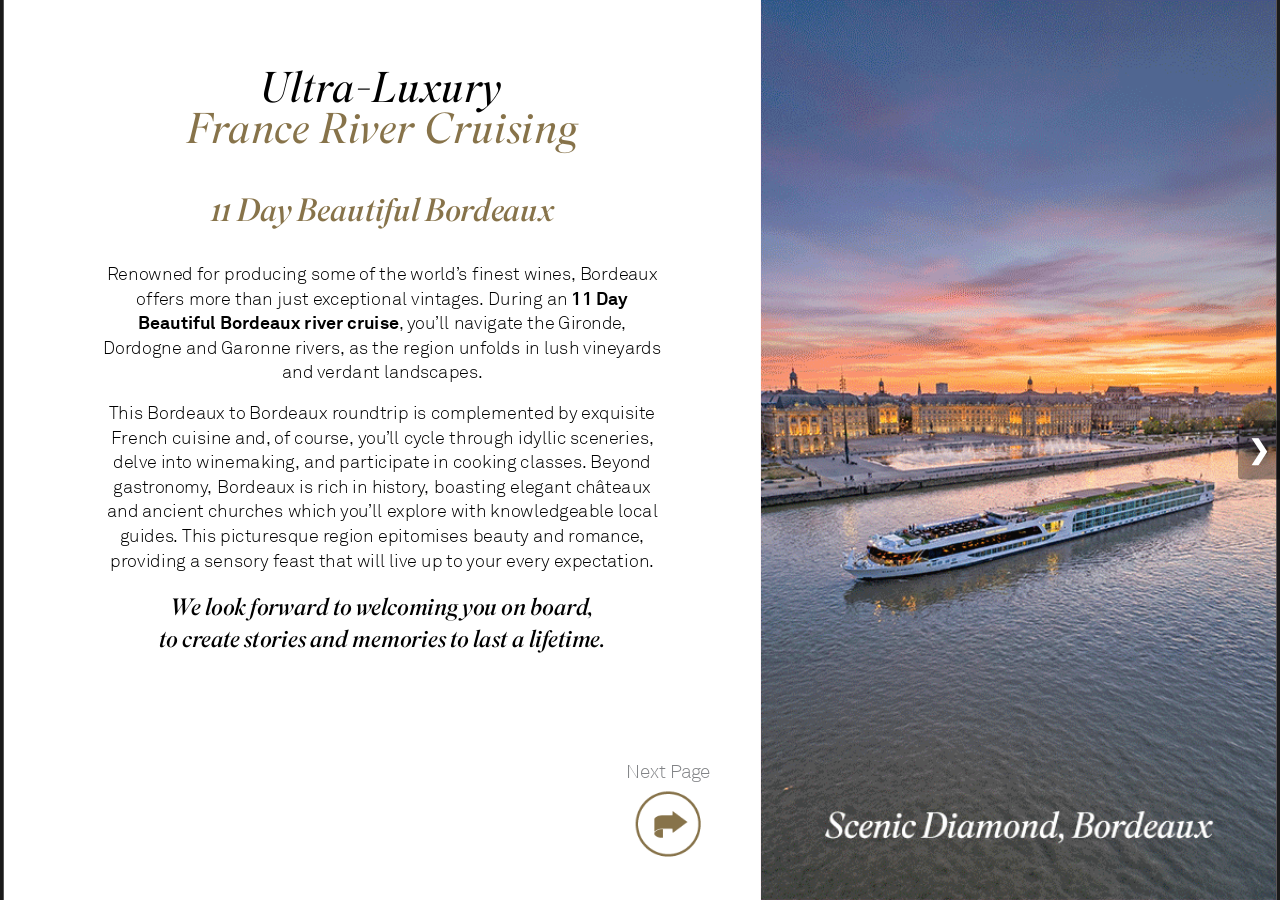
<file: index.html>
<!DOCTYPE html>
<html>
	<head>
		<meta name="viewport" content="width=device-width, initial-scale=1" />
		<link href="publication-web-resources/css/main.css" rel="stylesheet" type="text/css">
		</link>
		<script src="publication-web-resources/script/main.js" type="text/javascript">
		</script>
	</head>
	<body onload="showHideArrows()">
		<iframe onload="showHideArrows()" id="contentIFrame" class="contentIframeClass" allowtransparency="true" allow="popups" src="publication-web-resources/html/publication.html">		</iframe>
		<iframe id="dummyIFrame" class="dummyFrameClass">		</iframe>
		<div class="prev" onclick="showPreviousPage()">		&#10094;		</div>
		<div class="next" onclick="showNextPage()">		&#10095;		</div>
		<div id="pageDots"></div>
		<div id="zoomHint">Double-tap to zoom &bull; Swipe to turn page</div>
	</body>
</html>
</file>
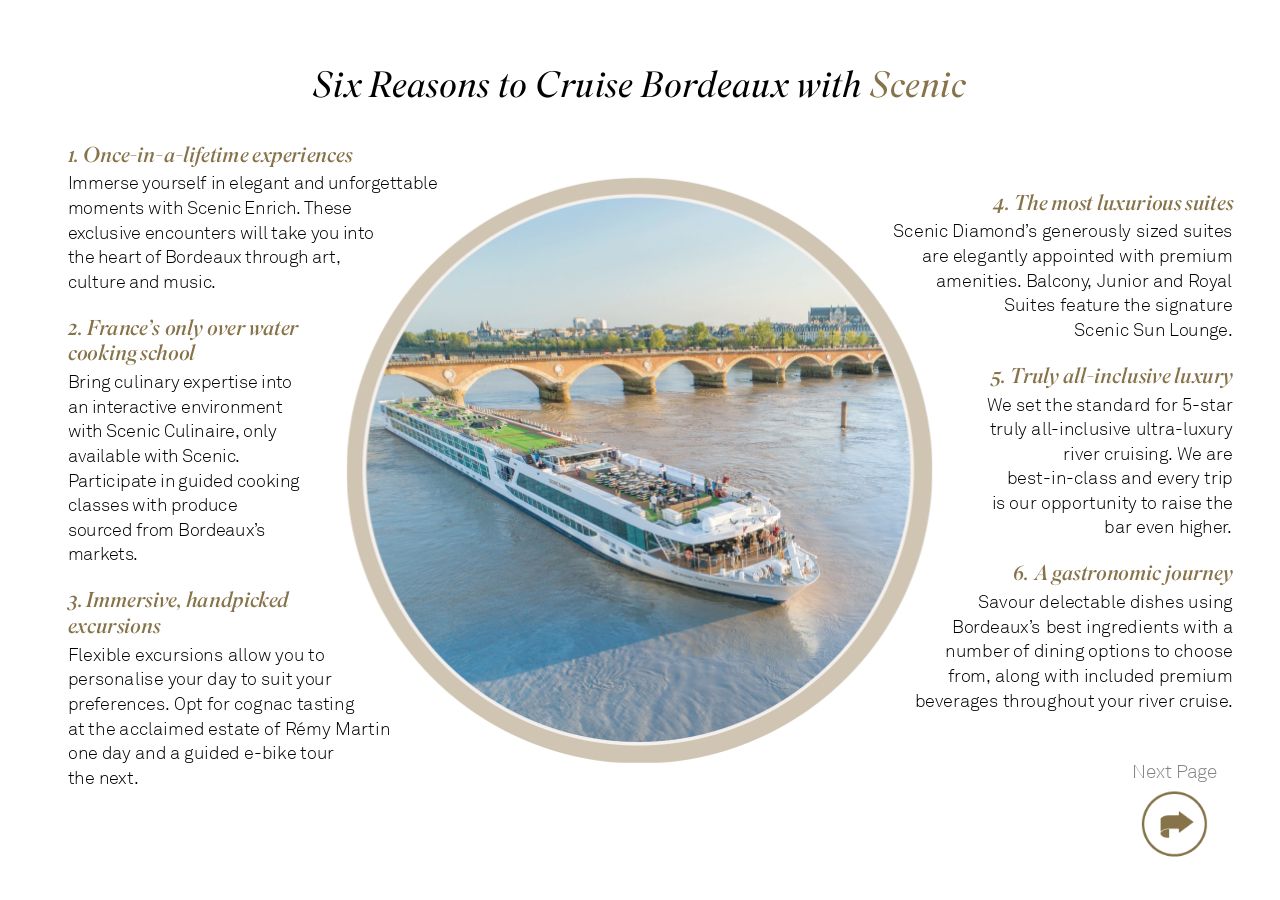
<file: publication-web-resources/html/publication-1.html>
<!DOCTYPE html>
<html xmlns="http://www.w3.org/1999/xhtml" lang="en-US">
	<head>
		<meta charset="utf-8" />
		<title>publication-1</title>
		<link href="../css/idGeneratedStyles.css" rel="stylesheet" type="text/css" />
		<script src="../script/idGeneratedScript.js" type="text/javascript"></script>
		<script src="../script/responsive.js" type="text/javascript"></script>
	</head>
	<body id="publication-1" onload="RegisterInteractiveHandlers();" style="width:1191px;height:842px;background-color:transparent;" data-media-selector="#_idContainer012" data-mobile-text-override="#_mobileSixReasons">
		<div style="position:absolute;overflow:hidden;left:0px;top:0px;-webkit-transform:translate(0.00px,0.00px);-ms-transform:translate(0.00px,0.00px);transform:translate(0.00px,0.00px);width:1190.55px;height:841.89px;background-color:white">
			<div id="_mobileSixReasons" style="display:none;position:absolute;top:0;left:0;width:620px;background:white;z-index:50;box-sizing:border-box;">
				<style>
					#_mobileSixReasons .msr-inner { padding:56px 40px 40px; box-sizing:border-box; }
					#_mobileSixReasons h1 { font-family:"Superior Title Light Italic", serif; font-weight:normal; font-style:italic; font-size:38px; color:#000; text-align:center; margin:0 0 34px; line-height:1.25; }
					#_mobileSixReasons h1 .msr-gold { color:#87734a; font-family:"Superior Title Regular Italic", serif; }
					#_mobileSixReasons .msr-item { text-align:center; margin-bottom:26px; }
					#_mobileSixReasons .msr-item:last-child { margin-bottom:0; }
					#_mobileSixReasons h2 { font-family:"Superior Title Regular Italic", serif; font-weight:500; font-style:italic; font-size:22px; color:#87734a; margin:0 0 8px; line-height:1.3; }
					#_mobileSixReasons p { font-family:"Akkurat-Light", sans-serif; font-size:17px; color:#000; margin:0; line-height:1.5; }
				</style>
				<div class="msr-inner">
					<h1>Six Reasons to Cruise Bordeaux with <span class="msr-gold">Scenic</span></h1>
					<div class="msr-item">
						<h2>1. Once-in-a-lifetime experiences</h2>
						<p>Immerse yourself in elegant and unforgettable moments with Scenic Enrich. These exclusive encounters will take you into the heart of Bordeaux through art, culture and music.</p>
					</div>
					<div class="msr-item">
						<h2>2. France&rsquo;s only over water cooking school</h2>
						<p>Bring culinary expertise into an interactive environment with Scenic Culinaire, only available with Scenic. Participate in guided cooking classes with produce sourced from Bordeaux&rsquo;s markets.</p>
					</div>
					<div class="msr-item">
						<h2>3. Immersive, handpicked excursions</h2>
						<p>Flexible excursions allow you to personalise your day to suit your preferences. Opt for cognac tasting at the acclaimed estate of R&eacute;my Martin one day and a guided e-bike tour the next.</p>
					</div>
					<div class="msr-item">
						<h2>4. The most luxurious suites</h2>
						<p>Scenic Diamond&rsquo;s generously sized suites are elegantly appointed with premium amenities. Balcony, Junior and Royal Suites feature the signature Scenic Sun Lounge.</p>
					</div>
					<div class="msr-item">
						<h2>5. Truly all-inclusive luxury</h2>
						<p>We set the standard for 5-star truly all-inclusive ultra-luxury river cruising. We are best-in-class and every trip is our opportunity to raise the bar even higher.</p>
					</div>
					<div class="msr-item">
						<h2>6. A gastronomic journey</h2>
						<p>Savour delectable dishes using Bordeaux&rsquo;s best ingredients with a number of dining options to choose from, along with included premium beverages throughout your river cruise.</p>
					</div>
				</div>
			</div>
			<div id="_idContainer011" class="_idGenAnimation _idGenAnimationStart-1 _mobileHideOnReflow" data-animationOnPageLoadActions="playAnimation(selfContainerID,&apos;_idGenPlayAnimation-2&apos;,0,&apos;&apos;);" data-idGenAnimationStartState="_idGenAnimationStart-1" data-idGenAnimationEndState="_idGenAnimationEnd-1">
				<div style="width:0px;height:0px;position:absolute;top:0px;left:0px;-webkit-transform-origin: 0% 0%; -webkit-transform: translate(0px,28px) rotate(0deg) scale(0.05);transform-origin: 0% 0%; transform: translate(0px,28px) rotate(0deg) scale(0.05);">
					<p class="Page-header ParaOverride-1" lang="en-US"><span id="_idTextSpan138" class="CharOverride-11" style="position:absolute;top:0px;left:0px;letter-spacing:10.2px;" lang="en-US">Six </span><span id="_idTextSpan139" class="CharOverride-11" style="position:absolute;top:0px;left:1041.74px;letter-spacing:9.35px;" lang="en-US">Reasons </span><span id="_idTextSpan140" class="CharOverride-11" style="position:absolute;top:0px;left:3461.13px;letter-spacing:9.07px;" lang="en-US">to </span><span id="_idTextSpan141" class="CharOverride-11" style="position:absolute;top:0px;left:4148.58px;letter-spacing:11.66px;" lang="en-US">Cruise </span><span id="_idTextSpan142" class="CharOverride-11" style="position:absolute;top:0px;left:6123.27px;letter-spacing:12.09px;" lang="en-US">Bordeaux </span><span id="_idTextSpan143" class="CharOverride-11" style="position:absolute;top:0px;left:9041.78px;letter-spacing:10.88px;" lang="en-US">with </span><span id="_idTextSpan144" class="CharOverride-12" style="position:absolute;top:0px;left:10414.67px;letter-spacing:9.71px;" lang="en-US">Scenic </span></p>
				</div>
			</div>
			<div id="_idContainer012" class="Basic-Graphics-Frame _idGenObjectStyle-Disabled">
				<div class="_idGenObjectAttribute-6">
					<img class="_idGenObjectAttribute-5 _idGenObjectAttribute-2" src="../image/S4812_DIGITAL_-_River_eDM_Flipbook_BOD_-_Wheel.gif" alt="" />
				</div>
			</div>
			<div id="_idContainer013" class="_mobileHideOnReflow">
				<div style="width:0px;height:0px;position:absolute;top:0px;left:0px;-webkit-transform-origin: 0% 0%; -webkit-transform: translate(0px,28px) rotate(0deg) scale(0.05);transform-origin: 0% 0%; transform: translate(0px,28px) rotate(0deg) scale(0.05);">
					<p class="Sub-heading---gold-italic ParaOverride-1" lang="en-US"><span id="_idTextSpan145" class="CharOverride-13" style="position:absolute;top:0px;left:0px;" lang="en-US">1. </span><span id="_idTextSpan146" class="CharOverride-13" style="position:absolute;top:0px;left:284.79px;" lang="en-US">Once-in-a-lifetime </span><span id="_idTextSpan147" class="CharOverride-13" style="position:absolute;top:0px;left:3449.13px;" lang="en-US">experiences </span></p>
					<p class="Body-copy ParaOverride-1"><span id="_idTextSpan148" class="CharOverride-3" style="position:absolute;top:525.05px;left:0px;letter-spacing:-3.4px;">Immerse </span><span id="_idTextSpan149" class="CharOverride-3" style="position:absolute;top:525.05px;left:1399.09px;letter-spacing:-4.53px;">yourself </span><span id="_idTextSpan150" class="CharOverride-3" style="position:absolute;top:525.05px;left:2675.77px;letter-spacing:-2.27px;">in </span><span id="_idTextSpan151" class="CharOverride-3" style="position:absolute;top:525.05px;left:3025.28px;letter-spacing:-3.19px;">elegant </span><span id="_idTextSpan152" class="CharOverride-3" style="position:absolute;top:525.05px;left:4226.82px;letter-spacing:-2.55px;">and </span><span id="_idTextSpan153" class="CharOverride-3" style="position:absolute;top:525.05px;left:4873.83px;letter-spacing:-4.01px;">unforgettable </span><span id="_idTextSpan154" class="CharOverride-3" style="position:absolute;top:985.05px;left:0px;letter-spacing:-2.98px;">moments </span><span id="_idTextSpan155" class="CharOverride-3" style="position:absolute;top:985.05px;left:1507.88px;letter-spacing:-2.72px;">with </span><span id="_idTextSpan156" class="CharOverride-3" style="position:absolute;top:985.05px;left:2230.03px;letter-spacing:-2.91px;">Scenic </span><span id="_idTextSpan157" class="CharOverride-3" style="position:absolute;top:985.05px;left:3308.84px;letter-spacing:-5.4px;">Enrich. </span><span id="_idTextSpan158" class="CharOverride-3" style="position:absolute;top:985.05px;left:4414.51px;letter-spacing:-2.27px;">These </span><span id="_idTextSpan159" class="CharOverride-3" style="position:absolute;top:1445.05px;left:0px;letter-spacing:-3.91px;">exclusive </span><span id="_idTextSpan160" class="CharOverride-3" style="position:absolute;top:1445.05px;left:1446px;letter-spacing:-3.71px;">encounters </span><span id="_idTextSpan161" class="CharOverride-3" style="position:absolute;top:1445.05px;left:3225.19px;letter-spacing:-2.72px;">will </span><span id="_idTextSpan162" class="CharOverride-3" style="position:absolute;top:1445.05px;left:3813.04px;letter-spacing:-3.4px;">take </span><span id="_idTextSpan163" class="CharOverride-3" style="position:absolute;top:1445.05px;left:4547.77px;letter-spacing:-3.82px;">you </span><span id="_idTextSpan164" class="CharOverride-3" style="position:absolute;top:1445.05px;left:5148.88px;letter-spacing:-2.72px;">into </span><span id="_idTextSpan165" class="CharOverride-3" style="position:absolute;top:1905.05px;left:0px;letter-spacing:-2.55px;">the </span><span id="_idTextSpan166" class="CharOverride-3" style="position:absolute;top:1905.05px;left:566.77px;letter-spacing:-2.27px;">heart </span><span id="_idTextSpan167" class="CharOverride-3" style="position:absolute;top:1905.05px;left:1450.41px;letter-spacing:-2.83px;">of </span><span id="_idTextSpan168" class="CharOverride-3" style="position:absolute;top:1905.05px;left:1816.59px;letter-spacing:-3.89px;">Bordeaux </span><span id="_idTextSpan169" class="CharOverride-3" style="position:absolute;top:1905.05px;left:3322.09px;letter-spacing:-3.74px;">through </span><span id="_idTextSpan170" class="CharOverride-3" style="position:absolute;top:1905.05px;left:4578.72px;letter-spacing:-3.4px;">art, </span><span id="_idTextSpan171" class="CharOverride-3" style="position:absolute;top:2365.05px;left:0px;letter-spacing:-3.4px;">culture </span><span id="_idTextSpan172" class="CharOverride-3" style="position:absolute;top:2365.05px;left:1146.46px;letter-spacing:-2.55px;">and </span><span id="_idTextSpan173" class="CharOverride-3" style="position:absolute;top:2365.05px;left:1793.48px;letter-spacing:-6.52px;">music.</span></p>
					<p class="Sub-heading---gold-italic ParaOverride-1" lang="en-US"><span id="_idTextSpan174" class="CharOverride-13" style="position:absolute;top:3240px;left:0px;letter-spacing:2.67px;" lang="en-US">2. </span><span id="_idTextSpan175" class="CharOverride-13" style="position:absolute;top:3240px;left:364.78px;letter-spacing:-3.11px;" lang="en-US">France’s </span><span id="_idTextSpan176" class="CharOverride-13" style="position:absolute;top:3240px;left:1813.17px;" lang="en-US">only </span><span id="_idTextSpan177" class="CharOverride-13" style="position:absolute;top:3240px;left:2605.15px;" lang="en-US">over </span><span id="_idTextSpan178" class="CharOverride-13" style="position:absolute;top:3240px;left:3386.73px;" lang="en-US">water </span><span id="_idTextSpan179" class="CharOverride-13" style="position:absolute;top:3720px;left:0px;" lang="en-US">cooking </span><span id="_idTextSpan180" class="CharOverride-13" style="position:absolute;top:3720px;left:1359.58px;letter-spacing:-1.14px;" lang="en-US">school </span></p>
					<p class="Body-copy ParaOverride-1"><span id="_idTextSpan181" class="CharOverride-3" style="position:absolute;top:4245.05px;left:0px;letter-spacing:-2.83px;">Bring </span><span id="_idTextSpan182" class="CharOverride-3" style="position:absolute;top:4245.05px;left:874.47px;letter-spacing:-3.02px;">culinary </span><span id="_idTextSpan183" class="CharOverride-3" style="position:absolute;top:4245.05px;left:2153.86px;letter-spacing:-3.06px;">expertise </span><span id="_idTextSpan184" class="CharOverride-3" style="position:absolute;top:4245.05px;left:3619.58px;letter-spacing:-2.72px;">into </span><span id="_idTextSpan185" class="CharOverride-3" style="position:absolute;top:4705.05px;left:0px;letter-spacing:-2.27px;">an </span><span id="_idTextSpan186" class="CharOverride-3" style="position:absolute;top:4705.05px;left:451.85px;letter-spacing:-3.97px;">interactive </span><span id="_idTextSpan187" class="CharOverride-3" style="position:absolute;top:4705.05px;left:2120.21px;letter-spacing:-3.63px;">environment </span><span id="_idTextSpan188" class="CharOverride-3" style="position:absolute;top:5165.05px;left:0px;letter-spacing:-2.72px;">with </span><span id="_idTextSpan189" class="CharOverride-3" style="position:absolute;top:5165.05px;left:722.15px;letter-spacing:-2.91px;">Scenic </span><span id="_idTextSpan190" class="CharOverride-3" style="position:absolute;top:5165.05px;left:1800.95px;letter-spacing:-5.56px;">Culinaire, </span><span id="_idTextSpan191" class="CharOverride-3" style="position:absolute;top:5165.05px;left:3284.35px;letter-spacing:-2.72px;">only </span><span id="_idTextSpan192" class="CharOverride-3" style="position:absolute;top:5625.05px;left:0px;letter-spacing:-3.47px;">available </span><span id="_idTextSpan193" class="CharOverride-3" style="position:absolute;top:5625.05px;left:1425.94px;letter-spacing:-2.72px;">with </span><span id="_idTextSpan194" class="CharOverride-3" style="position:absolute;top:5625.05px;left:2148.09px;letter-spacing:-5.31px;">Scenic. </span><span id="_idTextSpan195" class="CharOverride-3" style="position:absolute;top:6085.05px;left:0px;letter-spacing:-3.54px;">Participate </span><span id="_idTextSpan196" class="CharOverride-3" style="position:absolute;top:6085.05px;left:1728.87px;letter-spacing:-2.27px;">in </span><span id="_idTextSpan197" class="CharOverride-3" style="position:absolute;top:6085.05px;left:2074.63px;letter-spacing:-3.4px;">guided </span><span id="_idTextSpan198" class="CharOverride-3" style="position:absolute;top:6085.05px;left:3164.98px;letter-spacing:-2.55px;">cooking </span><span id="_idTextSpan199" class="CharOverride-3" style="position:absolute;top:6545.05px;left:0px;letter-spacing:-2.97px;">classes </span><span id="_idTextSpan200" class="CharOverride-3" style="position:absolute;top:6545.05px;left:1211.06px;letter-spacing:-2.72px;">with </span><span id="_idTextSpan201" class="CharOverride-3" style="position:absolute;top:6545.05px;left:1933.21px;letter-spacing:-3.31px;">produce </span><span id="_idTextSpan202" class="CharOverride-3" style="position:absolute;top:7005.05px;left:0px;letter-spacing:-3.74px;">sourced </span><span id="_idTextSpan203" class="CharOverride-3" style="position:absolute;top:7005.05px;left:1283.15px;letter-spacing:-3.94px;">from </span><span id="_idTextSpan204" class="CharOverride-3" style="position:absolute;top:7005.05px;left:2065.14px;letter-spacing:-5.5px;">Bordeaux’s </span><span id="_idTextSpan205" class="CharOverride-3" style="position:absolute;top:7465.05px;left:0px;letter-spacing:-6.16px;">markets.</span></p>
					<p class="Sub-heading---gold-italic ParaOverride-1" lang="en-US"><span id="_idTextSpan206" class="CharOverride-13" style="position:absolute;top:8340px;left:0px;" lang="en-US">3. </span><span id="_idTextSpan207" class="CharOverride-13" style="position:absolute;top:8340px;left:348.39px;" lang="en-US">Immersive, </span><span id="_idTextSpan208" class="CharOverride-13" style="position:absolute;top:8340px;left:2208.36px;letter-spacing:-0.73px;" lang="en-US">handpicked </span><span id="_idTextSpan209" class="CharOverride-13" style="position:absolute;top:8820px;left:0px;" lang="en-US">excursions</span></p>
					<p class="Body-copy ParaOverride-1"><span id="_idTextSpan210" class="CharOverride-3" style="position:absolute;top:9345.05px;left:0px;letter-spacing:-0.75px;">Flexible </span><span id="_idTextSpan211" class="CharOverride-3" style="position:absolute;top:9345.05px;left:1267.84px;letter-spacing:-0.93px;">excursions </span><span id="_idTextSpan212" class="CharOverride-3" style="position:absolute;top:9345.05px;left:2996.72px;letter-spacing:-0.57px;">allow </span><span id="_idTextSpan213" class="CharOverride-3" style="position:absolute;top:9345.05px;left:3886.15px;letter-spacing:-1.27px;">you </span><span id="_idTextSpan214" class="CharOverride-3" style="position:absolute;top:9345.05px;left:4500.85px;letter-spacing:-1.13px;">to </span><span id="_idTextSpan215" class="CharOverride-3" style="position:absolute;top:9805.05px;left:0px;letter-spacing:-0.28px;">personalise </span><span id="_idTextSpan216" class="CharOverride-3" style="position:absolute;top:9805.05px;left:1870.31px;letter-spacing:-1.02px;">your </span><span id="_idTextSpan217" class="CharOverride-3" style="position:absolute;top:9805.05px;left:2614.56px;letter-spacing:-0.85px;">day </span><span id="_idTextSpan218" class="CharOverride-3" style="position:absolute;top:9805.05px;left:3236.41px;letter-spacing:-1.13px;">to </span><span id="_idTextSpan219" class="CharOverride-3" style="position:absolute;top:9805.05px;left:3617.55px;">suit </span><span id="_idTextSpan220" class="CharOverride-3" style="position:absolute;top:9805.05px;left:4277.14px;letter-spacing:-1.02px;">your </span><span id="_idTextSpan221" class="CharOverride-3" style="position:absolute;top:10265.05px;left:0px;letter-spacing:-2.35px;">preferences. </span><span id="_idTextSpan222" class="CharOverride-3" style="position:absolute;top:10265.05px;left:1988.64px;letter-spacing:-0.85px;">Opt </span><span id="_idTextSpan223" class="CharOverride-3" style="position:absolute;top:10265.05px;left:2606.42px;letter-spacing:-1.27px;">for </span><span id="_idTextSpan224" class="CharOverride-3" style="position:absolute;top:10265.05px;left:3108.93px;">cognac </span><span id="_idTextSpan225" class="CharOverride-3" style="position:absolute;top:10265.05px;left:4285.99px;letter-spacing:-0.21px;">tasting </span><span id="_idTextSpan226" class="CharOverride-3" style="position:absolute;top:10725.05px;left:0px;letter-spacing:-0.57px;">at </span><span id="_idTextSpan227" class="CharOverride-3" style="position:absolute;top:10725.05px;left:387.94px;">the </span><span id="_idTextSpan228" class="CharOverride-3" style="position:absolute;top:10725.05px;left:968.31px;">acclaimed </span><span id="_idTextSpan229" class="CharOverride-3" style="position:absolute;top:10725.05px;left:2633.6px;letter-spacing:-0.97px;">estate </span><span id="_idTextSpan230" class="CharOverride-3" style="position:absolute;top:10725.05px;left:3682.83px;letter-spacing:-0.57px;">of </span><span id="_idTextSpan231" class="CharOverride-3" style="position:absolute;top:10725.05px;left:4059.21px;letter-spacing:-0.68px;">Rémy </span><span id="_idTextSpan232" class="CharOverride-3" style="position:absolute;top:10725.05px;left:4995.56px;letter-spacing:0.49px;">Martin </span><span id="_idTextSpan233" class="CharOverride-3" style="position:absolute;top:11185.05px;left:0px;">one </span><span id="_idTextSpan234" class="CharOverride-3" style="position:absolute;top:11185.05px;left:640.21px;letter-spacing:-0.85px;">day </span><span id="_idTextSpan235" class="CharOverride-3" style="position:absolute;top:11185.05px;left:1262.06px;">and </span><span id="_idTextSpan236" class="CharOverride-3" style="position:absolute;top:11185.05px;left:1922.67px;">a </span><span id="_idTextSpan237" class="CharOverride-3" style="position:absolute;top:11185.05px;left:2186.51px;letter-spacing:-0.49px;">guided </span><span id="_idTextSpan238" class="CharOverride-3" style="position:absolute;top:11185.05px;left:3304.42px;letter-spacing:-0.49px;">e-bike </span><span id="_idTextSpan239" class="CharOverride-3" style="position:absolute;top:11185.05px;left:4357.04px;letter-spacing:-0.68px;">tour </span><span id="_idTextSpan240" class="CharOverride-3" style="position:absolute;top:11645.05px;left:0px;">the </span><span id="_idTextSpan241" class="CharOverride-3" style="position:absolute;top:11645.05px;left:580.37px;letter-spacing:-2.72px;">next.</span></p>
				</div>
			</div>
			<div id="_idContainer014" class="_mobileHideOnReflow">
				<div style="width:0px;height:0px;position:absolute;top:0px;left:0px;-webkit-transform-origin: 0% 0%; -webkit-transform: translate(0px,28px) rotate(0deg) scale(0.05);transform-origin: 0% 0%; transform: translate(0px,28px) rotate(0deg) scale(0.05);">
					<p class="Sub-heading---gold-italic ParaOverride-1" lang="en-US"><span id="_idTextSpan242" class="CharOverride-13" style="position:absolute;top:0px;left:2536.08px;" lang="en-US">4. </span><span id="_idTextSpan243" class="CharOverride-13" style="position:absolute;top:0px;left:2914.47px;" lang="en-US">The </span><span id="_idTextSpan244" class="CharOverride-13" style="position:absolute;top:0px;left:3617.26px;" lang="en-US">most </span><span id="_idTextSpan245" class="CharOverride-13" style="position:absolute;top:0px;left:4470.45px;" lang="en-US">luxurious </span><span id="_idTextSpan246" class="CharOverride-13" style="position:absolute;top:0px;left:6125.62px;" lang="en-US">suites</span></p>
					<p class="Body-copy ParaOverride-1"><span id="_idTextSpan247" class="CharOverride-3" style="position:absolute;top:525.05px;left:661.4px;">Scenic </span><span id="_idTextSpan248" class="CharOverride-3" style="position:absolute;top:525.05px;left:1764.01px;letter-spacing:-2.21px;">Diamond’s </span><span id="_idTextSpan249" class="CharOverride-3" style="position:absolute;top:525.05px;left:3446.99px;letter-spacing:-1.17px;">generously </span><span id="_idTextSpan250" class="CharOverride-3" style="position:absolute;top:525.05px;left:5198.31px;letter-spacing:-0.57px;">sized </span><span id="_idTextSpan251" class="CharOverride-3" style="position:absolute;top:525.05px;left:6079.57px;letter-spacing:-0.49px;">suites </span><span id="_idTextSpan252" class="CharOverride-3" style="position:absolute;top:985.05px;left:1199.27px;letter-spacing:-0.85px;">are </span><span id="_idTextSpan253" class="CharOverride-3" style="position:absolute;top:985.05px;left:1772.5px;letter-spacing:-0.51px;">elegantly </span><span id="_idTextSpan254" class="CharOverride-3" style="position:absolute;top:985.05px;left:3255.55px;letter-spacing:-0.51px;">appointed </span><span id="_idTextSpan255" class="CharOverride-3" style="position:absolute;top:985.05px;left:4891.28px;">with </span><span id="_idTextSpan256" class="CharOverride-3" style="position:absolute;top:985.05px;left:5630.43px;letter-spacing:-0.42px;">premium </span><span id="_idTextSpan257" class="CharOverride-3" style="position:absolute;top:1445.05px;left:1469.91px;letter-spacing:-1.85px;">amenities. </span><span id="_idTextSpan258" class="CharOverride-3" style="position:absolute;top:1445.05px;left:3142px;letter-spacing:-6.08px;">Balcony, </span><span id="_idTextSpan259" class="CharOverride-3" style="position:absolute;top:1445.05px;left:4470.72px;">Junior </span><span id="_idTextSpan260" class="CharOverride-3" style="position:absolute;top:1445.05px;left:5515.86px;">and </span><span id="_idTextSpan261" class="CharOverride-3" style="position:absolute;top:1445.05px;left:6176.47px;letter-spacing:-2.27px;">Royal </span><span id="_idTextSpan262" class="CharOverride-3" style="position:absolute;top:1905.05px;left:2727.89px;letter-spacing:-0.49px;">Suites </span><span id="_idTextSpan263" class="CharOverride-3" style="position:absolute;top:1905.05px;left:3778.82px;letter-spacing:-0.85px;">feature </span><span id="_idTextSpan264" class="CharOverride-3" style="position:absolute;top:1905.05px;left:4975.27px;">the </span><span id="_idTextSpan265" class="CharOverride-3" style="position:absolute;top:1905.05px;left:5555.64px;letter-spacing:-0.51px;">signature </span><span id="_idTextSpan266" class="CharOverride-3" style="position:absolute;top:2365.05px;left:4045.04px;">Scenic </span><span id="_idTextSpan267" class="CharOverride-3" style="position:absolute;top:2365.05px;left:5147.64px;">Sun </span><span id="_idTextSpan268" class="CharOverride-3" style="position:absolute;top:2365.05px;left:5828.66px;letter-spacing:-3.82px;">Lounge. </span></p>
					<p class="Sub-heading---gold-italic ParaOverride-1" lang="en-US"><span id="_idTextSpan269" class="CharOverride-13" style="position:absolute;top:3240px;left:2490.1px;" lang="en-US">5. </span><span id="_idTextSpan270" class="CharOverride-13" style="position:absolute;top:3240px;left:2842.89px;letter-spacing:-1.33px;" lang="en-US">Truly </span><span id="_idTextSpan271" class="CharOverride-13" style="position:absolute;top:3240px;left:3839.67px;" lang="en-US">all-inclusive </span><span id="_idTextSpan272" class="CharOverride-13" style="position:absolute;top:3240px;left:5920.82px;" lang="en-US">luxury</span></p>
					<p class="Body-copy ParaOverride-1"><span id="_idTextSpan273" class="CharOverride-3" style="position:absolute;top:3765.05px;left:2407.95px;letter-spacing:-1.7px;">We </span><span id="_idTextSpan274" class="CharOverride-3" style="position:absolute;top:3765.05px;left:2952.28px;letter-spacing:-0.42px;">set </span><span id="_idTextSpan275" class="CharOverride-3" style="position:absolute;top:3765.05px;left:3506.81px;">the </span><span id="_idTextSpan276" class="CharOverride-3" style="position:absolute;top:3765.05px;left:4087.18px;letter-spacing:-0.87px;">standard </span><span id="_idTextSpan277" class="CharOverride-3" style="position:absolute;top:3765.05px;left:5558.69px;letter-spacing:-1.27px;">for </span><span id="_idTextSpan278" class="CharOverride-3" style="position:absolute;top:3765.05px;left:6061.21px;letter-spacing:-0.24px;">5-star </span><span id="_idTextSpan279" class="CharOverride-3" style="position:absolute;top:4225.05px;left:2469.84px;letter-spacing:-1.13px;">truly </span><span id="_idTextSpan280" class="CharOverride-3" style="position:absolute;top:4225.05px;left:3247.41px;letter-spacing:-0.73px;">all-inclusive </span><span id="_idTextSpan281" class="CharOverride-3" style="position:absolute;top:4225.05px;left:5196.27px;letter-spacing:-0.52px;">ultra-luxury </span><span id="_idTextSpan282" class="CharOverride-3" style="position:absolute;top:4685.05px;left:3845.12px;letter-spacing:-0.28px;">river </span><span id="_idTextSpan283" class="CharOverride-3" style="position:absolute;top:4685.05px;left:4606.03px;letter-spacing:-2.55px;">cruising. </span><span id="_idTextSpan284" class="CharOverride-3" style="position:absolute;top:4685.05px;left:5975.53px;letter-spacing:-1.7px;">We </span><span id="_idTextSpan285" class="CharOverride-3" style="position:absolute;top:4685.05px;left:6519.87px;letter-spacing:-0.85px;">are </span><span id="_idTextSpan286" class="CharOverride-3" style="position:absolute;top:5145.05px;left:2787.73px;letter-spacing:-0.12px;">best-in-class </span><span id="_idTextSpan287" class="CharOverride-3" style="position:absolute;top:5145.05px;left:4929.7px;">and </span><span id="_idTextSpan288" class="CharOverride-3" style="position:absolute;top:5145.05px;left:5590.31px;letter-spacing:-0.57px;">every </span><span id="_idTextSpan289" class="CharOverride-3" style="position:absolute;top:5145.05px;left:6477.7px;">trip </span><span id="_idTextSpan290" class="CharOverride-3" style="position:absolute;top:5605.05px;left:2501.8px;">is </span><span id="_idTextSpan291" class="CharOverride-3" style="position:absolute;top:5605.05px;left:2837.38px;">our </span><span id="_idTextSpan292" class="CharOverride-3" style="position:absolute;top:5605.05px;left:3423.87px;letter-spacing:0.14px;">opportunity </span><span id="_idTextSpan293" class="CharOverride-3" style="position:absolute;top:5605.05px;left:5295.89px;letter-spacing:-1.13px;">to </span><span id="_idTextSpan294" class="CharOverride-3" style="position:absolute;top:5605.05px;left:5677.02px;letter-spacing:-0.57px;">raise </span><span id="_idTextSpan295" class="CharOverride-3" style="position:absolute;top:5605.05px;left:6512.73px;">the </span><span id="_idTextSpan296" class="CharOverride-3" style="position:absolute;top:6065.05px;left:4615.54px;">bar </span><span id="_idTextSpan297" class="CharOverride-3" style="position:absolute;top:6065.05px;left:5207.48px;letter-spacing:-0.68px;">even </span><span id="_idTextSpan298" class="CharOverride-3" style="position:absolute;top:6065.05px;left:6000.69px;letter-spacing:-7.04px;">higher.</span></p>
					<p class="Sub-heading---gold-italic ParaOverride-1" lang="en-US"><span id="_idTextSpan299" class="CharOverride-13" style="position:absolute;top:6940px;left:2912.47px;" lang="en-US">6. </span><span id="_idTextSpan300" class="CharOverride-13" style="position:absolute;top:6940px;left:3289.26px;" lang="en-US">A </span><span id="_idTextSpan301" class="CharOverride-13" style="position:absolute;top:6940px;left:3632.05px;letter-spacing:-0.33px;" lang="en-US">gastronomic </span><span id="_idTextSpan302" class="CharOverride-13" style="position:absolute;top:6940px;left:5751.62px;" lang="en-US">journey</span></p>
					<p class="Body-copy ParaOverride-1"><span id="_idTextSpan303" class="CharOverride-3" style="position:absolute;top:7465.05px;left:2251.55px;letter-spacing:-0.58px;">Savour </span><span id="_idTextSpan304" class="CharOverride-3" style="position:absolute;top:7465.05px;left:3394.97px;letter-spacing:-0.46px;">delectable </span><span id="_idTextSpan305" class="CharOverride-3" style="position:absolute;top:7465.05px;left:5090.19px;">dishes </span><span id="_idTextSpan306" class="CharOverride-3" style="position:absolute;top:7465.05px;left:6179.87px;">using </span><span id="_idTextSpan307" class="CharOverride-3" style="position:absolute;top:7925.05px;left:1757.89px;letter-spacing:-2.72px;">Bordeaux’s </span><span id="_idTextSpan308" class="CharOverride-3" style="position:absolute;top:7925.05px;left:3518.39px;letter-spacing:-0.34px;">best </span><span id="_idTextSpan309" class="CharOverride-3" style="position:absolute;top:7925.05px;left:4271.48px;letter-spacing:-0.28px;">ingredients </span><span id="_idTextSpan310" class="CharOverride-3" style="position:absolute;top:7925.05px;left:6090.12px;">with </span><span id="_idTextSpan311" class="CharOverride-3" style="position:absolute;top:7925.05px;left:6829.26px;">a </span><span id="_idTextSpan312" class="CharOverride-3" style="position:absolute;top:8385.05px;left:1633.44px;">number </span><span id="_idTextSpan313" class="CharOverride-3" style="position:absolute;top:8385.05px;left:2911.83px;letter-spacing:-0.57px;">of </span><span id="_idTextSpan314" class="CharOverride-3" style="position:absolute;top:8385.05px;left:3288.21px;">dining </span><span id="_idTextSpan315" class="CharOverride-3" style="position:absolute;top:8385.05px;left:4314.31px;letter-spacing:-0.42px;">options </span><span id="_idTextSpan316" class="CharOverride-3" style="position:absolute;top:8385.05px;left:5540.34px;letter-spacing:-1.13px;">to </span><span id="_idTextSpan317" class="CharOverride-3" style="position:absolute;top:8385.05px;left:5921.47px;letter-spacing:-0.34px;">choose </span><span id="_idTextSpan318" class="CharOverride-3" style="position:absolute;top:8845.05px;left:1688.51px;letter-spacing:-3.85px;">from, </span><span id="_idTextSpan319" class="CharOverride-3" style="position:absolute;top:8845.05px;left:2561.97px;letter-spacing:-0.28px;">along </span><span id="_idTextSpan320" class="CharOverride-3" style="position:absolute;top:8845.05px;left:3484.04px;">with </span><span id="_idTextSpan321" class="CharOverride-3" style="position:absolute;top:8845.05px;left:4223.19px;">included </span><span id="_idTextSpan322" class="CharOverride-3" style="position:absolute;top:8845.05px;left:5630.43px;letter-spacing:-0.42px;">premium </span><span id="_idTextSpan323" class="CharOverride-3" style="position:absolute;top:9305.05px;left:1063.95px;letter-spacing:-1.02px;">beverages </span><span id="_idTextSpan324" class="CharOverride-3" style="position:absolute;top:9305.05px;left:2709.53px;letter-spacing:-0.56px;">throughout </span><span id="_idTextSpan325" class="CharOverride-3" style="position:absolute;top:9305.05px;left:4503.01px;letter-spacing:-1.02px;">your </span><span id="_idTextSpan326" class="CharOverride-3" style="position:absolute;top:9305.05px;left:5247.26px;letter-spacing:-0.28px;">river </span><span id="_idTextSpan327" class="CharOverride-3" style="position:absolute;top:9305.05px;left:6008.17px;letter-spacing:-3.64px;">cruise.</span></p>
				</div>
			</div>
			<div id="_idContainer015" class="Basic-Graphics-Frame _idGenObjectStyle-Disabled _mobileHideOnReflow">
				<img class="_idGenObjectAttribute-4 _idGenObjectAttribute-2" src="[data-uri]" alt="" />
			</div>
			<div id="_idContainer019" class="_mobileHideOnReflow">
				<div id="_idContainer016" class="_idGenObjectStyle-Disabled">
					<img class="_idGenObjectAttribute-4 _idGenObjectAttribute-2" src="[data-uri]" alt="" />
				</div>
				<div id="_idContainer017" class="_idGenObjectStyle-Disabled">
					<img class="_idGenObjectAttribute-4 _idGenObjectAttribute-2" src="[data-uri]" alt="" />
				</div>
				<div id="_idContainer018" class="_idGenObjectStyle-Disabled">
					<img class="_idGenObjectAttribute-4 _idGenObjectAttribute-2" src="[data-uri]" alt="" />
				</div>
			</div>
			<div id="_idContainer021" class="_idGenButton" data-clickactions="goToDestination(&apos;publication-2.html&apos;);">
				<div class="_idGen-Appearance-Normal" id="_idContainer020">
					<img class="_idGenObjectAttribute-4 _idGenObjectAttribute-2" src="[data-uri]" alt="" />
				</div>
			</div>
			<div id="_idContainer022" class="Basic-Text-Frame">
				<div style="width:0px;height:0px;position:absolute;top:0px;left:0px;-webkit-transform-origin: 0% 0%; -webkit-transform: translate(0px,28px) rotate(0deg) scale(0.05);transform-origin: 0% 0%; transform: translate(0px,28px) rotate(0deg) scale(0.05);">
					<p class="SELL_SELL-PAGE-TITLE ParaOverride-1"><span id="_idTextSpan328" class="CharOverride-8" style="position:absolute;top:-50.35px;left:351.81px;">N</span><span id="_idTextSpan329" class="CharOverride-9" style="position:absolute;top:-50.35px;left:608.96px;letter-spacing:-0.87px;">ext </span><span id="_idTextSpan330" class="CharOverride-10" style="position:absolute;top:-47.36px;left:1161.59px;letter-spacing:-1.72px;">Page</span></p>
				</div>
			</div>
		</div>
	</body>
</html>
</file>
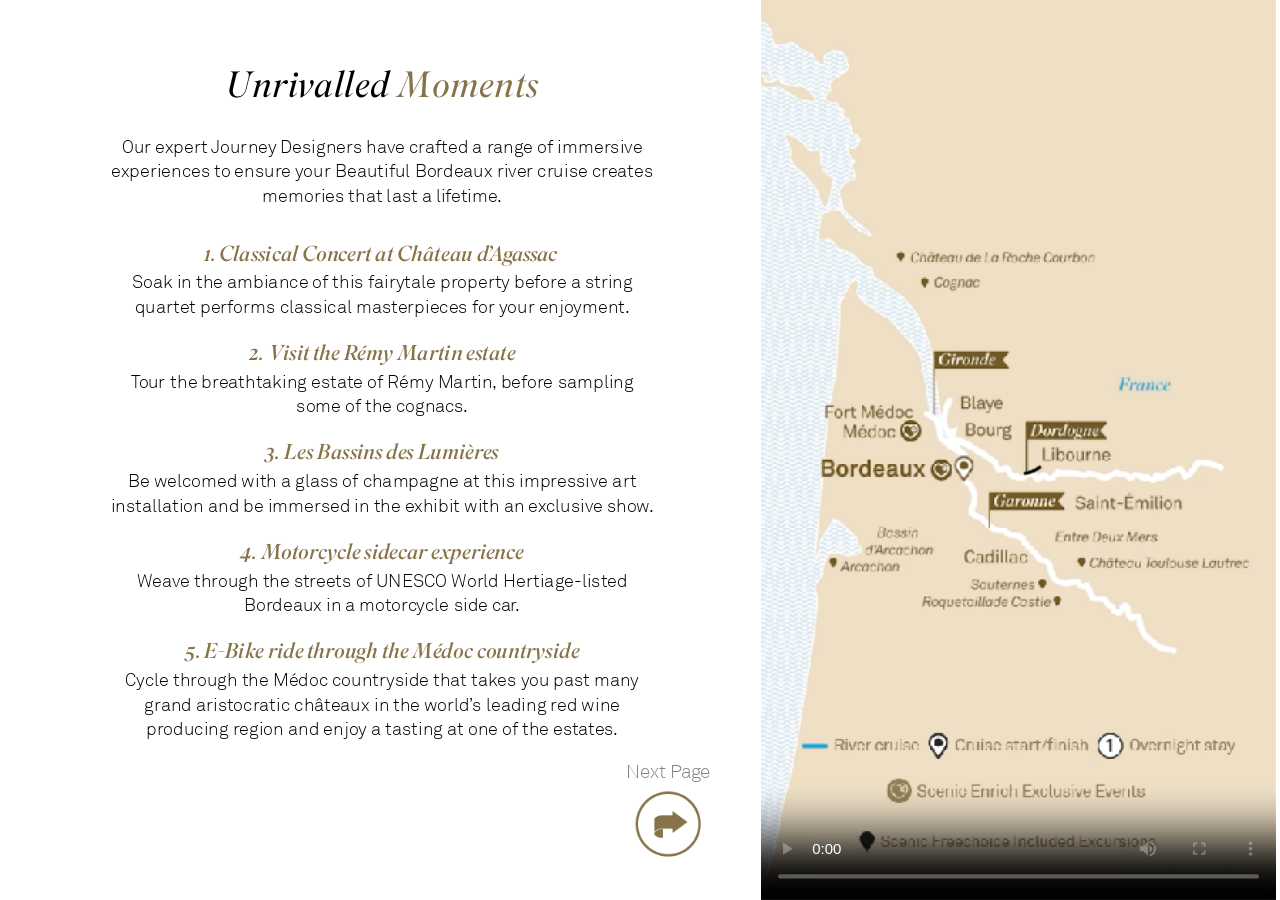
<file: publication-web-resources/html/publication-2.html>
<!DOCTYPE html>
<html xmlns="http://www.w3.org/1999/xhtml" lang="en-US">
	<head>
		<meta charset="utf-8" />
		<title>publication-2</title>
		<link href="../css/idGeneratedStyles.css" rel="stylesheet" type="text/css" />
		<script src="../script/idGeneratedScript.js" type="text/javascript"></script>
		<script src="../script/responsive.js" type="text/javascript"></script>
	</head>
	<body id="publication-2" onload="RegisterInteractiveHandlers();" style="width:1191px;height:842px;background-color:transparent;">
		<div style="position:absolute;overflow:hidden;left:0px;top:0px;-webkit-transform:translate(0.00px,0.00px);-ms-transform:translate(0.00px,0.00px);transform:translate(0.00px,0.00px);width:1190.55px;height:841.89px;background-color:white">
			<div id="_idContainer023" class="_idGenAnimation _idGenAnimationStart-1" data-animationOnPageLoadActions="playAnimation(selfContainerID,&apos;_idGenPlayAnimation-3&apos;,0,&apos;&apos;);" data-idGenAnimationStartState="_idGenAnimationStart-1" data-idGenAnimationEndState="_idGenAnimationEnd-1">
				<div style="width:0px;height:0px;position:absolute;top:0px;left:0px;-webkit-transform-origin: 0% 0%; -webkit-transform: translate(0px,28px) rotate(0deg) scale(0.05);transform-origin: 0% 0%; transform: translate(0px,28px) rotate(0deg) scale(0.05);">
					<p class="Page-header ParaOverride-1" lang="en-US"><span id="_idTextSpan331" class="CharOverride-11" style="position:absolute;top:0px;left:2963.67px;letter-spacing:12.36px;" lang="en-US">Unrivalled </span><span id="_idTextSpan332" class="CharOverride-12" style="position:absolute;top:0px;left:6172.55px;letter-spacing:10.69px;" lang="en-US">Moments</span></p>
				</div>
			</div>
			<div id="_idContainer024">
				<div style="width:0px;height:0px;position:absolute;top:0px;left:0px;-webkit-transform-origin: 0% 0%; -webkit-transform: translate(0px,40px) rotate(0deg) scale(0.05);transform-origin: 0% 0%; transform: translate(0px,40px) rotate(0deg) scale(0.05);">
					<p class="Body-copy ParaOverride-1"><span id="_idTextSpan333" class="CharOverride-3" style="position:absolute;top:-49.13px;left:1013.12px;">Our </span><span id="_idTextSpan334" class="CharOverride-3" style="position:absolute;top:-49.13px;left:1637.69px;">expert </span><span id="_idTextSpan335" class="CharOverride-3" style="position:absolute;top:-49.13px;left:2679.77px;letter-spacing:-0.43px;">Journey </span><span id="_idTextSpan336" class="CharOverride-3" style="position:absolute;top:-49.13px;left:3979.23px;letter-spacing:-0.34px;">Designers </span><span id="_idTextSpan337" class="CharOverride-3" style="position:absolute;top:-49.13px;left:5587.4px;letter-spacing:-0.81px;">have </span><span id="_idTextSpan338" class="CharOverride-3" style="position:absolute;top:-49.13px;left:6387.42px;letter-spacing:-0.85px;">crafted </span><span id="_idTextSpan339" class="CharOverride-3" style="position:absolute;top:-49.13px;left:7575.02px;letter-spacing:0px;">a </span><span id="_idTextSpan340" class="CharOverride-3" style="position:absolute;top:-49.13px;left:7838.86px;letter-spacing:-1.13px;">range </span><span id="_idTextSpan341" class="CharOverride-3" style="position:absolute;top:-49.13px;left:8788.13px;letter-spacing:-0.57px;">of </span><span id="_idTextSpan342" class="CharOverride-3" style="position:absolute;top:-49.13px;left:9164.5px;letter-spacing:-0.51px;">immersive </span><span id="_idTextSpan343" class="CharOverride-3" style="position:absolute;top:410.87px;left:813.88px;letter-spacing:-0.28px;">experiences </span><span id="_idTextSpan344" class="CharOverride-3" style="position:absolute;top:410.87px;left:2739.95px;letter-spacing:-1.13px;">to </span><span id="_idTextSpan345" class="CharOverride-3" style="position:absolute;top:410.87px;left:3121.09px;letter-spacing:-0.49px;">ensure </span><span id="_idTextSpan346" class="CharOverride-3" style="position:absolute;top:410.87px;left:4257.35px;letter-spacing:-1.02px;">your </span><span id="_idTextSpan347" class="CharOverride-3" style="position:absolute;top:410.87px;left:5001.6px;letter-spacing:-0.51px;">Beautiful </span><span id="_idTextSpan348" class="CharOverride-3" style="position:absolute;top:410.87px;left:6492.82px;letter-spacing:-0.87px;">Bordeaux </span><span id="_idTextSpan349" class="CharOverride-3" style="position:absolute;top:410.87px;left:8028.92px;letter-spacing:-0.28px;">river </span><span id="_idTextSpan350" class="CharOverride-3" style="position:absolute;top:410.87px;left:8789.83px;letter-spacing:-0.49px;">cruise </span><span id="_idTextSpan351" class="CharOverride-3" style="position:absolute;top:410.87px;left:9807.1px;letter-spacing:-1.06px;">creates </span><span id="_idTextSpan352" class="CharOverride-3" style="position:absolute;top:870.87px;left:3641.62px;">memories </span><span id="_idTextSpan353" class="CharOverride-3" style="position:absolute;top:870.87px;left:5253.88px;letter-spacing:-0.34px;">that </span><span id="_idTextSpan354" class="CharOverride-3" style="position:absolute;top:870.87px;left:5965.83px;letter-spacing:-0.34px;">last </span><span id="_idTextSpan355" class="CharOverride-3" style="position:absolute;top:870.87px;left:6622.7px;">a </span><span id="_idTextSpan356" class="CharOverride-3" style="position:absolute;top:870.87px;left:6886.54px;letter-spacing:-2.55px;">lifetime. </span></p>
				</div>
			</div>
			<div id="_idContainer025" class="_idGenMedia" data-mediaOnPageLoadActions="onMediaStart(selfContainerID,0.00,1.5);">
				<div class="_idGenObjectAttribute-3">
					<video id="_idVideo000" poster="../image/22.png" loop="loop" controls="controls">
						<source src="../video/BOD-2024-Main_842x482_port_update_CA.mp4" type="video/mp4" />
					</video>
				</div>
			</div>
			<div id="_idContainer026">
				<div style="width:0px;height:0px;position:absolute;top:0px;left:0px;-webkit-transform-origin: 0% 0%; -webkit-transform: translate(0px,40px) rotate(0deg) scale(0.05);transform-origin: 0% 0%; transform: translate(0px,40px) rotate(0deg) scale(0.05);">
					<p class="Sub-heading---gold-italic ParaOverride-1" lang="en-US"><span id="_idTextSpan357" class="CharOverride-13" style="position:absolute;top:0px;left:2549.68px;" lang="en-US">1. </span><span id="_idTextSpan358" class="CharOverride-13" style="position:absolute;top:0px;left:2834.47px;" lang="en-US">Classical </span><span id="_idTextSpan359" class="CharOverride-13" style="position:absolute;top:0px;left:4378.44px;" lang="en-US">Concert </span><span id="_idTextSpan360" class="CharOverride-13" style="position:absolute;top:0px;left:5760.81px;" lang="en-US">at </span><span id="_idTextSpan361" class="CharOverride-13" style="position:absolute;top:0px;left:6166.8px;" lang="en-US">Château </span><span id="_idTextSpan362" class="CharOverride-13" style="position:absolute;top:0px;left:7650.77px;letter-spacing:-7.55px;" lang="en-US">d’Agassac</span></p>
					<p class="Body-copy ParaOverride-1"><span id="_idTextSpan363" class="CharOverride-3" style="position:absolute;top:525.05px;left:1199.09px;">Soak </span><span id="_idTextSpan364" class="CharOverride-3" style="position:absolute;top:525.05px;left:2042.28px;">in </span><span id="_idTextSpan365" class="CharOverride-3" style="position:absolute;top:525.05px;left:2402px;">the </span><span id="_idTextSpan366" class="CharOverride-3" style="position:absolute;top:525.05px;left:2982.37px;">ambiance </span><span id="_idTextSpan367" class="CharOverride-3" style="position:absolute;top:525.05px;left:4576.95px;letter-spacing:-0.57px;">of </span><span id="_idTextSpan368" class="CharOverride-3" style="position:absolute;top:525.05px;left:4953.32px;">this </span><span id="_idTextSpan369" class="CharOverride-3" style="position:absolute;top:525.05px;left:5612.91px;letter-spacing:-0.34px;">fairytale </span><span id="_idTextSpan370" class="CharOverride-3" style="position:absolute;top:525.05px;left:6968.14px;letter-spacing:-0.3px;">property </span><span id="_idTextSpan371" class="CharOverride-3" style="position:absolute;top:525.05px;left:8352.26px;letter-spacing:-1.46px;">before </span><span id="_idTextSpan372" class="CharOverride-3" style="position:absolute;top:525.05px;left:9414.75px;letter-spacing:0px;">a </span><span id="_idTextSpan373" class="CharOverride-3" style="position:absolute;top:525.05px;left:9678.58px;letter-spacing:-0.24px;">string </span><span id="_idTextSpan374" class="CharOverride-3" style="position:absolute;top:985.05px;left:1255.37px;letter-spacing:-0.21px;">quartet </span><span id="_idTextSpan375" class="CharOverride-3" style="position:absolute;top:985.05px;left:2478.67px;letter-spacing:-0.38px;">performs </span><span id="_idTextSpan376" class="CharOverride-3" style="position:absolute;top:985.05px;left:3965.82px;">classical </span><span id="_idTextSpan377" class="CharOverride-3" style="position:absolute;top:985.05px;left:5394.81px;letter-spacing:-0.39px;">masterpieces </span><span id="_idTextSpan378" class="CharOverride-3" style="position:absolute;top:985.05px;left:7565.35px;letter-spacing:-1.28px;">for </span><span id="_idTextSpan379" class="CharOverride-3" style="position:absolute;top:985.05px;left:8067.86px;letter-spacing:-1.02px;">your </span><span id="_idTextSpan380" class="CharOverride-3" style="position:absolute;top:985.05px;left:8812.11px;letter-spacing:-1.53px;">enjoyment.</span></p>
					<p class="Sub-heading---gold-italic ParaOverride-1" lang="en-US"><span id="_idTextSpan381" class="CharOverride-13" style="position:absolute;top:1860px;left:3394.27px;letter-spacing:2.67px;" lang="en-US">2. </span><span id="_idTextSpan382" class="CharOverride-13" style="position:absolute;top:1860px;left:3759.05px;" lang="en-US">Visit </span><span id="_idTextSpan383" class="CharOverride-13" style="position:absolute;top:1860px;left:4590.24px;" lang="en-US">the </span><span id="_idTextSpan384" class="CharOverride-13" style="position:absolute;top:1860px;left:5165.82px;letter-spacing:-2.4px;" lang="en-US">Rémy </span><span id="_idTextSpan385" class="CharOverride-13" style="position:absolute;top:1860px;left:6161.4px;" lang="en-US">Martin </span><span id="_idTextSpan386" class="CharOverride-13" style="position:absolute;top:1860px;left:7458.98px;" lang="en-US">estate</span></p>
					<p class="Body-copy ParaOverride-1"><span id="_idTextSpan387" class="CharOverride-3" style="position:absolute;top:2385.05px;left:1182.6px;letter-spacing:-6.12px;">Tour </span><span id="_idTextSpan388" class="CharOverride-3" style="position:absolute;top:2385.05px;left:1919.71px;">the </span><span id="_idTextSpan389" class="CharOverride-3" style="position:absolute;top:2385.05px;left:2500.08px;letter-spacing:-0.52px;">breathtaking </span><span id="_idTextSpan390" class="CharOverride-3" style="position:absolute;top:2385.05px;left:4559.1px;letter-spacing:-0.97px;">estate </span><span id="_idTextSpan391" class="CharOverride-3" style="position:absolute;top:2385.05px;left:5608.33px;letter-spacing:-0.57px;">of </span><span id="_idTextSpan392" class="CharOverride-3" style="position:absolute;top:2385.05px;left:5984.7px;letter-spacing:-0.68px;">Rémy </span><span id="_idTextSpan393" class="CharOverride-3" style="position:absolute;top:2385.05px;left:6921.05px;letter-spacing:-1.7px;">Martin, </span><span id="_idTextSpan394" class="CharOverride-3" style="position:absolute;top:2385.05px;left:8104.58px;letter-spacing:-1.46px;">before </span><span id="_idTextSpan395" class="CharOverride-3" style="position:absolute;top:2385.05px;left:9167.07px;">sampling </span><span id="_idTextSpan396" class="CharOverride-3" style="position:absolute;top:2845.05px;left:4277.75px;">some </span><span id="_idTextSpan397" class="CharOverride-3" style="position:absolute;top:2845.05px;left:5191.32px;letter-spacing:-0.57px;">of </span><span id="_idTextSpan398" class="CharOverride-3" style="position:absolute;top:2845.05px;left:5567.7px;">the </span><span id="_idTextSpan399" class="CharOverride-3" style="position:absolute;top:2845.05px;left:6148.07px;letter-spacing:-2.55px;">cognacs.</span></p>
					<p class="Sub-heading---gold-italic ParaOverride-1" lang="en-US"><span id="_idTextSpan400" class="CharOverride-13" style="position:absolute;top:3720px;left:3702.45px;" lang="en-US">3. </span><span id="_idTextSpan401" class="CharOverride-13" style="position:absolute;top:3720px;left:4050.84px;letter-spacing:2px;" lang="en-US">Les </span><span id="_idTextSpan402" class="CharOverride-13" style="position:absolute;top:3720px;left:4669.23px;letter-spacing:1px;" lang="en-US">Bassins </span><span id="_idTextSpan403" class="CharOverride-13" style="position:absolute;top:3720px;left:5960.8px;" lang="en-US">des </span><span id="_idTextSpan404" class="CharOverride-13" style="position:absolute;top:3720px;left:6552.79px;letter-spacing:-0.44px;" lang="en-US">Lumières </span></p>
					<p class="Body-copy ParaOverride-1"><span id="_idTextSpan405" class="CharOverride-3" style="position:absolute;top:4245.05px;left:1130.24px;">Be </span><span id="_idTextSpan406" class="CharOverride-3" style="position:absolute;top:4245.05px;left:1610.99px;letter-spacing:-0.38px;">welcomed </span><span id="_idTextSpan407" class="CharOverride-3" style="position:absolute;top:4245.05px;left:3251.48px;">with </span><span id="_idTextSpan408" class="CharOverride-3" style="position:absolute;top:4245.05px;left:3990.63px;">a </span><span id="_idTextSpan409" class="CharOverride-3" style="position:absolute;top:4245.05px;left:4254.46px;">glass </span><span id="_idTextSpan410" class="CharOverride-3" style="position:absolute;top:4245.05px;left:5142.52px;letter-spacing:-0.57px;">of </span><span id="_idTextSpan411" class="CharOverride-3" style="position:absolute;top:4245.05px;left:5518.9px;letter-spacing:-0.24px;">champagne </span><span id="_idTextSpan412" class="CharOverride-3" style="position:absolute;top:4245.05px;left:7402.14px;letter-spacing:-0.57px;">at </span><span id="_idTextSpan413" class="CharOverride-3" style="position:absolute;top:4245.05px;left:7790.08px;">this </span><span id="_idTextSpan414" class="CharOverride-3" style="position:absolute;top:4245.05px;left:8449.67px;letter-spacing:-0.46px;">impressive </span><span id="_idTextSpan415" class="CharOverride-3" style="position:absolute;top:4245.05px;left:10193.51px;letter-spacing:0.85px;">art </span><span id="_idTextSpan416" class="CharOverride-3" style="position:absolute;top:4705.05px;left:802.83px;letter-spacing:-0.26px;">installation </span><span id="_idTextSpan417" class="CharOverride-3" style="position:absolute;top:4705.05px;left:2628.26px;">and </span><span id="_idTextSpan418" class="CharOverride-3" style="position:absolute;top:4705.05px;left:3288.88px;">be </span><span id="_idTextSpan419" class="CharOverride-3" style="position:absolute;top:4705.05px;left:3743.79px;letter-spacing:-0.38px;">immersed </span><span id="_idTextSpan420" class="CharOverride-3" style="position:absolute;top:4705.05px;left:5365.58px;">in </span><span id="_idTextSpan421" class="CharOverride-3" style="position:absolute;top:4705.05px;left:5725.29px;letter-spacing:0px;">the </span><span id="_idTextSpan422" class="CharOverride-3" style="position:absolute;top:4705.05px;left:6305.66px;letter-spacing:-0.42px;">exhibit </span><span id="_idTextSpan423" class="CharOverride-3" style="position:absolute;top:4705.05px;left:7418.46px;letter-spacing:0px;">with </span><span id="_idTextSpan424" class="CharOverride-3" style="position:absolute;top:4705.05px;left:8157.61px;">an </span><span id="_idTextSpan425" class="CharOverride-3" style="position:absolute;top:4705.05px;left:8619.66px;letter-spacing:-0.85px;">exclusive </span><span id="_idTextSpan426" class="CharOverride-3" style="position:absolute;top:4705.05px;left:10099.66px;letter-spacing:-6.12px;">show.</span></p>
					<p class="Sub-heading---gold-italic ParaOverride-1" lang="en-US"><span id="_idTextSpan427" class="CharOverride-13" style="position:absolute;top:5580px;left:3232.87px;" lang="en-US">4. </span><span id="_idTextSpan428" class="CharOverride-13" style="position:absolute;top:5580px;left:3611.25px;letter-spacing:-0.36px;" lang="en-US">Motorcycle </span><span id="_idTextSpan429" class="CharOverride-13" style="position:absolute;top:5580px;left:5548.82px;" lang="en-US">sidecar </span><span id="_idTextSpan430" class="CharOverride-13" style="position:absolute;top:5580px;left:6804px;" lang="en-US">experience</span></p>
					<p class="Body-copy ParaOverride-1"><span id="_idTextSpan431" class="CharOverride-3" style="position:absolute;top:6105.05px;left:1291.22px;letter-spacing:-1.53px;">Weave </span><span id="_idTextSpan432" class="CharOverride-3" style="position:absolute;top:6105.05px;left:2364.26px;letter-spacing:-0.76px;">through </span><span id="_idTextSpan433" class="CharOverride-3" style="position:absolute;top:6105.05px;left:3648.08px;">the </span><span id="_idTextSpan434" class="CharOverride-3" style="position:absolute;top:6105.05px;left:4228.45px;letter-spacing:-0.85px;">streets </span><span id="_idTextSpan435" class="CharOverride-3" style="position:absolute;top:6105.05px;left:5390.56px;letter-spacing:-0.57px;">of </span><span id="_idTextSpan436" class="CharOverride-3" style="position:absolute;top:6105.05px;left:5766.94px;letter-spacing:-0.24px;">UNESCO </span><span id="_idTextSpan437" class="CharOverride-3" style="position:absolute;top:6105.05px;left:7181.32px;letter-spacing:-1.13px;">World </span><span id="_idTextSpan438" class="CharOverride-3" style="position:absolute;top:6105.05px;left:8149.3px;letter-spacing:-0.32px;">Hertiage-listed </span><span id="_idTextSpan439" class="CharOverride-3" style="position:absolute;top:6565.05px;left:3299.07px;letter-spacing:-0.87px;">Bordeaux </span><span id="_idTextSpan440" class="CharOverride-3" style="position:absolute;top:6565.05px;left:4835.17px;">in </span><span id="_idTextSpan441" class="CharOverride-3" style="position:absolute;top:6565.05px;left:5194.89px;">a </span><span id="_idTextSpan442" class="CharOverride-3" style="position:absolute;top:6565.05px;left:5458.72px;letter-spacing:-2.1px;">motorcycle </span><span id="_idTextSpan443" class="CharOverride-3" style="position:absolute;top:6565.05px;left:7221.95px;">side </span><span id="_idTextSpan444" class="CharOverride-3" style="position:absolute;top:6565.05px;left:7939.34px;letter-spacing:-12.32px;">car.</span></p>
					<p class="Sub-heading---gold-italic ParaOverride-1" lang="en-US"><span id="_idTextSpan445" class="CharOverride-13" style="position:absolute;top:7440px;left:2202.48px;" lang="en-US">5. </span><span id="_idTextSpan446" class="CharOverride-13" style="position:absolute;top:7440px;left:2555.27px;" lang="en-US">E-Bike </span><span id="_idTextSpan447" class="CharOverride-13" style="position:absolute;top:7440px;left:3744.04px;" lang="en-US">ride </span><span id="_idTextSpan448" class="CharOverride-13" style="position:absolute;top:7440px;left:4479.63px;letter-spacing:-1px;" lang="en-US">through </span><span id="_idTextSpan449" class="CharOverride-13" style="position:absolute;top:7440px;left:5875.21px;" lang="en-US">the </span><span id="_idTextSpan450" class="CharOverride-13" style="position:absolute;top:7440px;left:6450.8px;letter-spacing:-0.67px;" lang="en-US">Médoc </span><span id="_idTextSpan451" class="CharOverride-13" style="position:absolute;top:7440px;left:7651.18px;" lang="en-US">countryside</span></p>
					<p class="Body-copy ParaOverride-1"><span id="_idTextSpan452" class="CharOverride-3" style="position:absolute;top:7965.05px;left:1077.04px;letter-spacing:-1.13px;">Cycle </span><span id="_idTextSpan453" class="CharOverride-3" style="position:absolute;top:7965.05px;left:1970.2px;letter-spacing:-0.76px;">through </span><span id="_idTextSpan454" class="CharOverride-3" style="position:absolute;top:7965.05px;left:3254.03px;">the </span><span id="_idTextSpan455" class="CharOverride-3" style="position:absolute;top:7965.05px;left:3834.4px;">Médoc </span><span id="_idTextSpan456" class="CharOverride-3" style="position:absolute;top:7965.05px;left:4948.9px;letter-spacing:-0.28px;">countryside </span><span id="_idTextSpan457" class="CharOverride-3" style="position:absolute;top:7965.05px;left:6837.24px;letter-spacing:-0.34px;">that </span><span id="_idTextSpan458" class="CharOverride-3" style="position:absolute;top:7965.05px;left:7549.19px;letter-spacing:-0.57px;">takes </span><span id="_idTextSpan459" class="CharOverride-3" style="position:absolute;top:7965.05px;left:8474.99px;letter-spacing:-1.27px;">you </span><span id="_idTextSpan460" class="CharOverride-3" style="position:absolute;top:7965.05px;left:9089.7px;letter-spacing:-0.34px;">past </span><span id="_idTextSpan461" class="CharOverride-3" style="position:absolute;top:7965.05px;left:9850.28px;letter-spacing:-0.68px;">many </span><span id="_idTextSpan462" class="CharOverride-3" style="position:absolute;top:8425.05px;left:1436.23px;letter-spacing:-0.57px;">grand </span><span id="_idTextSpan463" class="CharOverride-3" style="position:absolute;top:8425.05px;left:2404.2px;letter-spacing:-0.78px;">aristocratic </span><span id="_idTextSpan464" class="CharOverride-3" style="position:absolute;top:8425.05px;left:4243.93px;letter-spacing:-1.02px;">châteaux </span><span id="_idTextSpan465" class="CharOverride-3" style="position:absolute;top:8425.05px;left:5729.37px;">in </span><span id="_idTextSpan466" class="CharOverride-3" style="position:absolute;top:8425.05px;left:6089.09px;letter-spacing:0px;">the </span><span id="_idTextSpan467" class="CharOverride-3" style="position:absolute;top:8425.05px;left:6669.46px;letter-spacing:-3.19px;">world’s </span><span id="_idTextSpan468" class="CharOverride-3" style="position:absolute;top:8425.05px;left:7825.79px;letter-spacing:-0.21px;">leading </span><span id="_idTextSpan469" class="CharOverride-3" style="position:absolute;top:8425.05px;left:9032.43px;letter-spacing:-0.85px;">red </span><span id="_idTextSpan470" class="CharOverride-3" style="position:absolute;top:8425.05px;left:9613.49px;letter-spacing:0px;">wine </span><span id="_idTextSpan471" class="CharOverride-3" style="position:absolute;top:8885.05px;left:1469.39px;letter-spacing:-0.61px;">producing </span><span id="_idTextSpan472" class="CharOverride-3" style="position:absolute;top:8885.05px;left:3088.79px;letter-spacing:-0.49px;">region </span><span id="_idTextSpan473" class="CharOverride-3" style="position:absolute;top:8885.05px;left:4124.76px;">and </span><span id="_idTextSpan474" class="CharOverride-3" style="position:absolute;top:8885.05px;left:4785.37px;letter-spacing:-0.85px;">enjoy </span><span id="_idTextSpan475" class="CharOverride-3" style="position:absolute;top:8885.05px;left:5679.89px;">a </span><span id="_idTextSpan476" class="CharOverride-3" style="position:absolute;top:8885.05px;left:5943.73px;letter-spacing:-0.21px;">tasting </span><span id="_idTextSpan477" class="CharOverride-3" style="position:absolute;top:8885.05px;left:7099.37px;letter-spacing:-0.57px;">at </span><span id="_idTextSpan478" class="CharOverride-3" style="position:absolute;top:8885.05px;left:7487.31px;">one </span><span id="_idTextSpan479" class="CharOverride-3" style="position:absolute;top:8885.05px;left:8127.52px;letter-spacing:-0.57px;">of </span><span id="_idTextSpan480" class="CharOverride-3" style="position:absolute;top:8885.05px;left:8503.9px;">the </span><span id="_idTextSpan481" class="CharOverride-3" style="position:absolute;top:8885.05px;left:9084.27px;letter-spacing:-3.4px;">estates.</span></p>
				</div>
			</div>
			<div id="_idContainer028" class="_idGenButton">
				<div class="_idGen-Appearance-Normal" id="_idContainer027">
					<img class="_idGenObjectAttribute-4 _idGenObjectAttribute-2" src="[data-uri]" alt="" />
				</div>
			</div>
			<div id="_idContainer032">
				<div id="_idContainer029" class="_idGenObjectStyle-Disabled">
					<img class="_idGenObjectAttribute-4 _idGenObjectAttribute-2" src="[data-uri]" alt="" />
				</div>
				<div id="_idContainer030" class="_idGenObjectStyle-Disabled">
					<img class="_idGenObjectAttribute-4 _idGenObjectAttribute-2" src="[data-uri]" alt="" />
				</div>
				<div id="_idContainer031" class="_idGenObjectStyle-Disabled">
					<img class="_idGenObjectAttribute-4 _idGenObjectAttribute-2" src="[data-uri]" alt="" />
				</div>
			</div>
			<div id="_idContainer034" class="_idGenButton" data-clickactions="goToDestination(&apos;publication-3.html&apos;);">
				<div class="_idGen-Appearance-Normal" id="_idContainer033">
					<img class="_idGenObjectAttribute-4 _idGenObjectAttribute-2" src="[data-uri]" alt="" />
				</div>
			</div>
			<div id="_idContainer035" class="Basic-Text-Frame">
				<div style="width:0px;height:0px;position:absolute;top:0px;left:0px;-webkit-transform-origin: 0% 0%; -webkit-transform: translate(0px,28px) rotate(0deg) scale(0.05);transform-origin: 0% 0%; transform: translate(0px,28px) rotate(0deg) scale(0.05);">
					<p class="SELL_SELL-PAGE-TITLE ParaOverride-1"><span id="_idTextSpan482" class="CharOverride-8" style="position:absolute;top:-50.35px;left:351.81px;">N</span><span id="_idTextSpan483" class="CharOverride-9" style="position:absolute;top:-50.35px;left:608.96px;letter-spacing:-0.87px;">ext </span><span id="_idTextSpan484" class="CharOverride-10" style="position:absolute;top:-47.36px;left:1161.59px;letter-spacing:-1.72px;">Page</span></p>
				</div>
			</div>
		</div>
	</body>
</html>
</file>
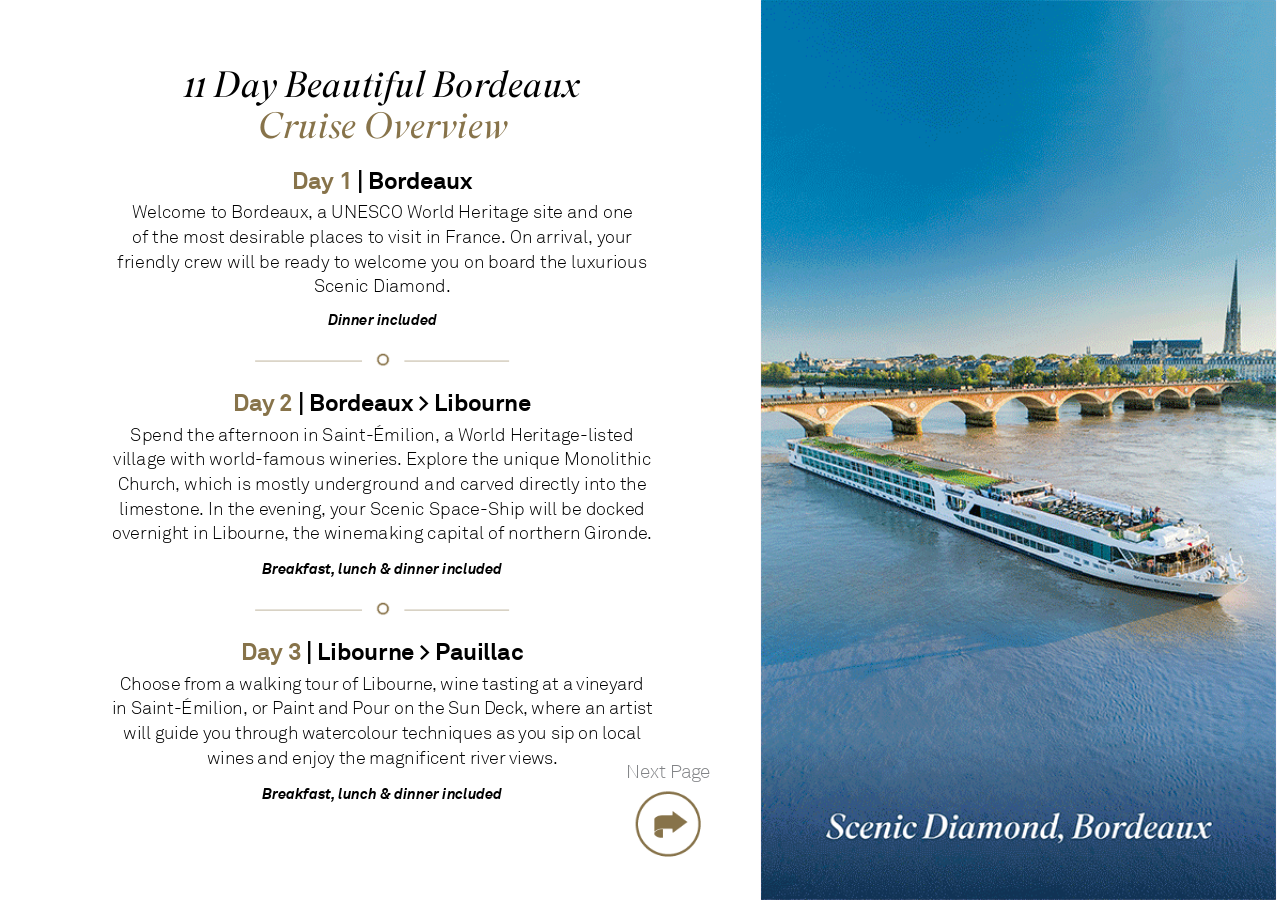
<file: publication-web-resources/html/publication-3.html>
<!DOCTYPE html>
<html xmlns="http://www.w3.org/1999/xhtml" lang="en-US">
	<head>
		<meta charset="utf-8" />
		<title>publication-3</title>
		<link href="../css/idGeneratedStyles.css" rel="stylesheet" type="text/css" />
		<script src="../script/idGeneratedScript.js" type="text/javascript"></script>
		<script src="../script/responsive.js" type="text/javascript"></script>
	</head>
	<body id="publication-3" onload="RegisterInteractiveHandlers();" style="width:1191px;height:842px;background-color:transparent;">
		<div style="position:absolute;overflow:hidden;left:0px;top:0px;-webkit-transform:translate(0.00px,0.00px);-ms-transform:translate(0.00px,0.00px);transform:translate(0.00px,0.00px);width:1190.55px;height:841.89px;background-color:white">
			<div id="_idContainer036">
				<div class="_idGenObjectAttribute-3">
					<img class="_idGenObjectAttribute-1 _idGenObjectAttribute-2" src="../image/S4812-DIGITAL---River-eDM-Flipbook-BOD-Page-1_update_CA.gif" alt="A large white river cruise ship named Scenic Diamond sails on a wide river near a historic stone bridge with multiple arches and a cityscape with a tall church spire in Bordeaux.&#xa;&#xa;Description generated by AI" />
				</div>
			</div>
			<div id="_idContainer045" class="Basic-Text-Frame">
				<div style="width:0px;height:0px;position:absolute;top:0px;left:0px;-webkit-transform-origin: 0% 0%; -webkit-transform: translate(0px,30px) rotate(0deg) scale(0.05);transform-origin: 0% 0%; transform: translate(0px,30px) rotate(0deg) scale(0.05);">
					<p class="Itin-heading ParaOverride-1"><span id="_idTextSpan485" class="CharOverride-14" style="position:absolute;top:-63.58px;left:4200.77px;letter-spacing:-1.1px;">Day </span><span id="_idTextSpan486" class="CharOverride-14" style="position:absolute;top:-63.58px;left:5069.76px;">1 </span><span id="_idTextSpan487" class="CharOverride-15" style="position:absolute;top:-63.58px;left:5412.52px;">| </span><span id="_idTextSpan488" class="CharOverride-15" style="position:absolute;top:-63.58px;left:5622.4px;letter-spacing:-1.12px;">Bordeaux </span></p>
					<p class="Body-copy ParaOverride-1"><span id="_idTextSpan489" class="CharOverride-3" style="position:absolute;top:583.17px;left:1196.54px;letter-spacing:-0.85px;">Welcome </span><span id="_idTextSpan490" class="CharOverride-3" style="position:absolute;top:583.17px;left:2674.51px;letter-spacing:-1.13px;">to </span><span id="_idTextSpan491" class="CharOverride-3" style="position:absolute;top:583.17px;left:3055.64px;letter-spacing:-2.48px;">Bordeaux, </span><span id="_idTextSpan492" class="CharOverride-3" style="position:absolute;top:583.17px;left:4666.2px;">a </span><span id="_idTextSpan493" class="CharOverride-3" style="position:absolute;top:583.17px;left:4930.04px;letter-spacing:-0.24px;">UNESCO </span><span id="_idTextSpan494" class="CharOverride-3" style="position:absolute;top:583.17px;left:6344.43px;letter-spacing:-1.13px;">World </span><span id="_idTextSpan495" class="CharOverride-3" style="position:absolute;top:583.17px;left:7312.4px;letter-spacing:-0.38px;">Heritage </span><span id="_idTextSpan496" class="CharOverride-3" style="position:absolute;top:583.17px;left:8707.74px;letter-spacing:-0.68px;">site </span><span id="_idTextSpan497" class="CharOverride-3" style="position:absolute;top:583.17px;left:9348.97px;letter-spacing:0px;">and </span><span id="_idTextSpan498" class="CharOverride-3" style="position:absolute;top:583.17px;left:10009.58px;">one </span><span id="_idTextSpan499" class="CharOverride-3" style="position:absolute;top:1043.17px;left:1202.83px;letter-spacing:-0.57px;">of </span><span id="_idTextSpan500" class="CharOverride-3" style="position:absolute;top:1043.17px;left:1579.21px;">the </span><span id="_idTextSpan501" class="CharOverride-3" style="position:absolute;top:1043.17px;left:2159.58px;letter-spacing:-0.34px;">most </span><span id="_idTextSpan502" class="CharOverride-3" style="position:absolute;top:1043.17px;left:3014px;letter-spacing:-0.51px;">desirable </span><span id="_idTextSpan503" class="CharOverride-3" style="position:absolute;top:1043.17px;left:4523.24px;">places </span><span id="_idTextSpan504" class="CharOverride-3" style="position:absolute;top:1043.17px;left:5611.9px;letter-spacing:-1.13px;">to </span><span id="_idTextSpan505" class="CharOverride-3" style="position:absolute;top:1043.17px;left:5993.04px;letter-spacing:0px;">visit </span><span id="_idTextSpan506" class="CharOverride-3" style="position:absolute;top:1043.17px;left:6701.59px;letter-spacing:0px;">in </span><span id="_idTextSpan507" class="CharOverride-3" style="position:absolute;top:1043.17px;left:7061.3px;letter-spacing:-3.61px;">France. </span><span id="_idTextSpan508" class="CharOverride-3" style="position:absolute;top:1043.17px;left:8268.97px;letter-spacing:0px;">On </span><span id="_idTextSpan509" class="CharOverride-3" style="position:absolute;top:1043.17px;left:8764px;letter-spacing:-1.32px;">arrival, </span><span id="_idTextSpan510" class="CharOverride-3" style="position:absolute;top:1043.17px;left:9899.25px;letter-spacing:-1.02px;">your </span><span id="_idTextSpan511" class="CharOverride-3" style="position:absolute;top:1503.17px;left:928.12px;letter-spacing:-0.38px;">friendly </span><span id="_idTextSpan512" class="CharOverride-3" style="position:absolute;top:1503.17px;left:2172.84px;letter-spacing:-1.02px;">crew </span><span id="_idTextSpan513" class="CharOverride-3" style="position:absolute;top:1503.17px;left:2981.36px;">will </span><span id="_idTextSpan514" class="CharOverride-3" style="position:absolute;top:1503.17px;left:3586.2px;">be </span><span id="_idTextSpan515" class="CharOverride-3" style="position:absolute;top:1503.17px;left:4041.12px;letter-spacing:-0.57px;">ready </span><span id="_idTextSpan516" class="CharOverride-3" style="position:absolute;top:1503.17px;left:4975.76px;letter-spacing:-1.13px;">to </span><span id="_idTextSpan517" class="CharOverride-3" style="position:absolute;top:1503.17px;left:5356.9px;letter-spacing:-0.42px;">welcome </span><span id="_idTextSpan518" class="CharOverride-3" style="position:absolute;top:1503.17px;left:6798.82px;letter-spacing:-1.28px;">you </span><span id="_idTextSpan519" class="CharOverride-3" style="position:absolute;top:1503.17px;left:7413.53px;letter-spacing:0px;">on </span><span id="_idTextSpan520" class="CharOverride-3" style="position:absolute;top:1503.17px;left:7870.49px;letter-spacing:-1.02px;">board </span><span id="_idTextSpan521" class="CharOverride-3" style="position:absolute;top:1503.17px;left:8840.5px;letter-spacing:0px;">the </span><span id="_idTextSpan522" class="CharOverride-3" style="position:absolute;top:1503.17px;left:9420.87px;letter-spacing:-0.34px;">luxurious </span><span id="_idTextSpan523" class="CharOverride-3" style="position:absolute;top:1963.17px;left:4606.19px;">Scenic </span><span id="_idTextSpan524" class="CharOverride-3" style="position:absolute;top:1963.17px;left:5708.79px;letter-spacing:-2.12px;">Diamond.</span></p>
					<p class="Body-copy ParaOverride-1"><span id="_idTextSpan525" class="CharOverride-16" style="position:absolute;top:2635.22px;left:4863.37px;">Dinner </span><span id="_idTextSpan526" class="CharOverride-16" style="position:absolute;top:2635.22px;left:5787.92px;">included</span></p>
					<p class="Itin-heading ParaOverride-1"><span id="_idTextSpan527" class="CharOverride-14" style="position:absolute;top:4096.42px;left:3095.51px;letter-spacing:-1.1px;">Day </span><span id="_idTextSpan528" class="CharOverride-14" style="position:absolute;top:4096.42px;left:3964.5px;">2 </span><span id="_idTextSpan529" class="CharOverride-15" style="position:absolute;top:4096.42px;left:4307.26px;">| </span><span id="_idTextSpan530" class="CharOverride-15" style="position:absolute;top:4096.42px;left:4517.13px;letter-spacing:-1.12px;">Bordeaux </span><span id="_idTextSpan531" class="CharOverride-15" style="position:absolute;top:4096.42px;left:6559.16px;">&gt; </span><span id="_idTextSpan532" class="CharOverride-15" style="position:absolute;top:4096.42px;left:6856.15px;">Libourne</span></p>
					<p class="Body-copy ParaOverride-1"><span id="_idTextSpan533" class="CharOverride-3" style="position:absolute;top:4743.17px;left:1174.61px;">Spend </span><span id="_idTextSpan534" class="CharOverride-3" style="position:absolute;top:4743.17px;left:2237.78px;">the </span><span id="_idTextSpan535" class="CharOverride-3" style="position:absolute;top:4743.17px;left:2818.15px;letter-spacing:-0.17px;">afternoon </span><span id="_idTextSpan536" class="CharOverride-3" style="position:absolute;top:4743.17px;left:4405.93px;">in </span><span id="_idTextSpan537" class="CharOverride-3" style="position:absolute;top:4743.17px;left:4765.64px;letter-spacing:-1.13px;">Saint-Émilion, </span><span id="_idTextSpan538" class="CharOverride-3" style="position:absolute;top:4743.17px;left:7037.5px;letter-spacing:0px;">a </span><span id="_idTextSpan539" class="CharOverride-3" style="position:absolute;top:4743.17px;left:7301.33px;letter-spacing:-1.13px;">World </span><span id="_idTextSpan540" class="CharOverride-3" style="position:absolute;top:4743.17px;left:8269.31px;letter-spacing:-0.53px;">Heritage-listed </span><span id="_idTextSpan541" class="CharOverride-3" style="position:absolute;top:5203.17px;left:850.43px;letter-spacing:-0.42px;">village </span><span id="_idTextSpan542" class="CharOverride-3" style="position:absolute;top:5203.17px;left:1912.23px;">with </span><span id="_idTextSpan543" class="CharOverride-3" style="position:absolute;top:5203.17px;left:2651.38px;letter-spacing:-0.39px;">world-famous </span><span id="_idTextSpan544" class="CharOverride-3" style="position:absolute;top:5203.17px;left:4894.34px;letter-spacing:-2.04px;">wineries. </span><span id="_idTextSpan545" class="CharOverride-3" style="position:absolute;top:5203.17px;left:6335.58px;letter-spacing:-0.64px;">Explore </span><span id="_idTextSpan546" class="CharOverride-3" style="position:absolute;top:5203.17px;left:7565.35px;letter-spacing:0px;">the </span><span id="_idTextSpan547" class="CharOverride-3" style="position:absolute;top:5203.17px;left:8145.72px;">unique </span><span id="_idTextSpan548" class="CharOverride-3" style="position:absolute;top:5203.17px;left:9283.68px;">Monolithic </span><span id="_idTextSpan549" class="CharOverride-3" style="position:absolute;top:5663.17px;left:934.9px;letter-spacing:-3.19px;">Church, </span><span id="_idTextSpan550" class="CharOverride-3" style="position:absolute;top:5663.17px;left:2184.06px;letter-spacing:-0.4px;">which </span><span id="_idTextSpan551" class="CharOverride-3" style="position:absolute;top:5663.17px;left:3167.33px;">is </span><span id="_idTextSpan552" class="CharOverride-3" style="position:absolute;top:5663.17px;left:3502.9px;letter-spacing:-0.73px;">mostly </span><span id="_idTextSpan553" class="CharOverride-3" style="position:absolute;top:5663.17px;left:4611.63px;letter-spacing:-0.79px;">underground </span><span id="_idTextSpan554" class="CharOverride-3" style="position:absolute;top:5663.17px;left:6674.39px;letter-spacing:0px;">and </span><span id="_idTextSpan555" class="CharOverride-3" style="position:absolute;top:5663.17px;left:7335px;letter-spacing:-0.24px;">carved </span><span id="_idTextSpan556" class="CharOverride-3" style="position:absolute;top:5663.17px;left:8441.35px;letter-spacing:-0.94px;">directly </span><span id="_idTextSpan557" class="CharOverride-3" style="position:absolute;top:5663.17px;left:9663.3px;letter-spacing:-0.68px;">into </span><span id="_idTextSpan558" class="CharOverride-3" style="position:absolute;top:5663.17px;left:10331.05px;letter-spacing:0px;">the </span><span id="_idTextSpan559" class="CharOverride-3" style="position:absolute;top:6123.17px;left:964.83px;letter-spacing:-2.47px;">limestone. </span><span id="_idTextSpan560" class="CharOverride-3" style="position:absolute;top:6123.17px;left:2631.5px;">In </span><span id="_idTextSpan561" class="CharOverride-3" style="position:absolute;top:6123.17px;left:2994.27px;">the </span><span id="_idTextSpan562" class="CharOverride-3" style="position:absolute;top:6123.17px;left:3574.64px;letter-spacing:-2.27px;">evening, </span><span id="_idTextSpan563" class="CharOverride-3" style="position:absolute;top:6123.17px;left:4910.15px;letter-spacing:-1.02px;">your </span><span id="_idTextSpan564" class="CharOverride-3" style="position:absolute;top:6123.17px;left:5654.4px;letter-spacing:0px;">Scenic </span><span id="_idTextSpan565" class="CharOverride-3" style="position:absolute;top:6123.17px;left:6757px;letter-spacing:0px;">Space-Ship </span><span id="_idTextSpan566" class="CharOverride-3" style="position:absolute;top:6123.17px;left:8632.08px;">will </span><span id="_idTextSpan567" class="CharOverride-3" style="position:absolute;top:6123.17px;left:9236.93px;">be </span><span id="_idTextSpan568" class="CharOverride-3" style="position:absolute;top:6123.17px;left:9691.84px;letter-spacing:-0.82px;">docked </span><span id="_idTextSpan569" class="CharOverride-3" style="position:absolute;top:6583.17px;left:828.16px;letter-spacing:-0.34px;">overnight </span><span id="_idTextSpan570" class="CharOverride-3" style="position:absolute;top:6583.17px;left:2346.92px;">in </span><span id="_idTextSpan571" class="CharOverride-3" style="position:absolute;top:6583.17px;left:2706.64px;letter-spacing:-2.38px;">Libourne, </span><span id="_idTextSpan572" class="CharOverride-3" style="position:absolute;top:6583.17px;left:4214.86px;">the </span><span id="_idTextSpan573" class="CharOverride-3" style="position:absolute;top:6583.17px;left:4795.23px;letter-spacing:0px;">winemaking </span><span id="_idTextSpan574" class="CharOverride-3" style="position:absolute;top:6583.17px;left:6730.14px;">capital </span><span id="_idTextSpan575" class="CharOverride-3" style="position:absolute;top:6583.17px;left:7866.41px;letter-spacing:-0.57px;">of </span><span id="_idTextSpan576" class="CharOverride-3" style="position:absolute;top:6583.17px;left:8242.79px;letter-spacing:0.57px;">northern </span><span id="_idTextSpan577" class="CharOverride-3" style="position:absolute;top:6583.17px;left:9669.4px;letter-spacing:-3.53px;">Gironde.</span></p>
					<p class="Body-copy ParaOverride-1"><span id="_idTextSpan578" class="CharOverride-16" style="position:absolute;top:7295.22px;left:3639.79px;letter-spacing:-1.53px;">Breakfast, </span><span id="_idTextSpan579" class="CharOverride-16" style="position:absolute;top:7295.22px;left:5067.49px;letter-spacing:-0.23px;">lunch </span><span id="_idTextSpan580" class="CharOverride-16" style="position:absolute;top:7295.22px;left:5846.72px;">&amp; </span><span id="_idTextSpan581" class="CharOverride-16" style="position:absolute;top:7295.22px;left:6111.87px;">dinner </span><span id="_idTextSpan582" class="CharOverride-16" style="position:absolute;top:7295.22px;left:7011.5px;">included</span></p>
					<p class="Itin-heading ParaOverride-1"><span id="_idTextSpan583" class="CharOverride-14" style="position:absolute;top:8756.42px;left:3246.87px;letter-spacing:-1.1px;">Day </span><span id="_idTextSpan584" class="CharOverride-14" style="position:absolute;top:8756.42px;left:4115.86px;">3 </span><span id="_idTextSpan585" class="CharOverride-15" style="position:absolute;top:8756.42px;left:4458.62px;">| </span><span id="_idTextSpan586" class="CharOverride-15" style="position:absolute;top:8756.42px;left:4668.49px;">Libourne </span><span id="_idTextSpan587" class="CharOverride-15" style="position:absolute;top:8756.42px;left:6582.03px;">&gt; </span><span id="_idTextSpan588" class="CharOverride-15" style="position:absolute;top:8756.42px;left:6879.02px;letter-spacing:-0.82px;">Pauillac</span></p>
					<p class="Body-copy ParaOverride-1"><span id="_idTextSpan589" class="CharOverride-3" style="position:absolute;top:9403.17px;left:983.71px;letter-spacing:-2.91px;">Choose </span><span id="_idTextSpan590" class="CharOverride-3" style="position:absolute;top:9403.17px;left:2171.64px;letter-spacing:-3.94px;">from </span><span id="_idTextSpan591" class="CharOverride-3" style="position:absolute;top:9403.17px;left:2953.64px;letter-spacing:-1.7px;">a </span><span id="_idTextSpan592" class="CharOverride-3" style="position:absolute;top:9403.17px;left:3210.68px;letter-spacing:-3.19px;">walking </span><span id="_idTextSpan593" class="CharOverride-3" style="position:absolute;top:9403.17px;left:4444.18px;letter-spacing:-3.4px;">tour </span><span id="_idTextSpan594" class="CharOverride-3" style="position:absolute;top:9403.17px;left:5136.07px;letter-spacing:-2.83px;">of </span><span id="_idTextSpan595" class="CharOverride-3" style="position:absolute;top:9403.17px;left:5502.25px;letter-spacing:-5.44px;">Libourne, </span><span id="_idTextSpan596" class="CharOverride-3" style="position:absolute;top:9403.17px;left:6976.47px;letter-spacing:-2.72px;">wine </span><span id="_idTextSpan597" class="CharOverride-3" style="position:absolute;top:9403.17px;left:7756.08px;letter-spacing:-3.19px;">tasting </span><span id="_idTextSpan598" class="CharOverride-3" style="position:absolute;top:9403.17px;left:8884.52px;letter-spacing:-2.83px;">at </span><span id="_idTextSpan599" class="CharOverride-3" style="position:absolute;top:9403.17px;left:9262.26px;letter-spacing:-1.7px;">a </span><span id="_idTextSpan600" class="CharOverride-3" style="position:absolute;top:9403.17px;left:9519.3px;letter-spacing:-4.46px;">vineyard </span><span id="_idTextSpan601" class="CharOverride-3" style="position:absolute;top:9863.17px;left:827.48px;letter-spacing:-2.27px;">in </span><span id="_idTextSpan602" class="CharOverride-3" style="position:absolute;top:9863.17px;left:1177px;letter-spacing:-1.36px;">Saint-Émilion, </span><span id="_idTextSpan603" class="CharOverride-3" style="position:absolute;top:9863.17px;left:3442.05px;letter-spacing:-2.27px;">or </span><span id="_idTextSpan604" class="CharOverride-3" style="position:absolute;top:9863.17px;left:3820.13px;letter-spacing:-3.4px;">Paint </span><span id="_idTextSpan605" class="CharOverride-3" style="position:absolute;top:9863.17px;left:4682.7px;letter-spacing:-2.55px;">and </span><span id="_idTextSpan606" class="CharOverride-3" style="position:absolute;top:9863.17px;left:5329.71px;letter-spacing:-3.74px;">Pour </span><span id="_idTextSpan607" class="CharOverride-3" style="position:absolute;top:9863.17px;left:6104.22px;letter-spacing:-2.27px;">on </span><span id="_idTextSpan608" class="CharOverride-3" style="position:absolute;top:9863.17px;left:6550.97px;letter-spacing:-2.55px;">the </span><span id="_idTextSpan609" class="CharOverride-3" style="position:absolute;top:9863.17px;left:7117.74px;letter-spacing:-2.55px;">Sun </span><span id="_idTextSpan610" class="CharOverride-3" style="position:absolute;top:9863.17px;left:7785.15px;letter-spacing:-5.78px;">Deck, </span><span id="_idTextSpan611" class="CharOverride-3" style="position:absolute;top:9863.17px;left:8677.64px;letter-spacing:-3.4px;">where </span><span id="_idTextSpan612" class="CharOverride-3" style="position:absolute;top:9863.17px;left:9674.84px;letter-spacing:-2.27px;">an </span><span id="_idTextSpan613" class="CharOverride-3" style="position:absolute;top:9863.17px;left:10126.7px;letter-spacing:-2.19px;">artist </span><span id="_idTextSpan614" class="CharOverride-3" style="position:absolute;top:10323.17px;left:1043.55px;letter-spacing:-2.72px;">will </span><span id="_idTextSpan615" class="CharOverride-3" style="position:absolute;top:10323.17px;left:1631.4px;letter-spacing:-3.4px;">guide </span><span id="_idTextSpan616" class="CharOverride-3" style="position:absolute;top:10323.17px;left:2530.34px;letter-spacing:-3.82px;">you </span><span id="_idTextSpan617" class="CharOverride-3" style="position:absolute;top:10323.17px;left:3131.45px;letter-spacing:-3.74px;">through </span><span id="_idTextSpan618" class="CharOverride-3" style="position:absolute;top:10323.17px;left:4388.08px;letter-spacing:-4.33px;">watercolour </span><span id="_idTextSpan619" class="CharOverride-3" style="position:absolute;top:10323.17px;left:6256.7px;letter-spacing:-3.62px;">techniques </span><span id="_idTextSpan620" class="CharOverride-3" style="position:absolute;top:10323.17px;left:8008.7px;letter-spacing:-2.27px;">as </span><span id="_idTextSpan621" class="CharOverride-3" style="position:absolute;top:10323.17px;left:8436.41px;letter-spacing:-3.83px;">you </span><span id="_idTextSpan622" class="CharOverride-3" style="position:absolute;top:10323.17px;left:9037.52px;letter-spacing:-2.55px;">sip </span><span id="_idTextSpan623" class="CharOverride-3" style="position:absolute;top:10323.17px;left:9558.06px;letter-spacing:-2.27px;">on </span><span id="_idTextSpan624" class="CharOverride-3" style="position:absolute;top:10323.17px;left:10004.81px;letter-spacing:-2.55px;">local </span><span id="_idTextSpan625" class="CharOverride-3" style="position:absolute;top:10783.17px;left:2601.75px;letter-spacing:-2.83px;">wines </span><span id="_idTextSpan626" class="CharOverride-3" style="position:absolute;top:10783.17px;left:3552.03px;letter-spacing:-2.55px;">and </span><span id="_idTextSpan627" class="CharOverride-3" style="position:absolute;top:10783.17px;left:4199.04px;letter-spacing:-3.68px;">enjoy </span><span id="_idTextSpan628" class="CharOverride-3" style="position:absolute;top:10783.17px;left:5073.17px;letter-spacing:-2.55px;">the </span><span id="_idTextSpan629" class="CharOverride-3" style="position:absolute;top:10783.17px;left:5639.94px;text-rendering:optimizeLegibility;letter-spacing:-2.83px;">magnificent </span><span id="_idTextSpan630" class="CharOverride-3" style="position:absolute;top:10783.17px;left:7523.85px;letter-spacing:-3.12px;">river </span><span id="_idTextSpan631" class="CharOverride-3" style="position:absolute;top:10783.17px;left:8264.36px;letter-spacing:-6.8px;">views.</span></p>
					<p class="Body-copy ParaOverride-1"><span id="_idTextSpan632" class="CharOverride-16" style="position:absolute;top:11495.22px;left:3639.79px;letter-spacing:-1.53px;">Breakfast, </span><span id="_idTextSpan633" class="CharOverride-16" style="position:absolute;top:11495.22px;left:5067.49px;letter-spacing:-0.23px;">lunch </span><span id="_idTextSpan634" class="CharOverride-16" style="position:absolute;top:11495.22px;left:5846.72px;">&amp; </span><span id="_idTextSpan635" class="CharOverride-16" style="position:absolute;top:11495.22px;left:6111.87px;">dinner </span><span id="_idTextSpan636" class="CharOverride-16" style="position:absolute;top:11495.22px;left:7011.5px;">included</span></p>
					<div id="_idContainer044">
						<div id="_idContainer041" class="_idGenObjectStyle-Disabled">
							<img class="_idGenObjectAttribute-4 _idGenObjectAttribute-2" src="[data-uri]" alt="" />
						</div>
						<div id="_idContainer042" class="Basic-Graphics-Frame _idGenObjectStyle-Disabled">
							<img class="_idGenObjectAttribute-4 _idGenObjectAttribute-2" src="[data-uri]" alt="" />
						</div>
						<div id="_idContainer043" class="Basic-Graphics-Frame _idGenObjectStyle-Disabled">
							<img class="_idGenObjectAttribute-4 _idGenObjectAttribute-2" src="[data-uri]" alt="" />
						</div>
					</div>
					<div id="_idContainer040">
						<div id="_idContainer037" class="_idGenObjectStyle-Disabled">
							<img class="_idGenObjectAttribute-4 _idGenObjectAttribute-2" src="[data-uri]" alt="" />
						</div>
						<div id="_idContainer038" class="Basic-Graphics-Frame _idGenObjectStyle-Disabled">
							<img class="_idGenObjectAttribute-4 _idGenObjectAttribute-2" src="[data-uri]" alt="" />
						</div>
						<div id="_idContainer039" class="Basic-Graphics-Frame _idGenObjectStyle-Disabled">
							<img class="_idGenObjectAttribute-4 _idGenObjectAttribute-2" src="[data-uri]" alt="" />
						</div>
					</div>
				</div>
			</div>
			<div id="_idContainer046" class="_idGenAnimation _idGenAnimationStart-1" data-animationOnPageLoadActions="playAnimation(selfContainerID,&apos;_idGenPlayAnimation-4&apos;,0,&apos;&apos;);" data-idGenAnimationStartState="_idGenAnimationStart-1" data-idGenAnimationEndState="_idGenAnimationEnd-1">
				<div style="width:0px;height:0px;position:absolute;top:0px;left:0px;-webkit-transform-origin: 0% 0%; -webkit-transform: translate(0px,28px) rotate(0deg) scale(0.05);transform-origin: 0% 0%; transform: translate(0px,28px) rotate(0deg) scale(0.05);">
					<p class="Page-header ParaOverride-1" lang="en-US"><span id="_idTextSpan637" class="CharOverride-17" style="position:absolute;top:0px;left:2173.54px;letter-spacing:9.07px;" lang="en-US">11 </span><span id="_idTextSpan638" class="CharOverride-11" style="position:absolute;top:0px;left:2735.89px;letter-spacing:13.6px;" lang="en-US">Day </span><span id="_idTextSpan639" class="CharOverride-11" style="position:absolute;top:0px;left:4059.13px;letter-spacing:13.6px;" lang="en-US">Beautiful </span><span id="_idTextSpan640" class="CharOverride-11" style="position:absolute;top:0px;left:6828.72px;letter-spacing:10.58px;" lang="en-US">Bordeaux </span><span id="_idTextSpan641" class="CharOverride-12" style="position:absolute;top:780px;left:3566.84px;letter-spacing:11.66px;" lang="en-US">Cruise </span><span id="_idTextSpan642" class="CharOverride-12" style="position:absolute;top:780px;left:5541.52px;letter-spacing:16.15px;" lang="en-US">Overview</span></p>
				</div>
			</div>
			<div id="_idContainer050">
				<div id="_idContainer047" class="_idGenObjectStyle-Disabled">
					<img class="_idGenObjectAttribute-4 _idGenObjectAttribute-2" src="[data-uri]" alt="" />
				</div>
				<div id="_idContainer048" class="_idGenObjectStyle-Disabled">
					<img class="_idGenObjectAttribute-4 _idGenObjectAttribute-2" src="[data-uri]" alt="" />
				</div>
				<div id="_idContainer049" class="_idGenObjectStyle-Disabled">
					<img class="_idGenObjectAttribute-4 _idGenObjectAttribute-2" src="[data-uri]" alt="" />
				</div>
			</div>
			<div id="_idContainer052" class="_idGenButton" data-clickactions="goToDestination(&apos;publication-4.html&apos;);">
				<div class="_idGen-Appearance-Normal" id="_idContainer051">
					<img class="_idGenObjectAttribute-4 _idGenObjectAttribute-2" src="[data-uri]" alt="" />
				</div>
			</div>
			<div id="_idContainer053" class="Basic-Text-Frame">
				<div style="width:0px;height:0px;position:absolute;top:0px;left:0px;-webkit-transform-origin: 0% 0%; -webkit-transform: translate(0px,28px) rotate(0deg) scale(0.05);transform-origin: 0% 0%; transform: translate(0px,28px) rotate(0deg) scale(0.05);">
					<p class="SELL_SELL-PAGE-TITLE ParaOverride-1"><span id="_idTextSpan643" class="CharOverride-8" style="position:absolute;top:-50.35px;left:351.81px;">N</span><span id="_idTextSpan644" class="CharOverride-9" style="position:absolute;top:-50.35px;left:608.96px;letter-spacing:-0.87px;">ext </span><span id="_idTextSpan645" class="CharOverride-10" style="position:absolute;top:-47.36px;left:1161.59px;letter-spacing:-1.72px;">Page</span></p>
				</div>
			</div>
		</div>
	</body>
</html>
</file>
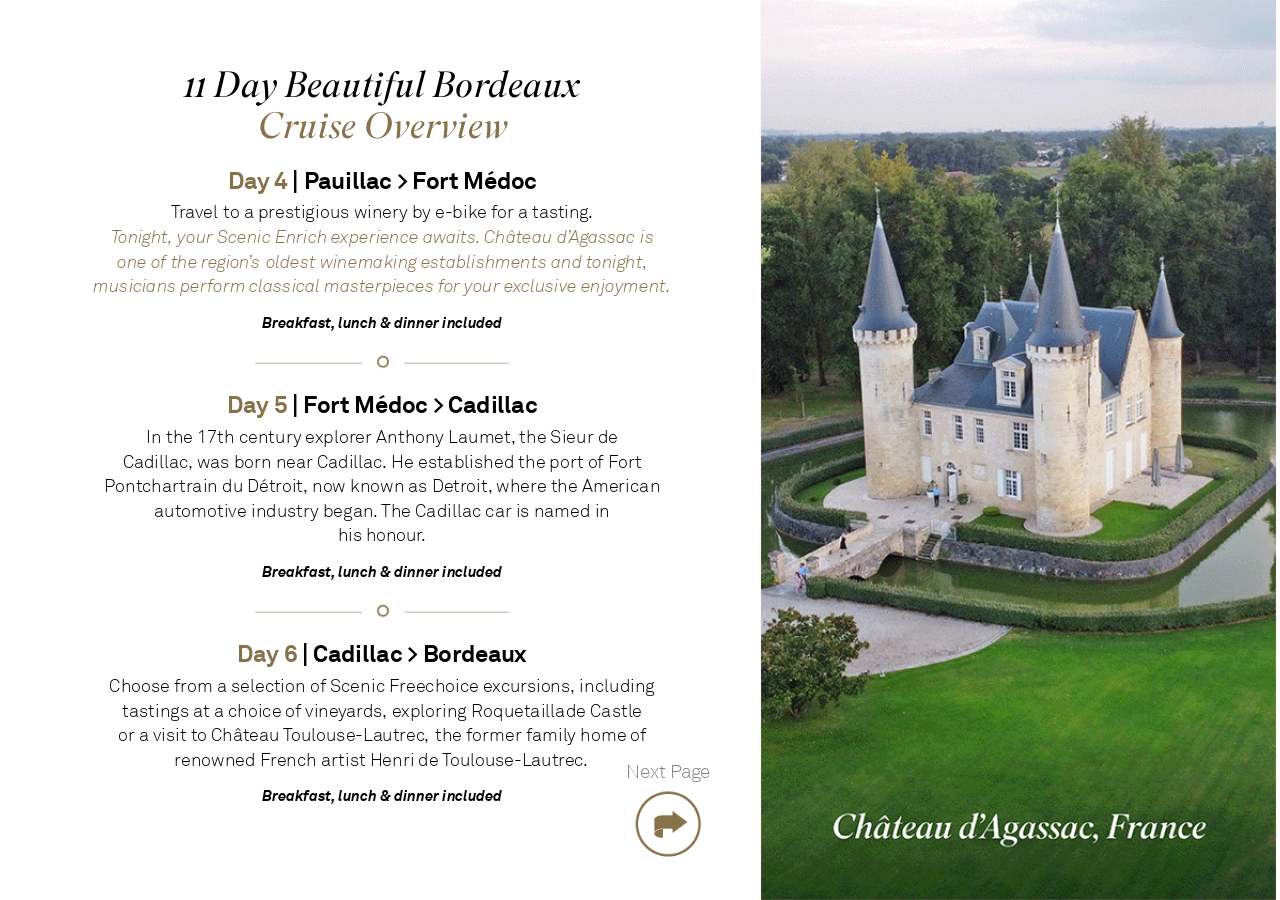
<file: publication-web-resources/html/publication-4.html>
<!DOCTYPE html>
<html xmlns="http://www.w3.org/1999/xhtml" lang="en-US">
	<head>
		<meta charset="utf-8" />
		<title>publication-4</title>
		<link href="../css/idGeneratedStyles.css" rel="stylesheet" type="text/css" />
		<script src="../script/idGeneratedScript.js" type="text/javascript"></script>
		<script src="../script/responsive.js" type="text/javascript"></script>
	</head>
	<body id="publication-4" onload="RegisterInteractiveHandlers();" style="width:1191px;height:842px;background-color:transparent;">
		<div style="position:absolute;overflow:hidden;left:0px;top:0px;-webkit-transform:translate(0.00px,0.00px);-ms-transform:translate(0.00px,0.00px);transform:translate(0.00px,0.00px);width:1190.55px;height:841.89px;background-color:white">
			<div id="_idContainer054">
				<div class="_idGenObjectAttribute-3">
					<img class="_idGenObjectAttribute-1 _idGenObjectAttribute-2" src="../image/S4812-DIGITAL---River-eDM-Flipbook-BOD-Page-2.gif" alt="" />
				</div>
			</div>
			<div id="_idContainer063" class="Basic-Text-Frame">
				<div style="width:0px;height:0px;position:absolute;top:0px;left:0px;-webkit-transform-origin: 0% 0%; -webkit-transform: translate(0px,30px) rotate(0deg) scale(0.05);transform-origin: 0% 0%; transform: translate(0px,30px) rotate(0deg) scale(0.05);">
					<p class="Itin-heading ParaOverride-1"><span id="_idTextSpan646" class="CharOverride-14" style="position:absolute;top:-63.58px;left:2992.99px;letter-spacing:-1.1px;">Day </span><span id="_idTextSpan647" class="CharOverride-14" style="position:absolute;top:-63.58px;left:3861.98px;">4 </span><span id="_idTextSpan648" class="CharOverride-15" style="position:absolute;top:-63.58px;left:4204.74px;">| </span><span id="_idTextSpan649" class="CharOverride-15" style="position:absolute;top:-63.58px;left:4414.62px;letter-spacing:-0.73px;">Pauillac </span><span id="_idTextSpan650" class="CharOverride-15" style="position:absolute;top:-63.58px;left:6153.92px;">&gt; </span><span id="_idTextSpan651" class="CharOverride-15" style="position:absolute;top:-63.58px;left:6450.91px;letter-spacing:-0.44px;">Fort </span><span id="_idTextSpan652" class="CharOverride-15" style="position:absolute;top:-63.58px;left:7399.98px;">Médoc</span></p>
					<p class="Body-copy ParaOverride-1"><span id="_idTextSpan653" class="CharOverride-3" style="position:absolute;top:583.17px;left:1934.33px;letter-spacing:-4.95px;">Travel </span><span id="_idTextSpan654" class="CharOverride-3" style="position:absolute;top:583.17px;left:2911.15px;letter-spacing:-1.13px;">to </span><span id="_idTextSpan655" class="CharOverride-3" style="position:absolute;top:583.17px;left:3292.28px;">a </span><span id="_idTextSpan656" class="CharOverride-3" style="position:absolute;top:583.17px;left:3556.12px;letter-spacing:-0.42px;">prestigious </span><span id="_idTextSpan657" class="CharOverride-3" style="position:absolute;top:583.17px;left:5351.3px;">winery </span><span id="_idTextSpan658" class="CharOverride-3" style="position:absolute;top:583.17px;left:6440.3px;letter-spacing:-1.7px;">by </span><span id="_idTextSpan659" class="CharOverride-3" style="position:absolute;top:583.17px;left:6869.71px;letter-spacing:-0.49px;">e-bike </span><span id="_idTextSpan660" class="CharOverride-3" style="position:absolute;top:583.17px;left:7922.34px;letter-spacing:-1.28px;">for </span><span id="_idTextSpan661" class="CharOverride-3" style="position:absolute;top:583.17px;left:8424.85px;letter-spacing:0px;">a </span><span id="_idTextSpan662" class="CharOverride-3" style="position:absolute;top:583.17px;left:8688.69px;letter-spacing:-2.64px;">tasting. </span><span id="_idTextSpan663" class="CharOverride-18" style="position:absolute;top:1043.17px;left:803.85px;letter-spacing:-4.72px;">Tonight, </span><span id="_idTextSpan664" class="CharOverride-18" style="position:absolute;top:1043.17px;left:2055.72px;letter-spacing:-0.68px;">your </span><span id="_idTextSpan665" class="CharOverride-18" style="position:absolute;top:1043.17px;left:2792.83px;">Scenic </span><span id="_idTextSpan666" class="CharOverride-18" style="position:absolute;top:1043.17px;left:3872.66px;letter-spacing:-0.24px;">Enrich </span><span id="_idTextSpan667" class="CharOverride-18" style="position:absolute;top:1043.17px;left:4928.68px;letter-spacing:-0.46px;">experience </span><span id="_idTextSpan668" class="CharOverride-18" style="position:absolute;top:1043.17px;left:6643.61px;letter-spacing:-2.55px;">awaits. </span><span id="_idTextSpan669" class="CharOverride-18" style="position:absolute;top:1043.17px;left:7795.18px;letter-spacing:-0.64px;">Château </span><span id="_idTextSpan670" class="CharOverride-18" style="position:absolute;top:1043.17px;left:9148.02px;letter-spacing:-3.23px;">d’Agassac </span><span id="_idTextSpan671" class="CharOverride-18" style="position:absolute;top:1043.17px;left:10717.78px;">is </span><span id="_idTextSpan672" class="CharOverride-18" style="position:absolute;top:1503.17px;left:927.1px;">one </span><span id="_idTextSpan673" class="CharOverride-18" style="position:absolute;top:1503.17px;left:1557.11px;letter-spacing:-0.57px;">of </span><span id="_idTextSpan674" class="CharOverride-18" style="position:absolute;top:1503.17px;left:1926.35px;">the </span><span id="_idTextSpan675" class="CharOverride-18" style="position:absolute;top:1503.17px;left:2499.92px;letter-spacing:-4.91px;">region’s </span><span id="_idTextSpan676" class="CharOverride-18" style="position:absolute;top:1503.17px;left:3705.21px;letter-spacing:-0.48px;">oldest </span><span id="_idTextSpan677" class="CharOverride-18" style="position:absolute;top:1503.17px;left:4714.32px;letter-spacing:0px;">winemaking </span><span id="_idTextSpan678" class="CharOverride-18" style="position:absolute;top:1503.17px;left:6611.15px;letter-spacing:-0.45px;">establishments </span><span id="_idTextSpan679" class="CharOverride-18" style="position:absolute;top:1503.17px;left:9041.77px;">and </span><span id="_idTextSpan680" class="CharOverride-18" style="position:absolute;top:1503.17px;left:9695.58px;letter-spacing:-1.7px;">tonight, </span><span id="_idTextSpan681" class="CharOverride-18" style="position:absolute;top:1963.17px;left:480px;">musicians </span><span id="_idTextSpan682" class="CharOverride-18" style="position:absolute;top:1963.17px;left:2103.92px;letter-spacing:-0.21px;">perform </span><span id="_idTextSpan683" class="CharOverride-18" style="position:absolute;top:1963.17px;left:3400.08px;letter-spacing:-0.17px;">classical </span><span id="_idTextSpan684" class="CharOverride-18" style="position:absolute;top:1963.17px;left:4796.21px;letter-spacing:-0.39px;">masterpieces </span><span id="_idTextSpan685" class="CharOverride-18" style="position:absolute;top:1963.17px;left:6926.04px;letter-spacing:-0.85px;">for </span><span id="_idTextSpan686" class="CharOverride-18" style="position:absolute;top:1963.17px;left:7422.53px;letter-spacing:-0.68px;">your </span><span id="_idTextSpan687" class="CharOverride-18" style="position:absolute;top:1963.17px;left:8159.4px;letter-spacing:-1.19px;">exclusive </span><span id="_idTextSpan688" class="CharOverride-18" style="position:absolute;top:1963.17px;left:9604.14px;letter-spacing:0px;">enjoyment.</span></p>
					<p class="Body-copy ParaOverride-1"><span id="_idTextSpan689" class="CharOverride-16" style="position:absolute;top:2675.22px;left:3639.79px;letter-spacing:-1.53px;">Breakfast, </span><span id="_idTextSpan690" class="CharOverride-16" style="position:absolute;top:2675.22px;left:5067.49px;letter-spacing:-0.23px;">lunch </span><span id="_idTextSpan691" class="CharOverride-16" style="position:absolute;top:2675.22px;left:5846.72px;">&amp; </span><span id="_idTextSpan692" class="CharOverride-16" style="position:absolute;top:2675.22px;left:6111.87px;">dinner </span><span id="_idTextSpan693" class="CharOverride-16" style="position:absolute;top:2675.22px;left:7011.5px;">included</span></p>
					<p class="Itin-heading ParaOverride-1"><span id="_idTextSpan694" class="CharOverride-14" style="position:absolute;top:4136.42px;left:2986.39px;letter-spacing:-1.1px;">Day </span><span id="_idTextSpan695" class="CharOverride-14" style="position:absolute;top:4136.42px;left:3855.39px;">5 </span><span id="_idTextSpan696" class="CharOverride-15" style="position:absolute;top:4136.42px;left:4198.14px;">| </span><span id="_idTextSpan697" class="CharOverride-15" style="position:absolute;top:4136.42px;left:4408.02px;letter-spacing:-0.44px;">Fort </span><span id="_idTextSpan698" class="CharOverride-15" style="position:absolute;top:4136.42px;left:5357.08px;">Médoc </span><span id="_idTextSpan699" class="CharOverride-15" style="position:absolute;top:4136.42px;left:6829.31px;">&gt; </span><span id="_idTextSpan700" class="CharOverride-15" style="position:absolute;top:4136.42px;left:7126.3px;">Cadillac</span></p>
					<p class="Body-copy ParaOverride-1"><span id="_idTextSpan701" class="CharOverride-3" style="position:absolute;top:4783.17px;left:1474.16px;">In </span><span id="_idTextSpan702" class="CharOverride-3" style="position:absolute;top:4783.17px;left:1836.93px;">the </span><span id="_idTextSpan703" class="CharOverride-3" style="position:absolute;top:4783.17px;left:2417.3px;">17th </span><span id="_idTextSpan704" class="CharOverride-3" style="position:absolute;top:4783.17px;left:3200.65px;">century </span><span id="_idTextSpan705" class="CharOverride-3" style="position:absolute;top:4783.17px;left:4445.71px;letter-spacing:-0.94px;">explorer </span><span id="_idTextSpan706" class="CharOverride-3" style="position:absolute;top:4783.17px;left:5775.43px;letter-spacing:-0.42px;">Anthony </span><span id="_idTextSpan707" class="CharOverride-3" style="position:absolute;top:4783.17px;left:7120.79px;letter-spacing:-1.7px;">Laumet, </span><span id="_idTextSpan708" class="CharOverride-3" style="position:absolute;top:4783.17px;left:8452.9px;">the </span><span id="_idTextSpan709" class="CharOverride-3" style="position:absolute;top:4783.17px;left:9033.27px;letter-spacing:0px;">Sieur </span><span id="_idTextSpan710" class="CharOverride-3" style="position:absolute;top:4783.17px;left:9917.26px;">de </span><span id="_idTextSpan711" class="CharOverride-3" style="position:absolute;top:5243.17px;left:1030.63px;letter-spacing:-2.38px;">Cadillac, </span><span id="_idTextSpan712" class="CharOverride-3" style="position:absolute;top:5243.17px;left:2415.44px;letter-spacing:-0.42px;">was </span><span id="_idTextSpan713" class="CharOverride-3" style="position:absolute;top:5243.17px;left:3105.29px;letter-spacing:0.34px;">born </span><span id="_idTextSpan714" class="CharOverride-3" style="position:absolute;top:5243.17px;left:3892.04px;">near </span><span id="_idTextSpan715" class="CharOverride-3" style="position:absolute;top:5243.17px;left:4666.88px;letter-spacing:-2.21px;">Cadillac. </span><span id="_idTextSpan716" class="CharOverride-3" style="position:absolute;top:5243.17px;left:6051.68px;">He </span><span id="_idTextSpan717" class="CharOverride-3" style="position:absolute;top:5243.17px;left:6551.47px;letter-spacing:-0.14px;">established </span><span id="_idTextSpan718" class="CharOverride-3" style="position:absolute;top:5243.17px;left:8432.67px;">the </span><span id="_idTextSpan719" class="CharOverride-3" style="position:absolute;top:5243.17px;left:9013.04px;letter-spacing:0.68px;">port </span><span id="_idTextSpan720" class="CharOverride-3" style="position:absolute;top:5243.17px;left:9729.07px;letter-spacing:-0.57px;">of </span><span id="_idTextSpan721" class="CharOverride-3" style="position:absolute;top:5243.17px;left:10105.45px;letter-spacing:-0.34px;">Fort </span><span id="_idTextSpan722" class="CharOverride-3" style="position:absolute;top:5703.17px;left:685.36px;letter-spacing:-0.78px;">Pontchartrain </span><span id="_idTextSpan723" class="CharOverride-3" style="position:absolute;top:5703.17px;left:2892.62px;">du </span><span id="_idTextSpan724" class="CharOverride-3" style="position:absolute;top:5703.17px;left:3362.49px;letter-spacing:-2px;">Détroit, </span><span id="_idTextSpan725" class="CharOverride-3" style="position:absolute;top:5703.17px;left:4573.9px;letter-spacing:-0.42px;">now </span><span id="_idTextSpan726" class="CharOverride-3" style="position:absolute;top:5703.17px;left:5282.79px;letter-spacing:-0.28px;">known </span><span id="_idTextSpan727" class="CharOverride-3" style="position:absolute;top:5703.17px;left:6372.14px;letter-spacing:0px;">as </span><span id="_idTextSpan728" class="CharOverride-3" style="position:absolute;top:5703.17px;left:6810.05px;letter-spacing:-2px;">Detroit, </span><span id="_idTextSpan729" class="CharOverride-3" style="position:absolute;top:5703.17px;left:8021.46px;letter-spacing:-0.57px;">where </span><span id="_idTextSpan730" class="CharOverride-3" style="position:absolute;top:5703.17px;left:9039.06px;letter-spacing:0px;">the </span><span id="_idTextSpan731" class="CharOverride-3" style="position:absolute;top:5703.17px;left:9619.43px;letter-spacing:0px;">American </span><span id="_idTextSpan732" class="CharOverride-3" style="position:absolute;top:6163.17px;left:1624.26px;letter-spacing:-0.77px;">automotive </span><span id="_idTextSpan733" class="CharOverride-3" style="position:absolute;top:6163.17px;left:3428.62px;letter-spacing:-0.19px;">industry </span><span id="_idTextSpan734" class="CharOverride-3" style="position:absolute;top:6163.17px;left:4775.69px;letter-spacing:-2.43px;">began. </span><span id="_idTextSpan735" class="CharOverride-3" style="position:absolute;top:6163.17px;left:5865.04px;">The </span><span id="_idTextSpan736" class="CharOverride-3" style="position:absolute;top:6163.17px;left:6500.83px;letter-spacing:0px;">Cadillac </span><span id="_idTextSpan737" class="CharOverride-3" style="position:absolute;top:6163.17px;left:7817.96px;">car </span><span id="_idTextSpan738" class="CharOverride-3" style="position:absolute;top:6163.17px;left:8385.41px;letter-spacing:0px;">is </span><span id="_idTextSpan739" class="CharOverride-3" style="position:absolute;top:6163.17px;left:8720.99px;">named </span><span id="_idTextSpan740" class="CharOverride-3" style="position:absolute;top:6163.17px;left:9862.36px;letter-spacing:0px;">in </span><span id="_idTextSpan741" class="CharOverride-3" style="position:absolute;top:6623.17px;left:5051.75px;">his </span><span id="_idTextSpan742" class="CharOverride-3" style="position:absolute;top:6623.17px;left:5585.54px;letter-spacing:-7.04px;">honour.</span></p>
					<p class="Body-copy ParaOverride-1"><span id="_idTextSpan743" class="CharOverride-16" style="position:absolute;top:7335.22px;left:3639.79px;letter-spacing:-1.53px;">Breakfast, </span><span id="_idTextSpan744" class="CharOverride-16" style="position:absolute;top:7335.22px;left:5067.49px;letter-spacing:-0.23px;">lunch </span><span id="_idTextSpan745" class="CharOverride-16" style="position:absolute;top:7335.22px;left:5846.72px;">&amp; </span><span id="_idTextSpan746" class="CharOverride-16" style="position:absolute;top:7335.22px;left:6111.87px;">dinner </span><span id="_idTextSpan747" class="CharOverride-16" style="position:absolute;top:7335.22px;left:7011.5px;">included</span></p>
					<p class="Itin-heading ParaOverride-1"><span id="_idTextSpan748" class="CharOverride-14" style="position:absolute;top:8796.42px;left:3176.02px;letter-spacing:-1.1px;">Day </span><span id="_idTextSpan749" class="CharOverride-14" style="position:absolute;top:8796.42px;left:4045.02px;">6 </span><span id="_idTextSpan750" class="CharOverride-15" style="position:absolute;top:8796.42px;left:4387.78px;">| </span><span id="_idTextSpan751" class="CharOverride-15" style="position:absolute;top:8796.42px;left:4597.65px;">Cadillac </span><span id="_idTextSpan752" class="CharOverride-15" style="position:absolute;top:8796.42px;left:6350.15px;">&gt; </span><span id="_idTextSpan753" class="CharOverride-15" style="position:absolute;top:8796.42px;left:6647.14px;letter-spacing:-1.26px;">Bordeaux</span></p>
					<p class="Body-copy ParaOverride-1"><span id="_idTextSpan754" class="CharOverride-3" style="position:absolute;top:9443.17px;left:779.54px;">Choose </span><span id="_idTextSpan755" class="CharOverride-3" style="position:absolute;top:9443.17px;left:1991.28px;letter-spacing:-1.22px;">from </span><span id="_idTextSpan756" class="CharOverride-3" style="position:absolute;top:9443.17px;left:2790.27px;">a </span><span id="_idTextSpan757" class="CharOverride-3" style="position:absolute;top:9443.17px;left:3054.11px;letter-spacing:-0.34px;">selection </span><span id="_idTextSpan758" class="CharOverride-3" style="position:absolute;top:9443.17px;left:4531.39px;letter-spacing:-0.57px;">of </span><span id="_idTextSpan759" class="CharOverride-3" style="position:absolute;top:9443.17px;left:4907.77px;">Scenic </span><span id="_idTextSpan760" class="CharOverride-3" style="position:absolute;top:9443.17px;left:6010.37px;letter-spacing:-0.83px;">Freechoice </span><span id="_idTextSpan761" class="CharOverride-3" style="position:absolute;top:9443.17px;left:7771.89px;letter-spacing:-2.41px;">excursions, </span><span id="_idTextSpan762" class="CharOverride-3" style="position:absolute;top:9443.17px;left:9573.53px;">including </span><span id="_idTextSpan763" class="CharOverride-3" style="position:absolute;top:9903.17px;left:1018.89px;letter-spacing:-0.19px;">tastings </span><span id="_idTextSpan764" class="CharOverride-3" style="position:absolute;top:9903.17px;left:2348.62px;letter-spacing:-0.57px;">at </span><span id="_idTextSpan765" class="CharOverride-3" style="position:absolute;top:9903.17px;left:2736.55px;">a </span><span id="_idTextSpan766" class="CharOverride-3" style="position:absolute;top:9903.17px;left:3000.39px;letter-spacing:-0.34px;">choice </span><span id="_idTextSpan767" class="CharOverride-3" style="position:absolute;top:9903.17px;left:4074.77px;letter-spacing:-0.57px;">of </span><span id="_idTextSpan768" class="CharOverride-3" style="position:absolute;top:9903.17px;left:4451.15px;letter-spacing:-3.18px;">vineyards, </span><span id="_idTextSpan769" class="CharOverride-3" style="position:absolute;top:9903.17px;left:6065.12px;letter-spacing:-0.51px;">exploring </span><span id="_idTextSpan770" class="CharOverride-3" style="position:absolute;top:9903.17px;left:7553.28px;letter-spacing:-0.36px;">Roquetaillade </span><span id="_idTextSpan771" class="CharOverride-3" style="position:absolute;top:9903.17px;left:9777.19px;letter-spacing:-0.48px;">Castle </span><span id="_idTextSpan772" class="CharOverride-3" style="position:absolute;top:10363.17px;left:939.16px;">or </span><span id="_idTextSpan773" class="CharOverride-3" style="position:absolute;top:10363.17px;left:1327.44px;">a </span><span id="_idTextSpan774" class="CharOverride-3" style="position:absolute;top:10363.17px;left:1591.27px;">visit </span><span id="_idTextSpan775" class="CharOverride-3" style="position:absolute;top:10363.17px;left:2299.82px;letter-spacing:-1.13px;">to </span><span id="_idTextSpan776" class="CharOverride-3" style="position:absolute;top:10363.17px;left:2680.96px;letter-spacing:-0.85px;">Château </span><span id="_idTextSpan777" class="CharOverride-3" style="position:absolute;top:10363.17px;left:4037.54px;letter-spacing:-3.4px;">Toulouse-Lautrec, </span><span id="_idTextSpan778" class="CharOverride-3" style="position:absolute;top:10363.17px;left:6876.51px;letter-spacing:0px;">the </span><span id="_idTextSpan779" class="CharOverride-3" style="position:absolute;top:10363.17px;left:7456.88px;letter-spacing:-0.49px;">former </span><span id="_idTextSpan780" class="CharOverride-3" style="position:absolute;top:10363.17px;left:8571.39px;letter-spacing:-0.73px;">family </span><span id="_idTextSpan781" class="CharOverride-3" style="position:absolute;top:10363.17px;left:9593.08px;">home </span><span id="_idTextSpan782" class="CharOverride-3" style="position:absolute;top:10363.17px;left:10530.79px;letter-spacing:-0.57px;">of </span><span id="_idTextSpan783" class="CharOverride-3" style="position:absolute;top:10823.17px;left:1996.21px;letter-spacing:-0.57px;">renowned </span><span id="_idTextSpan784" class="CharOverride-3" style="position:absolute;top:10823.17px;left:3594.53px;letter-spacing:-1.31px;">French </span><span id="_idTextSpan785" class="CharOverride-3" style="position:absolute;top:10823.17px;left:4739.64px;letter-spacing:0.24px;">artist </span><span id="_idTextSpan786" class="CharOverride-3" style="position:absolute;top:10823.17px;left:5648.79px;">Henri </span><span id="_idTextSpan787" class="CharOverride-3" style="position:absolute;top:10823.17px;left:6564.73px;">de </span><span id="_idTextSpan788" class="CharOverride-3" style="position:absolute;top:10823.17px;left:7011.15px;letter-spacing:-3.5px;">Toulouse-Lautrec.</span></p>
					<p class="Body-copy ParaOverride-1"><span id="_idTextSpan789" class="CharOverride-16" style="position:absolute;top:11535.22px;left:3639.79px;letter-spacing:-1.53px;">Breakfast, </span><span id="_idTextSpan790" class="CharOverride-16" style="position:absolute;top:11535.22px;left:5067.49px;letter-spacing:-0.23px;">lunch </span><span id="_idTextSpan791" class="CharOverride-16" style="position:absolute;top:11535.22px;left:5846.72px;">&amp; </span><span id="_idTextSpan792" class="CharOverride-16" style="position:absolute;top:11535.22px;left:6111.87px;">dinner </span><span id="_idTextSpan793" class="CharOverride-16" style="position:absolute;top:11535.22px;left:7011.5px;">included</span></p>
					<div id="_idContainer062">
						<div id="_idContainer059" class="_idGenObjectStyle-Disabled">
							<img class="_idGenObjectAttribute-4 _idGenObjectAttribute-2" src="[data-uri]" alt="" />
						</div>
						<div id="_idContainer060" class="Basic-Graphics-Frame _idGenObjectStyle-Disabled">
							<img class="_idGenObjectAttribute-4 _idGenObjectAttribute-2" src="[data-uri]" alt="" />
						</div>
						<div id="_idContainer061" class="Basic-Graphics-Frame _idGenObjectStyle-Disabled">
							<img class="_idGenObjectAttribute-4 _idGenObjectAttribute-2" src="[data-uri]" alt="" />
						</div>
					</div>
					<div id="_idContainer058">
						<div id="_idContainer055" class="_idGenObjectStyle-Disabled">
							<img class="_idGenObjectAttribute-4 _idGenObjectAttribute-2" src="[data-uri]" alt="" />
						</div>
						<div id="_idContainer056" class="Basic-Graphics-Frame _idGenObjectStyle-Disabled">
							<img class="_idGenObjectAttribute-4 _idGenObjectAttribute-2" src="[data-uri]" alt="" />
						</div>
						<div id="_idContainer057" class="Basic-Graphics-Frame _idGenObjectStyle-Disabled">
							<img class="_idGenObjectAttribute-4 _idGenObjectAttribute-2" src="[data-uri]" alt="" />
						</div>
					</div>
				</div>
			</div>
			<div id="_idContainer064" class="_idGenAnimation _idGenAnimationStart-1" data-animationOnPageLoadActions="playAnimation(selfContainerID,&apos;_idGenPlayAnimation-5&apos;,0,&apos;&apos;);" data-idGenAnimationStartState="_idGenAnimationStart-1" data-idGenAnimationEndState="_idGenAnimationEnd-1">
				<div style="width:0px;height:0px;position:absolute;top:0px;left:0px;-webkit-transform-origin: 0% 0%; -webkit-transform: translate(0px,28px) rotate(0deg) scale(0.05);transform-origin: 0% 0%; transform: translate(0px,28px) rotate(0deg) scale(0.05);">
					<p class="Page-header ParaOverride-1" lang="en-US"><span id="_idTextSpan794" class="CharOverride-17" style="position:absolute;top:0px;left:2173.54px;letter-spacing:9.07px;" lang="en-US">11 </span><span id="_idTextSpan795" class="CharOverride-11" style="position:absolute;top:0px;left:2735.89px;letter-spacing:13.6px;" lang="en-US">Day </span><span id="_idTextSpan796" class="CharOverride-11" style="position:absolute;top:0px;left:4059.13px;letter-spacing:13.6px;" lang="en-US">Beautiful </span><span id="_idTextSpan797" class="CharOverride-11" style="position:absolute;top:0px;left:6828.72px;letter-spacing:10.58px;" lang="en-US">Bordeaux </span><span id="_idTextSpan798" class="CharOverride-12" style="position:absolute;top:780px;left:3566.84px;letter-spacing:11.66px;" lang="en-US">Cruise </span><span id="_idTextSpan799" class="CharOverride-12" style="position:absolute;top:780px;left:5541.52px;letter-spacing:16.15px;" lang="en-US">Overview</span></p>
				</div>
			</div>
			<div id="_idContainer068">
				<div id="_idContainer065" class="_idGenObjectStyle-Disabled">
					<img class="_idGenObjectAttribute-4 _idGenObjectAttribute-2" src="[data-uri]" alt="" />
				</div>
				<div id="_idContainer066" class="_idGenObjectStyle-Disabled">
					<img class="_idGenObjectAttribute-4 _idGenObjectAttribute-2" src="[data-uri]" alt="" />
				</div>
				<div id="_idContainer067" class="_idGenObjectStyle-Disabled">
					<img class="_idGenObjectAttribute-4 _idGenObjectAttribute-2" src="[data-uri]" alt="" />
				</div>
			</div>
			<div id="_idContainer070" class="_idGenButton" data-clickactions="goToDestination(&apos;publication-5.html&apos;);">
				<div class="_idGen-Appearance-Normal" id="_idContainer069">
					<img class="_idGenObjectAttribute-4 _idGenObjectAttribute-2" src="[data-uri]" alt="" />
				</div>
			</div>
			<div id="_idContainer071" class="Basic-Text-Frame">
				<div style="width:0px;height:0px;position:absolute;top:0px;left:0px;-webkit-transform-origin: 0% 0%; -webkit-transform: translate(0px,28px) rotate(0deg) scale(0.05);transform-origin: 0% 0%; transform: translate(0px,28px) rotate(0deg) scale(0.05);">
					<p class="SELL_SELL-PAGE-TITLE ParaOverride-1"><span id="_idTextSpan800" class="CharOverride-8" style="position:absolute;top:-50.35px;left:351.81px;">N</span><span id="_idTextSpan801" class="CharOverride-9" style="position:absolute;top:-50.35px;left:608.96px;letter-spacing:-0.87px;">ext </span><span id="_idTextSpan802" class="CharOverride-10" style="position:absolute;top:-47.36px;left:1161.59px;letter-spacing:-1.72px;">Page</span></p>
				</div>
			</div>
		</div>
	</body>
</html>
</file>
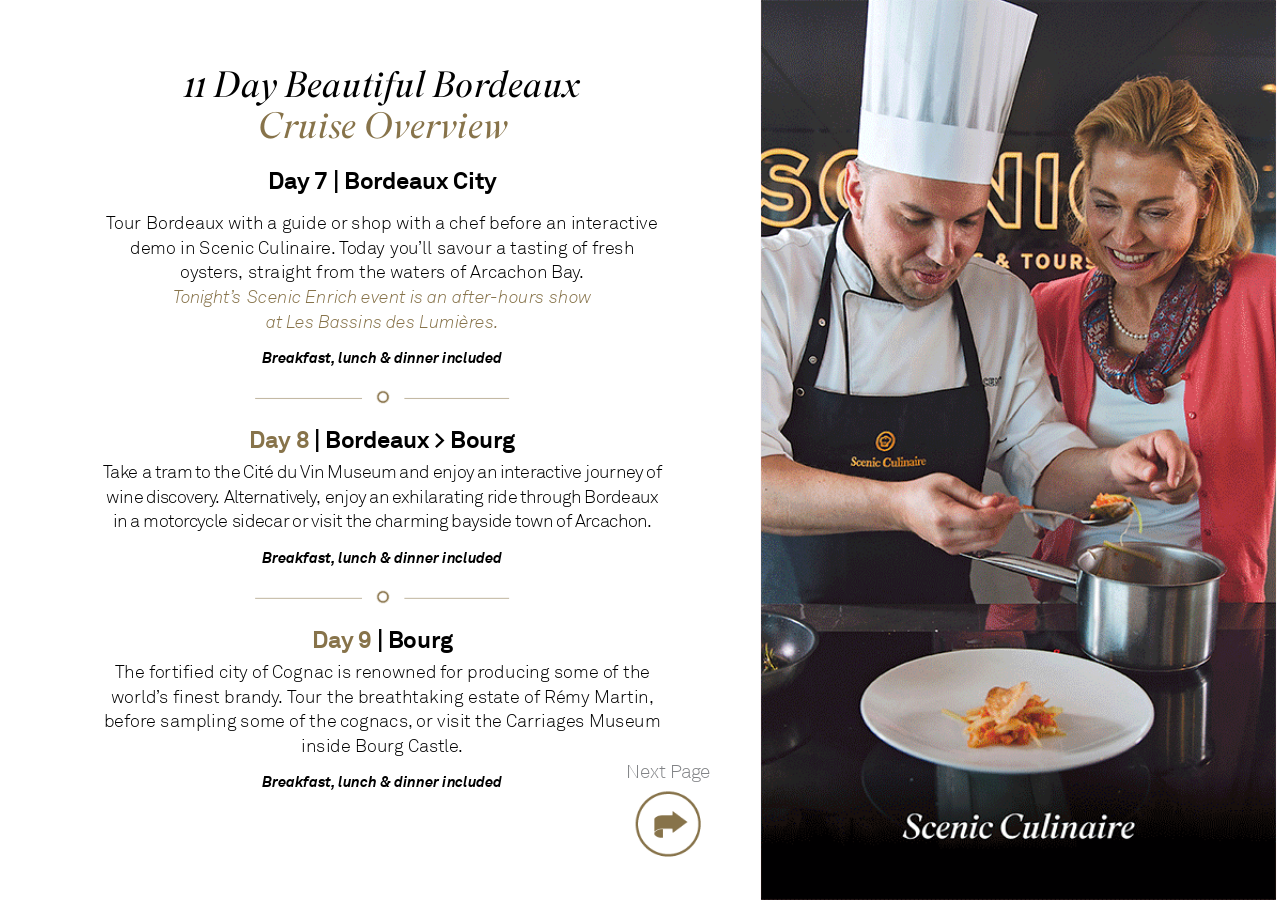
<file: publication-web-resources/html/publication-5.html>
<!DOCTYPE html>
<html xmlns="http://www.w3.org/1999/xhtml" lang="en-US">
	<head>
		<meta charset="utf-8" />
		<title>publication-5</title>
		<link href="../css/idGeneratedStyles.css" rel="stylesheet" type="text/css" />
		<script src="../script/idGeneratedScript.js" type="text/javascript"></script>
		<script src="../script/responsive.js" type="text/javascript"></script>
	</head>
	<body id="publication-5" onload="RegisterInteractiveHandlers();" style="width:1191px;height:842px;background-color:transparent;">
		<div style="position:absolute;overflow:hidden;left:0px;top:0px;-webkit-transform:translate(0.00px,0.00px);-ms-transform:translate(0.00px,0.00px);transform:translate(0.00px,0.00px);width:1190.55px;height:841.89px;background-color:white">
			<div id="_idContainer072">
				<div class="_idGenObjectAttribute-3">
					<img class="_idGenObjectAttribute-1 _idGenObjectAttribute-2" src="../image/S4812-DIGITAL---River-eDM-Flipbook-BOD-Page-3.gif" alt="" />
				</div>
			</div>
			<div id="_idContainer081" class="Basic-Text-Frame">
				<div style="width:0px;height:0px;position:absolute;top:0px;left:0px;-webkit-transform-origin: 0% 0%; -webkit-transform: translate(0px,30px) rotate(0deg) scale(0.05);transform-origin: 0% 0%; transform: translate(0px,30px) rotate(0deg) scale(0.05);">
					<p class="Body-copy ParaOverride-1"><span id="_idTextSpan803" class="CharOverride-15" style="position:absolute;top:-63.58px;left:3749.11px;letter-spacing:-1.1px;">Day </span><span id="_idTextSpan804" class="CharOverride-15" style="position:absolute;top:-63.58px;left:4618.11px;">7 </span><span id="_idTextSpan805" class="CharOverride-15" style="position:absolute;top:-63.58px;left:4960.87px;">| </span><span id="_idTextSpan806" class="CharOverride-15" style="position:absolute;top:-63.58px;left:5170.74px;letter-spacing:-1.12px;">Bordeaux </span><span id="_idTextSpan807" class="CharOverride-15" style="position:absolute;top:-63.58px;left:7212.76px;">City </span></p>
					<p class="Body-copy ParaOverride-1"><span id="_idTextSpan808" class="CharOverride-3" style="position:absolute;top:783.17px;left:726.16px;letter-spacing:-6.12px;">Tour </span><span id="_idTextSpan809" class="CharOverride-3" style="position:absolute;top:783.17px;left:1463.27px;letter-spacing:-0.87px;">Bordeaux </span><span id="_idTextSpan810" class="CharOverride-3" style="position:absolute;top:783.17px;left:2999.37px;">with </span><span id="_idTextSpan811" class="CharOverride-3" style="position:absolute;top:783.17px;left:3738.52px;">a </span><span id="_idTextSpan812" class="CharOverride-3" style="position:absolute;top:783.17px;left:4002.35px;letter-spacing:-0.57px;">guide </span><span id="_idTextSpan813" class="CharOverride-3" style="position:absolute;top:783.17px;left:4921.7px;">or </span><span id="_idTextSpan814" class="CharOverride-3" style="position:absolute;top:783.17px;left:5309.97px;">shop </span><span id="_idTextSpan815" class="CharOverride-3" style="position:absolute;top:783.17px;left:6139.56px;letter-spacing:0px;">with </span><span id="_idTextSpan816" class="CharOverride-3" style="position:absolute;top:783.17px;left:6878.71px;letter-spacing:0px;">a </span><span id="_idTextSpan817" class="CharOverride-3" style="position:absolute;top:783.17px;left:7142.55px;letter-spacing:-0.81px;">chef </span><span id="_idTextSpan818" class="CharOverride-3" style="position:absolute;top:783.17px;left:7886.46px;letter-spacing:-1.46px;">before </span><span id="_idTextSpan819" class="CharOverride-3" style="position:absolute;top:783.17px;left:8948.95px;">an </span><span id="_idTextSpan820" class="CharOverride-3" style="position:absolute;top:783.17px;left:9411.01px;letter-spacing:-0.85px;">interactive </span><span id="_idTextSpan821" class="CharOverride-3" style="position:absolute;top:1243.17px;left:1165.6px;">demo </span><span id="_idTextSpan822" class="CharOverride-3" style="position:absolute;top:1243.17px;left:2103.66px;">in </span><span id="_idTextSpan823" class="CharOverride-3" style="position:absolute;top:1243.17px;left:2463.37px;">Scenic </span><span id="_idTextSpan824" class="CharOverride-3" style="position:absolute;top:1243.17px;left:3565.97px;letter-spacing:-2.32px;">Culinaire. </span><span id="_idTextSpan825" class="CharOverride-3" style="position:absolute;top:1243.17px;left:5078.27px;letter-spacing:-5.67px;">Today </span><span id="_idTextSpan826" class="CharOverride-3" style="position:absolute;top:1243.17px;left:6036.38px;letter-spacing:-1.94px;">you’ll </span><span id="_idTextSpan827" class="CharOverride-3" style="position:absolute;top:1243.17px;left:6904.72px;letter-spacing:-0.58px;">savour </span><span id="_idTextSpan828" class="CharOverride-3" style="position:absolute;top:1243.17px;left:8010.74px;letter-spacing:0px;">a </span><span id="_idTextSpan829" class="CharOverride-3" style="position:absolute;top:1243.17px;left:8274.57px;letter-spacing:-0.21px;">tasting </span><span id="_idTextSpan830" class="CharOverride-3" style="position:absolute;top:1243.17px;left:9430.22px;letter-spacing:-0.57px;">of </span><span id="_idTextSpan831" class="CharOverride-3" style="position:absolute;top:1243.17px;left:9806.59px;letter-spacing:-0.57px;">fresh </span><span id="_idTextSpan832" class="CharOverride-3" style="position:absolute;top:1703.17px;left:2108.22px;letter-spacing:-3.96px;">oysters, </span><span id="_idTextSpan833" class="CharOverride-3" style="position:absolute;top:1703.17px;left:3372.34px;letter-spacing:-0.75px;">straight </span><span id="_idTextSpan834" class="CharOverride-3" style="position:absolute;top:1703.17px;left:4652.43px;letter-spacing:-1.22px;">from </span><span id="_idTextSpan835" class="CharOverride-3" style="position:absolute;top:1703.17px;left:5451.42px;">the </span><span id="_idTextSpan836" class="CharOverride-3" style="position:absolute;top:1703.17px;left:6031.79px;letter-spacing:-1.46px;">waters </span><span id="_idTextSpan837" class="CharOverride-3" style="position:absolute;top:1703.17px;left:7151.75px;letter-spacing:-0.57px;">of </span><span id="_idTextSpan838" class="CharOverride-3" style="position:absolute;top:1703.17px;left:7528.13px;letter-spacing:-0.94px;">Arcachon </span><span id="_idTextSpan839" class="CharOverride-3" style="position:absolute;top:1703.17px;left:9049.95px;letter-spacing:-10.54px;">Bay. </span><span id="_idTextSpan840" class="CharOverride-18" style="position:absolute;top:2163.17px;left:1967.99px;letter-spacing:-5.1px;">Tonight’s </span><span id="_idTextSpan841" class="CharOverride-18" style="position:absolute;top:2163.17px;left:3361.98px;">Scenic </span><span id="_idTextSpan842" class="CharOverride-18" style="position:absolute;top:2163.17px;left:4441.81px;letter-spacing:-0.24px;">Enrich </span><span id="_idTextSpan843" class="CharOverride-18" style="position:absolute;top:2163.17px;left:5497.83px;letter-spacing:-0.85px;">event </span><span id="_idTextSpan844" class="CharOverride-18" style="position:absolute;top:2163.17px;left:6404.26px;">is </span><span id="_idTextSpan845" class="CharOverride-18" style="position:absolute;top:2163.17px;left:6728.28px;letter-spacing:0px;">an </span><span id="_idTextSpan846" class="CharOverride-18" style="position:absolute;top:2163.17px;left:7188.63px;letter-spacing:-1.13px;">after-hours </span><span id="_idTextSpan847" class="CharOverride-18" style="position:absolute;top:2163.17px;left:9006.92px;letter-spacing:-0.48px;">show </span><span id="_idTextSpan848" class="CharOverride-18" style="position:absolute;top:2623.17px;left:3702.83px;">at </span><span id="_idTextSpan849" class="CharOverride-18" style="position:absolute;top:2623.17px;left:4091.1px;letter-spacing:-2.97px;">Les </span><span id="_idTextSpan850" class="CharOverride-18" style="position:absolute;top:2623.17px;left:4683.72px;">Bassins </span><span id="_idTextSpan851" class="CharOverride-18" style="position:absolute;top:2623.17px;left:5959.38px;">des </span><span id="_idTextSpan852" class="CharOverride-18" style="position:absolute;top:2623.17px;left:6573.74px;letter-spacing:-0.57px;">Lumières.</span></p>
					<p class="Body-copy ParaOverride-1"><span id="_idTextSpan853" class="CharOverride-16" style="position:absolute;top:3335.22px;left:3639.79px;letter-spacing:-1.53px;">Breakfast, </span><span id="_idTextSpan854" class="CharOverride-16" style="position:absolute;top:3335.22px;left:5067.49px;letter-spacing:-0.23px;">lunch </span><span id="_idTextSpan855" class="CharOverride-16" style="position:absolute;top:3335.22px;left:5846.72px;">&amp; </span><span id="_idTextSpan856" class="CharOverride-16" style="position:absolute;top:3335.22px;left:6111.87px;">dinner </span><span id="_idTextSpan857" class="CharOverride-16" style="position:absolute;top:3335.22px;left:7011.5px;">included</span></p>
					<p class="Itin-heading ParaOverride-1"><span id="_idTextSpan858" class="CharOverride-14" style="position:absolute;top:4796.42px;left:3399.1px;letter-spacing:-1.1px;">Day </span><span id="_idTextSpan859" class="CharOverride-14" style="position:absolute;top:4796.42px;left:4268.1px;">8 </span><span id="_idTextSpan860" class="CharOverride-15" style="position:absolute;top:4796.42px;left:4610.85px;">| </span><span id="_idTextSpan861" class="CharOverride-15" style="position:absolute;top:4796.42px;left:4820.73px;letter-spacing:-1.12px;">Bordeaux </span><span id="_idTextSpan862" class="CharOverride-15" style="position:absolute;top:4796.42px;left:6862.75px;">&gt; </span><span id="_idTextSpan863" class="CharOverride-15" style="position:absolute;top:4796.42px;left:7159.74px;letter-spacing:-0.88px;">Bourg</span></p>
					<p class="Body-copy ParaOverride-1"><span id="_idTextSpan864" class="CharOverride-3" style="position:absolute;top:5443.17px;left:656.47px;letter-spacing:-14.28px;">Take </span><span id="_idTextSpan865" class="CharOverride-3" style="position:absolute;top:5443.17px;left:1385.42px;letter-spacing:-5.1px;">a </span><span id="_idTextSpan866" class="CharOverride-3" style="position:absolute;top:5443.17px;left:1628.85px;letter-spacing:-8.84px;">tram </span><span id="_idTextSpan867" class="CharOverride-3" style="position:absolute;top:5443.17px;left:2391.13px;letter-spacing:-7.93px;">to </span><span id="_idTextSpan868" class="CharOverride-3" style="position:absolute;top:5443.17px;left:2741.66px;letter-spacing:-7.65px;">the </span><span id="_idTextSpan869" class="CharOverride-3" style="position:absolute;top:5443.17px;left:3281.23px;letter-spacing:-8.84px;">Cité </span><span id="_idTextSpan870" class="CharOverride-3" style="position:absolute;top:5443.17px;left:3909.2px;letter-spacing:-6.8px;">du </span><span id="_idTextSpan871" class="CharOverride-3" style="position:absolute;top:5443.17px;left:4343.38px;letter-spacing:-7.65px;">Vin </span><span id="_idTextSpan872" class="CharOverride-3" style="position:absolute;top:5443.17px;left:4857.11px;letter-spacing:-8.74px;">Museum </span><span id="_idTextSpan873" class="CharOverride-3" style="position:absolute;top:5443.17px;left:6209.96px;letter-spacing:-7.65px;">and </span><span id="_idTextSpan874" class="CharOverride-3" style="position:absolute;top:5443.17px;left:6829.77px;letter-spacing:-9.35px;">enjoy </span><span id="_idTextSpan875" class="CharOverride-3" style="position:absolute;top:5443.17px;left:7663.09px;letter-spacing:-6.8px;">an </span><span id="_idTextSpan876" class="CharOverride-3" style="position:absolute;top:5443.17px;left:8094.54px;letter-spacing:-10.2px;">interactive </span><span id="_idTextSpan877" class="CharOverride-3" style="position:absolute;top:5443.17px;left:9681.31px;letter-spacing:-9.35px;">journey </span><span id="_idTextSpan878" class="CharOverride-3" style="position:absolute;top:5443.17px;left:10823.68px;letter-spacing:-3.97px;">of </span><span id="_idTextSpan879" class="CharOverride-3" style="position:absolute;top:5903.17px;left:718.68px;letter-spacing:-8.16px;">wine </span><span id="_idTextSpan880" class="CharOverride-3" style="position:absolute;top:5903.17px;left:1464.29px;letter-spacing:-14.06px;">discovery. </span><span id="_idTextSpan881" class="CharOverride-3" style="position:absolute;top:5903.17px;left:2917.44px;letter-spacing:-13.51px;">Alternatively, </span><span id="_idTextSpan882" class="CharOverride-3" style="position:absolute;top:5903.17px;left:4812.24px;letter-spacing:-9.35px;">enjoy </span><span id="_idTextSpan883" class="CharOverride-3" style="position:absolute;top:5903.17px;left:5645.56px;letter-spacing:-6.8px;">an </span><span id="_idTextSpan884" class="CharOverride-3" style="position:absolute;top:5903.17px;left:6077.01px;letter-spacing:-10.07px;">exhilarating </span><span id="_idTextSpan885" class="CharOverride-3" style="position:absolute;top:5903.17px;left:7838.87px;letter-spacing:-8.16px;">ride </span><span id="_idTextSpan886" class="CharOverride-3" style="position:absolute;top:5903.17px;left:8460.72px;letter-spacing:-9.69px;">through </span><span id="_idTextSpan887" class="CharOverride-3" style="position:absolute;top:5903.17px;left:9662.94px;letter-spacing:-8.8px;">Bordeaux </span><span id="_idTextSpan888" class="CharOverride-3" style="position:absolute;top:6363.17px;left:844.65px;letter-spacing:-6.8px;">in </span><span id="_idTextSpan889" class="CharOverride-3" style="position:absolute;top:6363.17px;left:1173.76px;letter-spacing:-5.1px;">a </span><span id="_idTextSpan890" class="CharOverride-3" style="position:absolute;top:6363.17px;left:1417.2px;letter-spacing:-11.37px;">motorcycle </span><span id="_idTextSpan891" class="CharOverride-3" style="position:absolute;top:6363.17px;left:3068.22px;letter-spacing:-8.92px;">sidecar </span><span id="_idTextSpan892" class="CharOverride-3" style="position:absolute;top:6363.17px;left:4198.36px;letter-spacing:-6.8px;">or </span><span id="_idTextSpan893" class="CharOverride-3" style="position:absolute;top:6363.17px;left:4556.04px;letter-spacing:-8.5px;">visit </span><span id="_idTextSpan894" class="CharOverride-3" style="position:absolute;top:6363.17px;left:5203.39px;letter-spacing:-7.65px;">the </span><span id="_idTextSpan895" class="CharOverride-3" style="position:absolute;top:6363.17px;left:5742.96px;letter-spacing:-9.14px;">charming </span><span id="_idTextSpan896" class="CharOverride-3" style="position:absolute;top:6363.17px;left:7181.48px;letter-spacing:-9.77px;">bayside </span><span id="_idTextSpan897" class="CharOverride-3" style="position:absolute;top:6363.17px;left:8362.63px;letter-spacing:-9.18px;">town </span><span id="_idTextSpan898" class="CharOverride-3" style="position:absolute;top:6363.17px;left:9142.92px;letter-spacing:-7.37px;">of </span><span id="_idTextSpan899" class="CharOverride-3" style="position:absolute;top:6363.17px;left:9488.7px;letter-spacing:-11.9px;">Arcachon.</span></p>
					<p class="Body-copy ParaOverride-1"><span id="_idTextSpan900" class="CharOverride-16" style="position:absolute;top:7075.22px;left:3639.79px;letter-spacing:-1.53px;">Breakfast, </span><span id="_idTextSpan901" class="CharOverride-16" style="position:absolute;top:7075.22px;left:5067.49px;letter-spacing:-0.23px;">lunch </span><span id="_idTextSpan902" class="CharOverride-16" style="position:absolute;top:7075.22px;left:5846.72px;">&amp; </span><span id="_idTextSpan903" class="CharOverride-16" style="position:absolute;top:7075.22px;left:6111.87px;">dinner </span><span id="_idTextSpan904" class="CharOverride-16" style="position:absolute;top:7075.22px;left:7011.5px;">included</span></p>
					<p class="Itin-heading ParaOverride-1"><span id="_idTextSpan905" class="CharOverride-14" style="position:absolute;top:8536.42px;left:4568.61px;letter-spacing:-1.1px;">Day </span><span id="_idTextSpan906" class="CharOverride-14" style="position:absolute;top:8536.42px;left:5437.6px;">9 </span><span id="_idTextSpan907" class="CharOverride-15" style="position:absolute;top:8536.42px;left:5780.36px;">| </span><span id="_idTextSpan908" class="CharOverride-15" style="position:absolute;top:8536.42px;left:5990.24px;letter-spacing:-0.88px;">Bourg</span></p>
					<p class="Body-copy ParaOverride-1"><span id="_idTextSpan909" class="CharOverride-3" style="position:absolute;top:9183.17px;left:878.14px;">The </span><span id="_idTextSpan910" class="CharOverride-3" style="position:absolute;top:9183.17px;left:1513.93px;text-rendering:optimizeLegibility;letter-spacing:-0.17px;">fortified </span><span id="_idTextSpan911" class="CharOverride-3" style="position:absolute;top:9183.17px;left:2826.65px;">city </span><span id="_idTextSpan912" class="CharOverride-3" style="position:absolute;top:9183.17px;left:3450.88px;letter-spacing:-0.57px;">of </span><span id="_idTextSpan913" class="CharOverride-3" style="position:absolute;top:9183.17px;left:3827.26px;">Cognac </span><span id="_idTextSpan914" class="CharOverride-3" style="position:absolute;top:9183.17px;left:5042.06px;">is </span><span id="_idTextSpan915" class="CharOverride-3" style="position:absolute;top:9183.17px;left:5377.63px;letter-spacing:-0.57px;">renowned </span><span id="_idTextSpan916" class="CharOverride-3" style="position:absolute;top:9183.17px;left:6975.95px;letter-spacing:-1.28px;">for </span><span id="_idTextSpan917" class="CharOverride-3" style="position:absolute;top:9183.17px;left:7478.47px;letter-spacing:-0.61px;">producing </span><span id="_idTextSpan918" class="CharOverride-3" style="position:absolute;top:9183.17px;left:9097.87px;letter-spacing:0px;">some </span><span id="_idTextSpan919" class="CharOverride-3" style="position:absolute;top:9183.17px;left:10011.44px;letter-spacing:-0.57px;">of </span><span id="_idTextSpan920" class="CharOverride-3" style="position:absolute;top:9183.17px;left:10387.82px;">the </span><span id="_idTextSpan921" class="CharOverride-3" style="position:absolute;top:9643.17px;left:812.16px;letter-spacing:-3.19px;">world’s </span><span id="_idTextSpan922" class="CharOverride-3" style="position:absolute;top:9643.17px;left:1968.5px;text-rendering:optimizeLegibility;letter-spacing:-0.24px;">finest </span><span id="_idTextSpan923" class="CharOverride-3" style="position:absolute;top:9643.17px;left:2932.05px;letter-spacing:-6.59px;">brandy. </span><span id="_idTextSpan924" class="CharOverride-3" style="position:absolute;top:9643.17px;left:4112.18px;letter-spacing:-6.12px;">Tour </span><span id="_idTextSpan925" class="CharOverride-3" style="position:absolute;top:9643.17px;left:4849.29px;">the </span><span id="_idTextSpan926" class="CharOverride-3" style="position:absolute;top:9643.17px;left:5429.66px;letter-spacing:-0.52px;">breathtaking </span><span id="_idTextSpan927" class="CharOverride-3" style="position:absolute;top:9643.17px;left:7488.68px;letter-spacing:-0.97px;">estate </span><span id="_idTextSpan928" class="CharOverride-3" style="position:absolute;top:9643.17px;left:8537.91px;letter-spacing:-0.57px;">of </span><span id="_idTextSpan929" class="CharOverride-3" style="position:absolute;top:9643.17px;left:8914.29px;letter-spacing:-0.68px;">Rémy </span><span id="_idTextSpan930" class="CharOverride-3" style="position:absolute;top:9643.17px;left:9850.64px;letter-spacing:-1.7px;">Martin, </span><span id="_idTextSpan931" class="CharOverride-3" style="position:absolute;top:10103.17px;left:672.1px;letter-spacing:-1.46px;">before </span><span id="_idTextSpan932" class="CharOverride-3" style="position:absolute;top:10103.17px;left:1734.59px;">sampling </span><span id="_idTextSpan933" class="CharOverride-3" style="position:absolute;top:10103.17px;left:3231.25px;">some </span><span id="_idTextSpan934" class="CharOverride-3" style="position:absolute;top:10103.17px;left:4144.82px;letter-spacing:-0.57px;">of </span><span id="_idTextSpan935" class="CharOverride-3" style="position:absolute;top:10103.17px;left:4521.2px;">the </span><span id="_idTextSpan936" class="CharOverride-3" style="position:absolute;top:10103.17px;left:5101.57px;letter-spacing:-2.08px;">cognacs, </span><span id="_idTextSpan937" class="CharOverride-3" style="position:absolute;top:10103.17px;left:6525.47px;letter-spacing:0px;">or </span><span id="_idTextSpan938" class="CharOverride-3" style="position:absolute;top:10103.17px;left:6913.75px;letter-spacing:0px;">visit </span><span id="_idTextSpan939" class="CharOverride-3" style="position:absolute;top:10103.17px;left:7622.3px;letter-spacing:0px;">the </span><span id="_idTextSpan940" class="CharOverride-3" style="position:absolute;top:10103.17px;left:8202.67px;letter-spacing:-0.51px;">Carriages </span><span id="_idTextSpan941" class="CharOverride-3" style="position:absolute;top:10103.17px;left:9749.98px;letter-spacing:0px;">Museum </span><span id="_idTextSpan942" class="CharOverride-3" style="position:absolute;top:10563.17px;left:4367.85px;">inside </span><span id="_idTextSpan943" class="CharOverride-3" style="position:absolute;top:10563.17px;left:5371.86px;letter-spacing:-0.57px;">Bourg </span><span id="_idTextSpan944" class="CharOverride-3" style="position:absolute;top:10563.17px;left:6360.57px;letter-spacing:-3.64px;">Castle.</span></p>
					<p class="Body-copy ParaOverride-1"><span id="_idTextSpan945" class="CharOverride-16" style="position:absolute;top:11275.22px;left:3639.79px;letter-spacing:-1.53px;">Breakfast, </span><span id="_idTextSpan946" class="CharOverride-16" style="position:absolute;top:11275.22px;left:5067.49px;letter-spacing:-0.23px;">lunch </span><span id="_idTextSpan947" class="CharOverride-16" style="position:absolute;top:11275.22px;left:5846.72px;">&amp; </span><span id="_idTextSpan948" class="CharOverride-16" style="position:absolute;top:11275.22px;left:6111.87px;">dinner </span><span id="_idTextSpan949" class="CharOverride-16" style="position:absolute;top:11275.22px;left:7011.5px;">included</span></p>
					<div id="_idContainer080">
						<div id="_idContainer077" class="_idGenObjectStyle-Disabled">
							<img class="_idGenObjectAttribute-4 _idGenObjectAttribute-2" src="[data-uri]" alt="" />
						</div>
						<div id="_idContainer078" class="Basic-Graphics-Frame _idGenObjectStyle-Disabled">
							<img class="_idGenObjectAttribute-4 _idGenObjectAttribute-2" src="[data-uri]" alt="" />
						</div>
						<div id="_idContainer079" class="Basic-Graphics-Frame _idGenObjectStyle-Disabled">
							<img class="_idGenObjectAttribute-4 _idGenObjectAttribute-2" src="[data-uri]" alt="" />
						</div>
					</div>
					<div id="_idContainer076">
						<div id="_idContainer073" class="_idGenObjectStyle-Disabled">
							<img class="_idGenObjectAttribute-4 _idGenObjectAttribute-2" src="[data-uri]" alt="" />
						</div>
						<div id="_idContainer074" class="Basic-Graphics-Frame _idGenObjectStyle-Disabled">
							<img class="_idGenObjectAttribute-4 _idGenObjectAttribute-2" src="[data-uri]" alt="" />
						</div>
						<div id="_idContainer075" class="Basic-Graphics-Frame _idGenObjectStyle-Disabled">
							<img class="_idGenObjectAttribute-4 _idGenObjectAttribute-2" src="[data-uri]" alt="" />
						</div>
					</div>
				</div>
			</div>
			<div id="_idContainer082" class="_idGenAnimation _idGenAnimationStart-1" data-animationOnPageLoadActions="playAnimation(selfContainerID,&apos;_idGenPlayAnimation-6&apos;,0,&apos;&apos;);" data-idGenAnimationStartState="_idGenAnimationStart-1" data-idGenAnimationEndState="_idGenAnimationEnd-1">
				<div style="width:0px;height:0px;position:absolute;top:0px;left:0px;-webkit-transform-origin: 0% 0%; -webkit-transform: translate(0px,28px) rotate(0deg) scale(0.05);transform-origin: 0% 0%; transform: translate(0px,28px) rotate(0deg) scale(0.05);">
					<p class="Page-header ParaOverride-1" lang="en-US"><span id="_idTextSpan950" class="CharOverride-17" style="position:absolute;top:0px;left:2173.54px;letter-spacing:9.07px;" lang="en-US">11 </span><span id="_idTextSpan951" class="CharOverride-11" style="position:absolute;top:0px;left:2735.89px;letter-spacing:13.6px;" lang="en-US">Day </span><span id="_idTextSpan952" class="CharOverride-11" style="position:absolute;top:0px;left:4059.13px;letter-spacing:13.6px;" lang="en-US">Beautiful </span><span id="_idTextSpan953" class="CharOverride-11" style="position:absolute;top:0px;left:6828.72px;letter-spacing:10.58px;" lang="en-US">Bordeaux </span><span id="_idTextSpan954" class="CharOverride-12" style="position:absolute;top:780px;left:3566.84px;letter-spacing:11.66px;" lang="en-US">Cruise </span><span id="_idTextSpan955" class="CharOverride-12" style="position:absolute;top:780px;left:5541.52px;letter-spacing:16.15px;" lang="en-US">Overview</span></p>
				</div>
			</div>
			<div id="_idContainer086">
				<div id="_idContainer083" class="_idGenObjectStyle-Disabled">
					<img class="_idGenObjectAttribute-4 _idGenObjectAttribute-2" src="[data-uri]" alt="" />
				</div>
				<div id="_idContainer084" class="_idGenObjectStyle-Disabled">
					<img class="_idGenObjectAttribute-4 _idGenObjectAttribute-2" src="[data-uri]" alt="" />
				</div>
				<div id="_idContainer085" class="_idGenObjectStyle-Disabled">
					<img class="_idGenObjectAttribute-4 _idGenObjectAttribute-2" src="[data-uri]" alt="" />
				</div>
			</div>
			<div id="_idContainer088" class="_idGenButton" data-clickactions="goToDestination(&apos;publication-6.html&apos;);">
				<div class="_idGen-Appearance-Normal" id="_idContainer087">
					<img class="_idGenObjectAttribute-4 _idGenObjectAttribute-2" src="[data-uri]" alt="" />
				</div>
			</div>
			<div id="_idContainer089" class="Basic-Text-Frame">
				<div style="width:0px;height:0px;position:absolute;top:0px;left:0px;-webkit-transform-origin: 0% 0%; -webkit-transform: translate(0px,28px) rotate(0deg) scale(0.05);transform-origin: 0% 0%; transform: translate(0px,28px) rotate(0deg) scale(0.05);">
					<p class="SELL_SELL-PAGE-TITLE ParaOverride-1"><span id="_idTextSpan956" class="CharOverride-8" style="position:absolute;top:-50.35px;left:351.81px;">N</span><span id="_idTextSpan957" class="CharOverride-9" style="position:absolute;top:-50.35px;left:608.96px;letter-spacing:-0.87px;">ext </span><span id="_idTextSpan958" class="CharOverride-10" style="position:absolute;top:-47.36px;left:1161.59px;letter-spacing:-1.72px;">Page</span></p>
				</div>
			</div>
		</div>
	</body>
</html>
</file>
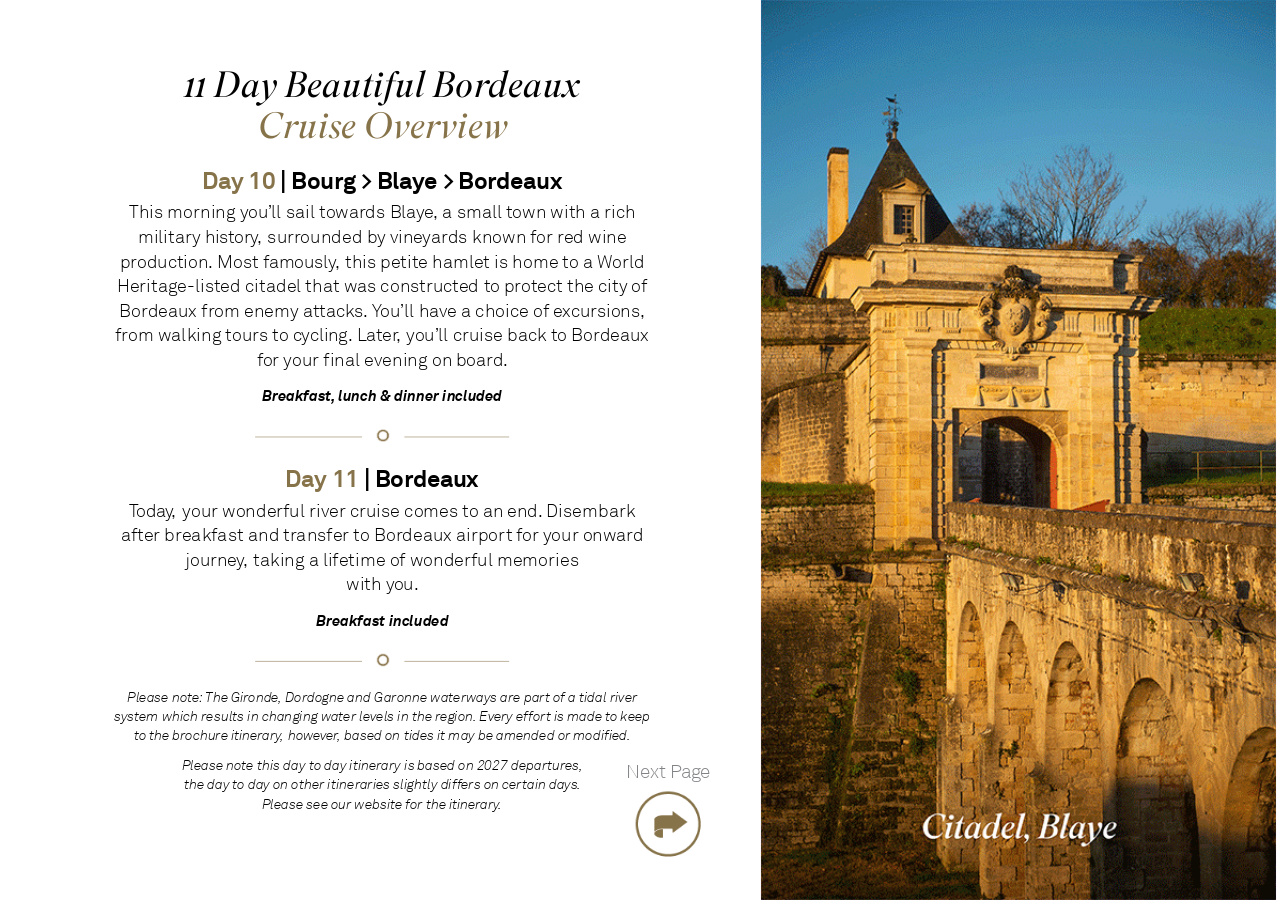
<file: publication-web-resources/html/publication-6.html>
<!DOCTYPE html>
<html xmlns="http://www.w3.org/1999/xhtml" lang="en-US">
	<head>
		<meta charset="utf-8" />
		<title>publication-6</title>
		<link href="../css/idGeneratedStyles.css" rel="stylesheet" type="text/css" />
		<script src="../script/idGeneratedScript.js" type="text/javascript"></script>
		<script src="../script/responsive.js" type="text/javascript"></script>
	</head>
	<body id="publication-6" onload="RegisterInteractiveHandlers();" style="width:1191px;height:842px;background-color:transparent;">
		<div style="position:absolute;overflow:hidden;left:0px;top:0px;-webkit-transform:translate(0.00px,0.00px);-ms-transform:translate(0.00px,0.00px);transform:translate(0.00px,0.00px);width:1190.55px;height:841.89px;background-color:white">
			<div id="_idContainer090">
				<div class="_idGenObjectAttribute-3">
					<img class="_idGenObjectAttribute-1 _idGenObjectAttribute-2" src="../image/S4812-DIGITAL---River-eDM-Flipbook-BOD-Page-4.gif" alt="" />
				</div>
			</div>
			<div id="_idContainer091" class="_idGenAnimation _idGenAnimationStart-1" data-animationOnPageLoadActions="playAnimation(selfContainerID,&apos;_idGenPlayAnimation-7&apos;,0,&apos;&apos;);" data-idGenAnimationStartState="_idGenAnimationStart-1" data-idGenAnimationEndState="_idGenAnimationEnd-1">
				<div style="width:0px;height:0px;position:absolute;top:0px;left:0px;-webkit-transform-origin: 0% 0%; -webkit-transform: translate(0px,28px) rotate(0deg) scale(0.05);transform-origin: 0% 0%; transform: translate(0px,28px) rotate(0deg) scale(0.05);">
					<p class="Page-header ParaOverride-1" lang="en-US"><span id="_idTextSpan959" class="CharOverride-17" style="position:absolute;top:0px;left:2173.54px;letter-spacing:9.07px;" lang="en-US">11 </span><span id="_idTextSpan960" class="CharOverride-11" style="position:absolute;top:0px;left:2735.89px;letter-spacing:13.6px;" lang="en-US">Day </span><span id="_idTextSpan961" class="CharOverride-11" style="position:absolute;top:0px;left:4059.13px;letter-spacing:13.6px;" lang="en-US">Beautiful </span><span id="_idTextSpan962" class="CharOverride-11" style="position:absolute;top:0px;left:6828.72px;letter-spacing:10.58px;" lang="en-US">Bordeaux </span><span id="_idTextSpan963" class="CharOverride-12" style="position:absolute;top:780px;left:3566.84px;letter-spacing:11.66px;" lang="en-US">Cruise </span><span id="_idTextSpan964" class="CharOverride-12" style="position:absolute;top:780px;left:5541.52px;letter-spacing:16.15px;" lang="en-US">Overview</span></p>
				</div>
			</div>
			<div id="_idContainer100" class="Basic-Text-Frame">
				<div style="width:0px;height:0px;position:absolute;top:0px;left:0px;-webkit-transform-origin: 0% 0%; -webkit-transform: translate(0px,30px) rotate(0deg) scale(0.05);transform-origin: 0% 0%; transform: translate(0px,30px) rotate(0deg) scale(0.05);">
					<p class="Itin-heading ParaOverride-1"><span id="_idTextSpan965" class="CharOverride-14" style="position:absolute;top:-63.58px;left:2509.43px;letter-spacing:-1.1px;">Day </span><span id="_idTextSpan966" class="CharOverride-14" style="position:absolute;top:-63.58px;left:3378.43px;">10 </span><span id="_idTextSpan967" class="CharOverride-15" style="position:absolute;top:-63.58px;left:3971.98px;">| </span><span id="_idTextSpan968" class="CharOverride-15" style="position:absolute;top:-63.58px;left:4181.86px;letter-spacing:-0.73px;">Bourg </span><span id="_idTextSpan969" class="CharOverride-15" style="position:absolute;top:-63.58px;left:5488.2px;">&gt; </span><span id="_idTextSpan970" class="CharOverride-15" style="position:absolute;top:-63.58px;left:5785.19px;letter-spacing:-1.83px;">Blaye </span><span id="_idTextSpan971" class="CharOverride-15" style="position:absolute;top:-63.58px;left:7016.74px;">&gt; </span><span id="_idTextSpan972" class="CharOverride-15" style="position:absolute;top:-63.58px;left:7313.73px;letter-spacing:-1.26px;">Bordeaux</span></p>
					<p class="Body-copy ParaOverride-1"><span id="_idTextSpan973" class="CharOverride-3" style="position:absolute;top:583.17px;left:1148.77px;">This </span><span id="_idTextSpan974" class="CharOverride-3" style="position:absolute;top:583.17px;left:1863.78px;letter-spacing:0.21px;">morning </span><span id="_idTextSpan975" class="CharOverride-3" style="position:absolute;top:583.17px;left:3217.3px;letter-spacing:-1.94px;">you’ll </span><span id="_idTextSpan976" class="CharOverride-3" style="position:absolute;top:583.17px;left:4085.65px;">sail </span><span id="_idTextSpan977" class="CharOverride-3" style="position:absolute;top:583.17px;left:4706.82px;letter-spacing:-1.61px;">towards </span><span id="_idTextSpan978" class="CharOverride-3" style="position:absolute;top:583.17px;left:6024.99px;letter-spacing:-4.61px;">Blaye, </span><span id="_idTextSpan979" class="CharOverride-3" style="position:absolute;top:583.17px;left:7013.36px;letter-spacing:0px;">a </span><span id="_idTextSpan980" class="CharOverride-3" style="position:absolute;top:583.17px;left:7277.19px;letter-spacing:0px;">small </span><span id="_idTextSpan981" class="CharOverride-3" style="position:absolute;top:583.17px;left:8202.32px;letter-spacing:-1.02px;">town </span><span id="_idTextSpan982" class="CharOverride-3" style="position:absolute;top:583.17px;left:9033.61px;letter-spacing:0px;">with </span><span id="_idTextSpan983" class="CharOverride-3" style="position:absolute;top:583.17px;left:9772.76px;letter-spacing:0px;">a </span><span id="_idTextSpan984" class="CharOverride-3" style="position:absolute;top:583.17px;left:10036.6px;letter-spacing:-0.48px;">rich </span><span id="_idTextSpan985" class="CharOverride-3" style="position:absolute;top:1043.17px;left:1310.77px;">military </span><span id="_idTextSpan986" class="CharOverride-3" style="position:absolute;top:1043.17px;left:2561.96px;letter-spacing:-6.08px;">history, </span><span id="_idTextSpan987" class="CharOverride-3" style="position:absolute;top:1043.17px;left:3736.31px;letter-spacing:-0.71px;">surrounded </span><span id="_idTextSpan988" class="CharOverride-3" style="position:absolute;top:1043.17px;left:5595.42px;letter-spacing:-1.7px;">by </span><span id="_idTextSpan989" class="CharOverride-3" style="position:absolute;top:1043.17px;left:6024.83px;letter-spacing:-1.63px;">vineyards </span><span id="_idTextSpan990" class="CharOverride-3" style="position:absolute;top:1043.17px;left:7566.03px;letter-spacing:-0.28px;">known </span><span id="_idTextSpan991" class="CharOverride-3" style="position:absolute;top:1043.17px;left:8655.38px;letter-spacing:-1.28px;">for </span><span id="_idTextSpan992" class="CharOverride-3" style="position:absolute;top:1043.17px;left:9157.89px;letter-spacing:-0.85px;">red </span><span id="_idTextSpan993" class="CharOverride-3" style="position:absolute;top:1043.17px;left:9738.95px;letter-spacing:0px;">wine </span><span id="_idTextSpan994" class="CharOverride-3" style="position:absolute;top:1503.17px;left:978.42px;letter-spacing:-2.07px;">production. </span><span id="_idTextSpan995" class="CharOverride-3" style="position:absolute;top:1503.17px;left:2799.11px;letter-spacing:-0.34px;">Most </span><span id="_idTextSpan996" class="CharOverride-3" style="position:absolute;top:1503.17px;left:3655.9px;letter-spacing:-5.47px;">famously, </span><span id="_idTextSpan997" class="CharOverride-3" style="position:absolute;top:1503.17px;left:5188.95px;">this </span><span id="_idTextSpan998" class="CharOverride-3" style="position:absolute;top:1503.17px;left:5848.54px;letter-spacing:-0.73px;">petite </span><span id="_idTextSpan999" class="CharOverride-3" style="position:absolute;top:1503.17px;left:6821.61px;letter-spacing:-0.48px;">hamlet </span><span id="_idTextSpan1000" class="CharOverride-3" style="position:absolute;top:1503.17px;left:7981.68px;letter-spacing:0px;">is </span><span id="_idTextSpan1001" class="CharOverride-3" style="position:absolute;top:1503.17px;left:8317.25px;">home </span><span id="_idTextSpan1002" class="CharOverride-3" style="position:absolute;top:1503.17px;left:9254.96px;letter-spacing:-1.13px;">to </span><span id="_idTextSpan1003" class="CharOverride-3" style="position:absolute;top:1503.17px;left:9636.1px;letter-spacing:0px;">a </span><span id="_idTextSpan1004" class="CharOverride-3" style="position:absolute;top:1503.17px;left:9899.93px;letter-spacing:-1.13px;">World </span><span id="_idTextSpan1005" class="CharOverride-3" style="position:absolute;top:1963.17px;left:919.1px;letter-spacing:-0.53px;">Heritage-listed </span><span id="_idTextSpan1006" class="CharOverride-3" style="position:absolute;top:1963.17px;left:3321.51px;">citadel </span><span id="_idTextSpan1007" class="CharOverride-3" style="position:absolute;top:1963.17px;left:4450.29px;letter-spacing:-0.34px;">that </span><span id="_idTextSpan1008" class="CharOverride-3" style="position:absolute;top:1963.17px;left:5162.24px;letter-spacing:-0.42px;">was </span><span id="_idTextSpan1009" class="CharOverride-3" style="position:absolute;top:1963.17px;left:5852.09px;letter-spacing:-0.85px;">constructed </span><span id="_idTextSpan1010" class="CharOverride-3" style="position:absolute;top:1963.17px;left:7782.26px;letter-spacing:-1.13px;">to </span><span id="_idTextSpan1011" class="CharOverride-3" style="position:absolute;top:1963.17px;left:8163.39px;letter-spacing:-1.61px;">protect </span><span id="_idTextSpan1012" class="CharOverride-3" style="position:absolute;top:1963.17px;left:9346.25px;">the </span><span id="_idTextSpan1013" class="CharOverride-3" style="position:absolute;top:1963.17px;left:9926.62px;">city </span><span id="_idTextSpan1014" class="CharOverride-3" style="position:absolute;top:1963.17px;left:10550.85px;letter-spacing:-0.57px;">of </span><span id="_idTextSpan1015" class="CharOverride-3" style="position:absolute;top:2423.17px;left:963.97px;letter-spacing:-0.87px;">Bordeaux </span><span id="_idTextSpan1016" class="CharOverride-3" style="position:absolute;top:2423.17px;left:2500.07px;letter-spacing:-1.22px;">from </span><span id="_idTextSpan1017" class="CharOverride-3" style="position:absolute;top:2423.17px;left:3299.07px;">enemy </span><span id="_idTextSpan1018" class="CharOverride-3" style="position:absolute;top:2423.17px;left:4397.25px;letter-spacing:-2.91px;">attacks. </span><span id="_idTextSpan1019" class="CharOverride-3" style="position:absolute;top:2423.17px;left:5688.91px;letter-spacing:-3.89px;">You’ll </span><span id="_idTextSpan1020" class="CharOverride-3" style="position:absolute;top:2423.17px;left:6566.1px;letter-spacing:-0.81px;">have </span><span id="_idTextSpan1021" class="CharOverride-3" style="position:absolute;top:2423.17px;left:7366.11px;letter-spacing:0px;">a </span><span id="_idTextSpan1022" class="CharOverride-3" style="position:absolute;top:2423.17px;left:7629.95px;letter-spacing:-0.34px;">choice </span><span id="_idTextSpan1023" class="CharOverride-3" style="position:absolute;top:2423.17px;left:8704.33px;letter-spacing:-0.57px;">of </span><span id="_idTextSpan1024" class="CharOverride-3" style="position:absolute;top:2423.17px;left:9080.71px;letter-spacing:-2.41px;">excursions, </span><span id="_idTextSpan1025" class="CharOverride-3" style="position:absolute;top:2883.17px;left:888.67px;letter-spacing:-1.22px;">from </span><span id="_idTextSpan1026" class="CharOverride-3" style="position:absolute;top:2883.17px;left:1687.67px;letter-spacing:-0.21px;">walking </span><span id="_idTextSpan1027" class="CharOverride-3" style="position:absolute;top:2883.17px;left:2948.37px;letter-spacing:-1.13px;">tours </span><span id="_idTextSpan1028" class="CharOverride-3" style="position:absolute;top:2883.17px;left:3827.94px;letter-spacing:-1.13px;">to </span><span id="_idTextSpan1029" class="CharOverride-3" style="position:absolute;top:2883.17px;left:4209.08px;letter-spacing:-3.59px;">cycling. </span><span id="_idTextSpan1030" class="CharOverride-3" style="position:absolute;top:2883.17px;left:5413.34px;letter-spacing:-7.77px;">Later, </span><span id="_idTextSpan1031" class="CharOverride-3" style="position:absolute;top:2883.17px;left:6338.47px;letter-spacing:-1.94px;">you’ll </span><span id="_idTextSpan1032" class="CharOverride-3" style="position:absolute;top:2883.17px;left:7206.82px;letter-spacing:-0.49px;">cruise </span><span id="_idTextSpan1033" class="CharOverride-3" style="position:absolute;top:2883.17px;left:8224.09px;letter-spacing:-0.48px;">back </span><span id="_idTextSpan1034" class="CharOverride-3" style="position:absolute;top:2883.17px;left:9040.42px;letter-spacing:-1.13px;">to </span><span id="_idTextSpan1035" class="CharOverride-3" style="position:absolute;top:2883.17px;left:9421.56px;letter-spacing:-0.87px;">Bordeaux </span><span id="_idTextSpan1036" class="CharOverride-3" style="position:absolute;top:3343.17px;left:3535.54px;letter-spacing:-1.27px;">for </span><span id="_idTextSpan1037" class="CharOverride-3" style="position:absolute;top:3343.17px;left:4038.06px;letter-spacing:-1.02px;">your </span><span id="_idTextSpan1038" class="CharOverride-3" style="position:absolute;top:3343.17px;left:4782.3px;text-rendering:optimizeLegibility;">final </span><span id="_idTextSpan1039" class="CharOverride-3" style="position:absolute;top:3343.17px;left:5550.01px;letter-spacing:-0.42px;">evening </span><span id="_idTextSpan1040" class="CharOverride-3" style="position:absolute;top:3343.17px;left:6811.06px;">on </span><span id="_idTextSpan1041" class="CharOverride-3" style="position:absolute;top:3343.17px;left:7268.01px;letter-spacing:-3.85px;">board.</span></p>
					<p class="Body-copy ParaOverride-1"><span id="_idTextSpan1042" class="CharOverride-16" style="position:absolute;top:4055.22px;left:3639.79px;letter-spacing:-1.53px;">Breakfast, </span><span id="_idTextSpan1043" class="CharOverride-16" style="position:absolute;top:4055.22px;left:5067.49px;letter-spacing:-0.23px;">lunch </span><span id="_idTextSpan1044" class="CharOverride-16" style="position:absolute;top:4055.22px;left:5846.72px;">&amp; </span><span id="_idTextSpan1045" class="CharOverride-16" style="position:absolute;top:4055.22px;left:6111.87px;">dinner </span><span id="_idTextSpan1046" class="CharOverride-16" style="position:absolute;top:4055.22px;left:7011.5px;">included</span></p>
					<p class="Itin-heading ParaOverride-1"><span id="_idTextSpan1047" class="CharOverride-14" style="position:absolute;top:5516.42px;left:4075.37px;letter-spacing:-1.1px;">Day </span><span id="_idTextSpan1048" class="CharOverride-14" style="position:absolute;top:5516.42px;left:4944.37px;">11 </span><span id="_idTextSpan1049" class="CharOverride-15" style="position:absolute;top:5516.42px;left:5537.92px;">| </span><span id="_idTextSpan1050" class="CharOverride-15" style="position:absolute;top:5516.42px;left:5747.79px;letter-spacing:-1.12px;">Bordeaux </span></p>
					<p class="Body-copy ParaOverride-1"><span id="_idTextSpan1051" class="CharOverride-3" style="position:absolute;top:6163.17px;left:1147.07px;letter-spacing:-11.95px;">Today, </span><span id="_idTextSpan1052" class="CharOverride-3" style="position:absolute;top:6163.17px;left:2147px;letter-spacing:-1.02px;">your </span><span id="_idTextSpan1053" class="CharOverride-3" style="position:absolute;top:6163.17px;left:2891.25px;letter-spacing:-0.51px;">wonderful </span><span id="_idTextSpan1054" class="CharOverride-3" style="position:absolute;top:6163.17px;left:4520.51px;letter-spacing:-0.28px;">river </span><span id="_idTextSpan1055" class="CharOverride-3" style="position:absolute;top:6163.17px;left:5281.42px;letter-spacing:-0.49px;">cruise </span><span id="_idTextSpan1056" class="CharOverride-3" style="position:absolute;top:6163.17px;left:6298.69px;letter-spacing:0px;">comes </span><span id="_idTextSpan1057" class="CharOverride-3" style="position:absolute;top:6163.17px;left:7386.34px;letter-spacing:-1.13px;">to </span><span id="_idTextSpan1058" class="CharOverride-3" style="position:absolute;top:6163.17px;left:7767.47px;">an </span><span id="_idTextSpan1059" class="CharOverride-3" style="position:absolute;top:6163.17px;left:8229.53px;letter-spacing:-3.4px;">end. </span><span id="_idTextSpan1060" class="CharOverride-3" style="position:absolute;top:6163.17px;left:8955.42px;">Disembark </span><span id="_idTextSpan1061" class="CharOverride-3" style="position:absolute;top:6623.17px;left:991.52px;letter-spacing:-0.57px;">after </span><span id="_idTextSpan1062" class="CharOverride-3" style="position:absolute;top:6623.17px;left:1809.89px;letter-spacing:-0.68px;">breakfast </span><span id="_idTextSpan1063" class="CharOverride-3" style="position:absolute;top:6623.17px;left:3370.47px;">and </span><span id="_idTextSpan1064" class="CharOverride-3" style="position:absolute;top:6623.17px;left:4031.09px;letter-spacing:-0.75px;">transfer </span><span id="_idTextSpan1065" class="CharOverride-3" style="position:absolute;top:6623.17px;left:5347.9px;letter-spacing:-1.13px;">to </span><span id="_idTextSpan1066" class="CharOverride-3" style="position:absolute;top:6623.17px;left:5729.03px;letter-spacing:-0.87px;">Bordeaux </span><span id="_idTextSpan1067" class="CharOverride-3" style="position:absolute;top:6623.17px;left:7265.13px;letter-spacing:0.42px;">airport </span><span id="_idTextSpan1068" class="CharOverride-3" style="position:absolute;top:6623.17px;left:8389.84px;letter-spacing:-1.28px;">for </span><span id="_idTextSpan1069" class="CharOverride-3" style="position:absolute;top:6623.17px;left:8892.35px;letter-spacing:-1.02px;">your </span><span id="_idTextSpan1070" class="CharOverride-3" style="position:absolute;top:6623.17px;left:9636.6px;letter-spacing:-1.6px;">onward </span><span id="_idTextSpan1071" class="CharOverride-3" style="position:absolute;top:7083.17px;left:2204.29px;letter-spacing:-5.89px;">journey, </span><span id="_idTextSpan1072" class="CharOverride-3" style="position:absolute;top:7083.17px;left:3470.09px;">taking </span><span id="_idTextSpan1073" class="CharOverride-3" style="position:absolute;top:7083.17px;left:4509.79px;">a </span><span id="_idTextSpan1074" class="CharOverride-3" style="position:absolute;top:7083.17px;left:4773.63px;letter-spacing:-0.38px;">lifetime </span><span id="_idTextSpan1075" class="CharOverride-3" style="position:absolute;top:7083.17px;left:6024.14px;letter-spacing:-0.57px;">of </span><span id="_idTextSpan1076" class="CharOverride-3" style="position:absolute;top:7083.17px;left:6400.52px;letter-spacing:-0.51px;">wonderful </span><span id="_idTextSpan1077" class="CharOverride-3" style="position:absolute;top:7083.17px;left:8029.78px;">memories </span><span id="_idTextSpan1078" class="CharOverride-3" style="position:absolute;top:7543.17px;left:5209.85px;">with </span><span id="_idTextSpan1079" class="CharOverride-3" style="position:absolute;top:7543.17px;left:5949px;letter-spacing:-5.52px;">you.</span></p>
					<p class="Body-copy ParaOverride-1"><span id="_idTextSpan1080" class="CharOverride-16" style="position:absolute;top:8255.22px;left:4645.39px;letter-spacing:-0.28px;">Breakfast </span><span id="_idTextSpan1081" class="CharOverride-16" style="position:absolute;top:8255.22px;left:6005.89px;">included</span></p>
					<p class="Body-copy ParaOverride-1"><span id="_idTextSpan1082" class="CharOverride-19" style="position:absolute;top:9692.57px;left:1115.17px;letter-spacing:-0.19px;">Please </span><span id="_idTextSpan1083" class="CharOverride-19" style="position:absolute;top:9692.57px;left:1948.19px;letter-spacing:-3.47px;">note: </span><span id="_idTextSpan1084" class="CharOverride-19" style="position:absolute;top:9692.57px;left:2574.27px;">The </span><span id="_idTextSpan1085" class="CharOverride-19" style="position:absolute;top:9692.57px;left:3055.78px;letter-spacing:-2.31px;">Gironde, </span><span id="_idTextSpan1086" class="CharOverride-19" style="position:absolute;top:9692.57px;left:4068.99px;letter-spacing:-0.14px;">Dordogne </span><span id="_idTextSpan1087" class="CharOverride-19" style="position:absolute;top:9692.57px;left:5236.37px;">and </span><span id="_idTextSpan1088" class="CharOverride-19" style="position:absolute;top:9692.57px;left:5736.34px;letter-spacing:0.16px;">Garonne </span><span id="_idTextSpan1089" class="CharOverride-19" style="position:absolute;top:9692.57px;left:6788.28px;letter-spacing:-0.78px;">waterways </span><span id="_idTextSpan1090" class="CharOverride-19" style="position:absolute;top:9692.57px;left:8098.92px;letter-spacing:-0.65px;">are </span><span id="_idTextSpan1091" class="CharOverride-19" style="position:absolute;top:9692.57px;left:8533.12px;letter-spacing:0.52px;">part </span><span id="_idTextSpan1092" class="CharOverride-19" style="position:absolute;top:9692.57px;left:9079.63px;letter-spacing:-0.43px;">of </span><span id="_idTextSpan1093" class="CharOverride-19" style="position:absolute;top:9692.57px;left:9361.99px;letter-spacing:0px;">a </span><span id="_idTextSpan1094" class="CharOverride-19" style="position:absolute;top:9692.57px;left:9563.22px;">tidal </span><span id="_idTextSpan1095" class="CharOverride-19" style="position:absolute;top:9692.57px;left:10140.67px;letter-spacing:-0.22px;">river </span><span id="_idTextSpan1096" class="CharOverride-19" style="position:absolute;top:10052.57px;left:871.15px;letter-spacing:-1.3px;">system </span><span id="_idTextSpan1097" class="CharOverride-19" style="position:absolute;top:10052.57px;left:1760.35px;letter-spacing:-0.22px;">which </span><span id="_idTextSpan1098" class="CharOverride-19" style="position:absolute;top:10052.57px;left:2501.6px;letter-spacing:-0.32px;">results </span><span id="_idTextSpan1099" class="CharOverride-19" style="position:absolute;top:10052.57px;left:3363.74px;">in </span><span id="_idTextSpan1100" class="CharOverride-19" style="position:absolute;top:10052.57px;left:3632.58px;letter-spacing:-0.14px;">changing </span><span id="_idTextSpan1101" class="CharOverride-19" style="position:absolute;top:10052.57px;left:4732.89px;letter-spacing:-0.65px;">water </span><span id="_idTextSpan1102" class="CharOverride-19" style="position:absolute;top:10052.57px;left:5454.38px;letter-spacing:-0.56px;">levels </span><span id="_idTextSpan1103" class="CharOverride-19" style="position:absolute;top:10052.57px;left:6170.67px;">in </span><span id="_idTextSpan1104" class="CharOverride-19" style="position:absolute;top:10052.57px;left:6439.51px;letter-spacing:0px;">the </span><span id="_idTextSpan1105" class="CharOverride-19" style="position:absolute;top:10052.57px;left:6878.12px;letter-spacing:-1.95px;">region. </span><span id="_idTextSpan1106" class="CharOverride-19" style="position:absolute;top:10052.57px;left:7701.53px;letter-spacing:-0.87px;">Every </span><span id="_idTextSpan1107" class="CharOverride-19" style="position:absolute;top:10052.57px;left:8393.89px;letter-spacing:-0.19px;">effort </span><span id="_idTextSpan1108" class="CharOverride-19" style="position:absolute;top:10052.57px;left:9096.92px;">is </span><span id="_idTextSpan1109" class="CharOverride-19" style="position:absolute;top:10052.57px;left:9344.7px;letter-spacing:0px;">made </span><span id="_idTextSpan1110" class="CharOverride-19" style="position:absolute;top:10052.57px;left:10057.09px;letter-spacing:-0.87px;">to </span><span id="_idTextSpan1111" class="CharOverride-19" style="position:absolute;top:10052.57px;left:10344.38px;letter-spacing:-0.52px;">keep </span><span id="_idTextSpan1112" class="CharOverride-19" style="position:absolute;top:10412.57px;left:1233.47px;letter-spacing:-0.87px;">to </span><span id="_idTextSpan1113" class="CharOverride-19" style="position:absolute;top:10412.57px;left:1520.77px;">the </span><span id="_idTextSpan1114" class="CharOverride-19" style="position:absolute;top:10412.57px;left:1959.38px;letter-spacing:-0.72px;">brochure </span><span id="_idTextSpan1115" class="CharOverride-19" style="position:absolute;top:10412.57px;left:3058.9px;letter-spacing:-3.8px;">itinerary, </span><span id="_idTextSpan1116" class="CharOverride-19" style="position:absolute;top:10412.57px;left:4118.39px;letter-spacing:-4.82px;">however, </span><span id="_idTextSpan1117" class="CharOverride-19" style="position:absolute;top:10412.57px;left:5176.32px;">based </span><span id="_idTextSpan1118" class="CharOverride-19" style="position:absolute;top:10412.57px;left:5939.93px;">on </span><span id="_idTextSpan1119" class="CharOverride-19" style="position:absolute;top:10412.57px;left:6284.94px;letter-spacing:0px;">tides </span><span id="_idTextSpan1120" class="CharOverride-19" style="position:absolute;top:10412.57px;left:6913.09px;letter-spacing:0px;">it </span><span id="_idTextSpan1121" class="CharOverride-19" style="position:absolute;top:10412.57px;left:7126.81px;letter-spacing:0px;">may </span><span id="_idTextSpan1122" class="CharOverride-19" style="position:absolute;top:10412.57px;left:7679.04px;">be </span><span id="_idTextSpan1123" class="CharOverride-19" style="position:absolute;top:10412.57px;left:8019.11px;">amended </span><span id="_idTextSpan1124" class="CharOverride-19" style="position:absolute;top:10412.57px;left:9166.98px;letter-spacing:0px;">or </span><span id="_idTextSpan1125" class="CharOverride-19" style="position:absolute;top:10412.57px;left:9460px;text-rendering:optimizeLegibility;">modified.</span></p>
					<p class="Body-copy ParaOverride-1"><span id="_idTextSpan1126" class="CharOverride-19" style="position:absolute;top:10972.57px;left:2133.45px;letter-spacing:-0.19px;">Please </span><span id="_idTextSpan1127" class="CharOverride-19" style="position:absolute;top:10972.57px;left:2966.47px;letter-spacing:-0.78px;">note </span><span id="_idTextSpan1128" class="CharOverride-19" style="position:absolute;top:10972.57px;left:3540.03px;">this </span><span id="_idTextSpan1129" class="CharOverride-19" style="position:absolute;top:10972.57px;left:4034.28px;">day </span><span id="_idTextSpan1130" class="CharOverride-19" style="position:absolute;top:10972.57px;left:4507.99px;letter-spacing:-0.87px;">to </span><span id="_idTextSpan1131" class="CharOverride-19" style="position:absolute;top:10972.57px;left:4795.29px;">day </span><span id="_idTextSpan1132" class="CharOverride-19" style="position:absolute;top:10972.57px;left:5269px;letter-spacing:-0.39px;">itinerary </span><span id="_idTextSpan1133" class="CharOverride-19" style="position:absolute;top:10972.57px;left:6297.02px;">is </span><span id="_idTextSpan1134" class="CharOverride-19" style="position:absolute;top:10972.57px;left:6544.79px;">based </span><span id="_idTextSpan1135" class="CharOverride-19" style="position:absolute;top:10972.57px;left:7308.4px;letter-spacing:0px;">on </span><span id="_idTextSpan1136" class="CharOverride-19" style="position:absolute;top:10972.57px;left:7653.41px;">2027 </span><span id="_idTextSpan1137" class="CharOverride-19" style="position:absolute;top:10972.57px;left:8297.42px;letter-spacing:-1.19px;">departures, </span><span id="_idTextSpan1138" class="CharOverride-19" style="position:absolute;top:11332.57px;left:2168.54px;">the </span><span id="_idTextSpan1139" class="CharOverride-19" style="position:absolute;top:11332.57px;left:2607.15px;">day </span><span id="_idTextSpan1140" class="CharOverride-19" style="position:absolute;top:11332.57px;left:3080.86px;letter-spacing:-0.87px;">to </span><span id="_idTextSpan1141" class="CharOverride-19" style="position:absolute;top:11332.57px;left:3368.16px;">day </span><span id="_idTextSpan1142" class="CharOverride-19" style="position:absolute;top:11332.57px;left:3841.87px;">on </span><span id="_idTextSpan1143" class="CharOverride-19" style="position:absolute;top:11332.57px;left:4186.89px;letter-spacing:-0.22px;">other </span><span id="_idTextSpan1144" class="CharOverride-19" style="position:absolute;top:11332.57px;left:4861.84px;letter-spacing:-0.32px;">itineraries </span><span id="_idTextSpan1145" class="CharOverride-19" style="position:absolute;top:11332.57px;left:6094.47px;letter-spacing:-0.29px;">slightly </span><span id="_idTextSpan1146" class="CharOverride-19" style="position:absolute;top:11332.57px;left:6978.21px;letter-spacing:-0.49px;">differs </span><span id="_idTextSpan1147" class="CharOverride-19" style="position:absolute;top:11332.57px;left:7784.45px;letter-spacing:0px;">on </span><span id="_idTextSpan1148" class="CharOverride-19" style="position:absolute;top:11332.57px;left:8129.47px;">certain </span><span id="_idTextSpan1149" class="CharOverride-19" style="position:absolute;top:11332.57px;left:9005.39px;letter-spacing:-2.82px;">days. </span><span id="_idTextSpan1150" class="CharOverride-19" style="position:absolute;top:11692.57px;left:3632.19px;letter-spacing:-0.19px;">Please </span><span id="_idTextSpan1151" class="CharOverride-19" style="position:absolute;top:11692.57px;left:4465.22px;">see </span><span id="_idTextSpan1152" class="CharOverride-19" style="position:absolute;top:11692.57px;left:4923.85px;">our </span><span id="_idTextSpan1153" class="CharOverride-19" style="position:absolute;top:11692.57px;left:5365.58px;letter-spacing:-0.49px;">website </span><span id="_idTextSpan1154" class="CharOverride-19" style="position:absolute;top:11692.57px;left:6319.51px;letter-spacing:-0.65px;">for </span><span id="_idTextSpan1155" class="CharOverride-19" style="position:absolute;top:11692.57px;left:6699.36px;">the </span><span id="_idTextSpan1156" class="CharOverride-19" style="position:absolute;top:11692.57px;left:7137.97px;letter-spacing:-4.16px;">itinerary.</span></p>
					<div id="_idContainer099">
						<div id="_idContainer096" class="_idGenObjectStyle-Disabled">
							<img class="_idGenObjectAttribute-4 _idGenObjectAttribute-2" src="[data-uri]" alt="" />
						</div>
						<div id="_idContainer097" class="Basic-Graphics-Frame _idGenObjectStyle-Disabled">
							<img class="_idGenObjectAttribute-4 _idGenObjectAttribute-2" src="[data-uri]" alt="" />
						</div>
						<div id="_idContainer098" class="Basic-Graphics-Frame _idGenObjectStyle-Disabled">
							<img class="_idGenObjectAttribute-4 _idGenObjectAttribute-2" src="[data-uri]" alt="" />
						</div>
					</div>
					<div id="_idContainer095">
						<div id="_idContainer092" class="_idGenObjectStyle-Disabled">
							<img class="_idGenObjectAttribute-4 _idGenObjectAttribute-2" src="[data-uri]" alt="" />
						</div>
						<div id="_idContainer093" class="Basic-Graphics-Frame _idGenObjectStyle-Disabled">
							<img class="_idGenObjectAttribute-4 _idGenObjectAttribute-2" src="[data-uri]" alt="" />
						</div>
						<div id="_idContainer094" class="Basic-Graphics-Frame _idGenObjectStyle-Disabled">
							<img class="_idGenObjectAttribute-4 _idGenObjectAttribute-2" src="[data-uri]" alt="" />
						</div>
					</div>
				</div>
			</div>
			<div id="_idContainer104">
				<div id="_idContainer101" class="_idGenObjectStyle-Disabled">
					<img class="_idGenObjectAttribute-4 _idGenObjectAttribute-2" src="[data-uri]" alt="" />
				</div>
				<div id="_idContainer102" class="_idGenObjectStyle-Disabled">
					<img class="_idGenObjectAttribute-4 _idGenObjectAttribute-2" src="[data-uri]" alt="" />
				</div>
				<div id="_idContainer103" class="_idGenObjectStyle-Disabled">
					<img class="_idGenObjectAttribute-4 _idGenObjectAttribute-2" src="[data-uri]" alt="" />
				</div>
			</div>
			<div id="_idContainer106" class="_idGenButton" data-clickactions="goToDestination(&apos;publication-7.html&apos;);">
				<div class="_idGen-Appearance-Normal" id="_idContainer105">
					<img class="_idGenObjectAttribute-4 _idGenObjectAttribute-2" src="[data-uri]" alt="" />
				</div>
			</div>
			<div id="_idContainer107" class="Basic-Text-Frame">
				<div style="width:0px;height:0px;position:absolute;top:0px;left:0px;-webkit-transform-origin: 0% 0%; -webkit-transform: translate(0px,28px) rotate(0deg) scale(0.05);transform-origin: 0% 0%; transform: translate(0px,28px) rotate(0deg) scale(0.05);">
					<p class="SELL_SELL-PAGE-TITLE ParaOverride-1"><span id="_idTextSpan1157" class="CharOverride-8" style="position:absolute;top:-50.35px;left:351.81px;">N</span><span id="_idTextSpan1158" class="CharOverride-9" style="position:absolute;top:-50.35px;left:608.96px;letter-spacing:-0.87px;">ext </span><span id="_idTextSpan1159" class="CharOverride-10" style="position:absolute;top:-47.36px;left:1161.59px;letter-spacing:-1.72px;">Page</span></p>
				</div>
			</div>
		</div>
	</body>
</html>
</file>
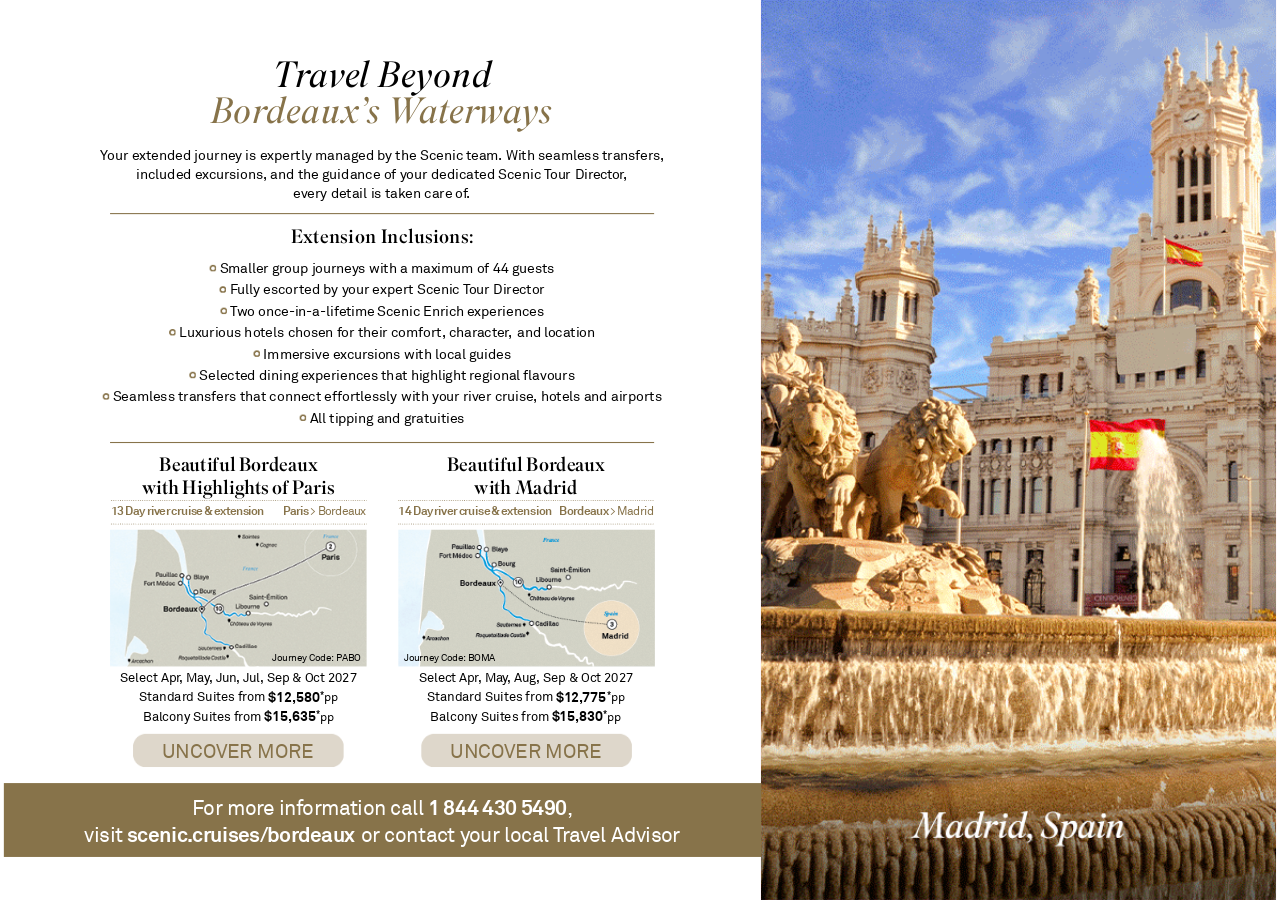
<file: publication-web-resources/html/publication-8.html>
<!DOCTYPE html>
<html xmlns="http://www.w3.org/1999/xhtml" lang="en-US">
	<head>
		<meta charset="utf-8" />
		<title>publication-8</title>
		<link href="../css/idGeneratedStyles.css" rel="stylesheet" type="text/css" />
		<script src="../script/idGeneratedScript.js" type="text/javascript"></script>
		<script src="../script/responsive.js" type="text/javascript"></script>
	</head>
	<body id="publication-8" onload="RegisterInteractiveHandlers();" style="width:1191px;height:842px;background-color:transparent;">
		<div style="position:absolute;overflow:hidden;left:0px;top:0px;-webkit-transform:translate(0.00px,0.00px);-ms-transform:translate(0.00px,0.00px);transform:translate(0.00px,0.00px);width:1190.55px;height:841.89px;background-color:white">
			<div id="_idContainer174" class="Basic-Text-Frame">
				<div style="width:0px;height:0px;position:absolute;top:0px;left:0px;-webkit-transform-origin: 0% 0%; -webkit-transform: translate(0px,40px) rotate(0deg) scale(0.05);transform-origin: 0% 0%; transform: translate(0px,40px) rotate(0deg) scale(0.05);">
					<p class="Body-copy ParaOverride-1" lang="en-GB"><span id="_idTextSpan1333" class="CharOverride-40" style="position:absolute;top:-37.57px;left:609.72px;letter-spacing:-2.86px;" lang="en-GB">Your </span><span id="_idTextSpan1334" class="CharOverride-40" style="position:absolute;top:-37.57px;left:1198.62px;letter-spacing:-0.58px;" lang="en-GB">extended </span><span id="_idTextSpan1335" class="CharOverride-40" style="position:absolute;top:-37.57px;left:2374.06px;letter-spacing:-0.33px;" lang="en-GB">journey </span><span id="_idTextSpan1336" class="CharOverride-40" style="position:absolute;top:-37.57px;left:3325.9px;" lang="en-GB">is </span><span id="_idTextSpan1337" class="CharOverride-40" style="position:absolute;top:-37.57px;left:3592.14px;letter-spacing:-0.29px;" lang="en-GB">expertly </span><span id="_idTextSpan1338" class="CharOverride-40" style="position:absolute;top:-37.57px;left:4625.09px;letter-spacing:-0.16px;" lang="en-GB">managed </span><span id="_idTextSpan1339" class="CharOverride-40" style="position:absolute;top:-37.57px;left:5793px;letter-spacing:-1.3px;" lang="en-GB">by </span><span id="_idTextSpan1340" class="CharOverride-40" style="position:absolute;top:-37.57px;left:6133.07px;letter-spacing:0px;" lang="en-GB">the </span><span id="_idTextSpan1341" class="CharOverride-40" style="position:absolute;top:-37.57px;left:6588.84px;" lang="en-GB">Scenic </span><span id="_idTextSpan1342" class="CharOverride-40" style="position:absolute;top:-37.57px;left:7456.72px;letter-spacing:-2.6px;" lang="en-GB">team. </span><span id="_idTextSpan1343" class="CharOverride-40" style="position:absolute;top:-37.57px;left:8194.33px;letter-spacing:0px;" lang="en-GB">With </span><span id="_idTextSpan1344" class="CharOverride-40" style="position:absolute;top:-37.57px;left:8801.94px;letter-spacing:-0.14px;" lang="en-GB">seamless </span><span id="_idTextSpan1345" class="CharOverride-40" style="position:absolute;top:-37.57px;left:10002.61px;letter-spacing:-2.01px;" lang="en-GB">transfers, </span><span id="_idTextSpan1346" class="CharOverride-40" style="position:absolute;top:322.43px;left:1277.26px;" lang="en-GB">included </span><span id="_idTextSpan1347" class="CharOverride-40" style="position:absolute;top:322.43px;left:2378.08px;letter-spacing:-1.84px;" lang="en-GB">excursions, </span><span id="_idTextSpan1348" class="CharOverride-40" style="position:absolute;top:322.43px;left:3793.51px;" lang="en-GB">and </span><span id="_idTextSpan1349" class="CharOverride-40" style="position:absolute;top:322.43px;left:4305.44px;" lang="en-GB">the </span><span id="_idTextSpan1350" class="CharOverride-40" style="position:absolute;top:322.43px;left:4761.21px;letter-spacing:-0.29px;" lang="en-GB">guidance </span><span id="_idTextSpan1351" class="CharOverride-40" style="position:absolute;top:322.43px;left:5914.82px;letter-spacing:-0.43px;" lang="en-GB">of </span><span id="_idTextSpan1352" class="CharOverride-40" style="position:absolute;top:322.43px;left:6213.56px;letter-spacing:-0.78px;" lang="en-GB">your </span><span id="_idTextSpan1353" class="CharOverride-40" style="position:absolute;top:322.43px;left:6795.16px;letter-spacing:-0.39px;" lang="en-GB">dedicated </span><span id="_idTextSpan1354" class="CharOverride-40" style="position:absolute;top:322.43px;left:8056.41px;" lang="en-GB">Scenic </span><span id="_idTextSpan1355" class="CharOverride-40" style="position:absolute;top:322.43px;left:8917.78px;letter-spacing:-4.68px;" lang="en-GB">Tour </span><span id="_idTextSpan1356" class="CharOverride-40" style="position:absolute;top:322.43px;left:9490.29px;letter-spacing:-4.42px;" lang="en-GB">Director, </span><span id="_idTextSpan1357" class="CharOverride-40" style="position:absolute;top:682.43px;left:4219.77px;letter-spacing:-0.43px;" lang="en-GB">every </span><span id="_idTextSpan1358" class="CharOverride-40" style="position:absolute;top:682.43px;left:4919.17px;letter-spacing:-0.19px;" lang="en-GB">detail </span><span id="_idTextSpan1359" class="CharOverride-40" style="position:absolute;top:682.43px;left:5667.69px;" lang="en-GB">is </span><span id="_idTextSpan1360" class="CharOverride-40" style="position:absolute;top:682.43px;left:5933.93px;letter-spacing:-0.43px;" lang="en-GB">taken </span><span id="_idTextSpan1361" class="CharOverride-40" style="position:absolute;top:682.43px;left:6673.62px;letter-spacing:-0.52px;" lang="en-GB">care </span><span id="_idTextSpan1362" class="CharOverride-40" style="position:absolute;top:682.43px;left:7257.58px;letter-spacing:-6.93px;" lang="en-GB">of.</span></p>
					<p class="Basic-Paragraph ParaOverride-1"><span id="_idTextSpan1363" class="CharOverride-41" style="position:absolute;top:1477.98px;left:4173.76px;letter-spacing:6.12px;">Extension </span><span id="_idTextSpan1364" class="CharOverride-41" style="position:absolute;top:1477.98px;left:5858.53px;letter-spacing:5.56px;">Inclusions:</span></p>
					<p class="Basic-Paragraph ParaOverride-1"><span id="_idTextSpan1365" class="CharOverride-40" style="position:absolute;top:2122.43px;left:2784.5px;"> </span><span id="_idTextSpan1366" class="CharOverride-40" style="position:absolute;top:2082.43px;left:2844.3px;letter-spacing:-2.05px;">Smaller </span><span id="_idTextSpan1367" class="CharOverride-40" style="position:absolute;top:2082.43px;left:3820.84px;letter-spacing:-1.33px;">group </span><span id="_idTextSpan1368" class="CharOverride-40" style="position:absolute;top:2082.43px;left:4563.98px;letter-spacing:-1.65px;">journeys </span><span id="_idTextSpan1369" class="CharOverride-40" style="position:absolute;top:2082.43px;left:5639.04px;letter-spacing:-1.05px;">with </span><span id="_idTextSpan1370" class="CharOverride-40" style="position:absolute;top:2082.43px;left:6216.72px;">a </span><span id="_idTextSpan1371" class="CharOverride-40" style="position:absolute;top:2082.43px;left:6421.86px;letter-spacing:-1.22px;">maximum </span><span id="_idTextSpan1372" class="CharOverride-40" style="position:absolute;top:2082.43px;left:7653.85px;letter-spacing:-0.59px;">of </span><span id="_idTextSpan1373" class="CharOverride-40" style="position:absolute;top:2082.43px;left:7952.12px;letter-spacing:1.92px;">44 </span><span id="_idTextSpan1374" class="CharOverride-40" style="position:absolute;top:2082.43px;left:8308.86px;letter-spacing:0.14px;">guests</span></p>
					<p class="Basic-Paragraph ParaOverride-1"><span id="_idTextSpan1375" class="CharOverride-40" style="position:absolute;top:2522.43px;left:2969.79px;"> </span><span id="_idTextSpan1376" class="CharOverride-40" style="position:absolute;top:2482.43px;left:3029.59px;letter-spacing:-2.6px;">Fully </span><span id="_idTextSpan1377" class="CharOverride-40" style="position:absolute;top:2482.43px;left:3658.51px;letter-spacing:0.68px;">escorted </span><span id="_idTextSpan1378" class="CharOverride-40" style="position:absolute;top:2482.43px;left:4784.43px;letter-spacing:-0.94px;">by </span><span id="_idTextSpan1379" class="CharOverride-40" style="position:absolute;top:2482.43px;left:5125.56px;letter-spacing:-1.81px;">your </span><span id="_idTextSpan1380" class="CharOverride-40" style="position:absolute;top:2482.43px;left:5702px;letter-spacing:0.51px;">expert </span><span id="_idTextSpan1381" class="CharOverride-40" style="position:absolute;top:2482.43px;left:6535.96px;letter-spacing:-1.21px;">Scenic </span><span id="_idTextSpan1382" class="CharOverride-40" style="position:absolute;top:2482.43px;left:7395.33px;letter-spacing:-5.45px;">Tour </span><span id="_idTextSpan1383" class="CharOverride-40" style="position:absolute;top:2482.43px;left:7963.99px;letter-spacing:-0.88px;">Director</span></p>
					<p class="Basic-Paragraph ParaOverride-1"><span id="_idTextSpan1384" class="CharOverride-40" style="position:absolute;top:2922.43px;left:2987.62px;"> </span><span id="_idTextSpan1385" class="CharOverride-40" style="position:absolute;top:2882.43px;left:3047.42px;letter-spacing:-6.05px;">Two </span><span id="_idTextSpan1386" class="CharOverride-40" style="position:absolute;top:2882.43px;left:3567.39px;letter-spacing:-1.84px;">once-in-a-lifetime </span><span id="_idTextSpan1387" class="CharOverride-40" style="position:absolute;top:2882.43px;left:5790.73px;letter-spacing:-1.21px;">Scenic </span><span id="_idTextSpan1388" class="CharOverride-40" style="position:absolute;top:2882.43px;left:6650.1px;letter-spacing:-2.03px;">Enrich </span><span id="_idTextSpan1389" class="CharOverride-40" style="position:absolute;top:2882.43px;left:7472.03px;letter-spacing:-1.21px;">experiences</span></p>
					<p class="Basic-Paragraph ParaOverride-1"><span id="_idTextSpan1390" class="CharOverride-40" style="position:absolute;top:3322.43px;left:2025.97px;"> </span><span id="_idTextSpan1391" class="CharOverride-40" style="position:absolute;top:3282.43px;left:2085.77px;letter-spacing:-1.38px;">Luxurious </span><span id="_idTextSpan1392" class="CharOverride-40" style="position:absolute;top:3282.43px;left:3307.95px;letter-spacing:-0.69px;">hotels </span><span id="_idTextSpan1393" class="CharOverride-40" style="position:absolute;top:3282.43px;left:4115.06px;letter-spacing:-1.04px;">chosen </span><span id="_idTextSpan1394" class="CharOverride-40" style="position:absolute;top:3282.43px;left:5034.39px;letter-spacing:-0.65px;">for </span><span id="_idTextSpan1395" class="CharOverride-40" style="position:absolute;top:3282.43px;left:5431.66px;letter-spacing:-1.93px;">their </span><span id="_idTextSpan1396" class="CharOverride-40" style="position:absolute;top:3282.43px;left:6046.68px;letter-spacing:0.21px;">comfort, </span><span id="_idTextSpan1397" class="CharOverride-40" style="position:absolute;top:3282.43px;left:7136.66px;letter-spacing:-2.78px;">character, </span><span id="_idTextSpan1398" class="CharOverride-40" style="position:absolute;top:3282.43px;left:8405.29px;letter-spacing:-1.37px;">and </span><span id="_idTextSpan1399" class="CharOverride-40" style="position:absolute;top:3282.43px;left:8911.73px;letter-spacing:-1.27px;">location</span></p>
					<p class="Basic-Paragraph ParaOverride-1"><span id="_idTextSpan1400" class="CharOverride-40" style="position:absolute;top:3722.43px;left:3605.35px;"> </span><span id="_idTextSpan1401" class="CharOverride-40" style="position:absolute;top:3682.43px;left:3665.14px;letter-spacing:-1.67px;">Immersive </span><span id="_idTextSpan1402" class="CharOverride-40" style="position:absolute;top:3682.43px;left:4959.56px;letter-spacing:-2.22px;">excursions </span><span id="_idTextSpan1403" class="CharOverride-40" style="position:absolute;top:3682.43px;left:6296.17px;letter-spacing:-1.05px;">with </span><span id="_idTextSpan1404" class="CharOverride-40" style="position:absolute;top:3682.43px;left:6873.86px;letter-spacing:-0.71px;">local </span><span id="_idTextSpan1405" class="CharOverride-40" style="position:absolute;top:3682.43px;left:7509.47px;letter-spacing:-1.53px;">guides </span></p>
					<p class="Basic-Paragraph ParaOverride-1"><span id="_idTextSpan1406" class="CharOverride-40" style="position:absolute;top:4122.43px;left:2405.02px;"> </span><span id="_idTextSpan1407" class="CharOverride-40" style="position:absolute;top:4082.43px;left:2464.82px;letter-spacing:-0.25px;">Selected </span><span id="_idTextSpan1408" class="CharOverride-40" style="position:absolute;top:4082.43px;left:3586.01px;letter-spacing:-3.05px;">dining </span><span id="_idTextSpan1409" class="CharOverride-40" style="position:absolute;top:4082.43px;left:4365.68px;letter-spacing:-1.11px;">experiences </span><span id="_idTextSpan1410" class="CharOverride-40" style="position:absolute;top:4082.43px;left:5866.01px;letter-spacing:-1.27px;">that </span><span id="_idTextSpan1411" class="CharOverride-40" style="position:absolute;top:4082.43px;left:6417.62px;letter-spacing:-2.24px;">highlight </span><span id="_idTextSpan1412" class="CharOverride-40" style="position:absolute;top:4082.43px;left:7511.37px;letter-spacing:-1.57px;">regional </span><span id="_idTextSpan1413" class="CharOverride-40" style="position:absolute;top:4082.43px;left:8529.72px;text-rendering:optimizeLegibility;letter-spacing:-1.12px;">flavours </span></p>
					<p class="Basic-Paragraph ParaOverride-1"><span id="_idTextSpan1414" class="CharOverride-40" style="position:absolute;top:4522.43px;left:784.22px;"> </span><span id="_idTextSpan1415" class="CharOverride-40" style="position:absolute;top:4482.43px;left:844.02px;letter-spacing:-1.08px;">Seamless </span><span id="_idTextSpan1416" class="CharOverride-40" style="position:absolute;top:4482.43px;left:2065.9px;letter-spacing:-0.73px;">transfers </span><span id="_idTextSpan1417" class="CharOverride-40" style="position:absolute;top:4482.43px;left:3224.91px;letter-spacing:-1.27px;">that </span><span id="_idTextSpan1418" class="CharOverride-40" style="position:absolute;top:4482.43px;left:3776.52px;letter-spacing:-0.57px;">connect </span><span id="_idTextSpan1419" class="CharOverride-40" style="position:absolute;top:4482.43px;left:4801.04px;letter-spacing:0.39px;">effortlessly </span><span id="_idTextSpan1420" class="CharOverride-40" style="position:absolute;top:4482.43px;left:6239.41px;letter-spacing:-1.05px;">with </span><span id="_idTextSpan1421" class="CharOverride-40" style="position:absolute;top:4482.43px;left:6817.1px;letter-spacing:-1.81px;">your </span><span id="_idTextSpan1422" class="CharOverride-40" style="position:absolute;top:4482.43px;left:7393.53px;letter-spacing:-0.74px;">river </span><span id="_idTextSpan1423" class="CharOverride-40" style="position:absolute;top:4482.43px;left:7989.15px;letter-spacing:-1.73px;">cruise, </span><span id="_idTextSpan1424" class="CharOverride-40" style="position:absolute;top:4482.43px;left:8850.73px;letter-spacing:-0.69px;">hotels </span><span id="_idTextSpan1425" class="CharOverride-40" style="position:absolute;top:4482.43px;left:9657.83px;letter-spacing:-1.37px;">and </span><span id="_idTextSpan1426" class="CharOverride-40" style="position:absolute;top:4482.43px;left:10164.28px;letter-spacing:0.05px;">airports</span></p>
					<p class="Basic-Paragraph ParaOverride-1"><span id="_idTextSpan1427" class="CharOverride-40" style="position:absolute;top:4922.43px;left:4469.03px;"> </span><span id="_idTextSpan1428" class="CharOverride-40" style="position:absolute;top:4882.43px;left:4528.83px;letter-spacing:-1.04px;">All </span><span id="_idTextSpan1429" class="CharOverride-40" style="position:absolute;top:4882.43px;left:4897.24px;letter-spacing:-2.48px;">tipping </span><span id="_idTextSpan1430" class="CharOverride-40" style="position:absolute;top:4882.43px;left:5781.14px;letter-spacing:-1.37px;">and </span><span id="_idTextSpan1431" class="CharOverride-40" style="position:absolute;top:4882.43px;left:6287.59px;letter-spacing:-1.42px;">gratuities</span></p>
					<div id="_idContainer166" class="Basic-Graphics-Frame _idGenObjectStyle-Disabled">
						<img class="_idGenObjectAttribute-4 _idGenObjectAttribute-2" src="[data-uri]" alt="" />
					</div>
					<div id="_idContainer168" class="Basic-Graphics-Frame _idGenObjectStyle-Disabled">
						<img class="_idGenObjectAttribute-4 _idGenObjectAttribute-2" src="[data-uri]" alt="" />
					</div>
					<div id="_idContainer170" class="Basic-Graphics-Frame _idGenObjectStyle-Disabled">
						<img class="_idGenObjectAttribute-4 _idGenObjectAttribute-2" src="[data-uri]" alt="" />
					</div>
					<div id="_idContainer172" class="Basic-Graphics-Frame _idGenObjectStyle-Disabled">
						<img class="_idGenObjectAttribute-4 _idGenObjectAttribute-2" src="[data-uri]" alt="" />
					</div>
					<div id="_idContainer167" class="Basic-Graphics-Frame _idGenObjectStyle-Disabled">
						<img class="_idGenObjectAttribute-4 _idGenObjectAttribute-2" src="[data-uri]" alt="" />
					</div>
					<div id="_idContainer171" class="Basic-Graphics-Frame _idGenObjectStyle-Disabled">
						<img class="_idGenObjectAttribute-4 _idGenObjectAttribute-2" src="[data-uri]" alt="" />
					</div>
					<div id="_idContainer169" class="Basic-Graphics-Frame _idGenObjectStyle-Disabled">
						<img class="_idGenObjectAttribute-4 _idGenObjectAttribute-2" src="[data-uri]" alt="" />
					</div>
					<div id="_idContainer173" class="Basic-Graphics-Frame _idGenObjectStyle-Disabled">
						<img class="_idGenObjectAttribute-4 _idGenObjectAttribute-2" src="[data-uri]" alt="" />
					</div>
				</div>
			</div>
			<div id="_idContainer175" class="_idGenAnimation _idGenAnimationStart-1" data-animationOnPageLoadActions="playAnimation(selfContainerID,&apos;_idGenPlayAnimation-9&apos;,0,&apos;&apos;);" data-idGenAnimationStartState="_idGenAnimationStart-1" data-idGenAnimationEndState="_idGenAnimationEnd-1">
				<div style="width:0px;height:0px;position:absolute;top:0px;left:0px;-webkit-transform-origin: 0% 0%; -webkit-transform: translate(0px,28px) rotate(0deg) scale(0.05);transform-origin: 0% 0%; transform: translate(0px,28px) rotate(0deg) scale(0.05);">
					<p class="Welcome-title ParaOverride-1"><span id="_idTextSpan1432" class="CharOverride-11" style="position:absolute;top:0px;left:3841.88px;letter-spacing:7.77px;">Travel </span><span id="_idTextSpan1433" class="CharOverride-11" style="position:absolute;top:0px;left:5813.86px;letter-spacing:11.66px;">Beyond </span><span id="_idTextSpan1434" class="Gold CharOverride-12" style="position:absolute;top:680px;left:2673.67px;letter-spacing:12.36px;">Bordeaux’s </span><span id="_idTextSpan1435" class="Gold CharOverride-12" style="position:absolute;top:680px;left:5992.69px;letter-spacing:6.04px;">Waterways</span></p>
				</div>
			</div>
			<div id="_idContainer176" class="Basic-Graphics-Frame _idGenObjectStyle-Disabled">
				<img class="_idGenObjectAttribute-4 _idGenObjectAttribute-2" src="[data-uri]" alt="" />
			</div>
			<div id="_idContainer177" class="Basic-Graphics-Frame _idGenObjectStyle-Disabled">
				<img class="_idGenObjectAttribute-4 _idGenObjectAttribute-2" src="[data-uri]" alt="" />
			</div>
			<div id="_idContainer178">
				<div class="_idGenObjectAttribute-3">
					<img class="_idGenObjectAttribute-1 _idGenObjectAttribute-2" src="../image/S4812-DIGITAL---River-eDM-Flipbook-extensions_CA.gif" alt="A historic building with ornate architecture stands behind a fountain featuring lion statues and flowing water, with two Spanish flags visible against a blue sky.&#xa;&#xa;Description generated by AI" />
				</div>
			</div>
			<div id="_idContainer179" class="Basic-Graphics-Frame _idGenObjectStyle-Disabled">
				<div style="width:0px;height:0px;position:absolute;top:0px;left:0px;-webkit-transform-origin: 0% 0%; -webkit-transform: translate(0px,28px) rotate(0deg) scale(0.05);transform-origin: 0% 0%; transform: translate(0px,28px) rotate(0deg) scale(0.05);">
					<p class="Basic-Paragraph ParaOverride-1"><span id="_idTextSpan1436" class="CharOverride-42" style="position:absolute;top:269.63px;left:3525.15px;letter-spacing:-5.11px;">For </span><span id="_idTextSpan1437" class="CharOverride-42" style="position:absolute;top:269.63px;left:4178.06px;letter-spacing:-5px;">more </span><span id="_idTextSpan1438" class="CharOverride-42" style="position:absolute;top:269.63px;left:5150.6px;letter-spacing:-7.01px;">information </span><span id="_idTextSpan1439" class="CharOverride-42" style="position:absolute;top:269.63px;left:7231.69px;letter-spacing:-4.9px;">call </span><span id="_idTextSpan1440" class="CharOverride-43" style="position:absolute;top:269.63px;left:7935.95px;letter-spacing:-1.93px;">1 </span><span id="_idTextSpan1441" class="CharOverride-43" style="position:absolute;top:269.63px;left:8228.16px;letter-spacing:-1.02px;">844 </span><span id="_idTextSpan1442" class="CharOverride-43" style="position:absolute;top:269.63px;left:8959.03px;letter-spacing:-3.1px;">430 </span><span id="_idTextSpan1443" class="CharOverride-43" style="position:absolute;top:269.63px;left:9681.59px;letter-spacing:-6.12px;">5490</span><span id="_idTextSpan1444" class="CharOverride-42" style="position:absolute;top:269.63px;left:10534.89px;letter-spacing:0px;">, </span><span id="_idTextSpan1445" class="CharOverride-42" style="position:absolute;top:775.63px;left:1513.06px;letter-spacing:-6.49px;">visit</span><span id="_idTextSpan1446" class="CharOverride-42" style="position:absolute;top:775.63px;left:2226.72px;"> </span><a target="_blank" href="https://scenic.cruises/CA/en-US/river/destinations/europe/france/bordeaux"><span id="_idTextSpan1447" class="CharOverride-43" style="position:absolute;top:775.63px;left:2311.42px;letter-spacing:-5.83px;">scenic.cruises/bordeaux</span></a><span id="_idTextSpan1448" class="CharOverride-42" style="position:absolute;top:775.63px;left:6601.8px;"> </span><span id="_idTextSpan1449" class="CharOverride-42" style="position:absolute;top:775.63px;left:6686.5px;letter-spacing:-4.12px;">or </span><span id="_idTextSpan1450" class="CharOverride-42" style="position:absolute;top:775.63px;left:7121.5px;letter-spacing:-4.08px;">contact </span><span id="_idTextSpan1451" class="CharOverride-42" style="position:absolute;top:775.63px;left:8534.9px;letter-spacing:-6.34px;">your </span><span id="_idTextSpan1452" class="CharOverride-42" style="position:absolute;top:775.63px;left:9366.33px;letter-spacing:-4.87px;">local </span><span id="_idTextSpan1453" class="CharOverride-42" style="position:absolute;top:775.63px;left:10280.72px;letter-spacing:-10.11px;">Travel </span><span id="_idTextSpan1454" class="CharOverride-42" style="position:absolute;top:775.63px;left:11376.06px;letter-spacing:-5.64px;">Advisor</span></p>
				</div>
			</div>
			<div id="_idContainer195">
				<div id="_idContainer180" class="Basic-Text-Frame">
					<div style="width:0px;height:0px;position:absolute;top:0px;left:0px;-webkit-transform-origin: 0% 0%; -webkit-transform: translate(0px,28px) rotate(0deg) scale(0.05);transform-origin: 0% 0%; transform: translate(0px,28px) rotate(0deg) scale(0.05);">
						<p class="ITIN-DAY ParaOverride-1"><span id="_idTextSpan1455" class="CharOverride-44" style="position:absolute;top:-34.68px;left:174.84px;letter-spacing:-0.34px;">Select </span><span id="_idTextSpan1456" class="CharOverride-44" style="position:absolute;top:-34.68px;left:934.44px;letter-spacing:-6.96px;">Apr, </span><span id="_idTextSpan1457" class="CharOverride-44" style="position:absolute;top:-34.68px;left:1409.39px;letter-spacing:-7.49px;">May, </span><span id="_idTextSpan1458" class="CharOverride-44" style="position:absolute;top:-34.68px;left:1957.79px;letter-spacing:-2.4px;">Jun, </span><span id="_idTextSpan1459" class="CharOverride-44" style="position:absolute;top:-34.68px;left:2465.15px;letter-spacing:-1.44px;">Jul, </span><span id="_idTextSpan1460" class="CharOverride-44" style="position:absolute;top:-34.68px;left:2911.54px;">Sep </span><span id="_idTextSpan1461" class="CharOverride-44" style="position:absolute;top:-34.68px;left:3394.17px;">&amp; </span><span id="_idTextSpan1462" class="CharOverride-44" style="position:absolute;top:-34.68px;left:3626.25px;letter-spacing:-0.3px;">Oct </span><span id="_idTextSpan1463" class="CharOverride-44" style="position:absolute;top:-34.68px;left:4061.13px;">2027</span></p>
						<p class="Basic-Paragraph ParaOverride-1"><span id="_idTextSpan1464" class="CharOverride-44" style="position:absolute;top:325.32px;left:529.34px;letter-spacing:-0.48px;">Standard </span><span id="_idTextSpan1465" class="CharOverride-44" style="position:absolute;top:325.32px;left:1611.48px;letter-spacing:-0.34px;">Suites </span><span id="_idTextSpan1466" class="CharOverride-44" style="position:absolute;top:325.32px;left:2371.55px;letter-spacing:-1.08px;">from</span><span id="_idTextSpan1467" class="CharOverride-45" style="position:absolute;top:356.29px;left:2891.87px;"> </span><span id="_idTextSpan1468" class="CharOverride-46" style="position:absolute;top:307.97px;left:2938.85px;">$12,580</span><span id="_idTextSpan1469" class="CharOverride-47" style="position:absolute;top:315.44px;left:3903.96px;">*</span><span id="_idTextSpan1470" class="CharOverride-48" style="position:absolute;top:342.67px;left:3983.54px;letter-spacing:-0.55px;">pp</span></p>
						<p class="Basic-Paragraph ParaOverride-1"><span id="_idTextSpan1471" class="CharOverride-44" style="position:absolute;top:685.32px;left:601.69px;letter-spacing:-0.45px;">Balcony </span><span id="_idTextSpan1472" class="CharOverride-44" style="position:absolute;top:685.32px;left:1539.12px;letter-spacing:-0.34px;">Suites </span><span id="_idTextSpan1473" class="CharOverride-44" style="position:absolute;top:685.32px;left:2299.19px;letter-spacing:-1.08px;">from</span><span id="_idTextSpan1474" class="CharOverride-45" style="position:absolute;top:716.29px;left:2819.51px;"> </span><span id="_idTextSpan1475" class="CharOverride-46" style="position:absolute;top:667.97px;left:2866.5px;">$15,635</span><span id="_idTextSpan1476" class="CharOverride-47" style="position:absolute;top:675.44px;left:3831.6px;">*</span><span id="_idTextSpan1477" class="CharOverride-48" style="position:absolute;top:702.67px;left:3911.18px;letter-spacing:-0.55px;">pp</span></p>
					</div>
				</div>
				<div id="_idContainer181" class="Basic-Text-Frame">
					<div style="width:0px;height:0px;position:absolute;top:0px;left:0px;-webkit-transform-origin: 0% 0%; -webkit-transform: translate(0px,28px) rotate(0deg) scale(0.05);transform-origin: 0% 0%; transform: translate(0px,28px) rotate(0deg) scale(0.05);">
						<p class="TITLE-DAYS ParaOverride-1" lang="en-GB"><span id="_idTextSpan1478" class="CharOverride-49" style="position:absolute;top:-101.34px;left:0px;letter-spacing:-9.2px;" lang="en-GB">13 </span><span id="_idTextSpan1479" class="CharOverride-49" style="position:absolute;top:-101.34px;left:268.87px;letter-spacing:-10.92px;" lang="en-GB">Day </span><span id="_idTextSpan1480" class="CharOverride-49" style="position:absolute;top:-101.34px;left:667.91px;letter-spacing:-11.69px;" lang="en-GB">river </span><span id="_idTextSpan1481" class="CharOverride-49" style="position:absolute;top:-101.34px;left:1125.84px;letter-spacing:-12.16px;" lang="en-GB">cruise </span><span id="_idTextSpan1482" class="CharOverride-49" style="position:absolute;top:-101.34px;left:1737.4px;letter-spacing:-6.9px;" lang="en-GB">&amp; </span><span id="_idTextSpan1483" class="CharOverride-49" style="position:absolute;top:-101.34px;left:1928.52px;letter-spacing:-12.88px;" lang="en-GB">extension</span><span id="_idTextSpan1484" class="CharOverride-49" style="position:absolute;top:-101.34px;left:3218.56px;letter-spacing:-11.88px;" lang="en-GB">Paris </span><span id="_idTextSpan1485" class="CharOverride-50" style="position:absolute;top:-101.34px;left:3730.77px;letter-spacing:-6.9px;" lang="en-GB">&gt; </span><span id="_idTextSpan1486" class="CharOverride-50" style="position:absolute;top:-101.34px;left:3864.62px;letter-spacing:-12.74px;" lang="en-GB">Bordeaux</span></p>
					</div>
				</div>
				<div id="_idContainer182" class="_idGenObjectStyle-Disabled">
					<img class="_idGenObjectAttribute-4 _idGenObjectAttribute-2" src="../image/PABO-2027.png" alt="A map segment showing the city of Bordeaux with nearby locations Bourg and a river marked in blue, along with a railway line crossing near Bordeaux.&#xa;&#xa;Description generated by AI" />
				</div>
				<div id="_idContainer183" class="Basic-Text-Frame">
					<div style="width:0px;height:0px;position:absolute;top:0px;left:0px;-webkit-transform-origin: 0% 0%; -webkit-transform: translate(0px,28px) rotate(0deg) scale(0.05);transform-origin: 0% 0%; transform: translate(0px,28px) rotate(0deg) scale(0.05);">
						<p class="ITIN-DAY ParaOverride-1"><span id="_idTextSpan1487" class="CharOverride-51" style="position:absolute;top:252.45px;left:660.98px;letter-spacing:-0.23px;">Journey </span><span id="_idTextSpan1488" class="CharOverride-51" style="position:absolute;top:252.45px;left:1357.75px;letter-spacing:-1.95px;">Code: </span><span id="_idTextSpan1489" class="CharOverride-51" style="position:absolute;top:252.45px;left:1863px;letter-spacing:-2.11px;">PABO</span></p>
					</div>
				</div>
				<div id="_idContainer184">
					<div style="width:0px;height:0px;position:absolute;top:0px;left:0px;-webkit-transform-origin: 0% 0%; -webkit-transform: translate(0px,28px) rotate(0deg) scale(0.05);transform-origin: 0% 0%; transform: translate(0px,28px) rotate(0deg) scale(0.05);">
						<p class="ITINERARY-PAGES_2nd-SPREAD-TOUR ParaOverride-1" lang="en-GB"><span id="_idTextSpan1490" class="CharOverride-41" style="position:absolute;top:0px;left:904.14px;" lang="en-GB">Beautiful </span><span id="_idTextSpan1491" class="CharOverride-41" style="position:absolute;top:0px;left:2392.36px;letter-spacing:-0.8px;" lang="en-GB">Bordeaux </span><span id="_idTextSpan1492" class="CharOverride-41" style="position:absolute;top:432px;left:580.69px;letter-spacing:-1.44px;" lang="en-GB">with </span><span id="_idTextSpan1493" class="CharOverride-41" style="position:absolute;top:432px;left:1337.76px;" lang="en-GB">Highlights </span><span id="_idTextSpan1494" class="CharOverride-41" style="position:absolute;top:432px;left:3021.46px;" lang="en-GB">of </span><span id="_idTextSpan1495" class="CharOverride-41" style="position:absolute;top:432px;left:3389.01px;letter-spacing:-0.72px;" lang="en-GB">Paris</span></p>
					</div>
				</div>
				<div id="_idContainer194" class="_idGenButton" data-clickactions="goToDestination(&apos;https://scenic.cruises/CA/en-US/tours/pabo?d=PABO271027.1&apos;);">
					<div class="_idGen-Appearance-Normal" id="_idContainer187">
						<div id="_idContainer185" class="Basic-Graphics-Frame _idGenObjectStyle-Disabled">
							<img class="_idGenObjectAttribute-4 _idGenObjectAttribute-2" src="[data-uri]" alt="" />
						</div>
						<div id="_idContainer186">
							<div style="width:0px;height:0px;position:absolute;top:0px;left:0px;-webkit-transform-origin: 0% 0%; -webkit-transform: translate(0px,28px) rotate(0deg) scale(0.05);transform-origin: 0% 0%; transform: translate(0px,28px) rotate(0deg) scale(0.05);">
								<p class="SELL_SELL-PAGE-TITLE ParaOverride-1" lang="en-GB"><span id="_idTextSpan1496" class="CharOverride-52" style="position:absolute;top:56.05px;left:375.62px;letter-spacing:-2.76px;" lang="en-GB">uncover </span><span id="_idTextSpan1497" class="CharOverride-52" style="position:absolute;top:56.05px;left:1602.03px;letter-spacing:-1.95px;" lang="en-GB">more</span></p>
							</div>
						</div>
					</div>
					<div class="_idGen-Appearance-Rollover" id="_idContainer190">
						<div id="_idContainer188" class="Basic-Graphics-Frame _idGenObjectStyle-Disabled">
							<img class="_idGenObjectAttribute-4 _idGenObjectAttribute-2" src="[data-uri]" alt="" />
						</div>
						<div id="_idContainer189">
							<div style="width:0px;height:0px;position:absolute;top:0px;left:0px;-webkit-transform-origin: 0% 0%; -webkit-transform: translate(0px,28px) rotate(0deg) scale(0.05);transform-origin: 0% 0%; transform: translate(0px,28px) rotate(0deg) scale(0.05);">
								<p class="SELL_SELL-PAGE-TITLE ParaOverride-1" lang="en-GB"><span id="_idTextSpan1498" class="CharOverride-52" style="position:absolute;top:56.05px;left:375.62px;letter-spacing:-2.76px;" lang="en-GB">uncover </span><span id="_idTextSpan1499" class="CharOverride-52" style="position:absolute;top:56.05px;left:1602.03px;letter-spacing:-1.95px;" lang="en-GB">more</span></p>
							</div>
						</div>
					</div>
					<div class="_idGen-Appearance-Click" id="_idContainer193">
						<div id="_idContainer191" class="Basic-Graphics-Frame _idGenObjectStyle-Disabled">
							<img class="_idGenObjectAttribute-4 _idGenObjectAttribute-2" src="[data-uri]" alt="" />
						</div>
						<div id="_idContainer192">
							<div style="width:0px;height:0px;position:absolute;top:0px;left:0px;-webkit-transform-origin: 0% 0%; -webkit-transform: translate(0px,28px) rotate(0deg) scale(0.05);transform-origin: 0% 0%; transform: translate(0px,28px) rotate(0deg) scale(0.05);">
								<p class="SELL_SELL-PAGE-TITLE ParaOverride-1" lang="en-GB"><span id="_idTextSpan1500" class="CharOverride-52" style="position:absolute;top:56.05px;left:375.62px;letter-spacing:-2.76px;" lang="en-GB">uncover </span><span id="_idTextSpan1501" class="CharOverride-52" style="position:absolute;top:56.05px;left:1602.03px;letter-spacing:-1.95px;" lang="en-GB">more</span></p>
							</div>
						</div>
					</div>
				</div>
			</div>
			<div id="_idContainer211">
				<div id="_idContainer196" class="Basic-Text-Frame">
					<div style="width:0px;height:0px;position:absolute;top:0px;left:0px;-webkit-transform-origin: 0% 0%; -webkit-transform: translate(0px,28px) rotate(0deg) scale(0.05);transform-origin: 0% 0%; transform: translate(0px,28px) rotate(0deg) scale(0.05);">
						<p class="ITIN-DAY ParaOverride-1"><span id="_idTextSpan1502" class="CharOverride-44" style="position:absolute;top:-34.68px;left:384.48px;letter-spacing:-0.34px;">Select </span><span id="_idTextSpan1503" class="CharOverride-44" style="position:absolute;top:-34.68px;left:1144.08px;letter-spacing:-6.96px;">Apr, </span><span id="_idTextSpan1504" class="CharOverride-44" style="position:absolute;top:-34.68px;left:1619.03px;letter-spacing:-7.49px;">May, </span><span id="_idTextSpan1505" class="CharOverride-44" style="position:absolute;top:-34.68px;left:2172.23px;letter-spacing:-2.88px;">Aug, </span><span id="_idTextSpan1506" class="CharOverride-44" style="position:absolute;top:-34.68px;left:2701.9px;">Sep </span><span id="_idTextSpan1507" class="CharOverride-44" style="position:absolute;top:-34.68px;left:3184.53px;">&amp; </span><span id="_idTextSpan1508" class="CharOverride-44" style="position:absolute;top:-34.68px;left:3416.61px;letter-spacing:-0.3px;">Oct </span><span id="_idTextSpan1509" class="CharOverride-44" style="position:absolute;top:-34.68px;left:3851.49px;">2027</span></p>
						<p class="Basic-Paragraph ParaOverride-1"><span id="_idTextSpan1510" class="CharOverride-44" style="position:absolute;top:325.32px;left:536.48px;letter-spacing:-0.48px;">Standard </span><span id="_idTextSpan1511" class="CharOverride-44" style="position:absolute;top:325.32px;left:1618.63px;letter-spacing:-0.34px;">Suites </span><span id="_idTextSpan1512" class="CharOverride-44" style="position:absolute;top:325.32px;left:2378.7px;letter-spacing:-1.08px;">from</span><span id="_idTextSpan1513" class="CharOverride-45" style="position:absolute;top:356.29px;left:2899.01px;"> </span><span id="_idTextSpan1514" class="CharOverride-46" style="position:absolute;top:307.97px;left:2946px;letter-spacing:-2.04px;">$12,775</span><span id="_idTextSpan1515" class="CharOverride-47" style="position:absolute;top:315.44px;left:3896.81px;">*</span><span id="_idTextSpan1516" class="CharOverride-48" style="position:absolute;top:342.67px;left:3976.39px;letter-spacing:-0.55px;">pp</span></p>
						<p class="Basic-Paragraph ParaOverride-1"><span id="_idTextSpan1517" class="CharOverride-44" style="position:absolute;top:685.32px;left:601.69px;letter-spacing:-0.45px;">Balcony </span><span id="_idTextSpan1518" class="CharOverride-44" style="position:absolute;top:685.32px;left:1539.12px;letter-spacing:-0.34px;">Suites </span><span id="_idTextSpan1519" class="CharOverride-44" style="position:absolute;top:685.32px;left:2299.19px;letter-spacing:-1.08px;">from</span><span id="_idTextSpan1520" class="CharOverride-45" style="position:absolute;top:716.29px;left:2819.51px;"> </span><span id="_idTextSpan1521" class="CharOverride-46" style="position:absolute;top:667.97px;left:2866.5px;">$15,830</span><span id="_idTextSpan1522" class="CharOverride-47" style="position:absolute;top:675.44px;left:3831.6px;">*</span><span id="_idTextSpan1523" class="CharOverride-48" style="position:absolute;top:702.67px;left:3911.18px;letter-spacing:-0.55px;">pp</span></p>
					</div>
				</div>
				<div id="_idContainer197" class="Basic-Text-Frame">
					<div style="width:0px;height:0px;position:absolute;top:0px;left:0px;-webkit-transform-origin: 0% 0%; -webkit-transform: translate(0px,28px) rotate(0deg) scale(0.05);transform-origin: 0% 0%; transform: translate(0px,28px) rotate(0deg) scale(0.05);">
						<p class="TITLE-DAYS ParaOverride-1" lang="en-GB"><span id="_idTextSpan1524" class="CharOverride-49" style="position:absolute;top:-101.34px;left:0px;letter-spacing:-9.2px;" lang="en-GB">14 </span><span id="_idTextSpan1525" class="CharOverride-49" style="position:absolute;top:-101.34px;left:268.87px;letter-spacing:-10.92px;" lang="en-GB">Day </span><span id="_idTextSpan1526" class="CharOverride-49" style="position:absolute;top:-101.34px;left:667.91px;letter-spacing:-11.69px;" lang="en-GB">river </span><span id="_idTextSpan1527" class="CharOverride-49" style="position:absolute;top:-101.34px;left:1125.84px;letter-spacing:-12.16px;" lang="en-GB">cruise </span><span id="_idTextSpan1528" class="CharOverride-49" style="position:absolute;top:-101.34px;left:1737.4px;letter-spacing:-6.9px;" lang="en-GB">&amp; </span><span id="_idTextSpan1529" class="CharOverride-49" style="position:absolute;top:-101.34px;left:1928.52px;letter-spacing:-12.88px;" lang="en-GB">extension&#9;</span><span id="_idTextSpan1530" class="CharOverride-49" style="position:absolute;top:-101.34px;left:3012.26px;letter-spacing:-12.85px;" lang="en-GB">Bordeaux </span><span id="_idTextSpan1531" class="CharOverride-50" style="position:absolute;top:-101.34px;left:3954.28px;letter-spacing:-6.9px;" lang="en-GB">&gt; </span><span id="_idTextSpan1532" class="CharOverride-50" style="position:absolute;top:-101.34px;left:4086.8px;letter-spacing:-11.5px;" lang="en-GB">Madrid</span></p>
					</div>
				</div>
				<div id="_idContainer198" class="_idGenObjectStyle-Disabled">
					<img class="_idGenObjectAttribute-4 _idGenObjectAttribute-2" src="../image/BOMA-2027.png" alt="" />
				</div>
				<div id="_idContainer199" class="Basic-Text-Frame">
					<div style="width:0px;height:0px;position:absolute;top:0px;left:0px;-webkit-transform-origin: 0% 0%; -webkit-transform: translate(5.11px,28px) rotate(0deg) scale(0.05);transform-origin: 0% 0%; transform: translate(5.11px,28px) rotate(0deg) scale(0.05);">
						<p class="ITIN-DAY ParaOverride-1"><span id="_idTextSpan1533" class="CharOverride-51" style="position:absolute;top:252.45px;left:0px;letter-spacing:-0.23px;">Journey </span><span id="_idTextSpan1534" class="CharOverride-51" style="position:absolute;top:252.45px;left:696.77px;letter-spacing:-1.95px;">Code: </span><span id="_idTextSpan1535" class="CharOverride-51" style="position:absolute;top:252.45px;left:1202.02px;">BOMA</span></p>
					</div>
				</div>
				<div id="_idContainer200">
					<div style="width:0px;height:0px;position:absolute;top:0px;left:0px;-webkit-transform-origin: 0% 0%; -webkit-transform: translate(0px,28px) rotate(0deg) scale(0.05);transform-origin: 0% 0%; transform: translate(0px,28px) rotate(0deg) scale(0.05);">
						<p class="ITINERARY-PAGES_2nd-SPREAD-TOUR ParaOverride-1" lang="en-GB"><span id="_idTextSpan1536" class="CharOverride-41" style="position:absolute;top:0px;left:904.14px;" lang="en-GB">Beautiful </span><span id="_idTextSpan1537" class="CharOverride-41" style="position:absolute;top:0px;left:2392.36px;letter-spacing:-0.8px;" lang="en-GB">Bordeaux </span><span id="_idTextSpan1538" class="CharOverride-41" style="position:absolute;top:432px;left:1422.71px;letter-spacing:-1.44px;" lang="en-GB">with </span><span id="_idTextSpan1539" class="CharOverride-41" style="position:absolute;top:432px;left:2179.79px;letter-spacing:-0.6px;" lang="en-GB">Madrid</span></p>
					</div>
				</div>
				<div id="_idContainer210" class="_idGenButton" data-clickactions="goToDestination(&apos;https://scenic.cruises/CA/en-US/tours/boma?d=BOMA021027.1&apos;);">
					<div class="_idGen-Appearance-Normal" id="_idContainer203">
						<div id="_idContainer201" class="Basic-Graphics-Frame _idGenObjectStyle-Disabled">
							<img class="_idGenObjectAttribute-4 _idGenObjectAttribute-2" src="[data-uri]" alt="" />
						</div>
						<div id="_idContainer202">
							<div style="width:0px;height:0px;position:absolute;top:0px;left:0px;-webkit-transform-origin: 0% 0%; -webkit-transform: translate(0px,28px) rotate(0deg) scale(0.05);transform-origin: 0% 0%; transform: translate(0px,28px) rotate(0deg) scale(0.05);">
								<p class="SELL_SELL-PAGE-TITLE ParaOverride-1" lang="en-GB"><span id="_idTextSpan1540" class="CharOverride-52" style="position:absolute;top:56.05px;left:375.62px;letter-spacing:-2.76px;" lang="en-GB">uncover </span><span id="_idTextSpan1541" class="CharOverride-52" style="position:absolute;top:56.05px;left:1602.03px;letter-spacing:-1.95px;" lang="en-GB">more</span></p>
							</div>
						</div>
					</div>
					<div class="_idGen-Appearance-Rollover" id="_idContainer206">
						<div id="_idContainer204" class="Basic-Graphics-Frame _idGenObjectStyle-Disabled">
							<img class="_idGenObjectAttribute-4 _idGenObjectAttribute-2" src="[data-uri]" alt="" />
						</div>
						<div id="_idContainer205">
							<div style="width:0px;height:0px;position:absolute;top:0px;left:0px;-webkit-transform-origin: 0% 0%; -webkit-transform: translate(0px,28px) rotate(0deg) scale(0.05);transform-origin: 0% 0%; transform: translate(0px,28px) rotate(0deg) scale(0.05);">
								<p class="SELL_SELL-PAGE-TITLE ParaOverride-1" lang="en-GB"><span id="_idTextSpan1542" class="CharOverride-52" style="position:absolute;top:56.05px;left:375.62px;letter-spacing:-2.76px;" lang="en-GB">uncover </span><span id="_idTextSpan1543" class="CharOverride-52" style="position:absolute;top:56.05px;left:1602.03px;letter-spacing:-1.95px;" lang="en-GB">more</span></p>
							</div>
						</div>
					</div>
					<div class="_idGen-Appearance-Click" id="_idContainer209">
						<div id="_idContainer207" class="Basic-Graphics-Frame _idGenObjectStyle-Disabled">
							<img class="_idGenObjectAttribute-4 _idGenObjectAttribute-2" src="[data-uri]" alt="" />
						</div>
						<div id="_idContainer208">
							<div style="width:0px;height:0px;position:absolute;top:0px;left:0px;-webkit-transform-origin: 0% 0%; -webkit-transform: translate(0px,28px) rotate(0deg) scale(0.05);transform-origin: 0% 0%; transform: translate(0px,28px) rotate(0deg) scale(0.05);">
								<p class="SELL_SELL-PAGE-TITLE ParaOverride-1" lang="en-GB"><span id="_idTextSpan1544" class="CharOverride-52" style="position:absolute;top:56.05px;left:375.62px;letter-spacing:-2.76px;" lang="en-GB">uncover </span><span id="_idTextSpan1545" class="CharOverride-52" style="position:absolute;top:56.05px;left:1602.03px;letter-spacing:-1.95px;" lang="en-GB">more</span></p>
							</div>
						</div>
					</div>
				</div>
			</div>
		</div>
	</body>
</html>
</file>
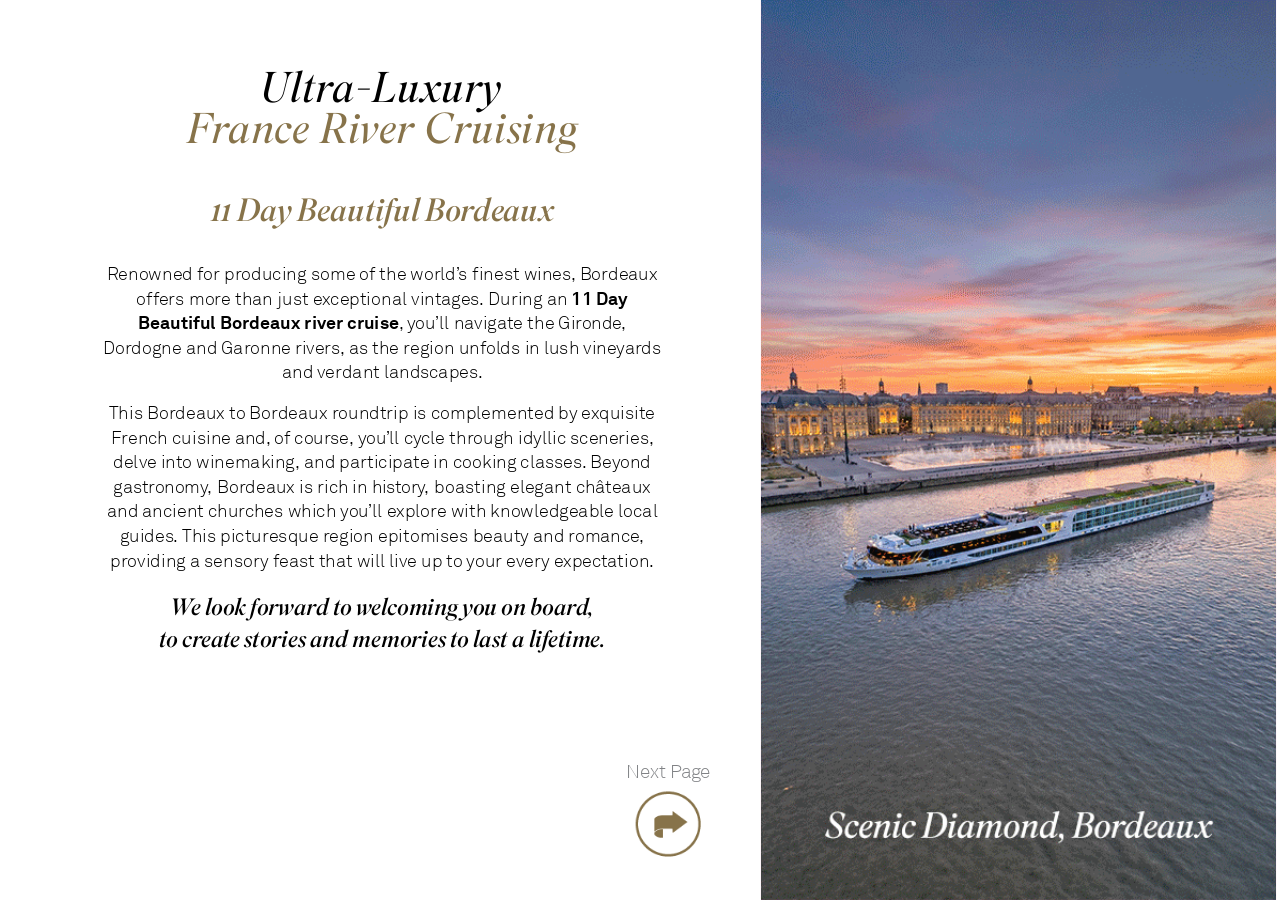
<file: publication-web-resources/html/publication.html>
<!DOCTYPE html>
<html xmlns="http://www.w3.org/1999/xhtml" lang="en-US">
	<head>
		<meta charset="utf-8" />
		<title>publication</title>
		<link href="../css/idGeneratedStyles.css" rel="stylesheet" type="text/css" />
		<script src="../script/idGeneratedScript.js" type="text/javascript"></script>
		<script src="../script/responsive.js" type="text/javascript"></script>
	</head>
	<body id="publication" onload="RegisterInteractiveHandlers();" style="width:1191px;height:842px;background-color:transparent;">
		<div style="position:absolute;overflow:hidden;left:0px;top:0px;-webkit-transform:translate(0.00px,0.00px);-ms-transform:translate(0.00px,0.00px);transform:translate(0.00px,0.00px);width:1190.55px;height:841.89px;background-color:white">
			<div id="_idContainer000">
				<div style="width:0px;height:0px;position:absolute;top:0px;left:0px;-webkit-transform-origin: 0% 0%; -webkit-transform: translate(0px,28px) rotate(0deg) scale(0.05);transform-origin: 0% 0%; transform: translate(0px,28px) rotate(0deg) scale(0.05);">
					<p class="Welcome-intro ParaOverride-1" lang="en-US"><span id="_idTextSpan000" class="CharOverride-1" style="position:absolute;top:862.59px;left:2685.28px;letter-spacing:0.84px;" lang="en-US">11</span><span id="_idTextSpan001" class="CharOverride-2" style="position:absolute;top:862.59px;left:3058.96px;" lang="en-US"> </span><span id="_idTextSpan002" class="CharOverride-2" style="position:absolute;top:862.59px;left:3166.96px;letter-spacing:-1.56px;" lang="en-US">Day </span><span id="_idTextSpan003" class="CharOverride-2" style="position:absolute;top:862.59px;left:4297.1px;letter-spacing:-0.05px;" lang="en-US">Beautiful </span><span id="_idTextSpan004" class="CharOverride-2" style="position:absolute;top:862.59px;left:6678.56px;letter-spacing:-2.35px;" lang="en-US">Bordeaux </span></p>
				</div>
			</div>
			<div id="_idContainer001" class="Basic-Text-Frame">
				<div style="width:0px;height:0px;position:absolute;top:0px;left:0px;-webkit-transform-origin: 0% 0%; -webkit-transform: translate(0px,40px) rotate(0deg) scale(0.05);transform-origin: 0% 0%; transform: translate(0px,40px) rotate(0deg) scale(0.05);">
					<p class="Body-copy ParaOverride-1"><span id="_idTextSpan005" class="CharOverride-3" style="position:absolute;top:-49.13px;left:731.42px;letter-spacing:-0.57px;">Renowned </span><span id="_idTextSpan006" class="CharOverride-3" style="position:absolute;top:-49.13px;left:2423.24px;letter-spacing:-1.27px;">for </span><span id="_idTextSpan007" class="CharOverride-3" style="position:absolute;top:-49.13px;left:2925.75px;letter-spacing:-0.61px;">producing </span><span id="_idTextSpan008" class="CharOverride-3" style="position:absolute;top:-49.13px;left:4545.16px;">some </span><span id="_idTextSpan009" class="CharOverride-3" style="position:absolute;top:-49.13px;left:5458.72px;letter-spacing:-0.57px;">of </span><span id="_idTextSpan010" class="CharOverride-3" style="position:absolute;top:-49.13px;left:5835.1px;letter-spacing:0px;">the </span><span id="_idTextSpan011" class="CharOverride-3" style="position:absolute;top:-49.13px;left:6415.47px;letter-spacing:-3.19px;">world’s </span><span id="_idTextSpan012" class="CharOverride-3" style="position:absolute;top:-49.13px;left:7571.81px;text-rendering:optimizeLegibility;letter-spacing:-0.24px;">finest </span><span id="_idTextSpan013" class="CharOverride-3" style="position:absolute;top:-49.13px;left:8535.36px;letter-spacing:-2.67px;">wines, </span><span id="_idTextSpan014" class="CharOverride-3" style="position:absolute;top:-49.13px;left:9578.81px;letter-spacing:-0.87px;">Bordeaux </span><span id="_idTextSpan015" class="CharOverride-3" style="position:absolute;top:410.87px;left:1288px;letter-spacing:-0.97px;">offers </span><span id="_idTextSpan016" class="CharOverride-3" style="position:absolute;top:410.87px;left:2265.49px;letter-spacing:-0.68px;">more </span><span id="_idTextSpan017" class="CharOverride-3" style="position:absolute;top:410.87px;left:3131.13px;">than </span><span id="_idTextSpan018" class="CharOverride-3" style="position:absolute;top:410.87px;left:3917.19px;letter-spacing:-0.34px;">just </span><span id="_idTextSpan019" class="CharOverride-3" style="position:absolute;top:410.87px;left:4583.25px;letter-spacing:-0.85px;">exceptional </span><span id="_idTextSpan020" class="CharOverride-3" style="position:absolute;top:410.87px;left:6429.42px;letter-spacing:-2.38px;">vintages. </span><span id="_idTextSpan021" class="CharOverride-3" style="position:absolute;top:410.87px;left:7868.96px;">During </span><span id="_idTextSpan022" class="CharOverride-3" style="position:absolute;top:410.87px;left:8964.08px;">an </span><span id="_idTextSpan023" class="CharOverride-4" style="position:absolute;top:410.87px;left:9426.14px;">11 </span><span id="_idTextSpan024" class="CharOverride-4" style="position:absolute;top:410.87px;left:9884.79px;letter-spacing:-0.85px;">Day </span><span id="_idTextSpan025" class="CharOverride-4" style="position:absolute;top:870.87px;left:1313.66px;letter-spacing:-0.51px;">Beautiful </span><span id="_idTextSpan026" class="CharOverride-4" style="position:absolute;top:870.87px;left:2851.81px;letter-spacing:-0.87px;">Bordeaux </span><span id="_idTextSpan027" class="CharOverride-4" style="position:absolute;top:870.87px;left:4429.73px;letter-spacing:-0.28px;">river </span><span id="_idTextSpan028" class="CharOverride-4" style="position:absolute;top:870.87px;left:5229.06px;letter-spacing:-0.57px;">cruise</span><span id="_idTextSpan029" class="CharOverride-3" style="position:absolute;top:870.87px;left:6204.85px;letter-spacing:-8.5px;">, </span><span id="_idTextSpan030" class="CharOverride-3" style="position:absolute;top:870.87px;left:6352.41px;letter-spacing:-1.94px;">you’ll </span><span id="_idTextSpan031" class="CharOverride-3" style="position:absolute;top:870.87px;left:7220.76px;letter-spacing:-0.83px;">navigate </span><span id="_idTextSpan032" class="CharOverride-3" style="position:absolute;top:870.87px;left:8603.52px;letter-spacing:0px;">the </span><span id="_idTextSpan033" class="CharOverride-3" style="position:absolute;top:870.87px;left:9183.89px;letter-spacing:-3.32px;">Gironde, </span><span id="_idTextSpan034" class="CharOverride-3" style="position:absolute;top:1330.87px;left:656.97px;letter-spacing:-0.68px;">Dordogne </span><span id="_idTextSpan035" class="CharOverride-3" style="position:absolute;top:1330.87px;left:2212.45px;">and </span><span id="_idTextSpan036" class="CharOverride-3" style="position:absolute;top:1330.87px;left:2873.06px;letter-spacing:-0.76px;">Garonne </span><span id="_idTextSpan037" class="CharOverride-3" style="position:absolute;top:1330.87px;left:4256.16px;letter-spacing:-2.97px;">rivers, </span><span id="_idTextSpan038" class="CharOverride-3" style="position:absolute;top:1330.87px;left:5260.52px;">as </span><span id="_idTextSpan039" class="CharOverride-3" style="position:absolute;top:1330.87px;left:5698.43px;letter-spacing:0px;">the </span><span id="_idTextSpan040" class="CharOverride-3" style="position:absolute;top:1330.87px;left:6278.8px;letter-spacing:-0.49px;">region </span><span id="_idTextSpan041" class="CharOverride-3" style="position:absolute;top:1330.87px;left:7314.77px;letter-spacing:-0.85px;">unfolds </span><span id="_idTextSpan042" class="CharOverride-3" style="position:absolute;top:1330.87px;left:8549.97px;">in </span><span id="_idTextSpan043" class="CharOverride-3" style="position:absolute;top:1330.87px;left:8909.69px;">lush </span><span id="_idTextSpan044" class="CharOverride-3" style="position:absolute;top:1330.87px;left:9648.16px;letter-spacing:-1.63px;">vineyards </span><span id="_idTextSpan045" class="CharOverride-3" style="position:absolute;top:1790.87px;left:4007.96px;">and </span><span id="_idTextSpan046" class="CharOverride-3" style="position:absolute;top:1790.87px;left:4668.58px;letter-spacing:-0.98px;">verdant </span><span id="_idTextSpan047" class="CharOverride-3" style="position:absolute;top:1790.87px;left:5918.75px;letter-spacing:-1.7px;">landscapes. </span></p>
					<p class="Body-copy ParaOverride-1"><span id="_idTextSpan048" class="CharOverride-3" style="position:absolute;top:2550.87px;left:770.86px;">This </span><span id="_idTextSpan049" class="CharOverride-3" style="position:absolute;top:2550.87px;left:1485.87px;letter-spacing:-0.87px;">Bordeaux </span><span id="_idTextSpan050" class="CharOverride-3" style="position:absolute;top:2550.87px;left:3021.97px;letter-spacing:-1.13px;">to </span><span id="_idTextSpan051" class="CharOverride-3" style="position:absolute;top:2550.87px;left:3403.11px;letter-spacing:-0.87px;">Bordeaux </span><span id="_idTextSpan052" class="CharOverride-3" style="position:absolute;top:2550.87px;left:4939.21px;letter-spacing:-0.61px;">roundtrip </span><span id="_idTextSpan053" class="CharOverride-3" style="position:absolute;top:2550.87px;left:6458.66px;letter-spacing:0px;">is </span><span id="_idTextSpan054" class="CharOverride-3" style="position:absolute;top:2550.87px;left:6794.23px;letter-spacing:-0.39px;">complemented </span><span id="_idTextSpan055" class="CharOverride-3" style="position:absolute;top:2550.87px;left:9182.71px;letter-spacing:-1.7px;">by </span><span id="_idTextSpan056" class="CharOverride-3" style="position:absolute;top:2550.87px;left:9612.12px;letter-spacing:-1.02px;">exquisite </span><span id="_idTextSpan057" class="CharOverride-3" style="position:absolute;top:3010.87px;left:809.12px;letter-spacing:-1.31px;">French </span><span id="_idTextSpan058" class="CharOverride-3" style="position:absolute;top:3010.87px;left:1954.23px;">cuisine </span><span id="_idTextSpan059" class="CharOverride-3" style="position:absolute;top:3010.87px;left:3131.97px;letter-spacing:-3.4px;">and, </span><span id="_idTextSpan060" class="CharOverride-3" style="position:absolute;top:3010.87px;left:3867.04px;letter-spacing:-0.57px;">of </span><span id="_idTextSpan061" class="CharOverride-3" style="position:absolute;top:3010.87px;left:4243.42px;letter-spacing:-3.4px;">course, </span><span id="_idTextSpan062" class="CharOverride-3" style="position:absolute;top:3010.87px;left:5425.59px;letter-spacing:-1.94px;">you’ll </span><span id="_idTextSpan063" class="CharOverride-3" style="position:absolute;top:3010.87px;left:6293.94px;letter-spacing:-1.98px;">cycle </span><span id="_idTextSpan064" class="CharOverride-3" style="position:absolute;top:3010.87px;left:7144.26px;letter-spacing:-0.76px;">through </span><span id="_idTextSpan065" class="CharOverride-3" style="position:absolute;top:3010.87px;left:8428.09px;">idyllic </span><span id="_idTextSpan066" class="CharOverride-3" style="position:absolute;top:3010.87px;left:9403.19px;letter-spacing:-1.7px;">sceneries, </span><span id="_idTextSpan067" class="CharOverride-3" style="position:absolute;top:3470.87px;left:850.77px;letter-spacing:-0.28px;">delve </span><span id="_idTextSpan068" class="CharOverride-3" style="position:absolute;top:3470.87px;left:1740.88px;letter-spacing:-0.68px;">into </span><span id="_idTextSpan069" class="CharOverride-3" style="position:absolute;top:3470.87px;left:2408.63px;letter-spacing:-1.42px;">winemaking, </span><span id="_idTextSpan070" class="CharOverride-3" style="position:absolute;top:3470.87px;left:4418.01px;">and </span><span id="_idTextSpan071" class="CharOverride-3" style="position:absolute;top:3470.87px;left:5078.62px;letter-spacing:-0.14px;">participate </span><span id="_idTextSpan072" class="CharOverride-3" style="position:absolute;top:3470.87px;left:6843.88px;letter-spacing:0px;">in </span><span id="_idTextSpan073" class="CharOverride-3" style="position:absolute;top:3470.87px;left:7203.59px;letter-spacing:0px;">cooking </span><span id="_idTextSpan074" class="CharOverride-3" style="position:absolute;top:3470.87px;left:8472.11px;letter-spacing:-2.27px;">classes. </span><span id="_idTextSpan075" class="CharOverride-3" style="position:absolute;top:3470.87px;left:9779.74px;letter-spacing:-1.46px;">Beyond </span><span id="_idTextSpan076" class="CharOverride-3" style="position:absolute;top:3930.87px;left:856.54px;letter-spacing:-4.79px;">gastronomy, </span><span id="_idTextSpan077" class="CharOverride-3" style="position:absolute;top:3930.87px;left:2794.86px;letter-spacing:-0.87px;">Bordeaux </span><span id="_idTextSpan078" class="CharOverride-3" style="position:absolute;top:3930.87px;left:4330.96px;">is </span><span id="_idTextSpan079" class="CharOverride-3" style="position:absolute;top:3930.87px;left:4666.54px;letter-spacing:-0.48px;">rich </span><span id="_idTextSpan080" class="CharOverride-3" style="position:absolute;top:3930.87px;left:5327.49px;">in </span><span id="_idTextSpan081" class="CharOverride-3" style="position:absolute;top:3930.87px;left:5687.21px;letter-spacing:-6.08px;">history, </span><span id="_idTextSpan082" class="CharOverride-3" style="position:absolute;top:3930.87px;left:6861.56px;letter-spacing:-0.19px;">boasting </span><span id="_idTextSpan083" class="CharOverride-3" style="position:absolute;top:3930.87px;left:8275.61px;letter-spacing:-0.21px;">elegant </span><span id="_idTextSpan084" class="CharOverride-3" style="position:absolute;top:3930.87px;left:9504.34px;letter-spacing:-1.02px;">châteaux </span><span id="_idTextSpan085" class="CharOverride-3" style="position:absolute;top:4390.87px;left:733.3px;">and </span><span id="_idTextSpan086" class="CharOverride-3" style="position:absolute;top:4390.87px;left:1393.91px;">ancient </span><span id="_idTextSpan087" class="CharOverride-3" style="position:absolute;top:4390.87px;left:2625.71px;letter-spacing:-1.21px;">churches </span><span id="_idTextSpan088" class="CharOverride-3" style="position:absolute;top:4390.87px;left:4117.62px;letter-spacing:-0.4px;">which </span><span id="_idTextSpan089" class="CharOverride-3" style="position:absolute;top:4390.87px;left:5100.89px;letter-spacing:-1.94px;">you’ll </span><span id="_idTextSpan090" class="CharOverride-3" style="position:absolute;top:4390.87px;left:5969.24px;letter-spacing:-1.06px;">explore </span><span id="_idTextSpan091" class="CharOverride-3" style="position:absolute;top:4390.87px;left:7169.42px;letter-spacing:0px;">with </span><span id="_idTextSpan092" class="CharOverride-3" style="position:absolute;top:4390.87px;left:7908.57px;letter-spacing:-0.61px;">knowledgeable </span><span id="_idTextSpan093" class="CharOverride-3" style="position:absolute;top:4390.87px;left:10301.46px;letter-spacing:-0.28px;">local </span><span id="_idTextSpan094" class="CharOverride-3" style="position:absolute;top:4850.87px;left:983.7px;letter-spacing:-2.97px;">guides. </span><span id="_idTextSpan095" class="CharOverride-3" style="position:absolute;top:4850.87px;left:2137.99px;">This </span><span id="_idTextSpan096" class="CharOverride-3" style="position:absolute;top:4850.87px;left:2853px;letter-spacing:-0.42px;">picturesque </span><span id="_idTextSpan097" class="CharOverride-3" style="position:absolute;top:4850.87px;left:4772.96px;letter-spacing:-0.49px;">region </span><span id="_idTextSpan098" class="CharOverride-3" style="position:absolute;top:4850.87px;left:5808.92px;letter-spacing:-0.31px;">epitomises </span><span id="_idTextSpan099" class="CharOverride-3" style="position:absolute;top:4850.87px;left:7577.58px;letter-spacing:-0.24px;">beauty </span><span id="_idTextSpan100" class="CharOverride-3" style="position:absolute;top:4850.87px;left:8708.4px;letter-spacing:0px;">and </span><span id="_idTextSpan101" class="CharOverride-3" style="position:absolute;top:4850.87px;left:9369.02px;letter-spacing:-3.32px;">romance, </span><span id="_idTextSpan102" class="CharOverride-3" style="position:absolute;top:5310.87px;left:798.41px;letter-spacing:-0.78px;">providing </span><span id="_idTextSpan103" class="CharOverride-3" style="position:absolute;top:5310.87px;left:2291px;">a </span><span id="_idTextSpan104" class="CharOverride-3" style="position:absolute;top:5310.87px;left:2554.83px;">sensory </span><span id="_idTextSpan105" class="CharOverride-3" style="position:absolute;top:5310.87px;left:3835.59px;letter-spacing:-0.57px;">feast </span><span id="_idTextSpan106" class="CharOverride-3" style="position:absolute;top:5310.87px;left:4698.5px;letter-spacing:-0.34px;">that </span><span id="_idTextSpan107" class="CharOverride-3" style="position:absolute;top:5310.87px;left:5410.46px;letter-spacing:0px;">will </span><span id="_idTextSpan108" class="CharOverride-3" style="position:absolute;top:5310.87px;left:6015.3px;letter-spacing:-0.34px;">live </span><span id="_idTextSpan109" class="CharOverride-3" style="position:absolute;top:5310.87px;left:6611.99px;">up </span><span id="_idTextSpan110" class="CharOverride-3" style="position:absolute;top:5310.87px;left:7081.87px;letter-spacing:-1.13px;">to </span><span id="_idTextSpan111" class="CharOverride-3" style="position:absolute;top:5310.87px;left:7463.01px;letter-spacing:-1.02px;">your </span><span id="_idTextSpan112" class="CharOverride-3" style="position:absolute;top:5310.87px;left:8207.25px;letter-spacing:-0.57px;">every </span><span id="_idTextSpan113" class="CharOverride-3" style="position:absolute;top:5310.87px;left:9094.64px;letter-spacing:-1.98px;">expectation.</span></p>
					<p class="Welcome-intro ParaOverride-1" lang="en-US"><span id="_idTextSpan114" class="CharOverride-5" style="position:absolute;top:6175.82px;left:1921.19px;letter-spacing:-13.8px;" lang="en-US">We </span><span id="_idTextSpan115" class="CharOverride-5" style="position:absolute;top:6175.82px;left:2564.85px;letter-spacing:-1.82px;" lang="en-US">look </span><span id="_idTextSpan116" class="CharOverride-5" style="position:absolute;top:6175.82px;left:3415.04px;letter-spacing:-2.77px;" lang="en-US">forward </span><span id="_idTextSpan117" class="CharOverride-5" style="position:absolute;top:6175.82px;left:4961.45px;letter-spacing:-1.54px;" lang="en-US">to </span><span id="_idTextSpan118" class="CharOverride-5" style="position:absolute;top:6175.82px;left:5389.34px;letter-spacing:-1.66px;" lang="en-US">welcoming </span><span id="_idTextSpan119" class="CharOverride-5" style="position:absolute;top:6175.82px;left:7375.99px;letter-spacing:-1.99px;" lang="en-US">you </span><span id="_idTextSpan120" class="CharOverride-5" style="position:absolute;top:6175.82px;left:8111.17px;letter-spacing:-1.88px;" lang="en-US">on </span><span id="_idTextSpan121" class="CharOverride-5" style="position:absolute;top:6175.82px;left:8650.25px;letter-spacing:-0.79px;" lang="en-US">board, </span><span id="_idTextSpan122" class="CharOverride-5" style="position:absolute;top:6775.82px;left:1712.51px;letter-spacing:-1.54px;" lang="en-US">to </span><span id="_idTextSpan123" class="CharOverride-5" style="position:absolute;top:6775.82px;left:2140.39px;letter-spacing:-1.47px;" lang="en-US">create </span><span id="_idTextSpan124" class="CharOverride-5" style="position:absolute;top:6775.82px;left:3304.87px;letter-spacing:-0.15px;" lang="en-US">stories </span><span id="_idTextSpan125" class="CharOverride-5" style="position:absolute;top:6775.82px;left:4533.42px;letter-spacing:-0.95px;" lang="en-US">and </span><span id="_idTextSpan126" class="CharOverride-5" style="position:absolute;top:6775.82px;left:5328.22px;letter-spacing:0.19px;" lang="en-US">memories </span><span id="_idTextSpan127" class="CharOverride-5" style="position:absolute;top:6775.82px;left:7155.87px;letter-spacing:-1.54px;" lang="en-US">to </span><span id="_idTextSpan128" class="CharOverride-5" style="position:absolute;top:6775.82px;left:7583.76px;letter-spacing:1.69px;" lang="en-US">last </span><span id="_idTextSpan129" class="CharOverride-5" style="position:absolute;top:6775.82px;left:8313.79px;" lang="en-US">a </span><span id="_idTextSpan130" class="CharOverride-5" style="position:absolute;top:6775.82px;left:8626.62px;letter-spacing:-0.73px;" lang="en-US">lifetime. </span></p>
				</div>
			</div>
			<div id="_idContainer002" class="_idGenAnimation _idGenAnimationStart-1" data-animationOnPageLoadActions="playAnimation(selfContainerID,&apos;_idGenPlayAnimation-1&apos;,0,&apos;&apos;);" data-idGenAnimationStartState="_idGenAnimationStart-1" data-idGenAnimationEndState="_idGenAnimationEnd-1">
				<div style="width:0px;height:0px;position:absolute;top:0px;left:0px;-webkit-transform-origin: 0% 0%; -webkit-transform: translate(0px,28px) rotate(0deg) scale(0.05);transform-origin: 0% 0%; transform: translate(0px,28px) rotate(0deg) scale(0.05);">
					<p class="Welcome-title ParaOverride-1" lang="en-US"><span id="_idTextSpan131" class="CharOverride-6" style="position:absolute;top:0px;left:3605.84px;letter-spacing:11.08px;" lang="en-US">Ultra-Luxury </span><span id="_idTextSpan132" class="Gold CharOverride-7" style="position:absolute;top:780px;left:2229.06px;letter-spacing:9.15px;" lang="en-US">France </span><span id="_idTextSpan133" class="Gold CharOverride-7" style="position:absolute;top:780px;left:4725.05px;letter-spacing:10.67px;" lang="en-US">River </span><span id="_idTextSpan134" class="Gold CharOverride-7" style="position:absolute;top:780px;left:6665.02px;letter-spacing:14px;" lang="en-US">Cruising</span></p>
				</div>
			</div>
			<div id="_idContainer003">
				<div class="_idGenObjectAttribute-3">
					<img class="_idGenObjectAttribute-1 _idGenObjectAttribute-2" src="../image/S4812-DIGITAL---River-eDM-Flipbook-Intro_Page_CA.gif" alt="A large river cruise ship sails on a calm river at sunset with historic buildings and a cityscape in the background.&#xa;&#xa;Description generated by AI" />
				</div>
			</div>
			<div id="_idContainer007">
				<div id="_idContainer004" class="_idGenObjectStyle-Disabled">
					<img class="_idGenObjectAttribute-4 _idGenObjectAttribute-2" src="[data-uri]" alt="" />
				</div>
				<div id="_idContainer005" class="_idGenObjectStyle-Disabled">
					<img class="_idGenObjectAttribute-4 _idGenObjectAttribute-2" src="[data-uri]" alt="" />
				</div>
				<div id="_idContainer006" class="_idGenObjectStyle-Disabled">
					<img class="_idGenObjectAttribute-4 _idGenObjectAttribute-2" src="[data-uri]" alt="" />
				</div>
			</div>
			<div id="_idContainer009" class="_idGenButton" data-clickactions="goToDestination(&apos;publication-1.html&apos;);">
				<div class="_idGen-Appearance-Normal" id="_idContainer008">
					<img class="_idGenObjectAttribute-4 _idGenObjectAttribute-2" src="[data-uri]" alt="" />
				</div>
			</div>
			<div id="_idContainer010" class="Basic-Text-Frame">
				<div style="width:0px;height:0px;position:absolute;top:0px;left:0px;-webkit-transform-origin: 0% 0%; -webkit-transform: translate(0px,28px) rotate(0deg) scale(0.05);transform-origin: 0% 0%; transform: translate(0px,28px) rotate(0deg) scale(0.05);">
					<p class="SELL_SELL-PAGE-TITLE ParaOverride-1"><span id="_idTextSpan135" class="CharOverride-8" style="position:absolute;top:-50.35px;left:351.81px;">N</span><span id="_idTextSpan136" class="CharOverride-9" style="position:absolute;top:-50.35px;left:608.96px;letter-spacing:-0.87px;">ext </span><span id="_idTextSpan137" class="CharOverride-10" style="position:absolute;top:-47.36px;left:1161.59px;letter-spacing:-1.72px;">Page</span></p>
				</div>
			</div>
		</div>
	</body>
</html>
</file>
<file: publication-web-resources/css/main.css>
/* ── Base ───────────────────────────────────────────────────── */
html, body {
	margin: 0;
	overflow: hidden;
	width: 100%;
	height: 100%;
	background: #1a1a1a;
}

/* ── Content iframe ─────────────────────────────────────────── */
.contentIframeClass {
	width: 100%;
	height: 100%;
	position: absolute;
	border: none;
	top: 0;
	left: 0;
	background: transparent;
}

.dummyFrameClass {
	display: none;
}

/* ── Navigation arrows ──────────────────────────────────────── */
.prev, .next {
	cursor: pointer;
	position: fixed;
	top: 50%;
	transform: translateY(-50%);
	-webkit-transform: translateY(-50%);
	padding: 14px 10px;
	color: #ffffff;
	font-weight: bold;
	font-size: 26px;
	visibility: hidden;
	z-index: 999;
	background: rgba(0, 0, 0, 0.35);
	border-radius: 4px;
	transition: background 0.2s, opacity 0.2s;
	-webkit-tap-highlight-color: transparent;
	user-select: none;
	-webkit-user-select: none;
}

.prev:hover, .next:hover,
.prev:active, .next:active {
	background: rgba(0, 0, 0, 0.65);
}

.next {
	right: 0;
	border-radius: 4px 0 0 4px;
}

.prev {
	left: 0;
	border-radius: 0 4px 4px 0;
}

/* ── Page dot indicator ─────────────────────────────────────── */
#pageDots {
	position: fixed;
	bottom: 16px;
	left: 50%;
	transform: translateX(-50%);
	display: flex;
	gap: 7px;
	z-index: 999;
	transition: opacity 0.3s;
}

.dot {
	width: 7px;
	height: 7px;
	border-radius: 50%;
	background: rgba(255, 255, 255, 0.35);
	cursor: pointer;
	transition: background 0.2s, transform 0.2s;
	-webkit-tap-highlight-color: transparent;
}

.dot-active {
	background: rgba(255, 255, 255, 0.95);
	transform: scale(1.3);
}

/* ── Mobile zoom hint ───────────────────────────────────────── */
#zoomHint {
	position: fixed;
	bottom: 48px;
	left: 50%;
	transform: translateX(-50%);
	background: rgba(0, 0, 0, 0.62);
	color: #fff;
	font-family: -apple-system, BlinkMacSystemFont, "Segoe UI", sans-serif;
	font-size: 13px;
	padding: 7px 16px;
	border-radius: 20px;
	pointer-events: none;
	white-space: nowrap;
	z-index: 1000;
	opacity: 0;
	animation: hintFade 3.5s ease 0.8s forwards;
}

@keyframes hintFade {
	0%   { opacity: 0; }
	15%  { opacity: 1; }
	75%  { opacity: 1; }
	100% { opacity: 0; }
}

/* Only show hint and dots on touch/mobile screens */
@media (hover: none) and (pointer: coarse) {
	#zoomHint {
		display: block;
	}
	.dot {
		width: 8px;
		height: 8px;
	}
}

@media (hover: hover) and (pointer: fine) {
	#zoomHint {
		display: none;
	}
}
</file>
<file: publication-web-resources/css/idGeneratedStyles.css>
@-webkit-keyframes _idGenKeyFrames-0 {
0% { -webkit-transform:translate(-1px,-233px) ; opacity:0; }
3.5714% { -webkit-transform:translate(-1px,-209px) ; opacity:0.036; }
7.1429% { -webkit-transform:translate(-1px,-187px) ; opacity:0.071; }
10.7143% { -webkit-transform:translate(-1px,-166px) ; opacity:0.107; }
14.2857% { -webkit-transform:translate(-1px,-147px) ; opacity:0.143; }
17.8571% { -webkit-transform:translate(-1px,-129px) ; opacity:0.179; }
21.4286% { -webkit-transform:translate(0px,-113px) ; opacity:0.214; }
25% { -webkit-transform:translate(0px,-98px) ; opacity:0.25; }
28.5714% { -webkit-transform:translate(0px,-85px) ; opacity:0.286; }
32.1429% { -webkit-transform:translate(0px,-73px) ; opacity:0.321; }
35.7143% { -webkit-transform:translate(0px,-62px) ; opacity:0.357; }
39.2857% { -webkit-transform:translate(0px,-52px) ; opacity:0.393; }
42.8571% { -webkit-transform:translate(0px,-43px) ; opacity:0.429; }
46.4286% { -webkit-transform:translate(0px,-36px) ; opacity:0.464; }
50% { -webkit-transform:translate(0px,-29px) ; opacity:0.5; }
53.5714% { -webkit-transform:translate(0px,-23px) ; opacity:0.536; }
57.1429% { -webkit-transform:translate(0px,-18px) ; opacity:0.571; }
60.7143% { -webkit-transform:translate(0px,-14px) ; opacity:0.607; }
64.2857% { -webkit-transform:translate(0px,-11px) ; opacity:0.643; }
67.8571% { -webkit-transform:translate(0px,-8px) ; opacity:0.679; }
71.4286% { -webkit-transform:translate(0px,-5px) ; opacity:0.714; }
75% { -webkit-transform:translate(0px,-4px) ; opacity:0.75; }
78.5714% { -webkit-transform:translate(0px,-2px) ; opacity:0.786; }
82.1429% { -webkit-transform:translate(0px,-1px) ; opacity:0.821; }
85.7143% { -webkit-transform:translate(0px,-1px) ; opacity:0.857; }
89.2857% { -webkit-transform:translate(0px,0px) ; opacity:0.893; }
92.8571% { -webkit-transform:translate(0px,0px) ; opacity:0.929; }
96.4286% { -webkit-transform:translate(0px,0px) ; opacity:0.964; }
100% { -webkit-transform:translate(0px,0px) ; opacity:1; }
} 
@keyframes _idGenKeyFrames-0 {
0% { transform:translate(-1px,-233px) ; opacity:0; }
3.5714% { transform:translate(-1px,-209px) ; opacity:0.036; }
7.1429% { transform:translate(-1px,-187px) ; opacity:0.071; }
10.7143% { transform:translate(-1px,-166px) ; opacity:0.107; }
14.2857% { transform:translate(-1px,-147px) ; opacity:0.143; }
17.8571% { transform:translate(-1px,-129px) ; opacity:0.179; }
21.4286% { transform:translate(0px,-113px) ; opacity:0.214; }
25% { transform:translate(0px,-98px) ; opacity:0.25; }
28.5714% { transform:translate(0px,-85px) ; opacity:0.286; }
32.1429% { transform:translate(0px,-73px) ; opacity:0.321; }
35.7143% { transform:translate(0px,-62px) ; opacity:0.357; }
39.2857% { transform:translate(0px,-52px) ; opacity:0.393; }
42.8571% { transform:translate(0px,-43px) ; opacity:0.429; }
46.4286% { transform:translate(0px,-36px) ; opacity:0.464; }
50% { transform:translate(0px,-29px) ; opacity:0.5; }
53.5714% { transform:translate(0px,-23px) ; opacity:0.536; }
57.1429% { transform:translate(0px,-18px) ; opacity:0.571; }
60.7143% { transform:translate(0px,-14px) ; opacity:0.607; }
64.2857% { transform:translate(0px,-11px) ; opacity:0.643; }
67.8571% { transform:translate(0px,-8px) ; opacity:0.679; }
71.4286% { transform:translate(0px,-5px) ; opacity:0.714; }
75% { transform:translate(0px,-4px) ; opacity:0.75; }
78.5714% { transform:translate(0px,-2px) ; opacity:0.786; }
82.1429% { transform:translate(0px,-1px) ; opacity:0.821; }
85.7143% { transform:translate(0px,-1px) ; opacity:0.857; }
89.2857% { transform:translate(0px,0px) ; opacity:0.893; }
92.8571% { transform:translate(0px,0px) ; opacity:0.929; }
96.4286% { transform:translate(0px,0px) ; opacity:0.964; }
100% { transform:translate(0px,0px) ; opacity:1; }
} 
@-webkit-keyframes _idGenKeyFrames-1 {
0% { -webkit-transform:translate(-1px,-233px) ; opacity:0; }
2.8571% { -webkit-transform:translate(-1px,-214px) ; opacity:0.029; }
5.7143% { -webkit-transform:translate(-1px,-195px) ; opacity:0.057; }
8.5714% { -webkit-transform:translate(-1px,-178px) ; opacity:0.086; }
11.4286% { -webkit-transform:translate(-1px,-162px) ; opacity:0.114; }
14.2857% { -webkit-transform:translate(-1px,-147px) ; opacity:0.143; }
17.1429% { -webkit-transform:translate(-1px,-133px) ; opacity:0.171; }
20% { -webkit-transform:translate(-1px,-119px) ; opacity:0.2; }
22.8571% { -webkit-transform:translate(0px,-107px) ; opacity:0.229; }
25.7143% { -webkit-transform:translate(0px,-96px) ; opacity:0.257; }
28.5714% { -webkit-transform:translate(0px,-85px) ; opacity:0.286; }
31.4286% { -webkit-transform:translate(0px,-75px) ; opacity:0.314; }
34.2857% { -webkit-transform:translate(0px,-66px) ; opacity:0.343; }
37.1429% { -webkit-transform:translate(0px,-58px) ; opacity:0.371; }
40% { -webkit-transform:translate(0px,-50px) ; opacity:0.4; }
42.8571% { -webkit-transform:translate(0px,-43px) ; opacity:0.429; }
45.7143% { -webkit-transform:translate(0px,-37px) ; opacity:0.457; }
48.5714% { -webkit-transform:translate(0px,-32px) ; opacity:0.486; }
51.4286% { -webkit-transform:translate(0px,-27px) ; opacity:0.514; }
54.2857% { -webkit-transform:translate(0px,-22px) ; opacity:0.543; }
57.1429% { -webkit-transform:translate(0px,-18px) ; opacity:0.571; }
60% { -webkit-transform:translate(0px,-15px) ; opacity:0.6; }
62.8571% { -webkit-transform:translate(0px,-12px) ; opacity:0.629; }
65.7143% { -webkit-transform:translate(0px,-9px) ; opacity:0.657; }
68.5714% { -webkit-transform:translate(0px,-7px) ; opacity:0.686; }
71.4286% { -webkit-transform:translate(0px,-5px) ; opacity:0.714; }
74.2857% { -webkit-transform:translate(0px,-4px) ; opacity:0.743; }
77.1429% { -webkit-transform:translate(0px,-3px) ; opacity:0.771; }
80% { -webkit-transform:translate(0px,-2px) ; opacity:0.8; }
82.8571% { -webkit-transform:translate(0px,-1px) ; opacity:0.829; }
85.7143% { -webkit-transform:translate(0px,-1px) ; opacity:0.857; }
88.5714% { -webkit-transform:translate(0px,0px) ; opacity:0.886; }
91.4286% { -webkit-transform:translate(0px,0px) ; opacity:0.914; }
94.2857% { -webkit-transform:translate(0px,0px) ; opacity:0.943; }
97.1429% { -webkit-transform:translate(0px,0px) ; opacity:0.971; }
100% { -webkit-transform:translate(0px,0px) ; opacity:1; }
} 
@keyframes _idGenKeyFrames-1 {
0% { transform:translate(-1px,-233px) ; opacity:0; }
2.8571% { transform:translate(-1px,-214px) ; opacity:0.029; }
5.7143% { transform:translate(-1px,-195px) ; opacity:0.057; }
8.5714% { transform:translate(-1px,-178px) ; opacity:0.086; }
11.4286% { transform:translate(-1px,-162px) ; opacity:0.114; }
14.2857% { transform:translate(-1px,-147px) ; opacity:0.143; }
17.1429% { transform:translate(-1px,-133px) ; opacity:0.171; }
20% { transform:translate(-1px,-119px) ; opacity:0.2; }
22.8571% { transform:translate(0px,-107px) ; opacity:0.229; }
25.7143% { transform:translate(0px,-96px) ; opacity:0.257; }
28.5714% { transform:translate(0px,-85px) ; opacity:0.286; }
31.4286% { transform:translate(0px,-75px) ; opacity:0.314; }
34.2857% { transform:translate(0px,-66px) ; opacity:0.343; }
37.1429% { transform:translate(0px,-58px) ; opacity:0.371; }
40% { transform:translate(0px,-50px) ; opacity:0.4; }
42.8571% { transform:translate(0px,-43px) ; opacity:0.429; }
45.7143% { transform:translate(0px,-37px) ; opacity:0.457; }
48.5714% { transform:translate(0px,-32px) ; opacity:0.486; }
51.4286% { transform:translate(0px,-27px) ; opacity:0.514; }
54.2857% { transform:translate(0px,-22px) ; opacity:0.543; }
57.1429% { transform:translate(0px,-18px) ; opacity:0.571; }
60% { transform:translate(0px,-15px) ; opacity:0.6; }
62.8571% { transform:translate(0px,-12px) ; opacity:0.629; }
65.7143% { transform:translate(0px,-9px) ; opacity:0.657; }
68.5714% { transform:translate(0px,-7px) ; opacity:0.686; }
71.4286% { transform:translate(0px,-5px) ; opacity:0.714; }
74.2857% { transform:translate(0px,-4px) ; opacity:0.743; }
77.1429% { transform:translate(0px,-3px) ; opacity:0.771; }
80% { transform:translate(0px,-2px) ; opacity:0.8; }
82.8571% { transform:translate(0px,-1px) ; opacity:0.829; }
85.7143% { transform:translate(0px,-1px) ; opacity:0.857; }
88.5714% { transform:translate(0px,0px) ; opacity:0.886; }
91.4286% { transform:translate(0px,0px) ; opacity:0.914; }
94.2857% { transform:translate(0px,0px) ; opacity:0.943; }
97.1429% { transform:translate(0px,0px) ; opacity:0.971; }
100% { transform:translate(0px,0px) ; opacity:1; }
} 
@-webkit-keyframes _idGenKeyFrames-2 {
0% { -webkit-transform:translate(-1px,-233px) ; opacity:0; }
2.8571% { -webkit-transform:translate(-1px,-214px) ; opacity:0.029; }
5.7143% { -webkit-transform:translate(-1px,-195px) ; opacity:0.057; }
8.5714% { -webkit-transform:translate(-1px,-178px) ; opacity:0.086; }
11.4286% { -webkit-transform:translate(-1px,-162px) ; opacity:0.114; }
14.2857% { -webkit-transform:translate(-1px,-147px) ; opacity:0.143; }
17.1429% { -webkit-transform:translate(-1px,-133px) ; opacity:0.171; }
20% { -webkit-transform:translate(-1px,-119px) ; opacity:0.2; }
22.8571% { -webkit-transform:translate(0px,-107px) ; opacity:0.229; }
25.7143% { -webkit-transform:translate(0px,-96px) ; opacity:0.257; }
28.5714% { -webkit-transform:translate(0px,-85px) ; opacity:0.286; }
31.4286% { -webkit-transform:translate(0px,-75px) ; opacity:0.314; }
34.2857% { -webkit-transform:translate(0px,-66px) ; opacity:0.343; }
37.1429% { -webkit-transform:translate(0px,-58px) ; opacity:0.371; }
40% { -webkit-transform:translate(0px,-50px) ; opacity:0.4; }
42.8571% { -webkit-transform:translate(0px,-43px) ; opacity:0.429; }
45.7143% { -webkit-transform:translate(0px,-37px) ; opacity:0.457; }
48.5714% { -webkit-transform:translate(0px,-32px) ; opacity:0.486; }
51.4286% { -webkit-transform:translate(0px,-27px) ; opacity:0.514; }
54.2857% { -webkit-transform:translate(0px,-22px) ; opacity:0.543; }
57.1429% { -webkit-transform:translate(0px,-18px) ; opacity:0.571; }
60% { -webkit-transform:translate(0px,-15px) ; opacity:0.6; }
62.8571% { -webkit-transform:translate(0px,-12px) ; opacity:0.629; }
65.7143% { -webkit-transform:translate(0px,-9px) ; opacity:0.657; }
68.5714% { -webkit-transform:translate(0px,-7px) ; opacity:0.686; }
71.4286% { -webkit-transform:translate(0px,-5px) ; opacity:0.714; }
74.2857% { -webkit-transform:translate(0px,-4px) ; opacity:0.743; }
77.1429% { -webkit-transform:translate(0px,-3px) ; opacity:0.771; }
80% { -webkit-transform:translate(0px,-2px) ; opacity:0.8; }
82.8571% { -webkit-transform:translate(0px,-1px) ; opacity:0.829; }
85.7143% { -webkit-transform:translate(0px,-1px) ; opacity:0.857; }
88.5714% { -webkit-transform:translate(0px,0px) ; opacity:0.886; }
91.4286% { -webkit-transform:translate(0px,0px) ; opacity:0.914; }
94.2857% { -webkit-transform:translate(0px,0px) ; opacity:0.943; }
97.1429% { -webkit-transform:translate(0px,0px) ; opacity:0.971; }
100% { -webkit-transform:translate(0px,0px) ; opacity:1; }
} 
@keyframes _idGenKeyFrames-2 {
0% { transform:translate(-1px,-233px) ; opacity:0; }
2.8571% { transform:translate(-1px,-214px) ; opacity:0.029; }
5.7143% { transform:translate(-1px,-195px) ; opacity:0.057; }
8.5714% { transform:translate(-1px,-178px) ; opacity:0.086; }
11.4286% { transform:translate(-1px,-162px) ; opacity:0.114; }
14.2857% { transform:translate(-1px,-147px) ; opacity:0.143; }
17.1429% { transform:translate(-1px,-133px) ; opacity:0.171; }
20% { transform:translate(-1px,-119px) ; opacity:0.2; }
22.8571% { transform:translate(0px,-107px) ; opacity:0.229; }
25.7143% { transform:translate(0px,-96px) ; opacity:0.257; }
28.5714% { transform:translate(0px,-85px) ; opacity:0.286; }
31.4286% { transform:translate(0px,-75px) ; opacity:0.314; }
34.2857% { transform:translate(0px,-66px) ; opacity:0.343; }
37.1429% { transform:translate(0px,-58px) ; opacity:0.371; }
40% { transform:translate(0px,-50px) ; opacity:0.4; }
42.8571% { transform:translate(0px,-43px) ; opacity:0.429; }
45.7143% { transform:translate(0px,-37px) ; opacity:0.457; }
48.5714% { transform:translate(0px,-32px) ; opacity:0.486; }
51.4286% { transform:translate(0px,-27px) ; opacity:0.514; }
54.2857% { transform:translate(0px,-22px) ; opacity:0.543; }
57.1429% { transform:translate(0px,-18px) ; opacity:0.571; }
60% { transform:translate(0px,-15px) ; opacity:0.6; }
62.8571% { transform:translate(0px,-12px) ; opacity:0.629; }
65.7143% { transform:translate(0px,-9px) ; opacity:0.657; }
68.5714% { transform:translate(0px,-7px) ; opacity:0.686; }
71.4286% { transform:translate(0px,-5px) ; opacity:0.714; }
74.2857% { transform:translate(0px,-4px) ; opacity:0.743; }
77.1429% { transform:translate(0px,-3px) ; opacity:0.771; }
80% { transform:translate(0px,-2px) ; opacity:0.8; }
82.8571% { transform:translate(0px,-1px) ; opacity:0.829; }
85.7143% { transform:translate(0px,-1px) ; opacity:0.857; }
88.5714% { transform:translate(0px,0px) ; opacity:0.886; }
91.4286% { transform:translate(0px,0px) ; opacity:0.914; }
94.2857% { transform:translate(0px,0px) ; opacity:0.943; }
97.1429% { transform:translate(0px,0px) ; opacity:0.971; }
100% { transform:translate(0px,0px) ; opacity:1; }
} 
@-webkit-keyframes _idGenKeyFrames-3 {
0% { -webkit-transform:translate(-1px,-233px) ; opacity:0; }
2.8571% { -webkit-transform:translate(-1px,-214px) ; opacity:0.029; }
5.7143% { -webkit-transform:translate(-1px,-195px) ; opacity:0.057; }
8.5714% { -webkit-transform:translate(-1px,-178px) ; opacity:0.086; }
11.4286% { -webkit-transform:translate(-1px,-162px) ; opacity:0.114; }
14.2857% { -webkit-transform:translate(-1px,-147px) ; opacity:0.143; }
17.1429% { -webkit-transform:translate(-1px,-133px) ; opacity:0.171; }
20% { -webkit-transform:translate(-1px,-119px) ; opacity:0.2; }
22.8571% { -webkit-transform:translate(0px,-107px) ; opacity:0.229; }
25.7143% { -webkit-transform:translate(0px,-96px) ; opacity:0.257; }
28.5714% { -webkit-transform:translate(0px,-85px) ; opacity:0.286; }
31.4286% { -webkit-transform:translate(0px,-75px) ; opacity:0.314; }
34.2857% { -webkit-transform:translate(0px,-66px) ; opacity:0.343; }
37.1429% { -webkit-transform:translate(0px,-58px) ; opacity:0.371; }
40% { -webkit-transform:translate(0px,-50px) ; opacity:0.4; }
42.8571% { -webkit-transform:translate(0px,-43px) ; opacity:0.429; }
45.7143% { -webkit-transform:translate(0px,-37px) ; opacity:0.457; }
48.5714% { -webkit-transform:translate(0px,-32px) ; opacity:0.486; }
51.4286% { -webkit-transform:translate(0px,-27px) ; opacity:0.514; }
54.2857% { -webkit-transform:translate(0px,-22px) ; opacity:0.543; }
57.1429% { -webkit-transform:translate(0px,-18px) ; opacity:0.571; }
60% { -webkit-transform:translate(0px,-15px) ; opacity:0.6; }
62.8571% { -webkit-transform:translate(0px,-12px) ; opacity:0.629; }
65.7143% { -webkit-transform:translate(0px,-9px) ; opacity:0.657; }
68.5714% { -webkit-transform:translate(0px,-7px) ; opacity:0.686; }
71.4286% { -webkit-transform:translate(0px,-5px) ; opacity:0.714; }
74.2857% { -webkit-transform:translate(0px,-4px) ; opacity:0.743; }
77.1429% { -webkit-transform:translate(0px,-3px) ; opacity:0.771; }
80% { -webkit-transform:translate(0px,-2px) ; opacity:0.8; }
82.8571% { -webkit-transform:translate(0px,-1px) ; opacity:0.829; }
85.7143% { -webkit-transform:translate(0px,-1px) ; opacity:0.857; }
88.5714% { -webkit-transform:translate(0px,0px) ; opacity:0.886; }
91.4286% { -webkit-transform:translate(0px,0px) ; opacity:0.914; }
94.2857% { -webkit-transform:translate(0px,0px) ; opacity:0.943; }
97.1429% { -webkit-transform:translate(0px,0px) ; opacity:0.971; }
100% { -webkit-transform:translate(0px,0px) ; opacity:1; }
} 
@keyframes _idGenKeyFrames-3 {
0% { transform:translate(-1px,-233px) ; opacity:0; }
2.8571% { transform:translate(-1px,-214px) ; opacity:0.029; }
5.7143% { transform:translate(-1px,-195px) ; opacity:0.057; }
8.5714% { transform:translate(-1px,-178px) ; opacity:0.086; }
11.4286% { transform:translate(-1px,-162px) ; opacity:0.114; }
14.2857% { transform:translate(-1px,-147px) ; opacity:0.143; }
17.1429% { transform:translate(-1px,-133px) ; opacity:0.171; }
20% { transform:translate(-1px,-119px) ; opacity:0.2; }
22.8571% { transform:translate(0px,-107px) ; opacity:0.229; }
25.7143% { transform:translate(0px,-96px) ; opacity:0.257; }
28.5714% { transform:translate(0px,-85px) ; opacity:0.286; }
31.4286% { transform:translate(0px,-75px) ; opacity:0.314; }
34.2857% { transform:translate(0px,-66px) ; opacity:0.343; }
37.1429% { transform:translate(0px,-58px) ; opacity:0.371; }
40% { transform:translate(0px,-50px) ; opacity:0.4; }
42.8571% { transform:translate(0px,-43px) ; opacity:0.429; }
45.7143% { transform:translate(0px,-37px) ; opacity:0.457; }
48.5714% { transform:translate(0px,-32px) ; opacity:0.486; }
51.4286% { transform:translate(0px,-27px) ; opacity:0.514; }
54.2857% { transform:translate(0px,-22px) ; opacity:0.543; }
57.1429% { transform:translate(0px,-18px) ; opacity:0.571; }
60% { transform:translate(0px,-15px) ; opacity:0.6; }
62.8571% { transform:translate(0px,-12px) ; opacity:0.629; }
65.7143% { transform:translate(0px,-9px) ; opacity:0.657; }
68.5714% { transform:translate(0px,-7px) ; opacity:0.686; }
71.4286% { transform:translate(0px,-5px) ; opacity:0.714; }
74.2857% { transform:translate(0px,-4px) ; opacity:0.743; }
77.1429% { transform:translate(0px,-3px) ; opacity:0.771; }
80% { transform:translate(0px,-2px) ; opacity:0.8; }
82.8571% { transform:translate(0px,-1px) ; opacity:0.829; }
85.7143% { transform:translate(0px,-1px) ; opacity:0.857; }
88.5714% { transform:translate(0px,0px) ; opacity:0.886; }
91.4286% { transform:translate(0px,0px) ; opacity:0.914; }
94.2857% { transform:translate(0px,0px) ; opacity:0.943; }
97.1429% { transform:translate(0px,0px) ; opacity:0.971; }
100% { transform:translate(0px,0px) ; opacity:1; }
} 
@-webkit-keyframes _idGenKeyFrames-4 {
0% { -webkit-transform:translate(-1px,-233px) ; opacity:0; }
2.8571% { -webkit-transform:translate(-1px,-214px) ; opacity:0.029; }
5.7143% { -webkit-transform:translate(-1px,-195px) ; opacity:0.057; }
8.5714% { -webkit-transform:translate(-1px,-178px) ; opacity:0.086; }
11.4286% { -webkit-transform:translate(-1px,-162px) ; opacity:0.114; }
14.2857% { -webkit-transform:translate(-1px,-147px) ; opacity:0.143; }
17.1429% { -webkit-transform:translate(-1px,-133px) ; opacity:0.171; }
20% { -webkit-transform:translate(-1px,-119px) ; opacity:0.2; }
22.8571% { -webkit-transform:translate(0px,-107px) ; opacity:0.229; }
25.7143% { -webkit-transform:translate(0px,-96px) ; opacity:0.257; }
28.5714% { -webkit-transform:translate(0px,-85px) ; opacity:0.286; }
31.4286% { -webkit-transform:translate(0px,-75px) ; opacity:0.314; }
34.2857% { -webkit-transform:translate(0px,-66px) ; opacity:0.343; }
37.1429% { -webkit-transform:translate(0px,-58px) ; opacity:0.371; }
40% { -webkit-transform:translate(0px,-50px) ; opacity:0.4; }
42.8571% { -webkit-transform:translate(0px,-43px) ; opacity:0.429; }
45.7143% { -webkit-transform:translate(0px,-37px) ; opacity:0.457; }
48.5714% { -webkit-transform:translate(0px,-32px) ; opacity:0.486; }
51.4286% { -webkit-transform:translate(0px,-27px) ; opacity:0.514; }
54.2857% { -webkit-transform:translate(0px,-22px) ; opacity:0.543; }
57.1429% { -webkit-transform:translate(0px,-18px) ; opacity:0.571; }
60% { -webkit-transform:translate(0px,-15px) ; opacity:0.6; }
62.8571% { -webkit-transform:translate(0px,-12px) ; opacity:0.629; }
65.7143% { -webkit-transform:translate(0px,-9px) ; opacity:0.657; }
68.5714% { -webkit-transform:translate(0px,-7px) ; opacity:0.686; }
71.4286% { -webkit-transform:translate(0px,-5px) ; opacity:0.714; }
74.2857% { -webkit-transform:translate(0px,-4px) ; opacity:0.743; }
77.1429% { -webkit-transform:translate(0px,-3px) ; opacity:0.771; }
80% { -webkit-transform:translate(0px,-2px) ; opacity:0.8; }
82.8571% { -webkit-transform:translate(0px,-1px) ; opacity:0.829; }
85.7143% { -webkit-transform:translate(0px,-1px) ; opacity:0.857; }
88.5714% { -webkit-transform:translate(0px,0px) ; opacity:0.886; }
91.4286% { -webkit-transform:translate(0px,0px) ; opacity:0.914; }
94.2857% { -webkit-transform:translate(0px,0px) ; opacity:0.943; }
97.1429% { -webkit-transform:translate(0px,0px) ; opacity:0.971; }
100% { -webkit-transform:translate(0px,0px) ; opacity:1; }
} 
@keyframes _idGenKeyFrames-4 {
0% { transform:translate(-1px,-233px) ; opacity:0; }
2.8571% { transform:translate(-1px,-214px) ; opacity:0.029; }
5.7143% { transform:translate(-1px,-195px) ; opacity:0.057; }
8.5714% { transform:translate(-1px,-178px) ; opacity:0.086; }
11.4286% { transform:translate(-1px,-162px) ; opacity:0.114; }
14.2857% { transform:translate(-1px,-147px) ; opacity:0.143; }
17.1429% { transform:translate(-1px,-133px) ; opacity:0.171; }
20% { transform:translate(-1px,-119px) ; opacity:0.2; }
22.8571% { transform:translate(0px,-107px) ; opacity:0.229; }
25.7143% { transform:translate(0px,-96px) ; opacity:0.257; }
28.5714% { transform:translate(0px,-85px) ; opacity:0.286; }
31.4286% { transform:translate(0px,-75px) ; opacity:0.314; }
34.2857% { transform:translate(0px,-66px) ; opacity:0.343; }
37.1429% { transform:translate(0px,-58px) ; opacity:0.371; }
40% { transform:translate(0px,-50px) ; opacity:0.4; }
42.8571% { transform:translate(0px,-43px) ; opacity:0.429; }
45.7143% { transform:translate(0px,-37px) ; opacity:0.457; }
48.5714% { transform:translate(0px,-32px) ; opacity:0.486; }
51.4286% { transform:translate(0px,-27px) ; opacity:0.514; }
54.2857% { transform:translate(0px,-22px) ; opacity:0.543; }
57.1429% { transform:translate(0px,-18px) ; opacity:0.571; }
60% { transform:translate(0px,-15px) ; opacity:0.6; }
62.8571% { transform:translate(0px,-12px) ; opacity:0.629; }
65.7143% { transform:translate(0px,-9px) ; opacity:0.657; }
68.5714% { transform:translate(0px,-7px) ; opacity:0.686; }
71.4286% { transform:translate(0px,-5px) ; opacity:0.714; }
74.2857% { transform:translate(0px,-4px) ; opacity:0.743; }
77.1429% { transform:translate(0px,-3px) ; opacity:0.771; }
80% { transform:translate(0px,-2px) ; opacity:0.8; }
82.8571% { transform:translate(0px,-1px) ; opacity:0.829; }
85.7143% { transform:translate(0px,-1px) ; opacity:0.857; }
88.5714% { transform:translate(0px,0px) ; opacity:0.886; }
91.4286% { transform:translate(0px,0px) ; opacity:0.914; }
94.2857% { transform:translate(0px,0px) ; opacity:0.943; }
97.1429% { transform:translate(0px,0px) ; opacity:0.971; }
100% { transform:translate(0px,0px) ; opacity:1; }
} 
@-webkit-keyframes _idGenKeyFrames-5 {
0% { -webkit-transform:translate(-1px,-233px) ; opacity:0; }
2.8571% { -webkit-transform:translate(-1px,-214px) ; opacity:0.029; }
5.7143% { -webkit-transform:translate(-1px,-195px) ; opacity:0.057; }
8.5714% { -webkit-transform:translate(-1px,-178px) ; opacity:0.086; }
11.4286% { -webkit-transform:translate(-1px,-162px) ; opacity:0.114; }
14.2857% { -webkit-transform:translate(-1px,-147px) ; opacity:0.143; }
17.1429% { -webkit-transform:translate(-1px,-133px) ; opacity:0.171; }
20% { -webkit-transform:translate(-1px,-119px) ; opacity:0.2; }
22.8571% { -webkit-transform:translate(0px,-107px) ; opacity:0.229; }
25.7143% { -webkit-transform:translate(0px,-96px) ; opacity:0.257; }
28.5714% { -webkit-transform:translate(0px,-85px) ; opacity:0.286; }
31.4286% { -webkit-transform:translate(0px,-75px) ; opacity:0.314; }
34.2857% { -webkit-transform:translate(0px,-66px) ; opacity:0.343; }
37.1429% { -webkit-transform:translate(0px,-58px) ; opacity:0.371; }
40% { -webkit-transform:translate(0px,-50px) ; opacity:0.4; }
42.8571% { -webkit-transform:translate(0px,-43px) ; opacity:0.429; }
45.7143% { -webkit-transform:translate(0px,-37px) ; opacity:0.457; }
48.5714% { -webkit-transform:translate(0px,-32px) ; opacity:0.486; }
51.4286% { -webkit-transform:translate(0px,-27px) ; opacity:0.514; }
54.2857% { -webkit-transform:translate(0px,-22px) ; opacity:0.543; }
57.1429% { -webkit-transform:translate(0px,-18px) ; opacity:0.571; }
60% { -webkit-transform:translate(0px,-15px) ; opacity:0.6; }
62.8571% { -webkit-transform:translate(0px,-12px) ; opacity:0.629; }
65.7143% { -webkit-transform:translate(0px,-9px) ; opacity:0.657; }
68.5714% { -webkit-transform:translate(0px,-7px) ; opacity:0.686; }
71.4286% { -webkit-transform:translate(0px,-5px) ; opacity:0.714; }
74.2857% { -webkit-transform:translate(0px,-4px) ; opacity:0.743; }
77.1429% { -webkit-transform:translate(0px,-3px) ; opacity:0.771; }
80% { -webkit-transform:translate(0px,-2px) ; opacity:0.8; }
82.8571% { -webkit-transform:translate(0px,-1px) ; opacity:0.829; }
85.7143% { -webkit-transform:translate(0px,-1px) ; opacity:0.857; }
88.5714% { -webkit-transform:translate(0px,0px) ; opacity:0.886; }
91.4286% { -webkit-transform:translate(0px,0px) ; opacity:0.914; }
94.2857% { -webkit-transform:translate(0px,0px) ; opacity:0.943; }
97.1429% { -webkit-transform:translate(0px,0px) ; opacity:0.971; }
100% { -webkit-transform:translate(0px,0px) ; opacity:1; }
} 
@keyframes _idGenKeyFrames-5 {
0% { transform:translate(-1px,-233px) ; opacity:0; }
2.8571% { transform:translate(-1px,-214px) ; opacity:0.029; }
5.7143% { transform:translate(-1px,-195px) ; opacity:0.057; }
8.5714% { transform:translate(-1px,-178px) ; opacity:0.086; }
11.4286% { transform:translate(-1px,-162px) ; opacity:0.114; }
14.2857% { transform:translate(-1px,-147px) ; opacity:0.143; }
17.1429% { transform:translate(-1px,-133px) ; opacity:0.171; }
20% { transform:translate(-1px,-119px) ; opacity:0.2; }
22.8571% { transform:translate(0px,-107px) ; opacity:0.229; }
25.7143% { transform:translate(0px,-96px) ; opacity:0.257; }
28.5714% { transform:translate(0px,-85px) ; opacity:0.286; }
31.4286% { transform:translate(0px,-75px) ; opacity:0.314; }
34.2857% { transform:translate(0px,-66px) ; opacity:0.343; }
37.1429% { transform:translate(0px,-58px) ; opacity:0.371; }
40% { transform:translate(0px,-50px) ; opacity:0.4; }
42.8571% { transform:translate(0px,-43px) ; opacity:0.429; }
45.7143% { transform:translate(0px,-37px) ; opacity:0.457; }
48.5714% { transform:translate(0px,-32px) ; opacity:0.486; }
51.4286% { transform:translate(0px,-27px) ; opacity:0.514; }
54.2857% { transform:translate(0px,-22px) ; opacity:0.543; }
57.1429% { transform:translate(0px,-18px) ; opacity:0.571; }
60% { transform:translate(0px,-15px) ; opacity:0.6; }
62.8571% { transform:translate(0px,-12px) ; opacity:0.629; }
65.7143% { transform:translate(0px,-9px) ; opacity:0.657; }
68.5714% { transform:translate(0px,-7px) ; opacity:0.686; }
71.4286% { transform:translate(0px,-5px) ; opacity:0.714; }
74.2857% { transform:translate(0px,-4px) ; opacity:0.743; }
77.1429% { transform:translate(0px,-3px) ; opacity:0.771; }
80% { transform:translate(0px,-2px) ; opacity:0.8; }
82.8571% { transform:translate(0px,-1px) ; opacity:0.829; }
85.7143% { transform:translate(0px,-1px) ; opacity:0.857; }
88.5714% { transform:translate(0px,0px) ; opacity:0.886; }
91.4286% { transform:translate(0px,0px) ; opacity:0.914; }
94.2857% { transform:translate(0px,0px) ; opacity:0.943; }
97.1429% { transform:translate(0px,0px) ; opacity:0.971; }
100% { transform:translate(0px,0px) ; opacity:1; }
} 
@-webkit-keyframes _idGenKeyFrames-6 {
0% { -webkit-transform:translate(-1px,-233px) ; opacity:0; }
2.8571% { -webkit-transform:translate(-1px,-214px) ; opacity:0.029; }
5.7143% { -webkit-transform:translate(-1px,-195px) ; opacity:0.057; }
8.5714% { -webkit-transform:translate(-1px,-178px) ; opacity:0.086; }
11.4286% { -webkit-transform:translate(-1px,-162px) ; opacity:0.114; }
14.2857% { -webkit-transform:translate(-1px,-147px) ; opacity:0.143; }
17.1429% { -webkit-transform:translate(-1px,-133px) ; opacity:0.171; }
20% { -webkit-transform:translate(-1px,-119px) ; opacity:0.2; }
22.8571% { -webkit-transform:translate(0px,-107px) ; opacity:0.229; }
25.7143% { -webkit-transform:translate(0px,-96px) ; opacity:0.257; }
28.5714% { -webkit-transform:translate(0px,-85px) ; opacity:0.286; }
31.4286% { -webkit-transform:translate(0px,-75px) ; opacity:0.314; }
34.2857% { -webkit-transform:translate(0px,-66px) ; opacity:0.343; }
37.1429% { -webkit-transform:translate(0px,-58px) ; opacity:0.371; }
40% { -webkit-transform:translate(0px,-50px) ; opacity:0.4; }
42.8571% { -webkit-transform:translate(0px,-43px) ; opacity:0.429; }
45.7143% { -webkit-transform:translate(0px,-37px) ; opacity:0.457; }
48.5714% { -webkit-transform:translate(0px,-32px) ; opacity:0.486; }
51.4286% { -webkit-transform:translate(0px,-27px) ; opacity:0.514; }
54.2857% { -webkit-transform:translate(0px,-22px) ; opacity:0.543; }
57.1429% { -webkit-transform:translate(0px,-18px) ; opacity:0.571; }
60% { -webkit-transform:translate(0px,-15px) ; opacity:0.6; }
62.8571% { -webkit-transform:translate(0px,-12px) ; opacity:0.629; }
65.7143% { -webkit-transform:translate(0px,-9px) ; opacity:0.657; }
68.5714% { -webkit-transform:translate(0px,-7px) ; opacity:0.686; }
71.4286% { -webkit-transform:translate(0px,-5px) ; opacity:0.714; }
74.2857% { -webkit-transform:translate(0px,-4px) ; opacity:0.743; }
77.1429% { -webkit-transform:translate(0px,-3px) ; opacity:0.771; }
80% { -webkit-transform:translate(0px,-2px) ; opacity:0.8; }
82.8571% { -webkit-transform:translate(0px,-1px) ; opacity:0.829; }
85.7143% { -webkit-transform:translate(0px,-1px) ; opacity:0.857; }
88.5714% { -webkit-transform:translate(0px,0px) ; opacity:0.886; }
91.4286% { -webkit-transform:translate(0px,0px) ; opacity:0.914; }
94.2857% { -webkit-transform:translate(0px,0px) ; opacity:0.943; }
97.1429% { -webkit-transform:translate(0px,0px) ; opacity:0.971; }
100% { -webkit-transform:translate(0px,0px) ; opacity:1; }
} 
@keyframes _idGenKeyFrames-6 {
0% { transform:translate(-1px,-233px) ; opacity:0; }
2.8571% { transform:translate(-1px,-214px) ; opacity:0.029; }
5.7143% { transform:translate(-1px,-195px) ; opacity:0.057; }
8.5714% { transform:translate(-1px,-178px) ; opacity:0.086; }
11.4286% { transform:translate(-1px,-162px) ; opacity:0.114; }
14.2857% { transform:translate(-1px,-147px) ; opacity:0.143; }
17.1429% { transform:translate(-1px,-133px) ; opacity:0.171; }
20% { transform:translate(-1px,-119px) ; opacity:0.2; }
22.8571% { transform:translate(0px,-107px) ; opacity:0.229; }
25.7143% { transform:translate(0px,-96px) ; opacity:0.257; }
28.5714% { transform:translate(0px,-85px) ; opacity:0.286; }
31.4286% { transform:translate(0px,-75px) ; opacity:0.314; }
34.2857% { transform:translate(0px,-66px) ; opacity:0.343; }
37.1429% { transform:translate(0px,-58px) ; opacity:0.371; }
40% { transform:translate(0px,-50px) ; opacity:0.4; }
42.8571% { transform:translate(0px,-43px) ; opacity:0.429; }
45.7143% { transform:translate(0px,-37px) ; opacity:0.457; }
48.5714% { transform:translate(0px,-32px) ; opacity:0.486; }
51.4286% { transform:translate(0px,-27px) ; opacity:0.514; }
54.2857% { transform:translate(0px,-22px) ; opacity:0.543; }
57.1429% { transform:translate(0px,-18px) ; opacity:0.571; }
60% { transform:translate(0px,-15px) ; opacity:0.6; }
62.8571% { transform:translate(0px,-12px) ; opacity:0.629; }
65.7143% { transform:translate(0px,-9px) ; opacity:0.657; }
68.5714% { transform:translate(0px,-7px) ; opacity:0.686; }
71.4286% { transform:translate(0px,-5px) ; opacity:0.714; }
74.2857% { transform:translate(0px,-4px) ; opacity:0.743; }
77.1429% { transform:translate(0px,-3px) ; opacity:0.771; }
80% { transform:translate(0px,-2px) ; opacity:0.8; }
82.8571% { transform:translate(0px,-1px) ; opacity:0.829; }
85.7143% { transform:translate(0px,-1px) ; opacity:0.857; }
88.5714% { transform:translate(0px,0px) ; opacity:0.886; }
91.4286% { transform:translate(0px,0px) ; opacity:0.914; }
94.2857% { transform:translate(0px,0px) ; opacity:0.943; }
97.1429% { transform:translate(0px,0px) ; opacity:0.971; }
100% { transform:translate(0px,0px) ; opacity:1; }
} 
@-webkit-keyframes _idGenKeyFrames-7 {
0% { -webkit-transform:translate(-1px,-233px) ; opacity:0; }
2.8571% { -webkit-transform:translate(-1px,-214px) ; opacity:0.029; }
5.7143% { -webkit-transform:translate(-1px,-195px) ; opacity:0.057; }
8.5714% { -webkit-transform:translate(-1px,-178px) ; opacity:0.086; }
11.4286% { -webkit-transform:translate(-1px,-162px) ; opacity:0.114; }
14.2857% { -webkit-transform:translate(-1px,-147px) ; opacity:0.143; }
17.1429% { -webkit-transform:translate(-1px,-133px) ; opacity:0.171; }
20% { -webkit-transform:translate(-1px,-119px) ; opacity:0.2; }
22.8571% { -webkit-transform:translate(0px,-107px) ; opacity:0.229; }
25.7143% { -webkit-transform:translate(0px,-96px) ; opacity:0.257; }
28.5714% { -webkit-transform:translate(0px,-85px) ; opacity:0.286; }
31.4286% { -webkit-transform:translate(0px,-75px) ; opacity:0.314; }
34.2857% { -webkit-transform:translate(0px,-66px) ; opacity:0.343; }
37.1429% { -webkit-transform:translate(0px,-58px) ; opacity:0.371; }
40% { -webkit-transform:translate(0px,-50px) ; opacity:0.4; }
42.8571% { -webkit-transform:translate(0px,-43px) ; opacity:0.429; }
45.7143% { -webkit-transform:translate(0px,-37px) ; opacity:0.457; }
48.5714% { -webkit-transform:translate(0px,-32px) ; opacity:0.486; }
51.4286% { -webkit-transform:translate(0px,-27px) ; opacity:0.514; }
54.2857% { -webkit-transform:translate(0px,-22px) ; opacity:0.543; }
57.1429% { -webkit-transform:translate(0px,-18px) ; opacity:0.571; }
60% { -webkit-transform:translate(0px,-15px) ; opacity:0.6; }
62.8571% { -webkit-transform:translate(0px,-12px) ; opacity:0.629; }
65.7143% { -webkit-transform:translate(0px,-9px) ; opacity:0.657; }
68.5714% { -webkit-transform:translate(0px,-7px) ; opacity:0.686; }
71.4286% { -webkit-transform:translate(0px,-5px) ; opacity:0.714; }
74.2857% { -webkit-transform:translate(0px,-4px) ; opacity:0.743; }
77.1429% { -webkit-transform:translate(0px,-3px) ; opacity:0.771; }
80% { -webkit-transform:translate(0px,-2px) ; opacity:0.8; }
82.8571% { -webkit-transform:translate(0px,-1px) ; opacity:0.829; }
85.7143% { -webkit-transform:translate(0px,-1px) ; opacity:0.857; }
88.5714% { -webkit-transform:translate(0px,0px) ; opacity:0.886; }
91.4286% { -webkit-transform:translate(0px,0px) ; opacity:0.914; }
94.2857% { -webkit-transform:translate(0px,0px) ; opacity:0.943; }
97.1429% { -webkit-transform:translate(0px,0px) ; opacity:0.971; }
100% { -webkit-transform:translate(0px,0px) ; opacity:1; }
} 
@keyframes _idGenKeyFrames-7 {
0% { transform:translate(-1px,-233px) ; opacity:0; }
2.8571% { transform:translate(-1px,-214px) ; opacity:0.029; }
5.7143% { transform:translate(-1px,-195px) ; opacity:0.057; }
8.5714% { transform:translate(-1px,-178px) ; opacity:0.086; }
11.4286% { transform:translate(-1px,-162px) ; opacity:0.114; }
14.2857% { transform:translate(-1px,-147px) ; opacity:0.143; }
17.1429% { transform:translate(-1px,-133px) ; opacity:0.171; }
20% { transform:translate(-1px,-119px) ; opacity:0.2; }
22.8571% { transform:translate(0px,-107px) ; opacity:0.229; }
25.7143% { transform:translate(0px,-96px) ; opacity:0.257; }
28.5714% { transform:translate(0px,-85px) ; opacity:0.286; }
31.4286% { transform:translate(0px,-75px) ; opacity:0.314; }
34.2857% { transform:translate(0px,-66px) ; opacity:0.343; }
37.1429% { transform:translate(0px,-58px) ; opacity:0.371; }
40% { transform:translate(0px,-50px) ; opacity:0.4; }
42.8571% { transform:translate(0px,-43px) ; opacity:0.429; }
45.7143% { transform:translate(0px,-37px) ; opacity:0.457; }
48.5714% { transform:translate(0px,-32px) ; opacity:0.486; }
51.4286% { transform:translate(0px,-27px) ; opacity:0.514; }
54.2857% { transform:translate(0px,-22px) ; opacity:0.543; }
57.1429% { transform:translate(0px,-18px) ; opacity:0.571; }
60% { transform:translate(0px,-15px) ; opacity:0.6; }
62.8571% { transform:translate(0px,-12px) ; opacity:0.629; }
65.7143% { transform:translate(0px,-9px) ; opacity:0.657; }
68.5714% { transform:translate(0px,-7px) ; opacity:0.686; }
71.4286% { transform:translate(0px,-5px) ; opacity:0.714; }
74.2857% { transform:translate(0px,-4px) ; opacity:0.743; }
77.1429% { transform:translate(0px,-3px) ; opacity:0.771; }
80% { transform:translate(0px,-2px) ; opacity:0.8; }
82.8571% { transform:translate(0px,-1px) ; opacity:0.829; }
85.7143% { transform:translate(0px,-1px) ; opacity:0.857; }
88.5714% { transform:translate(0px,0px) ; opacity:0.886; }
91.4286% { transform:translate(0px,0px) ; opacity:0.914; }
94.2857% { transform:translate(0px,0px) ; opacity:0.943; }
97.1429% { transform:translate(0px,0px) ; opacity:0.971; }
100% { transform:translate(0px,0px) ; opacity:1; }
} 
@-webkit-keyframes _idGenKeyFrames-8 {
0% { -webkit-transform:translate(-1px,-233px) ; opacity:0; }
3.5714% { -webkit-transform:translate(-1px,-209px) ; opacity:0.036; }
7.1429% { -webkit-transform:translate(-1px,-187px) ; opacity:0.071; }
10.7143% { -webkit-transform:translate(-1px,-166px) ; opacity:0.107; }
14.2857% { -webkit-transform:translate(-1px,-147px) ; opacity:0.143; }
17.8571% { -webkit-transform:translate(-1px,-129px) ; opacity:0.179; }
21.4286% { -webkit-transform:translate(0px,-113px) ; opacity:0.214; }
25% { -webkit-transform:translate(0px,-98px) ; opacity:0.25; }
28.5714% { -webkit-transform:translate(0px,-85px) ; opacity:0.286; }
32.1429% { -webkit-transform:translate(0px,-73px) ; opacity:0.321; }
35.7143% { -webkit-transform:translate(0px,-62px) ; opacity:0.357; }
39.2857% { -webkit-transform:translate(0px,-52px) ; opacity:0.393; }
42.8571% { -webkit-transform:translate(0px,-43px) ; opacity:0.429; }
46.4286% { -webkit-transform:translate(0px,-36px) ; opacity:0.464; }
50% { -webkit-transform:translate(0px,-29px) ; opacity:0.5; }
53.5714% { -webkit-transform:translate(0px,-23px) ; opacity:0.536; }
57.1429% { -webkit-transform:translate(0px,-18px) ; opacity:0.571; }
60.7143% { -webkit-transform:translate(0px,-14px) ; opacity:0.607; }
64.2857% { -webkit-transform:translate(0px,-11px) ; opacity:0.643; }
67.8571% { -webkit-transform:translate(0px,-8px) ; opacity:0.679; }
71.4286% { -webkit-transform:translate(0px,-5px) ; opacity:0.714; }
75% { -webkit-transform:translate(0px,-4px) ; opacity:0.75; }
78.5714% { -webkit-transform:translate(0px,-2px) ; opacity:0.786; }
82.1429% { -webkit-transform:translate(0px,-1px) ; opacity:0.821; }
85.7143% { -webkit-transform:translate(0px,-1px) ; opacity:0.857; }
89.2857% { -webkit-transform:translate(0px,0px) ; opacity:0.893; }
92.8571% { -webkit-transform:translate(0px,0px) ; opacity:0.929; }
96.4286% { -webkit-transform:translate(0px,0px) ; opacity:0.964; }
100% { -webkit-transform:translate(0px,0px) ; opacity:1; }
} 
@keyframes _idGenKeyFrames-8 {
0% { transform:translate(-1px,-233px) ; opacity:0; }
3.5714% { transform:translate(-1px,-209px) ; opacity:0.036; }
7.1429% { transform:translate(-1px,-187px) ; opacity:0.071; }
10.7143% { transform:translate(-1px,-166px) ; opacity:0.107; }
14.2857% { transform:translate(-1px,-147px) ; opacity:0.143; }
17.8571% { transform:translate(-1px,-129px) ; opacity:0.179; }
21.4286% { transform:translate(0px,-113px) ; opacity:0.214; }
25% { transform:translate(0px,-98px) ; opacity:0.25; }
28.5714% { transform:translate(0px,-85px) ; opacity:0.286; }
32.1429% { transform:translate(0px,-73px) ; opacity:0.321; }
35.7143% { transform:translate(0px,-62px) ; opacity:0.357; }
39.2857% { transform:translate(0px,-52px) ; opacity:0.393; }
42.8571% { transform:translate(0px,-43px) ; opacity:0.429; }
46.4286% { transform:translate(0px,-36px) ; opacity:0.464; }
50% { transform:translate(0px,-29px) ; opacity:0.5; }
53.5714% { transform:translate(0px,-23px) ; opacity:0.536; }
57.1429% { transform:translate(0px,-18px) ; opacity:0.571; }
60.7143% { transform:translate(0px,-14px) ; opacity:0.607; }
64.2857% { transform:translate(0px,-11px) ; opacity:0.643; }
67.8571% { transform:translate(0px,-8px) ; opacity:0.679; }
71.4286% { transform:translate(0px,-5px) ; opacity:0.714; }
75% { transform:translate(0px,-4px) ; opacity:0.75; }
78.5714% { transform:translate(0px,-2px) ; opacity:0.786; }
82.1429% { transform:translate(0px,-1px) ; opacity:0.821; }
85.7143% { transform:translate(0px,-1px) ; opacity:0.857; }
89.2857% { transform:translate(0px,0px) ; opacity:0.893; }
92.8571% { transform:translate(0px,0px) ; opacity:0.929; }
96.4286% { transform:translate(0px,0px) ; opacity:0.964; }
100% { transform:translate(0px,0px) ; opacity:1; }
} 
@font-face {
	font-family:Akkurat;
	font-style:normal;
	font-weight:normal;
	src : url("../../font/Akkurat.ttf");
}
@font-face {
	font-family:"Akkurat-Bold";
	font-style:normal;
	font-weight:normal;
	src : url("../../font/Akkurat-Bold.ttf");
}
@font-face {
	font-family:"Akkurat-BoldItalic";
	font-style:normal;
	font-weight:normal;
	src : url("../../font/Akkurat-BoldItalic.ttf");
}
@font-face {
	font-family:"Akkurat-Light";
	font-style:normal;
	font-weight:normal;
	src : url("../../font/Akkurat-Light.ttf");
}
@font-face {
	font-family:"Akkurat-LightItalic";
	font-style:normal;
	font-weight:normal;
	src : url("../../font/Akkurat-LightItalic.ttf");
}
@font-face {
	font-family:"Minion Pro";
	font-style:normal;
	font-weight:normal;
	src : url("../../font/MinionPro-Regular.otf");
}
@font-face {
	font-family:"Superior Title Light Italic";
	font-style:normal;
	font-weight:normal;
	src : url("../../font/SuperiorTitle-LightItalic.otf");
}
@font-face {
	font-family:"Superior Title Regular";
	font-style:normal;
	font-weight:500;
	src : url("../../font/SuperiorTitle-Regular.otf");
}
@font-face {
	font-family:"Superior Title Regular Italic";
	font-style:normal;
	font-weight:500;
	src : url("../../font/SuperiorTitle-RegularItalic.otf");
}
body, div, dl, dt, dd, h1, h2, h3, h4, h5, h6, p, pre, code, blockquote, figure {
	margin:0;
	padding:0;
	border-width:0;
	text-rendering:optimizeSpeed;
}
div > svg {
	position:absolute;
}
div.Basic-Graphics-Frame {
	border-color:#000000;
	border-width:1px;
	border-style:solid;
}
div.Basic-Text-Frame {
	border-style:solid;
}
div.caption-box {
	border-style:solid;
	background-color:#c9bdad;
}
p.ParaOverride-1 {
	line-height:1;
	white-space:nowrap;
}
span.CharOverride-1 {
	color:#87734a;
	font-family:"Superior Title Regular Italic", serif;
	font-size:600px;
	font-style:normal;
	font-weight:500;
	text-transform:uppercase;
}
span.CharOverride-2 {
	color:#87734a;
	font-family:"Superior Title Regular Italic", serif;
	font-size:600px;
	font-style:normal;
	font-weight:500;
}
span.CharOverride-3 {
	color:#000000;
	font-family:"Akkurat-Light", sans-serif;
	font-size:340px;
	font-style:normal;
	font-weight:normal;
}
span.CharOverride-4 {
	color:#000000;
	font-family:"Akkurat-Bold", sans-serif;
	font-size:340px;
	font-style:normal;
	font-weight:normal;
}
span.CharOverride-5 {
	color:#000000;
	font-family:"Superior Title Regular Italic", serif;
	font-size:440px;
	font-style:normal;
	font-weight:500;
}
span.CharOverride-6 {
	color:#000000;
	font-family:"Superior Title Light Italic", serif;
	font-size:800px;
	font-style:normal;
	font-weight:normal;
}
span.CharOverride-7 {
	color:#87734a;
	font-family:"Superior Title Light Italic", serif;
	font-size:800px;
	font-style:normal;
	font-weight:normal;
}
span.CharOverride-8 {
	color:#808285;
	font-family:"Akkurat-Light", sans-serif;
	font-size:348.5px;
	font-style:normal;
	font-weight:normal;
	text-transform:uppercase;
}
span.CharOverride-9 {
	color:#808285;
	font-family:"Akkurat-Light", sans-serif;
	font-size:348.5px;
	font-style:normal;
	font-weight:normal;
}
span.CharOverride-10 {
	color:#808285;
	font-family:"Akkurat-Light", sans-serif;
	font-size:345px;
	font-style:normal;
	font-weight:normal;
}
span.CharOverride-11 {
	color:#000000;
	font-family:"Superior Title Light Italic", serif;
	font-size:680px;
	font-style:normal;
	font-weight:normal;
}
span.CharOverride-12 {
	color:#87734a;
	font-family:"Superior Title Light Italic", serif;
	font-size:680px;
	font-style:normal;
	font-weight:normal;
}
span.CharOverride-13 {
	color:#87734a;
	font-family:"Superior Title Regular Italic", serif;
	font-size:400px;
	font-style:normal;
	font-weight:500;
}
span.CharOverride-14 {
	color:#87734a;
	font-family:"Akkurat-Bold", sans-serif;
	font-size:440px;
	font-style:normal;
	font-weight:normal;
}
span.CharOverride-15 {
	color:#000000;
	font-family:"Akkurat-Bold", sans-serif;
	font-size:440px;
	font-style:normal;
	font-weight:normal;
}
span.CharOverride-16 {
	color:#000000;
	font-family:"Akkurat-BoldItalic", sans-serif;
	font-size:280px;
	font-style:normal;
	font-weight:normal;
}
span.CharOverride-17 {
	color:#000000;
	font-family:"Superior Title Light Italic", serif;
	font-size:680px;
	font-style:normal;
	font-weight:normal;
	text-transform:uppercase;
}
span.CharOverride-18 {
	color:#87734a;
	font-family:"Akkurat-LightItalic", sans-serif;
	font-size:340px;
	font-style:normal;
	font-weight:normal;
}
span.CharOverride-19 {
	color:#000000;
	font-family:"Akkurat-LightItalic", sans-serif;
	font-size:260px;
	font-style:normal;
	font-weight:normal;
}
span.CharOverride-20 {
	color:#000000;
	font-family:"Akkurat-Bold", sans-serif;
	font-size:116.6px;
	font-style:normal;
	font-weight:normal;
}
span.CharOverride-21 {
	color:#000000;
	font-family:"Akkurat-Bold", sans-serif;
	font-size:200px;
	font-style:normal;
	font-weight:normal;
}
span.CharOverride-22 {
	color:#000000;
	font-family:Akkurat, sans-serif;
	font-size:280px;
	font-style:normal;
	font-weight:normal;
}
span.CharOverride-23 {
	color:#000000;
	font-family:"Superior Title Regular", serif;
	font-size:420px;
	font-style:normal;
	font-weight:500;
}
span.CharOverride-24 {
	color:#87734a;
	font-family:Akkurat, sans-serif;
	font-size:391.7px;
	font-style:normal;
	font-weight:normal;
	text-transform:uppercase;
}
span.CharOverride-25 {
	color:#87734a;
	font-family:Akkurat, sans-serif;
	font-size:440px;
	font-style:normal;
	font-weight:normal;
}
span.CharOverride-26 {
	color:#ffffff;
	font-family:"Akkurat-Bold", sans-serif;
	font-size:360px;
	font-style:normal;
	font-weight:normal;
}
span.CharOverride-27 {
	color:#000000;
	font-family:Akkurat, sans-serif;
	font-size:300px;
	font-style:normal;
	font-weight:normal;
}
span.CharOverride-28 {
	color:#000000;
	font-family:"Akkurat-Bold", sans-serif;
	font-size:220px;
	font-style:normal;
	font-weight:normal;
}
span.CharOverride-29 {
	color:#87734a;
	font-family:"Superior Title Regular", serif;
	font-size:452.4px;
	font-style:normal;
	font-weight:500;
	text-transform:uppercase;
}
span.CharOverride-30 {
	color:#87734a;
	font-family:Akkurat, sans-serif;
	font-size:263.7px;
	font-style:normal;
	font-weight:normal;
}
span.CharOverride-31 {
	color:#87734a;
	font-family:"Superior Title Regular", serif;
	font-size:340.8px;
	font-style:normal;
	font-weight:500;
}
span.CharOverride-32 {
	color:#ffffff;
	font-family:"Akkurat-Bold", sans-serif;
	font-size:300px;
	font-style:normal;
	font-weight:normal;
	text-transform:uppercase;
}
span.CharOverride-33 {
	color:#ffffff;
	font-family:"Akkurat-Bold", sans-serif;
	font-size:174.9px;
	font-style:normal;
	font-weight:normal;
	text-transform:uppercase;
}
span.CharOverride-34 {
	color:#ffffff;
	font-family:"Superior Title Regular", serif;
	font-size:297.2px;
	font-style:normal;
	font-weight:500;
}
span.CharOverride-35 {
	color:#ffffff;
	font-family:"Akkurat-Bold", sans-serif;
	font-size:184px;
	font-style:normal;
	font-weight:normal;
}
span.CharOverride-36 {
	color:#ffffff;
	font-family:"Akkurat-Bold", sans-serif;
	font-size:233.5px;
	font-style:normal;
	font-weight:normal;
}
span.CharOverride-37 {
	color:#ffffff;
	font-family:"Akkurat-Bold", sans-serif;
	font-size:107.3px;
	font-style:normal;
	font-weight:normal;
}
span.CharOverride-38 {
	color:#ffffff;
	font-family:"Akkurat-Bold", sans-serif;
	font-size:297.2px;
	font-style:normal;
	font-weight:normal;
}
span.CharOverride-39 {
	color:#ffffff;
	font-family:"Akkurat-Bold", sans-serif;
	font-size:276px;
	font-style:normal;
	font-weight:normal;
}
span.CharOverride-40 {
	color:#000000;
	font-family:Akkurat, sans-serif;
	font-size:260px;
	font-style:normal;
	font-weight:normal;
}
span.CharOverride-41 {
	color:#000000;
	font-family:"Superior Title Regular", serif;
	font-size:360px;
	font-style:normal;
	font-weight:500;
}
span.CharOverride-42 {
	color:#ffffff;
	font-family:Akkurat, sans-serif;
	font-size:385px;
	font-style:normal;
	font-weight:normal;
}
span.CharOverride-43 {
	color:#ffffff;
	font-family:"Akkurat-Bold", sans-serif;
	font-size:385px;
	font-style:normal;
	font-weight:normal;
}
span.CharOverride-44 {
	color:#000000;
	font-family:Akkurat, sans-serif;
	font-size:240px;
	font-style:normal;
	font-weight:normal;
}
span.CharOverride-45 {
	color:#000000;
	font-family:Akkurat, sans-serif;
	font-size:204.3px;
	font-style:normal;
	font-weight:normal;
}
span.CharOverride-46 {
	color:#000000;
	font-family:"Akkurat-Bold", sans-serif;
	font-size:260px;
	font-style:normal;
	font-weight:normal;
}
span.CharOverride-47 {
	color:#000000;
	font-family:"Akkurat-Bold", sans-serif;
	font-size:151.6px;
	font-style:normal;
	font-weight:normal;
}
span.CharOverride-48 {
	color:#000000;
	font-family:Akkurat, sans-serif;
	font-size:220px;
	font-style:normal;
	font-weight:normal;
}
span.CharOverride-49 {
	color:#87734a;
	font-family:"Akkurat-Bold", sans-serif;
	font-size:230px;
	font-style:normal;
	font-weight:normal;
}
span.CharOverride-50 {
	color:#87734a;
	font-family:Akkurat, sans-serif;
	font-size:230px;
	font-style:normal;
	font-weight:normal;
}
span.CharOverride-51 {
	color:#000000;
	font-family:Akkurat, sans-serif;
	font-size:180px;
	font-style:normal;
	font-weight:normal;
}
span.CharOverride-52 {
	color:#87734a;
	font-family:Akkurat, sans-serif;
	font-size:260px;
	font-style:normal;
	font-weight:normal;
	text-transform:uppercase;
}
#_idContainer000 {
	-ms-transform:translate(59.999px,112.944px) rotate(0.000deg) skew(0.000deg) scale(1.000,1.000);
	-ms-transform-origin:0% 0%;
	-webkit-perspective:1px;
	-webkit-transform:translate(59.999px,112.944px) rotate(0.000deg) skew(0.000deg) scale(1.000,1.000);
	-webkit-transform-origin:0% 0%;
	height:137.76px;
	left:0px;
	position:absolute;
	top:0px;
	transform:translate(59.999px,112.944px) rotate(0.000deg) skew(0.000deg) scale(1.000,1.000);
	transform:translate(59.999px,112.944px) rotate(0.000deg) skew(0.000deg) scale(1.000,1.000);
	transform-origin:0% 0%;
	transform-origin:0% 0%;
	width:588.66px;
}
#_idContainer001 {
	-ms-transform:translate(60.000px,209.703px) rotate(0.000deg) skew(0.000deg) scale(1.000,1.000);
	-ms-transform-origin:0% 0%;
	-webkit-perspective:1px;
	-webkit-transform:translate(60.000px,209.703px) rotate(0.000deg) skew(0.000deg) scale(1.000,1.000);
	-webkit-transform-origin:0% 0%;
	height:533.59px;
	left:0px;
	position:absolute;
	top:0px;
	transform:translate(60.000px,209.703px) rotate(0.000deg) skew(0.000deg) scale(1.000,1.000);
	transform:translate(60.000px,209.703px) rotate(0.000deg) skew(0.000deg) scale(1.000,1.000);
	transform-origin:0% 0%;
	transform-origin:0% 0%;
	width:588.66px;
}
#_idContainer002, #_idContainer132 {
	-webkit-perspective:1px;
	height:116px;
	left:60px;
	position:absolute;
	top:37px;
	width:589px;
}
#_idContainer003 {
	-ms-transform:translate(708.661px,0.000px) rotate(0.000deg) skew(0.000deg) scale(1.000,1.000);
	-ms-transform-origin:0% 0%;
	-webkit-transform:translate(708.661px,0.000px) rotate(0.000deg) skew(0.000deg) scale(1.000,1.000);
	-webkit-transform-origin:0% 0%;
	background-image:url(../image/4.png);
	background-repeat:no-repeat;
	background-size:contain;
	height:841.89px;
	left:0px;
	overflow:hidden;
	position:absolute;
	top:0px;
	transform:translate(708.661px,0.000px) rotate(0.000deg) skew(0.000deg) scale(1.000,1.000);
	transform:translate(708.661px,0.000px) rotate(0.000deg) skew(0.000deg) scale(1.000,1.000);
	transform-origin:0% 0%;
	transform-origin:0% 0%;
	width:481.89px;
}
#_idContainer004, #_idContainer016, #_idContainer029, #_idContainer047, #_idContainer065, #_idContainer083, #_idContainer101, #_idContainer159 {
	-ms-transform:translate(0.000px,0.000px) rotate(0.000deg) skew(0.000deg) scale(1.000,1.000);
	-ms-transform-origin:0% 0%;
	-webkit-transform:translate(0.000px,0.000px) rotate(0.000deg) skew(0.000deg) scale(1.000,1.000);
	-webkit-transform-origin:0% 0%;
	height:61.39px;
	left:0px;
	position:absolute;
	top:0px;
	transform:translate(0.000px,0.000px) rotate(0.000deg) skew(0.000deg) scale(1.000,1.000);
	transform:translate(0.000px,0.000px) rotate(0.000deg) skew(0.000deg) scale(1.000,1.000);
	transform-origin:0% 0%;
	transform-origin:0% 0%;
	width:61.39px;
}
#_idContainer005, #_idContainer017, #_idContainer030, #_idContainer048, #_idContainer066, #_idContainer084, #_idContainer102, #_idContainer160 {
	-ms-transform:translate(17.515px,18.444px) rotate(0.000deg) skew(0.000deg) scale(1.000,1.000);
	-ms-transform-origin:0% 0%;
	-webkit-transform:translate(17.515px,18.444px) rotate(0.000deg) skew(0.000deg) scale(1.000,1.000);
	-webkit-transform-origin:0% 0%;
	height:19.72px;
	left:0px;
	position:absolute;
	top:0px;
	transform:translate(17.515px,18.444px) rotate(0.000deg) skew(0.000deg) scale(1.000,1.000);
	transform:translate(17.515px,18.444px) rotate(0.000deg) skew(0.000deg) scale(1.000,1.000);
	transform-origin:0% 0%;
	transform-origin:0% 0%;
	width:31.17px;
}
#_idContainer006, #_idContainer018, #_idContainer031, #_idContainer049, #_idContainer067, #_idContainer085, #_idContainer103, #_idContainer161 {
	-ms-transform:translate(17.515px,35.261px) rotate(0.000deg) skew(0.000deg) scale(1.000,1.000);
	-ms-transform-origin:0% 0%;
	-webkit-transform:translate(17.515px,35.261px) rotate(0.000deg) skew(0.000deg) scale(1.000,1.000);
	-webkit-transform-origin:0% 0%;
	height:7.69px;
	left:0px;
	position:absolute;
	top:0px;
	transform:translate(17.515px,35.261px) rotate(0.000deg) skew(0.000deg) scale(1.000,1.000);
	transform:translate(17.515px,35.261px) rotate(0.000deg) skew(0.000deg) scale(1.000,1.000);
	transform-origin:0% 0%;
	transform-origin:0% 0%;
	width:7.70px;
}
#_idContainer007, #_idContainer032, #_idContainer050, #_idContainer068, #_idContainer086, #_idContainer104, #_idContainer162 {
	-ms-transform:translate(591.444px,740.466px) rotate(0.000deg) skew(0.000deg) scale(1.000,1.000);
	-ms-transform-origin:0% 0%;
	-webkit-transform:translate(591.444px,740.466px) rotate(0.000deg) skew(0.000deg) scale(1.000,1.000);
	-webkit-transform-origin:0% 0%;
	height:61.39px;
	left:0px;
	position:absolute;
	top:0px;
	transform:translate(591.444px,740.466px) rotate(0.000deg) skew(0.000deg) scale(1.000,1.000);
	transform:translate(591.444px,740.466px) rotate(0.000deg) skew(0.000deg) scale(1.000,1.000);
	transform-origin:0% 0%;
	transform-origin:0% 0%;
	width:61.39px;
}
#_idContainer008, #_idContainer020, #_idContainer033, #_idContainer051, #_idContainer069, #_idContainer087, #_idContainer105, #_idContainer163 {
	-ms-transform:translate(0.000px,0.000px) rotate(0.000deg) skew(0.000deg) scale(1.000,1.000);
	-ms-transform-origin:0% 0%;
	-webkit-transform:translate(0.000px,0.000px) rotate(0.000deg) skew(0.000deg) scale(1.000,1.000);
	-webkit-transform-origin:0% 0%;
	height:120.00px;
	left:0px;
	position:absolute;
	top:0px;
	transform:translate(0.000px,0.000px) rotate(0.000deg) skew(0.000deg) scale(1.000,1.000);
	transform:translate(0.000px,0.000px) rotate(0.000deg) skew(0.000deg) scale(1.000,1.000);
	transform-origin:0% 0%;
	transform-origin:0% 0%;
	width:111.78px;
}
#_idContainer009, #_idContainer034, #_idContainer052, #_idContainer070, #_idContainer088, #_idContainer106, #_idContainer164 {
	-ms-transform:translate(564.342px,688.629px) rotate(0.000deg) skew(0.000deg) scale(1.000,1.000);
	-ms-transform-origin:0% 0%;
	-webkit-transform:translate(564.342px,688.629px) rotate(0.000deg) skew(0.000deg) scale(1.000,1.000);
	-webkit-transform-origin:0% 0%;
	height:120.00px;
	left:0px;
	position:absolute;
	top:0px;
	transform:translate(564.342px,688.629px) rotate(0.000deg) skew(0.000deg) scale(1.000,1.000);
	transform:translate(564.342px,688.629px) rotate(0.000deg) skew(0.000deg) scale(1.000,1.000);
	transform-origin:0% 0%;
	transform-origin:0% 0%;
	width:111.78px;
}
#_idContainer010, #_idContainer035, #_idContainer053, #_idContainer071, #_idContainer089, #_idContainer107, #_idContainer165 {
	-ms-transform:translate(565.062px,687.681px) rotate(0.000deg) skew(0.000deg) scale(1.000,1.000);
	-ms-transform-origin:0% 0%;
	-webkit-perspective:1px;
	-webkit-transform:translate(565.062px,687.681px) rotate(0.000deg) skew(0.000deg) scale(1.000,1.000);
	-webkit-transform-origin:0% 0%;
	height:53.91px;
	left:0px;
	position:absolute;
	top:0px;
	transform:translate(565.062px,687.681px) rotate(0.000deg) skew(0.000deg) scale(1.000,1.000);
	transform:translate(565.062px,687.681px) rotate(0.000deg) skew(0.000deg) scale(1.000,1.000);
	transform-origin:0% 0%;
	transform-origin:0% 0%;
	width:114.15px;
}
#_idContainer011 {
	-webkit-perspective:1px;
	height:70px;
	left:290px;
	position:absolute;
	top:37px;
	width:611px;
}
#_idContainer012 {
	-ms-transform:translate(321.148px,165.704px) rotate(0.000deg) skew(0.000deg) scale(1.000,1.000);
	-ms-transform-origin:0% 0%;
	-webkit-transform:translate(321.148px,165.704px) rotate(0.000deg) skew(0.000deg) scale(1.000,1.000);
	-webkit-transform-origin:0% 0%;
	background-image:url(../image/11.png);
	background-repeat:no-repeat;
	background-size:contain;
	height:548.26px;
	left:0px;
	overflow:hidden;
	position:absolute;
	top:0px;
	transform:translate(321.148px,165.704px) rotate(0.000deg) skew(0.000deg) scale(1.000,1.000);
	transform:translate(321.148px,165.704px) rotate(0.000deg) skew(0.000deg) scale(1.000,1.000);
	transform-origin:0% 0%;
	transform-origin:0% 0%;
	width:548.26px;
}
#_idContainer013 {
	-ms-transform:translate(60.000px,108.252px) rotate(0.000deg) skew(0.000deg) scale(1.000,1.000);
	-ms-transform-origin:0% 0%;
	-webkit-perspective:1px;
	-webkit-transform:translate(60.000px,108.252px) rotate(0.000deg) skew(0.000deg) scale(1.000,1.000);
	-webkit-transform-origin:0% 0%;
	height:636.16px;
	left:0px;
	position:absolute;
	top:0px;
	transform:translate(60.000px,108.252px) rotate(0.000deg) skew(0.000deg) scale(1.000,1.000);
	transform:translate(60.000px,108.252px) rotate(0.000deg) skew(0.000deg) scale(1.000,1.000);
	transform-origin:0% 0%;
	transform-origin:0% 0%;
	width:351.28px;
}
#_idContainer014 {
	-ms-transform:translate(799.275px,153.058px) rotate(0.000deg) skew(0.000deg) scale(1.000,1.000);
	-ms-transform-origin:0% 0%;
	-webkit-perspective:1px;
	-webkit-transform:translate(799.275px,153.058px) rotate(0.000deg) skew(0.000deg) scale(1.000,1.000);
	-webkit-transform-origin:0% 0%;
	height:546.55px;
	left:0px;
	position:absolute;
	top:0px;
	transform:translate(799.275px,153.058px) rotate(0.000deg) skew(0.000deg) scale(1.000,1.000);
	transform:translate(799.275px,153.058px) rotate(0.000deg) skew(0.000deg) scale(1.000,1.000);
	transform-origin:0% 0%;
	transform-origin:0% 0%;
	width:351.28px;
}
#_idContainer015 {
	-ms-transform:translate(294.036px,138.592px) rotate(0.000deg) skew(0.000deg) scale(1.000,1.000);
	-ms-transform-origin:0% 0%;
	-webkit-transform:translate(294.036px,138.592px) rotate(0.000deg) skew(0.000deg) scale(1.000,1.000);
	-webkit-transform-origin:0% 0%;
	height:602.48px;
	left:0px;
	position:absolute;
	top:0px;
	transform:translate(294.036px,138.592px) rotate(0.000deg) skew(0.000deg) scale(1.000,1.000);
	transform:translate(294.036px,138.592px) rotate(0.000deg) skew(0.000deg) scale(1.000,1.000);
	transform-origin:0% 0%;
	transform-origin:0% 0%;
	width:602.48px;
}
#_idContainer019 {
	-ms-transform:translate(1065.045px,740.466px) rotate(0.000deg) skew(0.000deg) scale(1.000,1.000);
	-ms-transform-origin:0% 0%;
	-webkit-transform:translate(1065.045px,740.466px) rotate(0.000deg) skew(0.000deg) scale(1.000,1.000);
	-webkit-transform-origin:0% 0%;
	height:61.39px;
	left:0px;
	position:absolute;
	top:0px;
	transform:translate(1065.045px,740.466px) rotate(0.000deg) skew(0.000deg) scale(1.000,1.000);
	transform:translate(1065.045px,740.466px) rotate(0.000deg) skew(0.000deg) scale(1.000,1.000);
	transform-origin:0% 0%;
	transform-origin:0% 0%;
	width:61.39px;
}
#_idContainer021 {
	-ms-transform:translate(1037.943px,688.629px) rotate(0.000deg) skew(0.000deg) scale(1.000,1.000);
	-ms-transform-origin:0% 0%;
	-webkit-transform:translate(1037.943px,688.629px) rotate(0.000deg) skew(0.000deg) scale(1.000,1.000);
	-webkit-transform-origin:0% 0%;
	height:120.00px;
	left:0px;
	position:absolute;
	top:0px;
	transform:translate(1037.943px,688.629px) rotate(0.000deg) skew(0.000deg) scale(1.000,1.000);
	transform:translate(1037.943px,688.629px) rotate(0.000deg) skew(0.000deg) scale(1.000,1.000);
	transform-origin:0% 0%;
	transform-origin:0% 0%;
	width:111.78px;
}
#_idContainer022 {
	-ms-transform:translate(1038.664px,687.681px) rotate(0.000deg) skew(0.000deg) scale(1.000,1.000);
	-ms-transform-origin:0% 0%;
	-webkit-perspective:1px;
	-webkit-transform:translate(1038.664px,687.681px) rotate(0.000deg) skew(0.000deg) scale(1.000,1.000);
	-webkit-transform-origin:0% 0%;
	height:53.91px;
	left:0px;
	position:absolute;
	top:0px;
	transform:translate(1038.664px,687.681px) rotate(0.000deg) skew(0.000deg) scale(1.000,1.000);
	transform:translate(1038.664px,687.681px) rotate(0.000deg) skew(0.000deg) scale(1.000,1.000);
	transform-origin:0% 0%;
	transform-origin:0% 0%;
	width:114.15px;
}
#_idContainer023 {
	-webkit-perspective:1px;
	height:70px;
	left:60px;
	position:absolute;
	top:37px;
	width:589px;
}
#_idContainer024 {
	-ms-transform:translate(60.000px,90.500px) rotate(0.000deg) skew(0.000deg) scale(1.000,1.000);
	-ms-transform-origin:0% 0%;
	-webkit-perspective:1px;
	-webkit-transform:translate(60.000px,90.500px) rotate(0.000deg) skew(0.000deg) scale(1.000,1.000);
	-webkit-transform-origin:0% 0%;
	height:104.07px;
	left:0px;
	position:absolute;
	top:0px;
	transform:translate(60.000px,90.500px) rotate(0.000deg) skew(0.000deg) scale(1.000,1.000);
	transform:translate(60.000px,90.500px) rotate(0.000deg) skew(0.000deg) scale(1.000,1.000);
	transform-origin:0% 0%;
	transform-origin:0% 0%;
	width:588.66px;
}
#_idVideo000 {
	-ms-transform:translate(0.000%,0.000%) rotate(0.000deg) skew(0.000deg) scale(1.000,1.000);
	-ms-transform-origin:0% 0%;
	-webkit-transform:translate(0.000%,0.000%) rotate(0.000deg) skew(0.000deg) scale(1.000,1.000);
	-webkit-transform-origin:0% 0%;
	height:100.00%;
	object-fit:fill;
	transform:translate(0.000%,0.000%) rotate(0.000deg) skew(0.000deg) scale(1.000,1.000);
	transform:translate(0.000%,0.000%) rotate(0.000deg) skew(0.000deg) scale(1.000,1.000);
	transform-origin:0% 0%;
	transform-origin:0% 0%;
	width:100.00%;
}
#_idContainer025 {
	-ms-transform:translate(708.661px,-0.056px) rotate(0.000deg) skew(0.000deg) scale(1.000,1.000);
	-ms-transform-origin:0% 0%;
	-webkit-transform:translate(708.661px,-0.056px) rotate(0.000deg) skew(0.000deg) scale(1.000,1.000);
	-webkit-transform-origin:0% 0%;
	background-image:url(../image/23.png);
	background-repeat:no-repeat;
	background-size:contain;
	height:842.00px;
	left:0px;
	overflow:hidden;
	position:absolute;
	text-align:left;
	top:0px;
	transform:translate(708.661px,-0.056px) rotate(0.000deg) skew(0.000deg) scale(1.000,1.000);
	transform:translate(708.661px,-0.056px) rotate(0.000deg) skew(0.000deg) scale(1.000,1.000);
	transform-origin:0% 0%;
	transform-origin:0% 0%;
	width:482.00px;
}
#_idContainer026 {
	-ms-transform:translate(59.999px,188.790px) rotate(0.000deg) skew(0.000deg) scale(1.000,1.000);
	-ms-transform-origin:0% 0%;
	-webkit-perspective:1px;
	-webkit-transform:translate(59.999px,188.790px) rotate(0.000deg) skew(0.000deg) scale(1.000,1.000);
	-webkit-transform-origin:0% 0%;
	height:520.15px;
	left:0px;
	position:absolute;
	top:0px;
	transform:translate(59.999px,188.790px) rotate(0.000deg) skew(0.000deg) scale(1.000,1.000);
	transform:translate(59.999px,188.790px) rotate(0.000deg) skew(0.000deg) scale(1.000,1.000);
	transform-origin:0% 0%;
	transform-origin:0% 0%;
	width:588.66px;
}
#_idContainer027 {
	-ms-transform:translate(0.000px,0.000px) rotate(0.000deg) skew(0.000deg) scale(1.000,1.000);
	-ms-transform-origin:0% 0%;
	-webkit-transform:translate(0.000px,0.000px) rotate(0.000deg) skew(0.000deg) scale(1.000,1.000);
	-webkit-transform-origin:0% 0%;
	height:211.18px;
	left:0px;
	position:absolute;
	top:0px;
	transform:translate(0.000px,0.000px) rotate(0.000deg) skew(0.000deg) scale(1.000,1.000);
	transform:translate(0.000px,0.000px) rotate(0.000deg) skew(0.000deg) scale(1.000,1.000);
	transform-origin:0% 0%;
	transform-origin:0% 0%;
	width:225.35px;
}
#_idContainer028 {
	-ms-transform:translate(829.275px,315.354px) rotate(0.000deg) skew(0.000deg) scale(1.000,1.000);
	-ms-transform-origin:0% 0%;
	-webkit-transform:translate(829.275px,315.354px) rotate(0.000deg) skew(0.000deg) scale(1.000,1.000);
	-webkit-transform-origin:0% 0%;
	height:211.18px;
	left:0px;
	position:absolute;
	top:0px;
	transform:translate(829.275px,315.354px) rotate(0.000deg) skew(0.000deg) scale(1.000,1.000);
	transform:translate(829.275px,315.354px) rotate(0.000deg) skew(0.000deg) scale(1.000,1.000);
	transform-origin:0% 0%;
	transform-origin:0% 0%;
	width:225.35px;
}
#_idContainer036 {
	-ms-transform:translate(708.661px,0.000px) rotate(0.000deg) skew(0.000deg) scale(1.000,1.000);
	-ms-transform-origin:0% 0%;
	-webkit-transform:translate(708.661px,0.000px) rotate(0.000deg) skew(0.000deg) scale(1.000,1.000);
	-webkit-transform-origin:0% 0%;
	background-image:url(../image/31.png);
	background-repeat:no-repeat;
	background-size:contain;
	height:841.89px;
	left:0px;
	overflow:hidden;
	position:absolute;
	top:0px;
	transform:translate(708.661px,0.000px) rotate(0.000deg) skew(0.000deg) scale(1.000,1.000);
	transform:translate(708.661px,0.000px) rotate(0.000deg) skew(0.000deg) scale(1.000,1.000);
	transform-origin:0% 0%;
	transform-origin:0% 0%;
	width:481.89px;
}
#_idContainer041, #_idContainer037, #_idContainer059, #_idContainer055, #_idContainer077, #_idContainer073, #_idContainer096, #_idContainer092 {
	-ms-transform:translate(113.658px,0.000px) rotate(0.000deg) skew(0.000deg) scale(1.000,1.000);
	-ms-transform-origin:0% 0%;
	-webkit-transform:translate(113.658px,0.000px) rotate(0.000deg) skew(0.000deg) scale(1.000,1.000);
	-webkit-transform-origin:0% 0%;
	height:11.94px;
	left:0px;
	position:absolute;
	top:0px;
	transform:translate(113.658px,0.000px) rotate(0.000deg) skew(0.000deg) scale(1.000,1.000);
	transform:translate(113.658px,0.000px) rotate(0.000deg) skew(0.000deg) scale(1.000,1.000);
	transform-origin:0% 0%;
	transform-origin:0% 0%;
	width:11.92px;
}
#_idContainer042, #_idContainer038, #_idContainer060, #_idContainer056, #_idContainer078, #_idContainer074, #_idContainer097, #_idContainer093 {
	-ms-transform:translate(0.000px,6.832px) rotate(0.000deg) skew(0.000deg) scale(1.000,1.000);
	-ms-transform-origin:0% 0%;
	-webkit-transform:translate(0.000px,6.832px) rotate(0.000deg) skew(0.000deg) scale(1.000,1.000);
	-webkit-transform-origin:0% 0%;
	height:1.00px;
	left:0px;
	position:absolute;
	top:0px;
	transform:translate(0.000px,6.832px) rotate(0.000deg) skew(0.000deg) scale(1.000,1.000);
	transform:translate(0.000px,6.832px) rotate(0.000deg) skew(0.000deg) scale(1.000,1.000);
	transform-origin:0% 0%;
	transform-origin:0% 0%;
	width:99.61px;
}
#_idContainer043, #_idContainer039, #_idContainer061, #_idContainer057, #_idContainer079, #_idContainer075, #_idContainer098, #_idContainer094 {
	-ms-transform:translate(139.630px,6.832px) rotate(0.000deg) skew(0.000deg) scale(1.000,1.000);
	-ms-transform-origin:0% 0%;
	-webkit-transform:translate(139.630px,6.832px) rotate(0.000deg) skew(0.000deg) scale(1.000,1.000);
	-webkit-transform-origin:0% 0%;
	height:1.00px;
	left:0px;
	position:absolute;
	top:0px;
	transform:translate(139.630px,6.832px) rotate(0.000deg) skew(0.000deg) scale(1.000,1.000);
	transform:translate(139.630px,6.832px) rotate(0.000deg) skew(0.000deg) scale(1.000,1.000);
	transform-origin:0% 0%;
	transform-origin:0% 0%;
	width:98.18px;
}
#_idContainer044 {
	-ms-transform:translate(3508.546px,8059.299px) rotate(0.000deg) skew(0.000deg) scale(20.000,20.000);
	-ms-transform-origin:0% 0%;
	-webkit-transform:translate(3508.546px,8059.299px) rotate(0.000deg) skew(0.000deg) scale(20.000,20.000);
	-webkit-transform-origin:0% 0%;
	height:11.94px;
	left:0px;
	position:absolute;
	top:0px;
	transform:translate(3508.546px,8059.299px) rotate(0.000deg) skew(0.000deg) scale(20.000,20.000);
	transform:translate(3508.546px,8059.299px) rotate(0.000deg) skew(0.000deg) scale(20.000,20.000);
	transform-origin:0% 0%;
	transform-origin:0% 0%;
	width:237.81px;
}
#_idContainer040 {
	-ms-transform:translate(3508.546px,3399.299px) rotate(0.000deg) skew(0.000deg) scale(20.000,20.000);
	-ms-transform-origin:0% 0%;
	-webkit-transform:translate(3508.546px,3399.299px) rotate(0.000deg) skew(0.000deg) scale(20.000,20.000);
	-webkit-transform-origin:0% 0%;
	height:11.94px;
	left:0px;
	position:absolute;
	top:0px;
	transform:translate(3508.546px,3399.299px) rotate(0.000deg) skew(0.000deg) scale(20.000,20.000);
	transform:translate(3508.546px,3399.299px) rotate(0.000deg) skew(0.000deg) scale(20.000,20.000);
	transform-origin:0% 0%;
	transform-origin:0% 0%;
	width:237.81px;
}
#_idContainer045 {
	-ms-transform:translate(60.000px,130.500px) rotate(0.000deg) skew(0.000deg) scale(1.000,1.000);
	-ms-transform-origin:0% 0%;
	-webkit-perspective:1px;
	-webkit-transform:translate(60.000px,130.500px) rotate(0.000deg) skew(0.000deg) scale(1.000,1.000);
	-webkit-transform-origin:0% 0%;
	height:651.10px;
	left:0px;
	position:absolute;
	top:0px;
	transform:translate(60.000px,130.500px) rotate(0.000deg) skew(0.000deg) scale(1.000,1.000);
	transform:translate(60.000px,130.500px) rotate(0.000deg) skew(0.000deg) scale(1.000,1.000);
	transform-origin:0% 0%;
	transform-origin:0% 0%;
	width:588.66px;
}
#_idContainer046, #_idContainer064, #_idContainer082, #_idContainer091 {
	-webkit-perspective:1px;
	height:109px;
	left:60px;
	position:absolute;
	top:37px;
	width:589px;
}
#_idContainer054 {
	-ms-transform:translate(708.661px,0.000px) rotate(0.000deg) skew(0.000deg) scale(1.000,1.000);
	-ms-transform-origin:0% 0%;
	-webkit-transform:translate(708.661px,0.000px) rotate(0.000deg) skew(0.000deg) scale(1.000,1.000);
	-webkit-transform-origin:0% 0%;
	background-image:url(../image/45.png);
	background-repeat:no-repeat;
	background-size:contain;
	height:841.89px;
	left:0px;
	overflow:hidden;
	position:absolute;
	top:0px;
	transform:translate(708.661px,0.000px) rotate(0.000deg) skew(0.000deg) scale(1.000,1.000);
	transform:translate(708.661px,0.000px) rotate(0.000deg) skew(0.000deg) scale(1.000,1.000);
	transform-origin:0% 0%;
	transform-origin:0% 0%;
	width:481.89px;
}
#_idContainer062 {
	-ms-transform:translate(3508.546px,8099.299px) rotate(0.000deg) skew(0.000deg) scale(20.000,20.000);
	-ms-transform-origin:0% 0%;
	-webkit-transform:translate(3508.546px,8099.299px) rotate(0.000deg) skew(0.000deg) scale(20.000,20.000);
	-webkit-transform-origin:0% 0%;
	height:11.94px;
	left:0px;
	position:absolute;
	top:0px;
	transform:translate(3508.546px,8099.299px) rotate(0.000deg) skew(0.000deg) scale(20.000,20.000);
	transform:translate(3508.546px,8099.299px) rotate(0.000deg) skew(0.000deg) scale(20.000,20.000);
	transform-origin:0% 0%;
	transform-origin:0% 0%;
	width:237.81px;
}
#_idContainer058 {
	-ms-transform:translate(3508.546px,3439.299px) rotate(0.000deg) skew(0.000deg) scale(20.000,20.000);
	-ms-transform-origin:0% 0%;
	-webkit-transform:translate(3508.546px,3439.299px) rotate(0.000deg) skew(0.000deg) scale(20.000,20.000);
	-webkit-transform-origin:0% 0%;
	height:11.94px;
	left:0px;
	position:absolute;
	top:0px;
	transform:translate(3508.546px,3439.299px) rotate(0.000deg) skew(0.000deg) scale(20.000,20.000);
	transform:translate(3508.546px,3439.299px) rotate(0.000deg) skew(0.000deg) scale(20.000,20.000);
	transform-origin:0% 0%;
	transform-origin:0% 0%;
	width:237.81px;
}
#_idContainer063 {
	-ms-transform:translate(59.999px,130.500px) rotate(0.000deg) skew(0.000deg) scale(1.000,1.000);
	-ms-transform-origin:0% 0%;
	-webkit-perspective:1px;
	-webkit-transform:translate(59.999px,130.500px) rotate(0.000deg) skew(0.000deg) scale(1.000,1.000);
	-webkit-transform-origin:0% 0%;
	height:659.13px;
	left:0px;
	position:absolute;
	top:0px;
	transform:translate(59.999px,130.500px) rotate(0.000deg) skew(0.000deg) scale(1.000,1.000);
	transform:translate(59.999px,130.500px) rotate(0.000deg) skew(0.000deg) scale(1.000,1.000);
	transform-origin:0% 0%;
	transform-origin:0% 0%;
	width:588.66px;
}
#_idContainer072 {
	-ms-transform:translate(708.661px,0.000px) rotate(0.000deg) skew(0.000deg) scale(1.000,1.000);
	-ms-transform-origin:0% 0%;
	-webkit-transform:translate(708.661px,0.000px) rotate(0.000deg) skew(0.000deg) scale(1.000,1.000);
	-webkit-transform-origin:0% 0%;
	background-image:url(../image/59.png);
	background-repeat:no-repeat;
	background-size:contain;
	height:841.89px;
	left:0px;
	overflow:hidden;
	position:absolute;
	top:0px;
	transform:translate(708.661px,0.000px) rotate(0.000deg) skew(0.000deg) scale(1.000,1.000);
	transform:translate(708.661px,0.000px) rotate(0.000deg) skew(0.000deg) scale(1.000,1.000);
	transform-origin:0% 0%;
	transform-origin:0% 0%;
	width:481.89px;
}
#_idContainer080 {
	-ms-transform:translate(3508.546px,7839.299px) rotate(0.000deg) skew(0.000deg) scale(20.000,20.000);
	-ms-transform-origin:0% 0%;
	-webkit-transform:translate(3508.546px,7839.299px) rotate(0.000deg) skew(0.000deg) scale(20.000,20.000);
	-webkit-transform-origin:0% 0%;
	height:11.94px;
	left:0px;
	position:absolute;
	top:0px;
	transform:translate(3508.546px,7839.299px) rotate(0.000deg) skew(0.000deg) scale(20.000,20.000);
	transform:translate(3508.546px,7839.299px) rotate(0.000deg) skew(0.000deg) scale(20.000,20.000);
	transform-origin:0% 0%;
	transform-origin:0% 0%;
	width:237.81px;
}
#_idContainer076 {
	-ms-transform:translate(3508.546px,4099.299px) rotate(0.000deg) skew(0.000deg) scale(20.000,20.000);
	-ms-transform-origin:0% 0%;
	-webkit-transform:translate(3508.546px,4099.299px) rotate(0.000deg) skew(0.000deg) scale(20.000,20.000);
	-webkit-transform-origin:0% 0%;
	height:11.94px;
	left:0px;
	position:absolute;
	top:0px;
	transform:translate(3508.546px,4099.299px) rotate(0.000deg) skew(0.000deg) scale(20.000,20.000);
	transform:translate(3508.546px,4099.299px) rotate(0.000deg) skew(0.000deg) scale(20.000,20.000);
	transform-origin:0% 0%;
	transform-origin:0% 0%;
	width:237.81px;
}
#_idContainer081 {
	-ms-transform:translate(59.999px,130.500px) rotate(0.000deg) skew(0.000deg) scale(1.000,1.000);
	-ms-transform-origin:0% 0%;
	-webkit-perspective:1px;
	-webkit-transform:translate(59.999px,130.500px) rotate(0.000deg) skew(0.000deg) scale(1.000,1.000);
	-webkit-transform-origin:0% 0%;
	height:641.66px;
	left:0px;
	position:absolute;
	top:0px;
	transform:translate(59.999px,130.500px) rotate(0.000deg) skew(0.000deg) scale(1.000,1.000);
	transform:translate(59.999px,130.500px) rotate(0.000deg) skew(0.000deg) scale(1.000,1.000);
	transform-origin:0% 0%;
	transform-origin:0% 0%;
	width:588.66px;
}
#_idContainer090 {
	-ms-transform:translate(708.661px,0.000px) rotate(0.000deg) skew(0.000deg) scale(1.000,1.000);
	-ms-transform-origin:0% 0%;
	-webkit-transform:translate(708.661px,0.000px) rotate(0.000deg) skew(0.000deg) scale(1.000,1.000);
	-webkit-transform-origin:0% 0%;
	background-image:url(../image/73.png);
	background-repeat:no-repeat;
	background-size:contain;
	height:841.89px;
	left:0px;
	overflow:hidden;
	position:absolute;
	top:0px;
	transform:translate(708.661px,0.000px) rotate(0.000deg) skew(0.000deg) scale(1.000,1.000);
	transform:translate(708.661px,0.000px) rotate(0.000deg) skew(0.000deg) scale(1.000,1.000);
	transform-origin:0% 0%;
	transform-origin:0% 0%;
	width:481.89px;
}
#_idContainer099 {
	-ms-transform:translate(3508.546px,9019.299px) rotate(0.000deg) skew(0.000deg) scale(20.000,20.000);
	-ms-transform-origin:0% 0%;
	-webkit-transform:translate(3508.546px,9019.299px) rotate(0.000deg) skew(0.000deg) scale(20.000,20.000);
	-webkit-transform-origin:0% 0%;
	height:11.94px;
	left:0px;
	position:absolute;
	top:0px;
	transform:translate(3508.546px,9019.299px) rotate(0.000deg) skew(0.000deg) scale(20.000,20.000);
	transform:translate(3508.546px,9019.299px) rotate(0.000deg) skew(0.000deg) scale(20.000,20.000);
	transform-origin:0% 0%;
	transform-origin:0% 0%;
	width:237.81px;
}
#_idContainer095 {
	-ms-transform:translate(3508.546px,4819.299px) rotate(0.000deg) skew(0.000deg) scale(20.000,20.000);
	-ms-transform-origin:0% 0%;
	-webkit-transform:translate(3508.546px,4819.299px) rotate(0.000deg) skew(0.000deg) scale(20.000,20.000);
	-webkit-transform-origin:0% 0%;
	height:11.94px;
	left:0px;
	position:absolute;
	top:0px;
	transform:translate(3508.546px,4819.299px) rotate(0.000deg) skew(0.000deg) scale(20.000,20.000);
	transform:translate(3508.546px,4819.299px) rotate(0.000deg) skew(0.000deg) scale(20.000,20.000);
	transform-origin:0% 0%;
	transform-origin:0% 0%;
	width:237.81px;
}
#_idContainer100 {
	-ms-transform:translate(59.999px,130.500px) rotate(0.000deg) skew(0.000deg) scale(1.000,1.000);
	-ms-transform-origin:0% 0%;
	-webkit-perspective:1px;
	-webkit-transform:translate(59.999px,130.500px) rotate(0.000deg) skew(0.000deg) scale(1.000,1.000);
	-webkit-transform-origin:0% 0%;
	height:672.39px;
	left:0px;
	position:absolute;
	top:0px;
	transform:translate(59.999px,130.500px) rotate(0.000deg) skew(0.000deg) scale(1.000,1.000);
	transform:translate(59.999px,130.500px) rotate(0.000deg) skew(0.000deg) scale(1.000,1.000);
	transform-origin:0% 0%;
	transform-origin:0% 0%;
	width:588.66px;
}
#_idContainer108 {
	-ms-transform:translate(21.968px,737.283px) rotate(0.000deg) skew(0.000deg) scale(1.000,1.000);
	-ms-transform-origin:0% 0%;
	-webkit-perspective:1px;
	-webkit-transform:translate(21.968px,737.283px) rotate(0.000deg) skew(0.000deg) scale(1.000,1.000);
	-webkit-transform-origin:0% 0%;
	height:90.39px;
	left:0px;
	position:absolute;
	top:0px;
	transform:translate(21.968px,737.283px) rotate(0.000deg) skew(0.000deg) scale(1.000,1.000);
	transform:translate(21.968px,737.283px) rotate(0.000deg) skew(0.000deg) scale(1.000,1.000);
	transform-origin:0% 0%;
	transform-origin:0% 0%;
	width:664.72px;
}
#_idContainer109 {
	-ms-transform:translate(939.800px,8.643px) rotate(0.000deg) skew(0.000deg) scale(20.000,20.000);
	-ms-transform-origin:0% 0%;
	-webkit-transform:translate(939.800px,8.643px) rotate(0.000deg) skew(0.000deg) scale(20.000,20.000);
	-webkit-transform-origin:0% 0%;
	height:6.27px;
	left:0px;
	position:absolute;
	top:0px;
	transform:translate(939.800px,8.643px) rotate(0.000deg) skew(0.000deg) scale(20.000,20.000);
	transform:translate(939.800px,8.643px) rotate(0.000deg) skew(0.000deg) scale(20.000,20.000);
	transform-origin:0% 0%;
	transform-origin:0% 0%;
	width:6.35px;
}
#_idContainer111 {
	-ms-transform:translate(2635.431px,942.186px) rotate(0.000deg) skew(0.000deg) scale(20.000,20.000);
	-ms-transform-origin:0% 0%;
	-webkit-transform:translate(2635.431px,942.186px) rotate(0.000deg) skew(0.000deg) scale(20.000,20.000);
	-webkit-transform-origin:0% 0%;
	height:6.27px;
	left:0px;
	position:absolute;
	top:0px;
	transform:translate(2635.431px,942.186px) rotate(0.000deg) skew(0.000deg) scale(20.000,20.000);
	transform:translate(2635.431px,942.186px) rotate(0.000deg) skew(0.000deg) scale(20.000,20.000);
	transform-origin:0% 0%;
	transform-origin:0% 0%;
	width:6.35px;
}
#_idContainer113 {
	-ms-transform:translate(1115.414px,1875.730px) rotate(0.000deg) skew(0.000deg) scale(20.000,20.000);
	-ms-transform-origin:0% 0%;
	-webkit-transform:translate(1115.414px,1875.730px) rotate(0.000deg) skew(0.000deg) scale(20.000,20.000);
	-webkit-transform-origin:0% 0%;
	height:6.27px;
	left:0px;
	position:absolute;
	top:0px;
	transform:translate(1115.414px,1875.730px) rotate(0.000deg) skew(0.000deg) scale(20.000,20.000);
	transform:translate(1115.414px,1875.730px) rotate(0.000deg) skew(0.000deg) scale(20.000,20.000);
	transform-origin:0% 0%;
	transform-origin:0% 0%;
	width:6.35px;
}
#_idContainer115 {
	-ms-transform:translate(4072.927px,2809.273px) rotate(0.000deg) skew(0.000deg) scale(20.000,20.000);
	-ms-transform-origin:0% 0%;
	-webkit-transform:translate(4072.927px,2809.273px) rotate(0.000deg) skew(0.000deg) scale(20.000,20.000);
	-webkit-transform-origin:0% 0%;
	height:6.27px;
	left:0px;
	position:absolute;
	top:0px;
	transform:translate(4072.927px,2809.273px) rotate(0.000deg) skew(0.000deg) scale(20.000,20.000);
	transform:translate(4072.927px,2809.273px) rotate(0.000deg) skew(0.000deg) scale(20.000,20.000);
	transform-origin:0% 0%;
	transform-origin:0% 0%;
	width:6.35px;
}
#_idContainer117 {
	-ms-transform:translate(2406.382px,3742.816px) rotate(0.000deg) skew(0.000deg) scale(20.000,20.000);
	-ms-transform-origin:0% 0%;
	-webkit-transform:translate(2406.382px,3742.816px) rotate(0.000deg) skew(0.000deg) scale(20.000,20.000);
	-webkit-transform-origin:0% 0%;
	height:6.27px;
	left:0px;
	position:absolute;
	top:0px;
	transform:translate(2406.382px,3742.816px) rotate(0.000deg) skew(0.000deg) scale(20.000,20.000);
	transform:translate(2406.382px,3742.816px) rotate(0.000deg) skew(0.000deg) scale(20.000,20.000);
	transform-origin:0% 0%;
	transform-origin:0% 0%;
	width:6.35px;
}
#_idContainer112 {
	-ms-transform:translate(1572.978px,1408.958px) rotate(0.000deg) skew(0.000deg) scale(20.000,20.000);
	-ms-transform-origin:0% 0%;
	-webkit-transform:translate(1572.978px,1408.958px) rotate(0.000deg) skew(0.000deg) scale(20.000,20.000);
	-webkit-transform-origin:0% 0%;
	height:6.27px;
	left:0px;
	position:absolute;
	top:0px;
	transform:translate(1572.978px,1408.958px) rotate(0.000deg) skew(0.000deg) scale(20.000,20.000);
	transform:translate(1572.978px,1408.958px) rotate(0.000deg) skew(0.000deg) scale(20.000,20.000);
	transform-origin:0% 0%;
	transform-origin:0% 0%;
	width:6.35px;
}
#_idContainer116 {
	-ms-transform:translate(4262.359px,3276.045px) rotate(0.000deg) skew(0.000deg) scale(20.000,20.000);
	-ms-transform-origin:0% 0%;
	-webkit-transform:translate(4262.359px,3276.045px) rotate(0.000deg) skew(0.000deg) scale(20.000,20.000);
	-webkit-transform-origin:0% 0%;
	height:6.27px;
	left:0px;
	position:absolute;
	top:0px;
	transform:translate(4262.359px,3276.045px) rotate(0.000deg) skew(0.000deg) scale(20.000,20.000);
	transform:translate(4262.359px,3276.045px) rotate(0.000deg) skew(0.000deg) scale(20.000,20.000);
	transform-origin:0% 0%;
	transform-origin:0% 0%;
	width:6.35px;
}
#_idContainer114 {
	-ms-transform:translate(846.152px,2342.501px) rotate(0.000deg) skew(0.000deg) scale(20.000,20.000);
	-ms-transform-origin:0% 0%;
	-webkit-transform:translate(846.152px,2342.501px) rotate(0.000deg) skew(0.000deg) scale(20.000,20.000);
	-webkit-transform-origin:0% 0%;
	height:6.27px;
	left:0px;
	position:absolute;
	top:0px;
	transform:translate(846.152px,2342.501px) rotate(0.000deg) skew(0.000deg) scale(20.000,20.000);
	transform:translate(846.152px,2342.501px) rotate(0.000deg) skew(0.000deg) scale(20.000,20.000);
	transform-origin:0% 0%;
	transform-origin:0% 0%;
	width:6.35px;
}
#_idContainer110 {
	-ms-transform:translate(457.668px,475.415px) rotate(0.000deg) skew(0.000deg) scale(20.000,20.000);
	-ms-transform-origin:0% 0%;
	-webkit-transform:translate(457.668px,475.415px) rotate(0.000deg) skew(0.000deg) scale(20.000,20.000);
	-webkit-transform-origin:0% 0%;
	height:6.27px;
	left:0px;
	position:absolute;
	top:0px;
	transform:translate(457.668px,475.415px) rotate(0.000deg) skew(0.000deg) scale(20.000,20.000);
	transform:translate(457.668px,475.415px) rotate(0.000deg) skew(0.000deg) scale(20.000,20.000);
	transform-origin:0% 0%;
	transform-origin:0% 0%;
	width:6.35px;
}
#_idContainer118 {
	-ms-transform:translate(59.999px,394.665px) rotate(0.000deg) skew(0.000deg) scale(1.000,1.000);
	-ms-transform-origin:0% 0%;
	-webkit-perspective:1px;
	-webkit-transform:translate(59.999px,394.665px) rotate(0.000deg) skew(0.000deg) scale(1.000,1.000);
	-webkit-transform-origin:0% 0%;
	height:244.79px;
	left:0px;
	position:absolute;
	top:0px;
	transform:translate(59.999px,394.665px) rotate(0.000deg) skew(0.000deg) scale(1.000,1.000);
	transform:translate(59.999px,394.665px) rotate(0.000deg) skew(0.000deg) scale(1.000,1.000);
	transform-origin:0% 0%;
	transform-origin:0% 0%;
	width:588.66px;
}
#_idContainer119 {
	-ms-transform:translate(59.999px,358.153px) rotate(0.000deg) skew(0.000deg) scale(1.000,1.000);
	-ms-transform-origin:0% 0%;
	-webkit-perspective:1px;
	-webkit-transform:translate(59.999px,358.153px) rotate(0.000deg) skew(0.000deg) scale(1.000,1.000);
	-webkit-transform-origin:0% 0%;
	height:51.70px;
	left:0px;
	position:absolute;
	top:0px;
	transform:translate(59.999px,358.153px) rotate(0.000deg) skew(0.000deg) scale(1.000,1.000);
	transform:translate(59.999px,358.153px) rotate(0.000deg) skew(0.000deg) scale(1.000,1.000);
	transform-origin:0% 0%;
	transform-origin:0% 0%;
	width:588.66px;
}
#_idContainer120 {
	-ms-transform:translate(99.711px,371.550px) rotate(0.000deg) skew(0.000deg) scale(1.000,1.000);
	-ms-transform-origin:0% 0%;
	-webkit-transform:translate(99.711px,371.550px) rotate(0.000deg) skew(0.000deg) scale(1.000,1.000);
	-webkit-transform-origin:0% 0%;
	height:1.00px;
	left:0px;
	position:absolute;
	top:0px;
	transform:translate(99.711px,371.550px) rotate(0.000deg) skew(0.000deg) scale(1.000,1.000);
	transform:translate(99.711px,371.550px) rotate(0.000deg) skew(0.000deg) scale(1.000,1.000);
	transform-origin:0% 0%;
	transform-origin:0% 0%;
	width:509.24px;
}
#_idContainer121 {
	-ms-transform:translate(99.711px,640.010px) rotate(0.000deg) skew(0.000deg) scale(1.000,1.000);
	-ms-transform-origin:0% 0%;
	-webkit-transform:translate(99.711px,640.010px) rotate(0.000deg) skew(0.000deg) scale(1.000,1.000);
	-webkit-transform-origin:0% 0%;
	height:1.00px;
	left:0px;
	position:absolute;
	top:0px;
	transform:translate(99.711px,640.010px) rotate(0.000deg) skew(0.000deg) scale(1.000,1.000);
	transform:translate(99.711px,640.010px) rotate(0.000deg) skew(0.000deg) scale(1.000,1.000);
	transform-origin:0% 0%;
	transform-origin:0% 0%;
	width:509.24px;
}
#_idContainer122, #_idContainer125, #_idContainer128 {
	-ms-transform:translate(0.155px,0.000px) rotate(0.000deg) skew(0.000deg) scale(1.000,1.000);
	-ms-transform-origin:0% 0%;
	-webkit-transform:translate(0.155px,0.000px) rotate(0.000deg) skew(0.000deg) scale(1.000,1.000);
	-webkit-transform-origin:0% 0%;
	height:42.13px;
	left:0px;
	position:absolute;
	top:0px;
	transform:translate(0.155px,0.000px) rotate(0.000deg) skew(0.000deg) scale(1.000,1.000);
	transform:translate(0.155px,0.000px) rotate(0.000deg) skew(0.000deg) scale(1.000,1.000);
	transform-origin:0% 0%;
	transform-origin:0% 0%;
	width:310.53px;
}
#_idContainer123, #_idContainer126, #_idContainer129 {
	-ms-transform:translate(0.000px,-37.824px) rotate(0.000deg) skew(0.000deg) scale(1.450,1.450);
	-ms-transform-origin:0% 0%;
	-webkit-perspective:1px;
	-webkit-transform:translate(0.000px,-37.824px) rotate(0.000deg) skew(0.000deg) scale(1.450,1.450);
	-webkit-transform-origin:0% 0%;
	height:54.50px;
	left:0px;
	position:absolute;
	top:0px;
	transform:translate(0.000px,-37.824px) rotate(0.000deg) skew(0.000deg) scale(1.450,1.450);
	transform:translate(0.000px,-37.824px) rotate(0.000deg) skew(0.000deg) scale(1.450,1.450);
	transform-origin:0% 0%;
	transform-origin:0% 0%;
	width:213.79px;
}
#_idContainer124, #_idContainer127, #_idContainer130 {
	-ms-transform:translate(0.000px,-0.001px) rotate(0.000deg) skew(0.000deg) scale(1.000,1.000);
	-ms-transform-origin:0% 0%;
	-webkit-transform:translate(0.000px,-0.001px) rotate(0.000deg) skew(0.000deg) scale(1.000,1.000);
	-webkit-transform-origin:0% 0%;
	height:42.13px;
	left:0px;
	position:absolute;
	top:0px;
	transform:translate(0.000px,-0.001px) rotate(0.000deg) skew(0.000deg) scale(1.000,1.000);
	transform:translate(0.000px,-0.001px) rotate(0.000deg) skew(0.000deg) scale(1.000,1.000);
	transform-origin:0% 0%;
	transform-origin:0% 0%;
	width:310.68px;
}
#_idContainer131 {
	-ms-transform:translate(200.275px,682.715px) rotate(0.000deg) skew(0.000deg) scale(1.000,1.000);
	-ms-transform-origin:0% 0%;
	-webkit-transform:translate(200.275px,682.715px) rotate(0.000deg) skew(0.000deg) scale(1.000,1.000);
	-webkit-transform-origin:0% 0%;
	height:42.13px;
	left:0px;
	position:absolute;
	top:0px;
	transform:translate(200.275px,682.715px) rotate(0.000deg) skew(0.000deg) scale(1.000,1.000);
	transform:translate(200.275px,682.715px) rotate(0.000deg) skew(0.000deg) scale(1.000,1.000);
	transform-origin:0% 0%;
	transform-origin:0% 0%;
	width:310.68px;
}
#_idContainer133 {
	-ms-transform:translate(60.000px,149.577px) rotate(0.000deg) skew(0.000deg) scale(1.000,1.000);
	-ms-transform-origin:0% 0%;
	-webkit-perspective:1px;
	-webkit-transform:translate(60.000px,149.577px) rotate(0.000deg) skew(0.000deg) scale(1.000,1.000);
	-webkit-transform-origin:0% 0%;
	background-image:url([data-uri]);
	background-repeat:no-repeat;
	background-size:cover;
	height:59.00px;
	left:0px;
	position:absolute;
	top:0px;
	transform:translate(60.000px,149.577px) rotate(0.000deg) skew(0.000deg) scale(1.000,1.000);
	transform:translate(60.000px,149.577px) rotate(0.000deg) skew(0.000deg) scale(1.000,1.000);
	transform-origin:0% 0%;
	transform-origin:0% 0%;
	width:285.80px;
}
#_idContainer134 {
	-ms-transform:translate(59.999px,193.249px) rotate(0.000deg) skew(0.000deg) scale(1.000,1.000);
	-ms-transform-origin:0% 0%;
	-webkit-perspective:1px;
	-webkit-transform:translate(59.999px,193.249px) rotate(0.000deg) skew(0.000deg) scale(1.000,1.000);
	-webkit-transform-origin:0% 0%;
	height:56.84px;
	left:0px;
	position:absolute;
	top:0px;
	transform:translate(59.999px,193.249px) rotate(0.000deg) skew(0.000deg) scale(1.000,1.000);
	transform:translate(59.999px,193.249px) rotate(0.000deg) skew(0.000deg) scale(1.000,1.000);
	transform-origin:0% 0%;
	transform-origin:0% 0%;
	width:285.80px;
}
#_idContainer135 {
	-ms-transform:translate(59.999px,228.530px) rotate(0.000deg) skew(0.000deg) scale(1.000,1.000);
	-ms-transform-origin:0% 0%;
	-webkit-perspective:1px;
	-webkit-transform:translate(59.999px,228.530px) rotate(0.000deg) skew(0.000deg) scale(1.000,1.000);
	-webkit-transform-origin:0% 0%;
	height:82.97px;
	left:0px;
	position:absolute;
	top:0px;
	transform:translate(59.999px,228.530px) rotate(0.000deg) skew(0.000deg) scale(1.000,1.000);
	transform:translate(59.999px,228.530px) rotate(0.000deg) skew(0.000deg) scale(1.000,1.000);
	transform-origin:0% 0%;
	transform-origin:0% 0%;
	width:142.90px;
}
#_idContainer136 {
	-ms-transform:translate(202.897px,228.530px) rotate(0.000deg) skew(0.000deg) scale(1.000,1.000);
	-ms-transform-origin:0% 0%;
	-webkit-perspective:1px;
	-webkit-transform:translate(202.897px,228.530px) rotate(0.000deg) skew(0.000deg) scale(1.000,1.000);
	-webkit-transform-origin:0% 0%;
	height:82.97px;
	left:0px;
	position:absolute;
	top:0px;
	transform:translate(202.897px,228.530px) rotate(0.000deg) skew(0.000deg) scale(1.000,1.000);
	transform:translate(202.897px,228.530px) rotate(0.000deg) skew(0.000deg) scale(1.000,1.000);
	transform-origin:0% 0%;
	transform-origin:0% 0%;
	width:142.90px;
}
#_idContainer137 {
	-ms-transform:translate(202.242px,247.961px) rotate(0.000deg) skew(0.000deg) scale(1.000,1.000);
	-ms-transform-origin:0% 0%;
	-webkit-transform:translate(202.242px,247.961px) rotate(0.000deg) skew(0.000deg) scale(1.000,1.000);
	-webkit-transform-origin:0% 0%;
	height:42.00px;
	left:0px;
	position:absolute;
	top:0px;
	transform:translate(202.242px,247.961px) rotate(0.000deg) skew(0.000deg) scale(1.000,1.000);
	transform:translate(202.242px,247.961px) rotate(0.000deg) skew(0.000deg) scale(1.000,1.000);
	transform-origin:0% 0%;
	transform-origin:0% 0%;
	width:1.31px;
}
#_idContainer138 {
	-ms-transform:translate(59.999px,287.608px) rotate(0.000deg) skew(0.000deg) scale(1.000,1.000);
	-ms-transform-origin:0% 0%;
	-webkit-perspective:1px;
	-webkit-transform:translate(59.999px,287.608px) rotate(0.000deg) skew(0.000deg) scale(1.000,1.000);
	-webkit-transform-origin:0% 0%;
	background-image:url([data-uri]);
	background-repeat:no-repeat;
	background-size:cover;
	height:53.91px;
	left:0px;
	position:absolute;
	top:0px;
	transform:translate(59.999px,287.608px) rotate(0.000deg) skew(0.000deg) scale(1.000,1.000);
	transform:translate(59.999px,287.608px) rotate(0.000deg) skew(0.000deg) scale(1.000,1.000);
	transform-origin:0% 0%;
	transform-origin:0% 0%;
	width:588.66px;
}
#_idContainer139 {
	-ms-transform:translate(0.000px,51.098px) rotate(270.000deg) skew(0.000deg) scale(1.000,1.000);
	-ms-transform-origin:0% 0%;
	-webkit-transform:translate(0.000px,51.098px) rotate(270.000deg) skew(0.000deg) scale(1.000,1.000);
	-webkit-transform-origin:0% 0%;
	height:14.72px;
	left:0px;
	position:absolute;
	top:0px;
	transform:translate(0.000px,51.098px) rotate(270.000deg) skew(0.000deg) scale(1.000,1.000);
	transform:translate(0.000px,51.098px) rotate(270.000deg) skew(0.000deg) scale(1.000,1.000);
	transform-origin:0% 0%;
	transform-origin:0% 0%;
	width:14.72px;
}
#_idContainer140 {
	-ms-transform:translate(2.741px,41.129px) rotate(0.000deg) skew(0.000deg) scale(1.000,1.000);
	-ms-transform-origin:0% 0%;
	-webkit-transform:translate(2.741px,41.129px) rotate(0.000deg) skew(0.000deg) scale(1.000,1.000);
	-webkit-transform-origin:0% 0%;
	height:5.32px;
	left:0px;
	position:absolute;
	top:0px;
	transform:translate(2.741px,41.129px) rotate(0.000deg) skew(0.000deg) scale(1.000,1.000);
	transform:translate(2.741px,41.129px) rotate(0.000deg) skew(0.000deg) scale(1.000,1.000);
	transform-origin:0% 0%;
	transform-origin:0% 0%;
	width:8.88px;
}
#_idContainer141 {
	-ms-transform:translate(7.250px,33.946px) rotate(270.000deg) skew(0.000deg) scale(1.000,1.000);
	-ms-transform-origin:0% 0%;
	-webkit-transform:translate(7.250px,33.946px) rotate(270.000deg) skew(0.000deg) scale(1.000,1.000);
	-webkit-transform-origin:0% 0%;
	height:1.00px;
	left:0px;
	position:absolute;
	top:0px;
	transform:translate(7.250px,33.946px) rotate(270.000deg) skew(0.000deg) scale(1.000,1.000);
	transform:translate(7.250px,33.946px) rotate(270.000deg) skew(0.000deg) scale(1.000,1.000);
	transform-origin:0% 0%;
	transform-origin:0% 0%;
	width:33.95px;
}
#_idContainer142 {
	-ms-transform:translate(7.250px,87.965px) rotate(270.000deg) skew(0.000deg) scale(1.000,1.000);
	-ms-transform-origin:0% 0%;
	-webkit-transform:translate(7.250px,87.965px) rotate(270.000deg) skew(0.000deg) scale(1.000,1.000);
	-webkit-transform-origin:0% 0%;
	height:1.00px;
	left:0px;
	position:absolute;
	top:0px;
	transform:translate(7.250px,87.965px) rotate(270.000deg) skew(0.000deg) scale(1.000,1.000);
	transform:translate(7.250px,87.965px) rotate(270.000deg) skew(0.000deg) scale(1.000,1.000);
	transform-origin:0% 0%;
	transform-origin:0% 0%;
	width:33.95px;
}
#_idContainer143 {
	-ms-transform:translate(504.606px,192.747px) rotate(0.000deg) skew(0.000deg) scale(1.000,1.000);
	-ms-transform-origin:0% 0%;
	-webkit-transform:translate(504.606px,192.747px) rotate(0.000deg) skew(0.000deg) scale(1.000,1.000);
	-webkit-transform-origin:0% 0%;
	height:87.97px;
	left:0px;
	position:absolute;
	top:0px;
	transform:translate(504.606px,192.747px) rotate(0.000deg) skew(0.000deg) scale(1.000,1.000);
	transform:translate(504.606px,192.747px) rotate(0.000deg) skew(0.000deg) scale(1.000,1.000);
	transform-origin:0% 0%;
	transform-origin:0% 0%;
	width:14.72px;
}
#_idContainer144 {
	-ms-transform:translate(375.267px,172.293px) rotate(0.000deg) skew(0.000deg) scale(1.000,1.000);
	-ms-transform-origin:0% 0%;
	-webkit-transform:translate(375.267px,172.293px) rotate(0.000deg) skew(0.000deg) scale(1.000,1.000);
	-webkit-transform-origin:0% 0%;
	height:120.37px;
	left:0px;
	position:absolute;
	top:0px;
	transform:translate(375.267px,172.293px) rotate(0.000deg) skew(0.000deg) scale(1.000,1.000);
	transform:translate(375.267px,172.293px) rotate(0.000deg) skew(0.000deg) scale(1.000,1.000);
	transform-origin:0% 0%;
	transform-origin:0% 0%;
	width:120.37px;
}
#_idContainer145 {
	-ms-transform:translate(375.267px,158.336px) rotate(0.000deg) skew(0.000deg) scale(1.000,1.000);
	-ms-transform-origin:0% 0%;
	-webkit-perspective:1px;
	-webkit-transform:translate(375.267px,158.336px) rotate(0.000deg) skew(0.000deg) scale(1.000,1.000);
	-webkit-transform-origin:0% 0%;
	height:113.26px;
	left:0px;
	position:absolute;
	top:0px;
	transform:translate(375.267px,158.336px) rotate(0.000deg) skew(0.000deg) scale(1.000,1.000);
	transform:translate(375.267px,158.336px) rotate(0.000deg) skew(0.000deg) scale(1.000,1.000);
	transform-origin:0% 0%;
	transform-origin:0% 0%;
	width:120.37px;
}
#_idContainer146 {
	-ms-transform:translate(0.000px,-28.000px) rotate(0.000deg) skew(0.000deg) scale(1.000,1.000);
	-ms-transform-origin:0% 0%;
	-webkit-transform:translate(0.000px,-28.000px) rotate(0.000deg) skew(0.000deg) scale(1.000,1.000);
	-webkit-transform-origin:0% 0%;
	height:46.06px;
	left:0px;
	position:absolute;
	top:0px;
	transform:translate(0.000px,-28.000px) rotate(0.000deg) skew(0.000deg) scale(1.000,1.000);
	transform:translate(0.000px,-28.000px) rotate(0.000deg) skew(0.000deg) scale(1.000,1.000);
	transform-origin:0% 0%;
	transform-origin:0% 0%;
	width:17.06px;
}
#_idContainer147 {
	-ms-transform:translate(8.857px,7.829px) rotate(0.000deg) skew(0.000deg) scale(1.000,1.000);
	-ms-transform-origin:0% 0%;
	-webkit-transform:translate(8.857px,7.829px) rotate(0.000deg) skew(0.000deg) scale(1.000,1.000);
	-webkit-transform-origin:0% 0%;
	height:1.29px;
	left:0px;
	position:absolute;
	top:0px;
	transform:translate(8.857px,7.829px) rotate(0.000deg) skew(0.000deg) scale(1.000,1.000);
	transform:translate(8.857px,7.829px) rotate(0.000deg) skew(0.000deg) scale(1.000,1.000);
	transform-origin:0% 0%;
	transform-origin:0% 0%;
	width:1.29px;
}
#_idContainer148 {
	-ms-transform:translate(3.213px,2.873px) rotate(0.000deg) skew(0.000deg) scale(1.000,1.000);
	-ms-transform-origin:0% 0%;
	-webkit-transform:translate(3.213px,2.873px) rotate(0.000deg) skew(0.000deg) scale(1.000,1.000);
	-webkit-transform-origin:0% 0%;
	height:11.20px;
	left:0px;
	position:absolute;
	top:0px;
	transform:translate(3.213px,2.873px) rotate(0.000deg) skew(0.000deg) scale(1.000,1.000);
	transform:translate(3.213px,2.873px) rotate(0.000deg) skew(0.000deg) scale(1.000,1.000);
	transform-origin:0% 0%;
	transform-origin:0% 0%;
	width:11.43px;
}
#_idContainer149 {
	-ms-transform:translate(426.921px,268.589px) rotate(0.000deg) skew(0.000deg) scale(1.000,1.000);
	-ms-transform-origin:0% 0%;
	-webkit-transform:translate(426.921px,268.589px) rotate(0.000deg) skew(0.000deg) scale(1.000,1.000);
	-webkit-transform-origin:0% 0%;
	height:17.06px;
	left:0px;
	position:absolute;
	top:0px;
	transform:translate(426.921px,268.589px) rotate(0.000deg) skew(0.000deg) scale(1.000,1.000);
	transform:translate(426.921px,268.589px) rotate(0.000deg) skew(0.000deg) scale(1.000,1.000);
	transform-origin:0% 0%;
	transform-origin:0% 0%;
	width:17.06px;
}
#_idContainer150 {
	-ms-transform:translate(528.292px,172.293px) rotate(0.000deg) skew(0.000deg) scale(1.000,1.000);
	-ms-transform-origin:0% 0%;
	-webkit-transform:translate(528.292px,172.293px) rotate(0.000deg) skew(0.000deg) scale(1.000,1.000);
	-webkit-transform-origin:0% 0%;
	height:120.37px;
	left:0px;
	position:absolute;
	top:0px;
	transform:translate(528.292px,172.293px) rotate(0.000deg) skew(0.000deg) scale(1.000,1.000);
	transform:translate(528.292px,172.293px) rotate(0.000deg) skew(0.000deg) scale(1.000,1.000);
	transform-origin:0% 0%;
	transform-origin:0% 0%;
	width:120.37px;
}
#_idContainer151 {
	-ms-transform:translate(528.292px,158.336px) rotate(0.000deg) skew(0.000deg) scale(1.000,1.000);
	-ms-transform-origin:0% 0%;
	-webkit-perspective:1px;
	-webkit-transform:translate(528.292px,158.336px) rotate(0.000deg) skew(0.000deg) scale(1.000,1.000);
	-webkit-transform-origin:0% 0%;
	height:113.26px;
	left:0px;
	position:absolute;
	top:0px;
	transform:translate(528.292px,158.336px) rotate(0.000deg) skew(0.000deg) scale(1.000,1.000);
	transform:translate(528.292px,158.336px) rotate(0.000deg) skew(0.000deg) scale(1.000,1.000);
	transform-origin:0% 0%;
	transform-origin:0% 0%;
	width:120.37px;
}
#_idContainer152 {
	-ms-transform:translate(0.000px,0.000px) rotate(0.000deg) skew(0.000deg) scale(1.000,1.000);
	-ms-transform-origin:0% 0%;
	-webkit-transform:translate(0.000px,0.000px) rotate(0.000deg) skew(0.000deg) scale(1.000,1.000);
	-webkit-transform-origin:0% 0%;
	height:16.92px;
	left:0px;
	position:absolute;
	top:0px;
	transform:translate(0.000px,0.000px) rotate(0.000deg) skew(0.000deg) scale(1.000,1.000);
	transform:translate(0.000px,0.000px) rotate(0.000deg) skew(0.000deg) scale(1.000,1.000);
	transform-origin:0% 0%;
	transform-origin:0% 0%;
	width:16.92px;
}
#_idContainer153 {
	-ms-transform:translate(7.666px,1.862px) rotate(0.000deg) skew(0.000deg) scale(1.000,1.000);
	-ms-transform-origin:0% 0%;
	-webkit-transform:translate(7.666px,1.862px) rotate(0.000deg) skew(0.000deg) scale(1.000,1.000);
	-webkit-transform-origin:0% 0%;
	height:1.62px;
	left:0px;
	position:absolute;
	top:0px;
	transform:translate(7.666px,1.862px) rotate(0.000deg) skew(0.000deg) scale(1.000,1.000);
	transform:translate(7.666px,1.862px) rotate(0.000deg) skew(0.000deg) scale(1.000,1.000);
	transform-origin:0% 0%;
	transform-origin:0% 0%;
	width:1.58px;
}
#_idContainer154 {
	-ms-transform:translate(5.039px,3.993px) rotate(0.000deg) skew(0.000deg) scale(1.000,1.000);
	-ms-transform-origin:0% 0%;
	-webkit-transform:translate(5.039px,3.993px) rotate(0.000deg) skew(0.000deg) scale(1.000,1.000);
	-webkit-transform-origin:0% 0%;
	height:10.36px;
	left:0px;
	position:absolute;
	top:0px;
	transform:translate(5.039px,3.993px) rotate(0.000deg) skew(0.000deg) scale(1.000,1.000);
	transform:translate(5.039px,3.993px) rotate(0.000deg) skew(0.000deg) scale(1.000,1.000);
	transform-origin:0% 0%;
	transform-origin:0% 0%;
	width:6.84px;
}
#_idContainer155 {
	-ms-transform:translate(580.018px,268.724px) rotate(0.000deg) skew(0.000deg) scale(1.000,1.000);
	-ms-transform-origin:0% 0%;
	-webkit-transform:translate(580.018px,268.724px) rotate(0.000deg) skew(0.000deg) scale(1.000,1.000);
	-webkit-transform-origin:0% 0%;
	height:16.92px;
	left:0px;
	position:absolute;
	top:0px;
	transform:translate(580.018px,268.724px) rotate(0.000deg) skew(0.000deg) scale(1.000,1.000);
	transform:translate(580.018px,268.724px) rotate(0.000deg) skew(0.000deg) scale(1.000,1.000);
	transform-origin:0% 0%;
	transform-origin:0% 0%;
	width:16.92px;
}
#_idVideo001 {
	-ms-transform:translate(-5.946%,-2.485%) rotate(0.000deg) skew(0.000deg) scale(1.119,1.052);
	-ms-transform-origin:0% 0%;
	-webkit-transform:translate(-5.946%,-2.485%) rotate(0.000deg) skew(0.000deg) scale(1.119,1.052);
	-webkit-transform-origin:0% 0%;
	height:100.00%;
	object-fit:fill;
	transform:translate(-5.946%,-2.485%) rotate(0.000deg) skew(0.000deg) scale(1.119,1.052);
	transform:translate(-5.946%,-2.485%) rotate(0.000deg) skew(0.000deg) scale(1.119,1.052);
	transform-origin:0% 0%;
	transform-origin:0% 0%;
	width:100.00%;
}
#_idContainer156 {
	-ms-transform:translate(0.000px,7.641px) rotate(0.000deg) skew(0.000deg) scale(1.000,1.000);
	-ms-transform-origin:0% 0%;
	-webkit-transform:translate(0.000px,7.641px) rotate(0.000deg) skew(0.000deg) scale(1.000,1.000);
	-webkit-transform-origin:0% 0%;
	background-image:url(../image/129.png);
	background-repeat:no-repeat;
	background-size:contain;
	height:822.53px;
	left:0px;
	overflow:hidden;
	position:absolute;
	text-align:left;
	top:0px;
	transform:translate(0.000px,7.641px) rotate(0.000deg) skew(0.000deg) scale(1.000,1.000);
	transform:translate(0.000px,7.641px) rotate(0.000deg) skew(0.000deg) scale(1.000,1.000);
	transform-origin:0% 0%;
	transform-origin:0% 0%;
	width:470.80px;
}
#_idVideo002 {
	-ms-transform:translate(-5.809%,-1.206%) rotate(0.000deg) skew(0.000deg) scale(1.088,1.022);
	-ms-transform-origin:0% 0%;
	-webkit-transform:translate(-5.809%,-1.206%) rotate(0.000deg) skew(0.000deg) scale(1.088,1.022);
	-webkit-transform-origin:0% 0%;
	height:100.00%;
	object-fit:fill;
	transform:translate(-5.809%,-1.206%) rotate(0.000deg) skew(0.000deg) scale(1.088,1.022);
	transform:translate(-5.809%,-1.206%) rotate(0.000deg) skew(0.000deg) scale(1.088,1.022);
	transform-origin:0% 0%;
	transform-origin:0% 0%;
	width:100.00%;
}
#_idContainer157 {
	-ms-transform:translate(0.000px,0.000px) rotate(0.000deg) skew(0.000deg) scale(1.000,1.000);
	-ms-transform-origin:0% 0%;
	-webkit-transform:translate(0.000px,0.000px) rotate(0.000deg) skew(0.000deg) scale(1.000,1.000);
	-webkit-transform-origin:0% 0%;
	background-image:url(../image/131.png);
	background-repeat:no-repeat;
	background-size:contain;
	height:841.89px;
	left:0px;
	overflow:hidden;
	position:absolute;
	text-align:left;
	top:0px;
	transform:translate(0.000px,0.000px) rotate(0.000deg) skew(0.000deg) scale(1.000,1.000);
	transform:translate(0.000px,0.000px) rotate(0.000deg) skew(0.000deg) scale(1.000,1.000);
	transform-origin:0% 0%;
	transform-origin:0% 0%;
	width:481.89px;
}
#_idContainer158 {
	-ms-transform:translate(708.661px,-0.001px) rotate(0.000deg) skew(0.000deg) scale(1.000,1.000);
	-ms-transform-origin:0% 0%;
	-webkit-transform:translate(708.661px,-0.001px) rotate(0.000deg) skew(0.000deg) scale(1.000,1.000);
	-webkit-transform-origin:0% 0%;
	height:841.89px;
	left:0px;
	position:absolute;
	top:0px;
	transform:translate(708.661px,-0.001px) rotate(0.000deg) skew(0.000deg) scale(1.000,1.000);
	transform:translate(708.661px,-0.001px) rotate(0.000deg) skew(0.000deg) scale(1.000,1.000);
	transform-origin:0% 0%;
	transform-origin:0% 0%;
	width:481.89px;
}
#_idContainer166 {
	-ms-transform:translate(2657.541px,2154.183px) rotate(0.000deg) skew(0.000deg) scale(20.000,20.000);
	-ms-transform-origin:0% 0%;
	-webkit-transform:translate(2657.541px,2154.183px) rotate(0.000deg) skew(0.000deg) scale(20.000,20.000);
	-webkit-transform-origin:0% 0%;
	height:6.27px;
	left:0px;
	position:absolute;
	top:0px;
	transform:translate(2657.541px,2154.183px) rotate(0.000deg) skew(0.000deg) scale(20.000,20.000);
	transform:translate(2657.541px,2154.183px) rotate(0.000deg) skew(0.000deg) scale(20.000,20.000);
	transform-origin:0% 0%;
	transform-origin:0% 0%;
	width:6.35px;
}
#_idContainer168 {
	-ms-transform:translate(2860.667px,2954.183px) rotate(0.000deg) skew(0.000deg) scale(20.000,20.000);
	-ms-transform-origin:0% 0%;
	-webkit-transform:translate(2860.667px,2954.183px) rotate(0.000deg) skew(0.000deg) scale(20.000,20.000);
	-webkit-transform-origin:0% 0%;
	height:6.27px;
	left:0px;
	position:absolute;
	top:0px;
	transform:translate(2860.667px,2954.183px) rotate(0.000deg) skew(0.000deg) scale(20.000,20.000);
	transform:translate(2860.667px,2954.183px) rotate(0.000deg) skew(0.000deg) scale(20.000,20.000);
	transform-origin:0% 0%;
	transform-origin:0% 0%;
	width:6.35px;
}
#_idContainer170 {
	-ms-transform:translate(3478.388px,3754.183px) rotate(0.000deg) skew(0.000deg) scale(20.000,20.000);
	-ms-transform-origin:0% 0%;
	-webkit-transform:translate(3478.388px,3754.183px) rotate(0.000deg) skew(0.000deg) scale(20.000,20.000);
	-webkit-transform-origin:0% 0%;
	height:6.27px;
	left:0px;
	position:absolute;
	top:0px;
	transform:translate(3478.388px,3754.183px) rotate(0.000deg) skew(0.000deg) scale(20.000,20.000);
	transform:translate(3478.388px,3754.183px) rotate(0.000deg) skew(0.000deg) scale(20.000,20.000);
	transform-origin:0% 0%;
	transform-origin:0% 0%;
	width:6.35px;
}
#_idContainer172 {
	-ms-transform:translate(657.263px,4554.183px) rotate(0.000deg) skew(0.000deg) scale(20.000,20.000);
	-ms-transform-origin:0% 0%;
	-webkit-transform:translate(657.263px,4554.183px) rotate(0.000deg) skew(0.000deg) scale(20.000,20.000);
	-webkit-transform-origin:0% 0%;
	height:6.27px;
	left:0px;
	position:absolute;
	top:0px;
	transform:translate(657.263px,4554.183px) rotate(0.000deg) skew(0.000deg) scale(20.000,20.000);
	transform:translate(657.263px,4554.183px) rotate(0.000deg) skew(0.000deg) scale(20.000,20.000);
	transform-origin:0% 0%;
	transform-origin:0% 0%;
	width:6.35px;
}
#_idContainer167 {
	-ms-transform:translate(2842.833px,2554.183px) rotate(0.000deg) skew(0.000deg) scale(20.000,20.000);
	-ms-transform-origin:0% 0%;
	-webkit-transform:translate(2842.833px,2554.183px) rotate(0.000deg) skew(0.000deg) scale(20.000,20.000);
	-webkit-transform-origin:0% 0%;
	height:6.27px;
	left:0px;
	position:absolute;
	top:0px;
	transform:translate(2842.833px,2554.183px) rotate(0.000deg) skew(0.000deg) scale(20.000,20.000);
	transform:translate(2842.833px,2554.183px) rotate(0.000deg) skew(0.000deg) scale(20.000,20.000);
	transform-origin:0% 0%;
	transform-origin:0% 0%;
	width:6.35px;
}
#_idContainer171 {
	-ms-transform:translate(2278.067px,4154.183px) rotate(0.000deg) skew(0.000deg) scale(20.000,20.000);
	-ms-transform-origin:0% 0%;
	-webkit-transform:translate(2278.067px,4154.183px) rotate(0.000deg) skew(0.000deg) scale(20.000,20.000);
	-webkit-transform-origin:0% 0%;
	height:6.27px;
	left:0px;
	position:absolute;
	top:0px;
	transform:translate(2278.067px,4154.183px) rotate(0.000deg) skew(0.000deg) scale(20.000,20.000);
	transform:translate(2278.067px,4154.183px) rotate(0.000deg) skew(0.000deg) scale(20.000,20.000);
	transform-origin:0% 0%;
	transform-origin:0% 0%;
	width:6.35px;
}
#_idContainer169 {
	-ms-transform:translate(1899.014px,3354.183px) rotate(0.000deg) skew(0.000deg) scale(20.000,20.000);
	-ms-transform-origin:0% 0%;
	-webkit-transform:translate(1899.014px,3354.183px) rotate(0.000deg) skew(0.000deg) scale(20.000,20.000);
	-webkit-transform-origin:0% 0%;
	height:6.27px;
	left:0px;
	position:absolute;
	top:0px;
	transform:translate(1899.014px,3354.183px) rotate(0.000deg) skew(0.000deg) scale(20.000,20.000);
	transform:translate(1899.014px,3354.183px) rotate(0.000deg) skew(0.000deg) scale(20.000,20.000);
	transform-origin:0% 0%;
	transform-origin:0% 0%;
	width:6.35px;
}
#_idContainer173 {
	-ms-transform:translate(4342.074px,4954.183px) rotate(0.000deg) skew(0.000deg) scale(20.000,20.000);
	-ms-transform-origin:0% 0%;
	-webkit-transform:translate(4342.074px,4954.183px) rotate(0.000deg) skew(0.000deg) scale(20.000,20.000);
	-webkit-transform-origin:0% 0%;
	height:6.27px;
	left:0px;
	position:absolute;
	top:0px;
	transform:translate(4342.074px,4954.183px) rotate(0.000deg) skew(0.000deg) scale(20.000,20.000);
	transform:translate(4342.074px,4954.183px) rotate(0.000deg) skew(0.000deg) scale(20.000,20.000);
	transform-origin:0% 0%;
	transform-origin:0% 0%;
	width:6.35px;
}
#_idContainer174 {
	-ms-transform:translate(60.000px,100.117px) rotate(0.000deg) skew(0.000deg) scale(1.000,1.000);
	-ms-transform-origin:0% 0%;
	-webkit-perspective:1px;
	-webkit-transform:translate(60.000px,100.117px) rotate(0.000deg) skew(0.000deg) scale(1.000,1.000);
	-webkit-transform-origin:0% 0%;
	height:302.98px;
	left:0px;
	position:absolute;
	top:0px;
	transform:translate(60.000px,100.117px) rotate(0.000deg) skew(0.000deg) scale(1.000,1.000);
	transform:translate(60.000px,100.117px) rotate(0.000deg) skew(0.000deg) scale(1.000,1.000);
	transform-origin:0% 0%;
	transform-origin:0% 0%;
	width:588.66px;
}
#_idContainer175 {
	-webkit-perspective:1px;
	height:116px;
	left:60px;
	position:absolute;
	top:28px;
	width:589px;
}
#_idContainer176 {
	-ms-transform:translate(99.711px,199.338px) rotate(0.000deg) skew(0.000deg) scale(1.000,1.000);
	-ms-transform-origin:0% 0%;
	-webkit-transform:translate(99.711px,199.338px) rotate(0.000deg) skew(0.000deg) scale(1.000,1.000);
	-webkit-transform-origin:0% 0%;
	height:1.00px;
	left:0px;
	position:absolute;
	top:0px;
	transform:translate(99.711px,199.338px) rotate(0.000deg) skew(0.000deg) scale(1.000,1.000);
	transform:translate(99.711px,199.338px) rotate(0.000deg) skew(0.000deg) scale(1.000,1.000);
	transform-origin:0% 0%;
	transform-origin:0% 0%;
	width:509.24px;
}
#_idContainer177 {
	-ms-transform:translate(99.711px,413.499px) rotate(0.000deg) skew(0.000deg) scale(1.000,1.000);
	-ms-transform-origin:0% 0%;
	-webkit-transform:translate(99.711px,413.499px) rotate(0.000deg) skew(0.000deg) scale(1.000,1.000);
	-webkit-transform-origin:0% 0%;
	height:1.00px;
	left:0px;
	position:absolute;
	top:0px;
	transform:translate(99.711px,413.499px) rotate(0.000deg) skew(0.000deg) scale(1.000,1.000);
	transform:translate(99.711px,413.499px) rotate(0.000deg) skew(0.000deg) scale(1.000,1.000);
	transform-origin:0% 0%;
	transform-origin:0% 0%;
	width:509.24px;
}
#_idContainer178 {
	-ms-transform:translate(708.661px,0.000px) rotate(0.000deg) skew(0.000deg) scale(1.000,1.000);
	-ms-transform-origin:0% 0%;
	-webkit-transform:translate(708.661px,0.000px) rotate(0.000deg) skew(0.000deg) scale(1.000,1.000);
	-webkit-transform-origin:0% 0%;
	background-image:url(../image/149.png);
	background-repeat:no-repeat;
	background-size:contain;
	height:841.89px;
	left:0px;
	overflow:hidden;
	position:absolute;
	top:0px;
	transform:translate(708.661px,0.000px) rotate(0.000deg) skew(0.000deg) scale(1.000,1.000);
	transform:translate(708.661px,0.000px) rotate(0.000deg) skew(0.000deg) scale(1.000,1.000);
	transform-origin:0% 0%;
	transform-origin:0% 0%;
	width:481.89px;
}
#_idContainer179 {
	-ms-transform:translate(-0.001px,704.645px) rotate(0.000deg) skew(0.000deg) scale(1.000,1.000);
	-ms-transform-origin:0% 0%;
	-webkit-perspective:1px;
	-webkit-transform:translate(-0.001px,704.645px) rotate(0.000deg) skew(0.000deg) scale(1.000,1.000);
	-webkit-transform-origin:0% 0%;
	background-image:url([data-uri]);
	background-repeat:no-repeat;
	background-size:cover;
	height:98.24px;
	left:0px;
	position:absolute;
	top:0px;
	transform:translate(-0.001px,704.645px) rotate(0.000deg) skew(0.000deg) scale(1.000,1.000);
	transform:translate(-0.001px,704.645px) rotate(0.000deg) skew(0.000deg) scale(1.000,1.000);
	transform-origin:0% 0%;
	transform-origin:0% 0%;
	width:708.66px;
}
#_idContainer180 {
	-ms-transform:translate(0.855px,175.242px) rotate(0.000deg) skew(0.000deg) scale(1.000,1.000);
	-ms-transform-origin:0% 0%;
	-webkit-perspective:1px;
	-webkit-transform:translate(0.855px,175.242px) rotate(0.000deg) skew(0.000deg) scale(1.000,1.000);
	-webkit-transform-origin:0% 0%;
	height:77.48px;
	left:0px;
	position:absolute;
	top:0px;
	transform:translate(0.855px,175.242px) rotate(0.000deg) skew(0.000deg) scale(1.000,1.000);
	transform:translate(0.855px,175.242px) rotate(0.000deg) skew(0.000deg) scale(1.000,1.000);
	transform-origin:0% 0%;
	transform-origin:0% 0%;
	width:238.68px;
}
#_idContainer181 {
	-ms-transform:translate(0.855px,22.753px) rotate(0.000deg) skew(0.000deg) scale(1.000,1.000);
	-ms-transform-origin:0% 0%;
	-webkit-perspective:1px;
	-webkit-transform:translate(0.855px,22.753px) rotate(0.000deg) skew(0.000deg) scale(1.000,1.000);
	-webkit-transform-origin:0% 0%;
	background-image:url([data-uri]);
	background-repeat:no-repeat;
	background-size:cover;
	height:49.80px;
	left:0px;
	position:absolute;
	top:0px;
	transform:translate(0.855px,22.753px) rotate(0.000deg) skew(0.000deg) scale(1.000,1.000);
	transform:translate(0.855px,22.753px) rotate(0.000deg) skew(0.000deg) scale(1.000,1.000);
	transform-origin:0% 0%;
	transform-origin:0% 0%;
	width:238.68px;
}
#_idContainer182 {
	-ms-transform:translate(0.000px,68.820px) rotate(0.000deg) skew(0.000deg) scale(1.000,1.000);
	-ms-transform-origin:0% 0%;
	-webkit-transform:translate(0.000px,68.820px) rotate(0.000deg) skew(0.000deg) scale(1.000,1.000);
	-webkit-transform-origin:0% 0%;
	height:127.90px;
	left:0px;
	position:absolute;
	top:0px;
	transform:translate(0.000px,68.820px) rotate(0.000deg) skew(0.000deg) scale(1.000,1.000);
	transform:translate(0.000px,68.820px) rotate(0.000deg) skew(0.000deg) scale(1.000,1.000);
	transform-origin:0% 0%;
	transform-origin:0% 0%;
	width:239.53px;
}
#_idContainer183 {
	-ms-transform:translate(118.424px,143.185px) rotate(0.000deg) skew(0.000deg) scale(1.000,1.000);
	-ms-transform-origin:0% 0%;
	-webkit-perspective:1px;
	-webkit-transform:translate(118.424px,143.185px) rotate(0.000deg) skew(0.000deg) scale(1.000,1.000);
	-webkit-transform-origin:0% 0%;
	height:53.54px;
	left:0px;
	position:absolute;
	top:0px;
	transform:translate(118.424px,143.185px) rotate(0.000deg) skew(0.000deg) scale(1.000,1.000);
	transform:translate(118.424px,143.185px) rotate(0.000deg) skew(0.000deg) scale(1.000,1.000);
	transform-origin:0% 0%;
	transform-origin:0% 0%;
	width:121.11px;
}
#_idContainer184 {
	-ms-transform:translate(0.855px,-28.000px) rotate(0.000deg) skew(0.000deg) scale(1.000,1.000);
	-ms-transform-origin:0% 0%;
	-webkit-perspective:1px;
	-webkit-transform:translate(0.855px,-28.000px) rotate(0.000deg) skew(0.000deg) scale(1.000,1.000);
	-webkit-transform-origin:0% 0%;
	height:70.06px;
	left:0px;
	position:absolute;
	top:0px;
	transform:translate(0.855px,-28.000px) rotate(0.000deg) skew(0.000deg) scale(1.000,1.000);
	transform:translate(0.855px,-28.000px) rotate(0.000deg) skew(0.000deg) scale(1.000,1.000);
	transform-origin:0% 0%;
	transform-origin:0% 0%;
	width:238.68px;
}
#_idContainer185, #_idContainer188, #_idContainer201, #_idContainer204 {
	-ms-transform:translate(0.098px,0.000px) rotate(0.000deg) skew(0.000deg) scale(1.000,1.000);
	-ms-transform-origin:0% 0%;
	-webkit-transform:translate(0.098px,0.000px) rotate(0.000deg) skew(0.000deg) scale(1.000,1.000);
	-webkit-transform-origin:0% 0%;
	height:31.00px;
	left:0px;
	position:absolute;
	top:0px;
	transform:translate(0.098px,0.000px) rotate(0.000deg) skew(0.000deg) scale(1.000,1.000);
	transform:translate(0.098px,0.000px) rotate(0.000deg) skew(0.000deg) scale(1.000,1.000);
	transform-origin:0% 0%;
	transform-origin:0% 0%;
	width:196.63px;
}
#_idContainer186, #_idContainer189, #_idContainer202, #_idContainer205 {
	-ms-transform:translate(0.000px,-38.557px) rotate(0.000deg) skew(0.000deg) scale(1.450,1.450);
	-ms-transform-origin:0% 0%;
	-webkit-perspective:1px;
	-webkit-transform:translate(0.000px,-38.557px) rotate(0.000deg) skew(0.000deg) scale(1.450,1.450);
	-webkit-transform-origin:0% 0%;
	height:47.76px;
	left:0px;
	position:absolute;
	top:0px;
	transform:translate(0.000px,-38.557px) rotate(0.000deg) skew(0.000deg) scale(1.450,1.450);
	transform:translate(0.000px,-38.557px) rotate(0.000deg) skew(0.000deg) scale(1.450,1.450);
	transform-origin:0% 0%;
	transform-origin:0% 0%;
	width:135.37px;
}
#_idContainer187, #_idContainer190, #_idContainer203, #_idContainer206 {
	-ms-transform:translate(0.000px,-0.001px) rotate(0.000deg) skew(0.000deg) scale(1.000,1.000);
	-ms-transform-origin:0% 0%;
	-webkit-transform:translate(0.000px,-0.001px) rotate(0.000deg) skew(0.000deg) scale(1.000,1.000);
	-webkit-transform-origin:0% 0%;
	height:31.00px;
	left:0px;
	position:absolute;
	top:0px;
	transform:translate(0.000px,-0.001px) rotate(0.000deg) skew(0.000deg) scale(1.000,1.000);
	transform:translate(0.000px,-0.001px) rotate(0.000deg) skew(0.000deg) scale(1.000,1.000);
	transform-origin:0% 0%;
	transform-origin:0% 0%;
	width:196.72px;
}
#_idContainer191, #_idContainer207 {
	-ms-transform:translate(0.098px,0.000px) rotate(0.000deg) skew(0.000deg) scale(1.000,1.000);
	-ms-transform-origin:0% 0%;
	-webkit-transform:translate(0.098px,0.000px) rotate(0.000deg) skew(0.000deg) scale(1.000,1.000);
	-webkit-transform-origin:0% 0%;
	height:28.00px;
	left:0px;
	position:absolute;
	top:0px;
	transform:translate(0.098px,0.000px) rotate(0.000deg) skew(0.000deg) scale(1.000,1.000);
	transform:translate(0.098px,0.000px) rotate(0.000deg) skew(0.000deg) scale(1.000,1.000);
	transform-origin:0% 0%;
	transform-origin:0% 0%;
	width:196.63px;
}
#_idContainer192, #_idContainer208 {
	-ms-transform:translate(0.000px,-39.702px) rotate(0.000deg) skew(0.000deg) scale(1.450,1.450);
	-ms-transform-origin:0% 0%;
	-webkit-perspective:1px;
	-webkit-transform:translate(0.000px,-39.702px) rotate(0.000deg) skew(0.000deg) scale(1.450,1.450);
	-webkit-transform-origin:0% 0%;
	height:47.76px;
	left:0px;
	position:absolute;
	top:0px;
	transform:translate(0.000px,-39.702px) rotate(0.000deg) skew(0.000deg) scale(1.450,1.450);
	transform:translate(0.000px,-39.702px) rotate(0.000deg) skew(0.000deg) scale(1.450,1.450);
	transform-origin:0% 0%;
	transform-origin:0% 0%;
	width:135.37px;
}
#_idContainer193, #_idContainer209 {
	-ms-transform:translate(0.000px,0.999px) rotate(0.000deg) skew(0.000deg) scale(1.000,1.000);
	-ms-transform-origin:0% 0%;
	-webkit-transform:translate(0.000px,0.999px) rotate(0.000deg) skew(0.000deg) scale(1.000,1.000);
	-webkit-transform-origin:0% 0%;
	height:28.10px;
	left:0px;
	position:absolute;
	top:0px;
	transform:translate(0.000px,0.999px) rotate(0.000deg) skew(0.000deg) scale(1.000,1.000);
	transform:translate(0.000px,0.999px) rotate(0.000deg) skew(0.000deg) scale(1.000,1.000);
	transform-origin:0% 0%;
	transform-origin:0% 0%;
	width:196.72px;
}
#_idContainer194, #_idContainer210 {
	-ms-transform:translate(21.404px,259.776px) rotate(0.000deg) skew(0.000deg) scale(1.000,1.000);
	-ms-transform-origin:0% 0%;
	-webkit-transform:translate(21.404px,259.776px) rotate(0.000deg) skew(0.000deg) scale(1.000,1.000);
	-webkit-transform-origin:0% 0%;
	height:31.00px;
	left:0px;
	position:absolute;
	top:0px;
	transform:translate(21.404px,259.776px) rotate(0.000deg) skew(0.000deg) scale(1.000,1.000);
	transform:translate(21.404px,259.776px) rotate(0.000deg) skew(0.000deg) scale(1.000,1.000);
	transform-origin:0% 0%;
	transform-origin:0% 0%;
	width:196.72px;
}
#_idContainer195 {
	-ms-transform:translate(99.710px,426.798px) rotate(0.000deg) skew(0.000deg) scale(1.000,1.000);
	-ms-transform-origin:0% 0%;
	-webkit-transform:translate(99.710px,426.798px) rotate(0.000deg) skew(0.000deg) scale(1.000,1.000);
	-webkit-transform-origin:0% 0%;
	height:290.78px;
	left:0px;
	position:absolute;
	top:0px;
	transform:translate(99.710px,426.798px) rotate(0.000deg) skew(0.000deg) scale(1.000,1.000);
	transform:translate(99.710px,426.798px) rotate(0.000deg) skew(0.000deg) scale(1.000,1.000);
	transform-origin:0% 0%;
	transform-origin:0% 0%;
	width:239.53px;
}
#_idContainer196 {
	-ms-transform:translate(0.000px,175.242px) rotate(0.000deg) skew(0.000deg) scale(1.000,1.000);
	-ms-transform-origin:0% 0%;
	-webkit-perspective:1px;
	-webkit-transform:translate(0.000px,175.242px) rotate(0.000deg) skew(0.000deg) scale(1.000,1.000);
	-webkit-transform-origin:0% 0%;
	height:77.48px;
	left:0px;
	position:absolute;
	top:0px;
	transform:translate(0.000px,175.242px) rotate(0.000deg) skew(0.000deg) scale(1.000,1.000);
	transform:translate(0.000px,175.242px) rotate(0.000deg) skew(0.000deg) scale(1.000,1.000);
	transform-origin:0% 0%;
	transform-origin:0% 0%;
	width:238.68px;
}
#_idContainer197 {
	-ms-transform:translate(0.000px,22.753px) rotate(0.000deg) skew(0.000deg) scale(1.000,1.000);
	-ms-transform-origin:0% 0%;
	-webkit-perspective:1px;
	-webkit-transform:translate(0.000px,22.753px) rotate(0.000deg) skew(0.000deg) scale(1.000,1.000);
	-webkit-transform-origin:0% 0%;
	background-image:url([data-uri]);
	background-repeat:no-repeat;
	background-size:cover;
	height:49.80px;
	left:0px;
	position:absolute;
	top:0px;
	transform:translate(0.000px,22.753px) rotate(0.000deg) skew(0.000deg) scale(1.000,1.000);
	transform:translate(0.000px,22.753px) rotate(0.000deg) skew(0.000deg) scale(1.000,1.000);
	transform-origin:0% 0%;
	transform-origin:0% 0%;
	width:238.68px;
}
#_idContainer198 {
	-ms-transform:translate(-0.001px,68.820px) rotate(0.000deg) skew(0.000deg) scale(1.000,1.000);
	-ms-transform-origin:0% 0%;
	-webkit-transform:translate(-0.001px,68.820px) rotate(0.000deg) skew(0.000deg) scale(1.000,1.000);
	-webkit-transform-origin:0% 0%;
	height:127.90px;
	left:0px;
	position:absolute;
	top:0px;
	transform:translate(-0.001px,68.820px) rotate(0.000deg) skew(0.000deg) scale(1.000,1.000);
	transform:translate(-0.001px,68.820px) rotate(0.000deg) skew(0.000deg) scale(1.000,1.000);
	transform-origin:0% 0%;
	transform-origin:0% 0%;
	width:239.53px;
}
#_idContainer199 {
	-ms-transform:translate(0.000px,143.185px) rotate(0.000deg) skew(0.000deg) scale(1.000,1.000);
	-ms-transform-origin:0% 0%;
	-webkit-perspective:1px;
	-webkit-transform:translate(0.000px,143.185px) rotate(0.000deg) skew(0.000deg) scale(1.000,1.000);
	-webkit-transform-origin:0% 0%;
	height:53.54px;
	left:0px;
	position:absolute;
	top:0px;
	transform:translate(0.000px,143.185px) rotate(0.000deg) skew(0.000deg) scale(1.000,1.000);
	transform:translate(0.000px,143.185px) rotate(0.000deg) skew(0.000deg) scale(1.000,1.000);
	transform-origin:0% 0%;
	transform-origin:0% 0%;
	width:121.11px;
}
#_idContainer200 {
	-ms-transform:translate(0.000px,-28.000px) rotate(0.000deg) skew(0.000deg) scale(1.000,1.000);
	-ms-transform-origin:0% 0%;
	-webkit-perspective:1px;
	-webkit-transform:translate(0.000px,-28.000px) rotate(0.000deg) skew(0.000deg) scale(1.000,1.000);
	-webkit-transform-origin:0% 0%;
	height:70.06px;
	left:0px;
	position:absolute;
	top:0px;
	transform:translate(0.000px,-28.000px) rotate(0.000deg) skew(0.000deg) scale(1.000,1.000);
	transform:translate(0.000px,-28.000px) rotate(0.000deg) skew(0.000deg) scale(1.000,1.000);
	transform-origin:0% 0%;
	transform-origin:0% 0%;
	width:238.68px;
}
#_idContainer211 {
	-ms-transform:translate(369.416px,426.798px) rotate(0.000deg) skew(0.000deg) scale(1.000,1.000);
	-ms-transform-origin:0% 0%;
	-webkit-transform:translate(369.416px,426.798px) rotate(0.000deg) skew(0.000deg) scale(1.000,1.000);
	-webkit-transform-origin:0% 0%;
	height:290.78px;
	left:0px;
	position:absolute;
	top:0px;
	transform:translate(369.416px,426.798px) rotate(0.000deg) skew(0.000deg) scale(1.000,1.000);
	transform:translate(369.416px,426.798px) rotate(0.000deg) skew(0.000deg) scale(1.000,1.000);
	transform-origin:0% 0%;
	transform-origin:0% 0%;
	width:239.53px;
}
img._idGenObjectAttribute-1 {
	-ms-transform:translate(-0.012%,-0.007%) rotate(0.000deg) skew(0.000deg) scale(1.000,1.000);
	-ms-transform-origin:0% 0%;
	-webkit-transform:translate(-0.012%,-0.007%) rotate(0.000deg) skew(0.000deg) scale(1.000,1.000);
	-webkit-transform-origin:0% 0%;
	height:100.00%;
	min-width:100%;
	transform:translate(-0.012%,-0.007%) rotate(0.000deg) skew(0.000deg) scale(1.000,1.000);
	transform:translate(-0.012%,-0.007%) rotate(0.000deg) skew(0.000deg) scale(1.000,1.000);
	transform-origin:0% 0%;
	transform-origin:0% 0%;
	width:100.00%;
}
img._idGenObjectAttribute-2 {
	left:0px;
	position:absolute;
	top:0px;
}
div._idGenObjectAttribute-3 {
	height:842px;
	left:0px;
	overflow:hidden;
	position:absolute;
	top:0px;
	width:482px;
}
img._idGenObjectAttribute-4 {
	height:100.00%;
	min-width:100%;
	width:100.00%;
}
img._idGenObjectAttribute-5 {
	-ms-transform:translate(-1.072%,-1.072%) rotate(0.000deg) skew(0.000deg) scale(1.021,1.021);
	-ms-transform-origin:0% 0%;
	-webkit-transform:translate(-1.072%,-1.072%) rotate(0.000deg) skew(0.000deg) scale(1.021,1.021);
	-webkit-transform-origin:0% 0%;
	height:100.00%;
	min-width:100%;
	transform:translate(-1.072%,-1.072%) rotate(0.000deg) skew(0.000deg) scale(1.021,1.021);
	transform:translate(-1.072%,-1.072%) rotate(0.000deg) skew(0.000deg) scale(1.021,1.021);
	transform-origin:0% 0%;
	transform-origin:0% 0%;
	width:100.00%;
}
div._idGenObjectAttribute-6 {
	height:548px;
	left:0px;
	overflow:hidden;
	position:absolute;
	top:0px;
	width:548px;
}
div._idGenObjectAttribute-7 {
	height:823px;
	left:0px;
	overflow:hidden;
	position:absolute;
	top:0px;
	width:471px;
}
div._idGenObjectStyle-Disabled {
	background-color:transparent;
	border-width:0px;
}
div._idGenPlayAnimation-1 {
	-webkit-animation-delay:0.000s;
	-webkit-animation-duration:1.208s;
	-webkit-animation-fill-mode:forwards;
	-webkit-animation-iteration-count:1;
	-webkit-animation-name:_idGenKeyFrames-0;
	-webkit-animation-timing-function:linear;
	-webkit-transform-origin:50% 50%;
	animation-delay:0.000s;
	animation-duration:1.208s;
	animation-fill-mode:forwards;
	animation-iteration-count:1;
	animation-name:_idGenKeyFrames-0;
	animation-timing-function:linear;
	transform-origin:50% 50%;
}
div._idGenPlayAnimation-2 {
	-webkit-animation-delay:0.000s;
	-webkit-animation-duration:1.500s;
	-webkit-animation-fill-mode:forwards;
	-webkit-animation-iteration-count:1;
	-webkit-animation-name:_idGenKeyFrames-1;
	-webkit-animation-timing-function:linear;
	-webkit-transform-origin:50% 50%;
	animation-delay:0.000s;
	animation-duration:1.500s;
	animation-fill-mode:forwards;
	animation-iteration-count:1;
	animation-name:_idGenKeyFrames-1;
	animation-timing-function:linear;
	transform-origin:50% 50%;
}
div._idGenPlayAnimation-3 {
	-webkit-animation-delay:0.000s;
	-webkit-animation-duration:1.500s;
	-webkit-animation-fill-mode:forwards;
	-webkit-animation-iteration-count:1;
	-webkit-animation-name:_idGenKeyFrames-2;
	-webkit-animation-timing-function:linear;
	-webkit-transform-origin:50% 50%;
	animation-delay:0.000s;
	animation-duration:1.500s;
	animation-fill-mode:forwards;
	animation-iteration-count:1;
	animation-name:_idGenKeyFrames-2;
	animation-timing-function:linear;
	transform-origin:50% 50%;
}
div._idGenPlayAnimation-4 {
	-webkit-animation-delay:0.000s;
	-webkit-animation-duration:1.500s;
	-webkit-animation-fill-mode:forwards;
	-webkit-animation-iteration-count:1;
	-webkit-animation-name:_idGenKeyFrames-3;
	-webkit-animation-timing-function:linear;
	-webkit-transform-origin:50% 50%;
	animation-delay:0.000s;
	animation-duration:1.500s;
	animation-fill-mode:forwards;
	animation-iteration-count:1;
	animation-name:_idGenKeyFrames-3;
	animation-timing-function:linear;
	transform-origin:50% 50%;
}
div._idGenPlayAnimation-5 {
	-webkit-animation-delay:0.000s;
	-webkit-animation-duration:1.500s;
	-webkit-animation-fill-mode:forwards;
	-webkit-animation-iteration-count:1;
	-webkit-animation-name:_idGenKeyFrames-4;
	-webkit-animation-timing-function:linear;
	-webkit-transform-origin:50% 50%;
	animation-delay:0.000s;
	animation-duration:1.500s;
	animation-fill-mode:forwards;
	animation-iteration-count:1;
	animation-name:_idGenKeyFrames-4;
	animation-timing-function:linear;
	transform-origin:50% 50%;
}
div._idGenPlayAnimation-6 {
	-webkit-animation-delay:0.000s;
	-webkit-animation-duration:1.500s;
	-webkit-animation-fill-mode:forwards;
	-webkit-animation-iteration-count:1;
	-webkit-animation-name:_idGenKeyFrames-5;
	-webkit-animation-timing-function:linear;
	-webkit-transform-origin:50% 50%;
	animation-delay:0.000s;
	animation-duration:1.500s;
	animation-fill-mode:forwards;
	animation-iteration-count:1;
	animation-name:_idGenKeyFrames-5;
	animation-timing-function:linear;
	transform-origin:50% 50%;
}
div._idGenPlayAnimation-7 {
	-webkit-animation-delay:0.000s;
	-webkit-animation-duration:1.500s;
	-webkit-animation-fill-mode:forwards;
	-webkit-animation-iteration-count:1;
	-webkit-animation-name:_idGenKeyFrames-6;
	-webkit-animation-timing-function:linear;
	-webkit-transform-origin:50% 50%;
	animation-delay:0.000s;
	animation-duration:1.500s;
	animation-fill-mode:forwards;
	animation-iteration-count:1;
	animation-name:_idGenKeyFrames-6;
	animation-timing-function:linear;
	transform-origin:50% 50%;
}
div._idGenPlayAnimation-8 {
	-webkit-animation-delay:0.000s;
	-webkit-animation-duration:1.500s;
	-webkit-animation-fill-mode:forwards;
	-webkit-animation-iteration-count:1;
	-webkit-animation-name:_idGenKeyFrames-7;
	-webkit-animation-timing-function:linear;
	-webkit-transform-origin:50% 50%;
	animation-delay:0.000s;
	animation-duration:1.500s;
	animation-fill-mode:forwards;
	animation-iteration-count:1;
	animation-name:_idGenKeyFrames-7;
	animation-timing-function:linear;
	transform-origin:50% 50%;
}
div._idGenPlayAnimation-9 {
	-webkit-animation-delay:0.000s;
	-webkit-animation-duration:1.208s;
	-webkit-animation-fill-mode:forwards;
	-webkit-animation-iteration-count:1;
	-webkit-animation-name:_idGenKeyFrames-8;
	-webkit-animation-timing-function:linear;
	-webkit-transform-origin:50% 50%;
	animation-delay:0.000s;
	animation-duration:1.208s;
	animation-fill-mode:forwards;
	animation-iteration-count:1;
	animation-name:_idGenKeyFrames-8;
	animation-timing-function:linear;
	transform-origin:50% 50%;
}
div._idGenAnimationStart-1 {
	-webkit-transform:translate(-1px,-233px) ;
	-webkit-transform-origin:50% 50%;
	opacity:0;
	transform:translate(-1px,-233px) ;
	transform-origin:50% 50%;
}
div._idGenAnimationEnd-1 {
	-webkit-transform:translate(0px,0px) ;
	-webkit-transform-origin:50% 50%;
	opacity:1;
	transform:translate(0px,0px) ;
	transform-origin:50% 50%;
}
div._idGenButton div._idGen-Appearance-Normal {
	visibility:visible;
}
div._idGenButton div._idGen-Appearance-Rollover {
	visibility:hidden;
}
div._idGenButton div._idGen-Appearance-Click {
	visibility:hidden;
}
div._idGenButton {
	cursor:pointer;
}
div._idGenButton._idGenStateHover div._idGen-Appearance-Normal {
	visibility:hidden;
}
div._idGenButton._idGenStateHover div._idGen-Appearance-Rollover {
	visibility:visible;
}
div._idGenButton._idGenStateHover div._idGen-Appearance-Click {
	visibility:hidden;
}
div._idGenButton._idGenStateClick div._idGen-Appearance-Normal {
	visibility:hidden;
}
div._idGenButton._idGenStateClick div._idGen-Appearance-Rollover {
	visibility:hidden;
}
div._idGenButton._idGenStateClick div._idGen-Appearance-Click {
	visibility:visible;
}
div._idGenStateHide div._idGen-Appearance-Normal {
	visibility:hidden;
}
div._idGenStateHide div._idGen-Appearance-Rollover {
	visibility:hidden;
}
div._idGenStateHide div._idGen-Appearance-Click {
	visibility:hidden;
}
div._idGenMSO {
   visibility:hidden;
}
div._idGenMSO div._idGenCurrentState, div._idGenMSO figure._idGenCurrentState {
   visibility:visible;
}
div._idGenMSO._idGenStateHide div._idGenCurrentState, div._idGenMSO._idGenStateHide figure._idGenCurrentState {
   visibility:hidden;
}
div._idGenStateHide div._idGenMSO div._idGenCurrentState, figure._idGenStateHide div._idGenMSO figure._idGenCurrentState {
   visibility:hidden;
}
div._idGenStateHide, div._idGenStateHide *{
	visibility:hidden;
}
</file>
